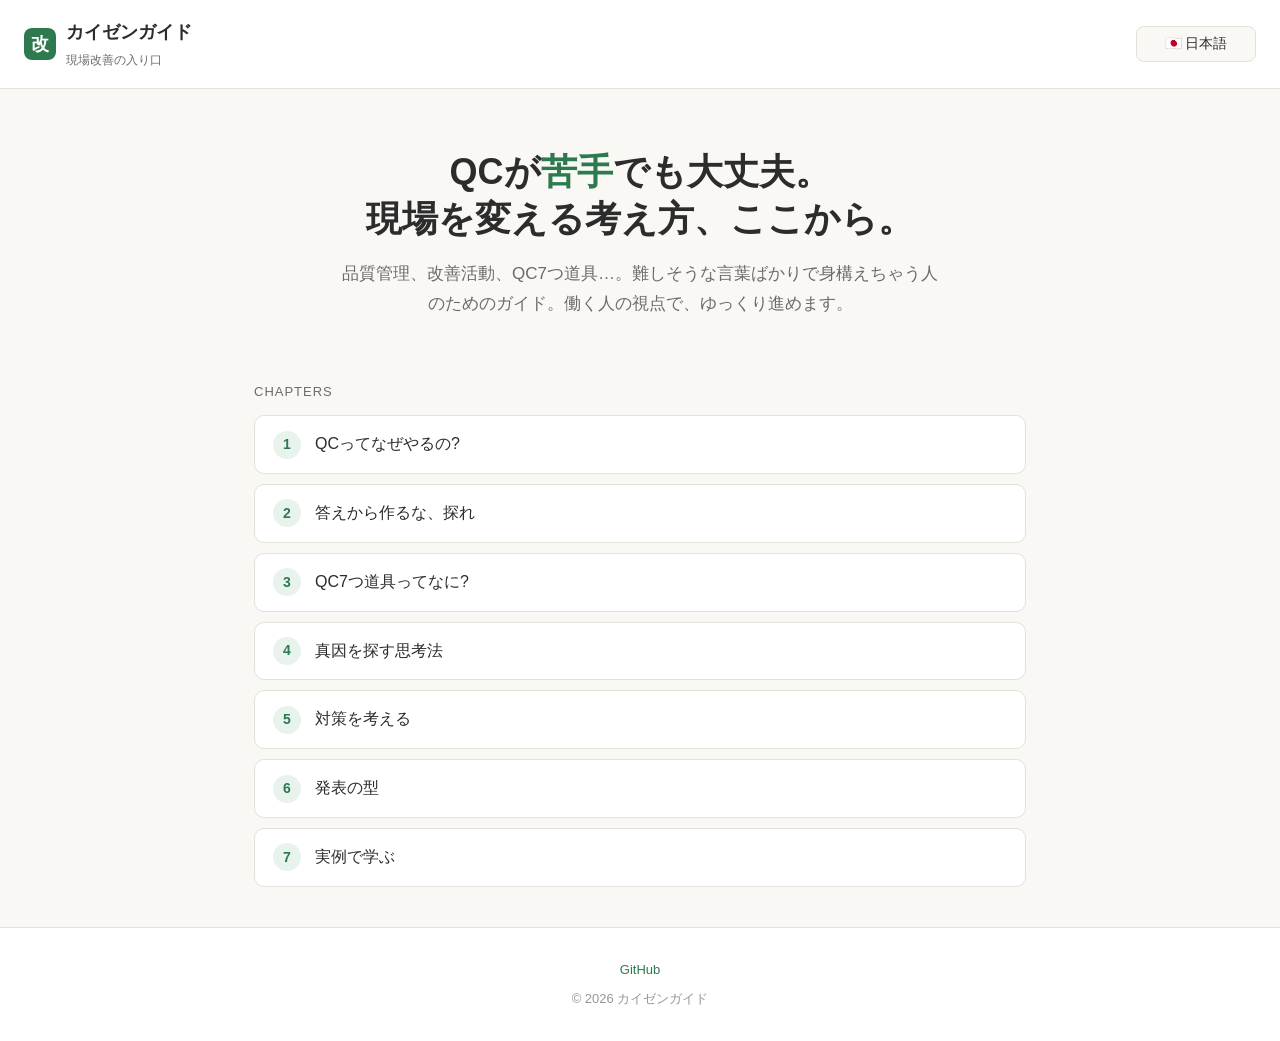
<file: index.html>
<!DOCTYPE html>
<html lang="ja">
<head>
<meta charset="UTF-8">
<meta name="viewport" content="width=device-width, initial-scale=1.0">
<title>カイゼンガイド | 現場改善の入り口</title>
<meta name="description" content="QCや現場改善が苦手な人のためのガイド。難しい用語抜きで、働く人の視点から学べる入門書。">
<link rel="stylesheet" href="style.css">
</head>
<body>
<header>
  <a href="index.html" class="brand">
    <div class="brand-logo">改</div>
    <div>
      <div class="brand-name" data-i18n="brand">カイゼンガイド</div>
      <div class="brand-sub" data-i18n="brandSub">現場改善の入り口</div>
    </div>
  </a>
  <div class="lang-switch"></div>
</header>

<section class="hero">
  <h1 data-i18n="heroTitle">QCが<span class="accent">苦手</span>でも大丈夫。<br>現場を変える考え方、ここから。</h1>
  <p data-i18n="heroSub">品質管理、改善活動、QC7つ道具…。難しそうな言葉ばかりで身構えちゃう人のためのガイド。働く人の視点で、ゆっくり進めます。</p>
</section>

<section class="chapter-nav">
  <div class="chapter-nav-title" data-i18n="chapters">CHAPTERS</div>
  <ul class="chapter-list">
    <li><a href="ch1.html" class="chapter-item"><span class="chapter-num">1</span><span class="chapter-title" data-i18n="ch1Title">QCってなぜやるの?</span></a></li>
    <li><a href="ch2.html" class="chapter-item"><span class="chapter-num">2</span><span class="chapter-title" data-i18n="ch2Title">答えから作るな、探れ</span></a></li>
    <li><a href="ch3.html" class="chapter-item"><span class="chapter-num">3</span><span class="chapter-title" data-i18n="ch3Title">QC7つ道具ってなに?</span></a></li>
    <li><a href="ch4.html" class="chapter-item"><span class="chapter-num">4</span><span class="chapter-title" data-i18n="ch4Title">真因を探す思考法</span></a></li>
    <li><a href="ch5.html" class="chapter-item"><span class="chapter-num">5</span><span class="chapter-title" data-i18n="ch5Title">対策を考える</span></a></li>
    <li><a href="ch6.html" class="chapter-item"><span class="chapter-num">6</span><span class="chapter-title" data-i18n="ch6Title">発表の型</span></a></li>
    <li><a href="ch7.html" class="chapter-item"><span class="chapter-num">7</span><span class="chapter-title" data-i18n="ch7Title">実例で学ぶ</span></a></li>
  </ul>
</section>

<footer>
  <p><a href="https://github.com/esandm4n1/kaizen-guide" target="_blank">GitHub</a></p>
  <p style="margin-top:6px; opacity:0.7;" data-i18n="copyright">© 2026 カイゼンガイド</p>
</footer>

<script src="_common.js"></script>
<script>
Object.assign(window.kaizenI18n.ja, {
  heroTitle: 'QCが<span class="accent">苦手</span>でも大丈夫。<br>現場を変える考え方、ここから。',
  heroSub: "品質管理、改善活動、QC7つ道具…。難しそうな言葉ばかりで身構えちゃう人のためのガイド。働く人の視点で、ゆっくり進めます。",
  ch1Title: "QCってなぜやるの?",
  ch2Title: "答えから作るな、探れ",
  ch3Title: "QC7つ道具ってなに?",
  ch4Title: "真因を探す思考法",
  ch5Title: "対策を考える",
  ch6Title: "発表の型",
  ch7Title: "実例で学ぶ"
});
Object.assign(window.kaizenI18n.en, {
  heroTitle: 'Not good with <span class="accent">QC</span>? That\'s fine.<br>How to change the shop floor, starts here.',
  heroSub: "Quality control, improvement activities, the 7 QC tools... A guide for people put off by intimidating terms. We go slowly, from the worker's perspective.",
  ch1Title: "Why do we even do QC?",
  ch2Title: "Don't build from the answer. Investigate.",
  ch3Title: "What are the 7 QC tools?",
  ch4Title: "How to find the real cause",
  ch5Title: "How to design countermeasures",
  ch6Title: "The presentation format",
  ch7Title: "Learn from real cases"
});
Object.assign(window.kaizenI18n.vi, {
  heroTitle: '<span class="accent">Không giỏi QC?</span><br>Không sao. Cách thay đổi hiện trường bắt đầu từ đây.',
  heroSub: "Quản lý chất lượng, hoạt động cải tiến, 7 công cụ QC... Hướng dẫn dành cho những người ngại các thuật ngữ khó. Chúng ta đi từ từ, từ góc nhìn của người lao động.",
  ch1Title: "Tại sao phải làm QC?",
  ch2Title: "Đừng bắt đầu từ câu trả lời. Hãy điều tra.",
  ch3Title: "7 công cụ QC là gì?",
  ch4Title: "Cách tìm nguyên nhân thực sự",
  ch5Title: "Cách nghĩ đối sách",
  ch6Title: "Khuôn mẫu thuyết trình",
  ch7Title: "Học qua ví dụ thực tế"
});
Object.assign(window.kaizenI18n.id, {
  heroTitle: '<span class="accent">Tidak pandai QC?</span><br>Tidak apa-apa. Cara mengubah lapangan, mulai dari sini.',
  heroSub: "Kontrol kualitas, kegiatan perbaikan, 7 alat QC... Panduan untuk orang yang takut dengan istilah sulit. Kita jalan pelan-pelan dari sudut pandang pekerja.",
  ch1Title: "Kenapa melakukan QC?",
  ch2Title: "Jangan mulai dari jawaban. Selidiki.",
  ch3Title: "Apa itu 7 alat QC?",
  ch4Title: "Cara mencari penyebab sejati",
  ch5Title: "Cara memikirkan tindakan",
  ch6Title: "Format presentasi",
  ch7Title: "Belajar dari contoh nyata"
});
Object.assign(window.kaizenI18n.my, {
  heroTitle: '<span class="accent">QC မကျွမ်းကျင်ဘူးလား?</span><br>အဆင်ပြေပါတယ်။ လုပ်ငန်းခွင်ကို ပြောင်းလဲခြင်းကို ဒီနေရာကစလိုက်ပါ။',
  heroSub: "အရည်အသွေးထိန်းချုပ်မှု၊ တိုးတက်မှုလုပ်ငန်းများ၊ QC ကိရိယာ ၇ မျိုး... ခက်ခဲသော အသုံးအနှုန်းများကြောင့် တုန်လှုပ်သူများအတွက် လမ်းညွှန်။ အလုပ်သမားရှုထောင့်မှ ဖြည်းဖြည်းချင်း သွားကြရအောင်။",
  ch1Title: "QC ကို ဘာလို့ လုပ်ရတာလဲ?",
  ch2Title: "အဖြေကနေ မစတင်ပါနဲ့။ စုံစမ်းပါ။",
  ch3Title: "QC ကိရိယာ ၇ မျိုး ဆိုတာဘာလဲ?",
  ch4Title: "တကယ့်အကြောင်းရင်းကို ရှာနည်း",
  ch5Title: "တုံ့ပြန်မှု ဒီဇိုင်း",
  ch6Title: "တင်ပြမှုပုံစံ",
  ch7Title: "လက်တွေ့နမူနာနှင့် လေ့လာခြင်း"
});
kaizenInitLang();
</script>
</body>
</html>
</file>
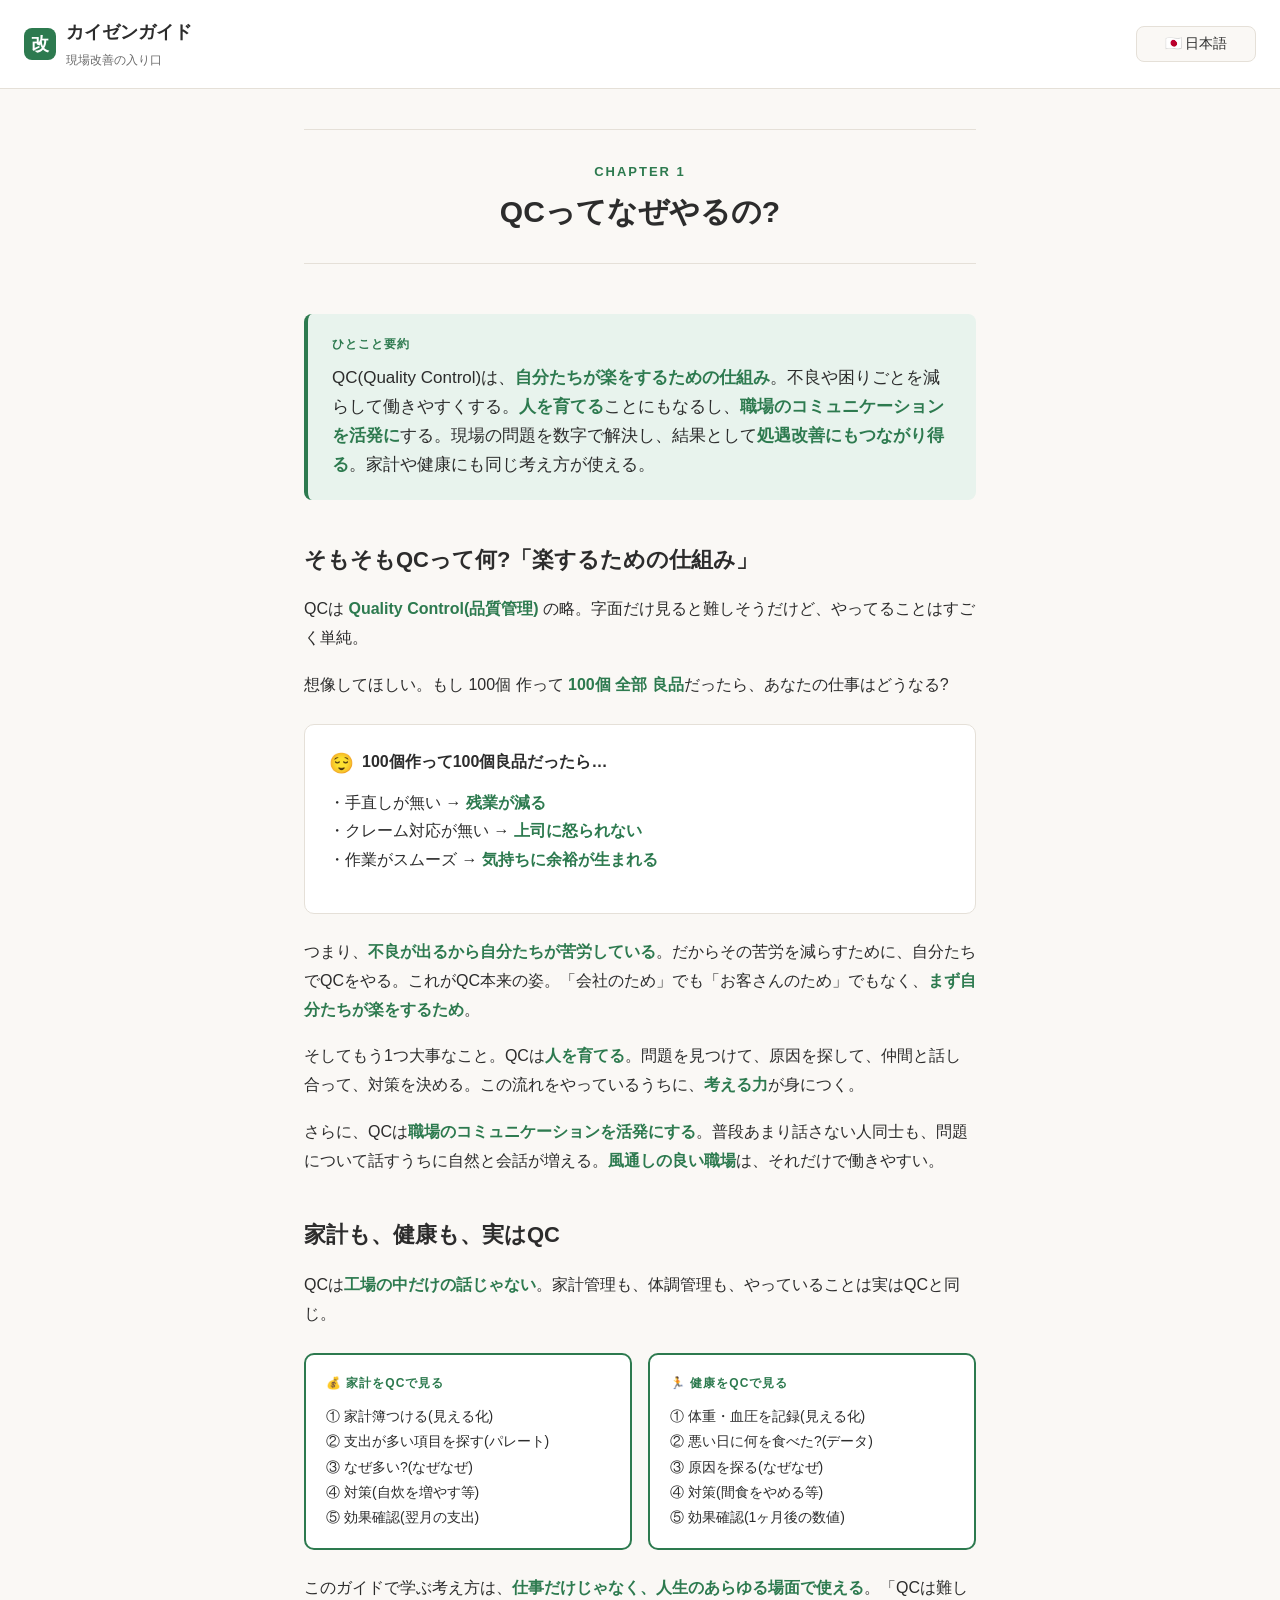
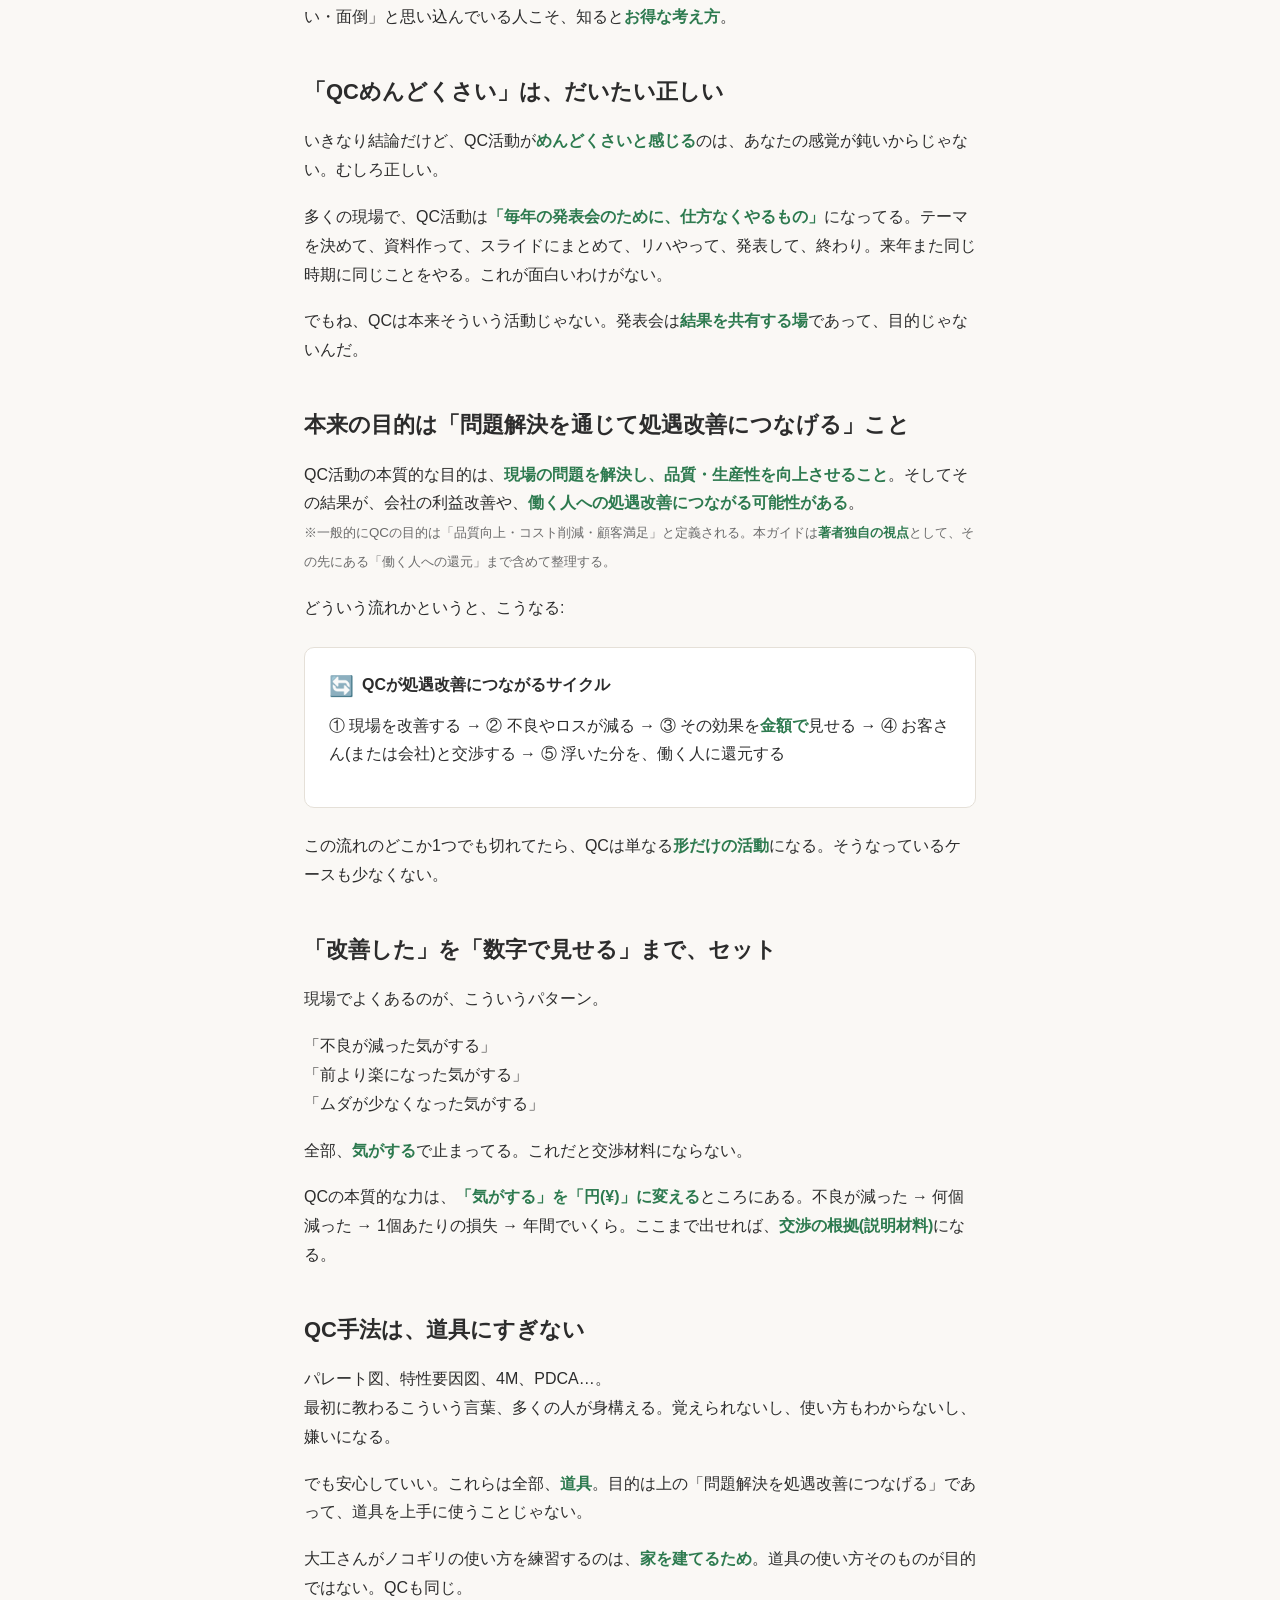
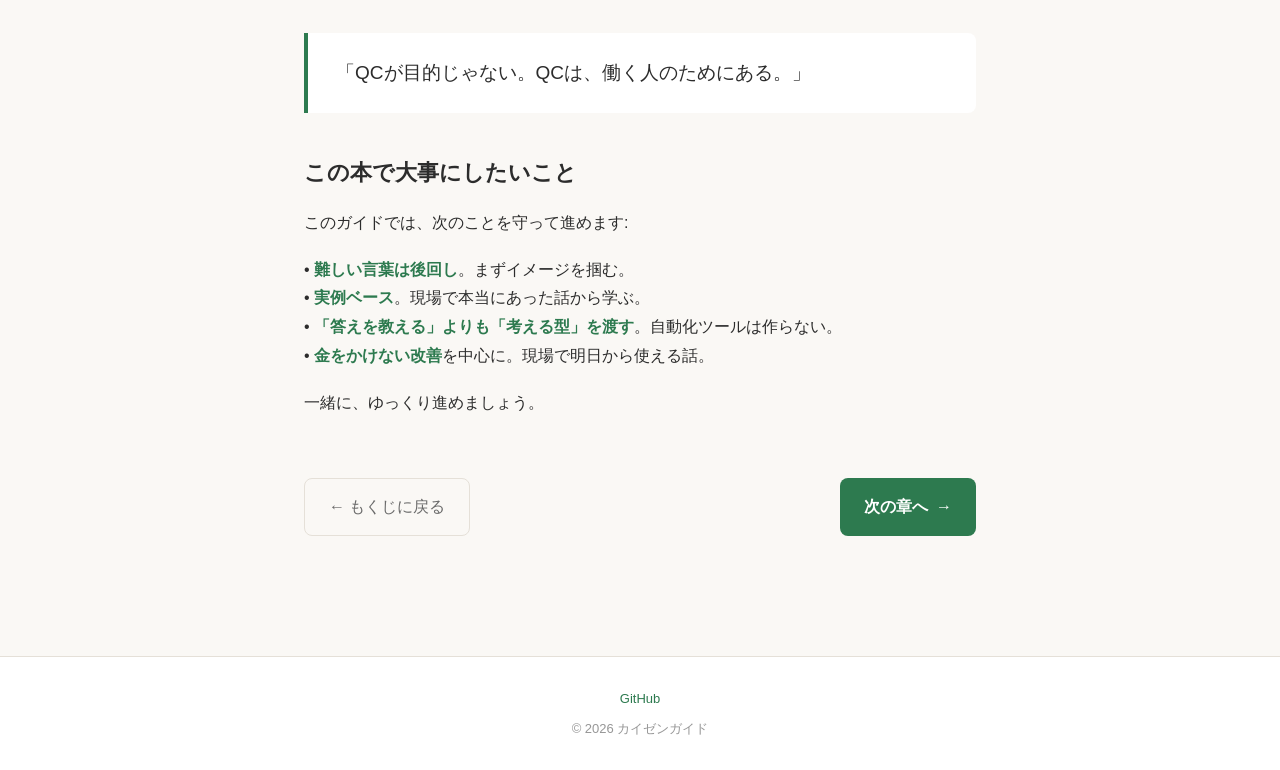
<file: ch1.html>
<!DOCTYPE html>
<html lang="ja">
<head>
<meta charset="UTF-8">
<meta name="viewport" content="width=device-width, initial-scale=1.0">
<title>第1章 QCってなぜやるの? | カイゼンガイド</title>
<link rel="stylesheet" href="style.css">
</head>
<body>
<header>
  <a href="index.html" class="brand">
    <div class="brand-logo">改</div>
    <div>
      <div class="brand-name" data-i18n="brand">カイゼンガイド</div>
      <div class="brand-sub" data-i18n="brandSub">現場改善の入り口</div>
    </div>
  </a>
  <div class="lang-switch"></div>
</header>

<article class="chapter-content">
  <div class="chapter-header">
    <div class="chapter-number-large" data-i18n="ch1Label">CHAPTER 1</div>
    <h2 data-i18n="ch1Title">QCってなぜやるの?</h2>
  </div>

  <div class="chapter-tldr">
    <div class="chapter-tldr-label" data-i18n="tldrLabel">ひとこと要約</div>
    <div class="chapter-tldr-text" data-i18n="ch1Tldr">QC(Quality Control)は、<strong>自分たちが楽をするための仕組み</strong>。不良や困りごとを減らして働きやすくする。<strong>人を育てる</strong>ことにもなるし、<strong>職場のコミュニケーションを活発に</strong>する。現場の問題を数字で解決し、結果として<strong>処遇改善にもつながり得る</strong>。家計や健康にも同じ考え方が使える。</div>
  </div>

  <h3 data-i18n="ch1_h0a">そもそもQCって何?「楽するための仕組み」</h3>
  <p data-i18n="ch1_p0a1">QCは <strong>Quality Control(品質管理)</strong> の略。字面だけ見ると難しそうだけど、やってることはすごく単純。</p>
  <p data-i18n="ch1_p0a2">想像してほしい。もし 100個 作って <strong>100個 全部 良品</strong>だったら、あなたの仕事はどうなる?</p>
  <div class="callout">
    <div class="callout-title"><span class="callout-icon">😌</span><span data-i18n="ch1_easeTitle">100個作って100個良品だったら…</span></div>
    <p data-i18n="ch1_easeBody">・手直しが無い → <strong>残業が減る</strong><br>・クレーム対応が無い → <strong>上司に怒られない</strong><br>・作業がスムーズ → <strong>気持ちに余裕が生まれる</strong></p>
  </div>
  <p data-i18n="ch1_p0a3">つまり、<strong>不良が出るから自分たちが苦労している</strong>。だからその苦労を減らすために、自分たちでQCをやる。これがQC本来の姿。「会社のため」でも「お客さんのため」でもなく、<strong>まず自分たちが楽をするため</strong>。</p>
  <p data-i18n="ch1_p0a4">そしてもう1つ大事なこと。QCは<strong>人を育てる</strong>。問題を見つけて、原因を探して、仲間と話し合って、対策を決める。この流れをやっているうちに、<strong>考える力</strong>が身につく。</p>
  <p data-i18n="ch1_p0a5">さらに、QCは<strong>職場のコミュニケーションを活発にする</strong>。普段あまり話さない人同士も、問題について話すうちに自然と会話が増える。<strong>風通しの良い職場</strong>は、それだけで働きやすい。</p>

  <h3 data-i18n="ch1_h0b">家計も、健康も、実はQC</h3>
  <p data-i18n="ch1_p0b1">QCは<strong>工場の中だけの話じゃない</strong>。家計管理も、体調管理も、やっていることは実はQCと同じ。</p>
  <div class="order-compare">
    <div class="order-box good">
      <div class="order-label" data-i18n="ch1_lifeLabel1">💰 家計をQCで見る</div>
      <div class="order-steps" data-i18n="ch1_lifeBody1">① 家計簿つける(見える化)<br>② 支出が多い項目を探す(パレート)<br>③ なぜ多い?(なぜなぜ)<br>④ 対策(自炊を増やす等)<br>⑤ 効果確認(翌月の支出)</div>
    </div>
    <div class="order-box good">
      <div class="order-label" data-i18n="ch1_lifeLabel2">🏃 健康をQCで見る</div>
      <div class="order-steps" data-i18n="ch1_lifeBody2">① 体重・血圧を記録(見える化)<br>② 悪い日に何を食べた?(データ)<br>③ 原因を探る(なぜなぜ)<br>④ 対策(間食をやめる等)<br>⑤ 効果確認(1ヶ月後の数値)</div>
    </div>
  </div>
  <p data-i18n="ch1_p0b2">このガイドで学ぶ考え方は、<strong>仕事だけじゃなく、人生のあらゆる場面で使える</strong>。「QCは難しい・面倒」と思い込んでいる人こそ、知ると<strong>お得な考え方</strong>。</p>

  <h3 data-i18n="ch1_h1">「QCめんどくさい」は、だいたい正しい</h3>
  <p data-i18n="ch1_p1">いきなり結論だけど、QC活動が<strong>めんどくさいと感じる</strong>のは、あなたの感覚が鈍いからじゃない。むしろ正しい。</p>
  <p data-i18n="ch1_p2">多くの現場で、QC活動は<strong>「毎年の発表会のために、仕方なくやるもの」</strong>になってる。テーマを決めて、資料作って、スライドにまとめて、リハやって、発表して、終わり。来年また同じ時期に同じことをやる。これが面白いわけがない。</p>
  <p data-i18n="ch1_p3">でもね、QCは本来そういう活動じゃない。発表会は<strong>結果を共有する場</strong>であって、目的じゃないんだ。</p>

  <h3 data-i18n="ch1_h2">本来の目的は「問題解決を通じて処遇改善につなげる」こと</h3>
  <p data-i18n="ch1_p4">QC活動の本質的な目的は、<strong>現場の問題を解決し、品質・生産性を向上させること</strong>。そしてその結果が、会社の利益改善や、<strong>働く人への処遇改善につながる可能性がある</strong>。<br><small style="color:var(--sub);">※一般的にQCの目的は「品質向上・コスト削減・顧客満足」と定義される。本ガイドは<strong>著者独自の視点</strong>として、その先にある「働く人への還元」まで含めて整理する。</small></p>
  <p data-i18n="ch1_p5">どういう流れかというと、こうなる:</p>

  <div class="callout">
    <div class="callout-title"><span class="callout-icon">🔄</span><span data-i18n="cycleTitle">QCが処遇改善につながるサイクル</span></div>
    <p data-i18n="cycleStep">① 現場を改善する → ② 不良やロスが減る → ③ その効果を<strong>金額で</strong>見せる → ④ お客さん(または会社)と交渉する → ⑤ 浮いた分を、働く人に還元する</p>
  </div>

  <p data-i18n="ch1_p6">この流れのどこか1つでも切れてたら、QCは単なる<strong>形だけの活動</strong>になる。そうなっているケースも少なくない。</p>

  <h3 data-i18n="ch1_h3">「改善した」を「数字で見せる」まで、セット</h3>
  <p data-i18n="ch1_p7">現場でよくあるのが、こういうパターン。</p>
  <p data-i18n="ch1_p8">「不良が減った気がする」<br>「前より楽になった気がする」<br>「ムダが少なくなった気がする」</p>
  <p data-i18n="ch1_p9">全部、<strong>気がする</strong>で止まってる。これだと交渉材料にならない。</p>
  <p data-i18n="ch1_p10">QCの本質的な力は、<strong>「気がする」を「円(¥)」に変える</strong>ところにある。不良が減った → 何個減った → 1個あたりの損失 → 年間でいくら。ここまで出せれば、<strong>交渉の根拠(説明材料)</strong>になる。</p>

  <h3 data-i18n="ch1_h4">QC手法は、道具にすぎない</h3>
  <p data-i18n="ch1_p11">パレート図、特性要因図、4M、PDCA…。<br>最初に教わるこういう言葉、多くの人が身構える。覚えられないし、使い方もわからないし、嫌いになる。</p>
  <p data-i18n="ch1_p12">でも安心していい。これらは全部、<strong>道具</strong>。目的は上の「問題解決を処遇改善につなげる」であって、道具を上手に使うことじゃない。</p>
  <p data-i18n="ch1_p13">大工さんがノコギリの使い方を練習するのは、<strong>家を建てるため</strong>。道具の使い方そのものが目的ではない。QCも同じ。</p>

  <div class="quote" data-i18n="ch1_quote">「QCが目的じゃない。QCは、働く人のためにある。」</div>

  <h3 data-i18n="ch1_h5">この本で大事にしたいこと</h3>
  <p data-i18n="ch1_p14">このガイドでは、次のことを守って進めます:</p>
  <p data-i18n="ch1_p15">• <strong>難しい言葉は後回し</strong>。まずイメージを掴む。<br>• <strong>実例ベース</strong>。現場で本当にあった話から学ぶ。<br>• <strong>「答えを教える」よりも「考える型」を渡す</strong>。自動化ツールは作らない。<br>• <strong>金をかけない改善</strong>を中心に。現場で明日から使える話。</p>
  <p data-i18n="ch1_p16">一緒に、ゆっくり進めましょう。</p>

  <div class="next-nav">
    <a href="index.html" class="back-btn">← <span data-i18n="backToHome">もくじに戻る</span></a>
    <a href="ch2.html" class="next-btn"><span data-i18n="nextChapter">次の章へ</span> →</a>
  </div>
</article>

<footer>
  <p><a href="https://github.com/esandm4n1/kaizen-guide" target="_blank">GitHub</a></p>
  <p style="margin-top:6px; opacity:0.7;" data-i18n="copyright">© 2026 カイゼンガイド</p>
</footer>

<script src="_common.js"></script>
<script>
// 日本語
Object.assign(window.kaizenI18n.ja, {
  ch1Label: "CHAPTER 1",
  ch1Title: "QCってなぜやるの?",
  ch1Tldr: 'QC(Quality Control)は、<strong>自分たちが楽をするための仕組み</strong>。不良や困りごとを減らして働きやすくする。<strong>人を育てる</strong>ことにもなるし、<strong>職場のコミュニケーションを活発に</strong>する。現場の問題を数字で解決し、結果として<strong>処遇改善にもつながり得る</strong>。家計や健康にも同じ考え方が使える。',
  ch1_h0a: 'そもそもQCって何?「楽するための仕組み」',
  ch1_p0a1: 'QCは <strong>Quality Control(品質管理)</strong> の略。字面だけ見ると難しそうだけど、やってることはすごく単純。',
  ch1_p0a2: '想像してほしい。もし 100個 作って <strong>100個 全部 良品</strong>だったら、あなたの仕事はどうなる?',
  ch1_easeTitle: '100個作って100個良品だったら…',
  ch1_easeBody: '・手直しが無い → <strong>残業が減る</strong><br>・クレーム対応が無い → <strong>上司に怒られない</strong><br>・作業がスムーズ → <strong>気持ちに余裕が生まれる</strong>',
  ch1_p0a3: 'つまり、<strong>不良が出るから自分たちが苦労している</strong>。だからその苦労を減らすために、自分たちでQCをやる。これがQC本来の姿。「会社のため」でも「お客さんのため」でもなく、<strong>まず自分たちが楽をするため</strong>。',
  ch1_p0a4: 'そしてもう1つ大事なこと。QCは<strong>人を育てる</strong>。問題を見つけて、原因を探して、仲間と話し合って、対策を決める。この流れをやっているうちに、<strong>考える力</strong>が身につく。',
  ch1_p0a5: 'さらに、QCは<strong>職場のコミュニケーションを活発にする</strong>。普段あまり話さない人同士も、問題について話すうちに自然と会話が増える。<strong>風通しの良い職場</strong>は、それだけで働きやすい。',
  ch1_h0b: '家計も、健康も、実はQC',
  ch1_p0b1: 'QCは<strong>工場の中だけの話じゃない</strong>。家計管理も、体調管理も、やっていることは実はQCと同じ。',
  ch1_lifeLabel1: '💰 家計をQCで見る',
  ch1_lifeBody1: '① 家計簿つける(見える化)<br>② 支出が多い項目を探す(パレート)<br>③ なぜ多い?(なぜなぜ)<br>④ 対策(自炊を増やす等)<br>⑤ 効果確認(翌月の支出)',
  ch1_lifeLabel2: '🏃 健康をQCで見る',
  ch1_lifeBody2: '① 体重・血圧を記録(見える化)<br>② 悪い日に何を食べた?(データ)<br>③ 原因を探る(なぜなぜ)<br>④ 対策(間食をやめる等)<br>⑤ 効果確認(1ヶ月後の数値)',
  ch1_p0b2: 'このガイドで学ぶ考え方は、<strong>仕事だけじゃなく、人生のあらゆる場面で使える</strong>。「QCは難しい・面倒」と思い込んでいる人こそ、知ると<strong>お得な考え方</strong>。',
  ch1_h1: "「QCめんどくさい」は、だいたい正しい",
  ch1_p1: 'いきなり結論だけど、QC活動が<strong>めんどくさいと感じる</strong>のは、あなたの感覚が鈍いからじゃない。むしろ正しい。',
  ch1_p2: '多くの現場で、QC活動は<strong>「毎年の発表会のために、仕方なくやるもの」</strong>になってる。テーマを決めて、資料作って、スライドにまとめて、リハやって、発表して、終わり。来年また同じ時期に同じことをやる。これが面白いわけがない。',
  ch1_p3: 'でもね、QCは本来そういう活動じゃない。発表会は<strong>結果を共有する場</strong>であって、目的じゃないんだ。',
  ch1_h2: "本来の目的は「問題解決を通じて処遇改善につなげる」こと",
  ch1_p4: 'QC活動の本質的な目的は、<strong>現場の問題を解決し、品質・生産性を向上させること</strong>。そしてその結果が、会社の利益改善や、<strong>働く人への処遇改善につながる可能性がある</strong>。<br><small style="color:var(--sub);">※一般的にQCの目的は「品質向上・コスト削減・顧客満足」と定義される。本ガイドは<strong>著者独自の視点</strong>として、その先にある「働く人への還元」まで含めて整理する。</small>',
  ch1_p5: 'どういう流れかというと、こうなる:',
  cycleTitle: "QCが処遇改善につながるサイクル",
  cycleStep: '① 現場を改善する → ② 不良やロスが減る → ③ その効果を<strong>金額で</strong>見せる → ④ お客さん(または会社)と交渉する → ⑤ 浮いた分を、働く人に還元する',
  ch1_p6: 'この流れのどこか1つでも切れてたら、QCは単なる<strong>形だけの活動</strong>になる。そうなっているケースも少なくない。',
  ch1_h3: "「改善した」を「数字で見せる」まで、セット",
  ch1_p7: '現場でよくあるのが、こういうパターン。',
  ch1_p8: '「不良が減った気がする」<br>「前より楽になった気がする」<br>「ムダが少なくなった気がする」',
  ch1_p9: '全部、<strong>気がする</strong>で止まってる。これだと交渉材料にならない。',
  ch1_p10: 'QCの本質的な力は、<strong>「気がする」を「円(¥)」に変える</strong>ところにある。不良が減った → 何個減った → 1個あたりの損失 → 年間でいくら。ここまで出せれば、<strong>交渉の根拠(説明材料)</strong>になる。',
  ch1_h4: "QC手法は、道具にすぎない",
  ch1_p11: 'パレート図、特性要因図、4M、PDCA…。<br>最初に教わるこういう言葉、多くの人が身構える。覚えられないし、使い方もわからないし、嫌いになる。',
  ch1_p12: 'でも安心していい。これらは全部、<strong>道具</strong>。目的は上の「問題解決を処遇改善につなげる」であって、道具を上手に使うことじゃない。',
  ch1_p13: '大工さんがノコギリの使い方を練習するのは、<strong>家を建てるため</strong>。道具の使い方そのものが目的ではない。QCも同じ。',
  ch1_quote: '「QCが目的じゃない。QCは、働く人のためにある。」',
  ch1_h5: "この本で大事にしたいこと",
  ch1_p14: 'このガイドでは、次のことを守って進めます:',
  ch1_p15: '• <strong>難しい言葉は後回し</strong>。まずイメージを掴む。<br>• <strong>実例ベース</strong>。現場で本当にあった話から学ぶ。<br>• <strong>「答えを教える」よりも「考える型」を渡す</strong>。自動化ツールは作らない。<br>• <strong>金をかけない改善</strong>を中心に。現場で明日から使える話。',
  ch1_p16: '一緒に、ゆっくり進めましょう。'
});

// 英語
Object.assign(window.kaizenI18n.en, {
  ch1Label: "CHAPTER 1",
  ch1Title: "Why do we even do QC?",
  ch1Tldr: 'QC (Quality Control) is <strong>a system to make your own life easier</strong>. Reduce defects and problems so work becomes smoother. It also <strong>develops people</strong> and <strong>makes workplace communication more active</strong>. Solving shop floor problems with numbers can, as a result, <strong>lead to improved treatment and compensation</strong>. The same thinking applies to household budgets and your own health.',
  ch1_h0a: 'So what is QC, really? "A system for making life easier"',
  ch1_p0a1: 'QC stands for <strong>Quality Control</strong>. The name sounds heavy, but what it actually does is simple.',
  ch1_p0a2: 'Imagine this. If you made 100 units and <strong>all 100 came out good</strong>, what would your workday look like?',
  ch1_easeTitle: 'If 100 out of 100 came out good...',
  ch1_easeBody: '・No rework → <strong>less overtime</strong><br>・No customer complaints → <strong>no getting chewed out by your boss</strong><br>・Work flows smoothly → <strong>you get breathing room</strong>',
  ch1_p0a3: 'In other words, <strong>you\'re struggling because defects happen</strong>. So to reduce that struggle, you do QC yourselves. That\'s what QC is originally for. Not "for the company," not "for the customer" — <strong>first and foremost, to make your own life easier</strong>.',
  ch1_p0a4: 'And there\'s another important thing. QC <strong>develops people</strong>. Find the problem, look for causes, talk with your teammates, decide on countermeasures. While you\'re doing this over and over, you build <strong>the ability to think</strong>.',
  ch1_p0a5: 'On top of that, QC <strong>energizes workplace communication</strong>. People who don\'t usually talk to each other start talking naturally as they discuss problems. <strong>A workplace where people talk openly</strong> is, just by itself, easier to work in.',
  ch1_h0b: 'Household budget and health are actually QC too',
  ch1_p0b1: 'QC is <strong>not only for the factory</strong>. Managing household money and managing your own health are doing the same thing as QC.',
  ch1_lifeLabel1: '💰 Household budget as QC',
  ch1_lifeBody1: '① Keep a household ledger (make it visible)<br>② Find the biggest spending (Pareto)<br>③ Why so much? (5 Whys)<br>④ Countermeasure (cook at home, etc.)<br>⑤ Confirm effect (next month\'s spending)',
  ch1_lifeLabel2: '🏃 Health as QC',
  ch1_lifeBody2: '① Record weight & blood pressure (make it visible)<br>② What did you eat on bad days? (data)<br>③ Find the cause (5 Whys)<br>④ Countermeasure (stop snacking, etc.)<br>⑤ Confirm effect (numbers after one month)',
  ch1_p0b2: 'The way of thinking you learn in this guide works <strong>not only at work, but in every part of life</strong>. If you\'ve been stuck thinking "QC is hard and annoying," this is exactly the kind of thinking that pays off once you pick it up.',
  ch1_h1: '"QC is a pain" — you\'re basically right',
  ch1_p1: 'Right off the bat: if you feel QC activities are <strong>a pain</strong>, it\'s not because your senses are dull. You\'re actually right.',
  ch1_p2: 'At many shop floors, QC has become <strong>"something we do reluctantly for the annual presentation."</strong> Pick a theme, make the slides, rehearse, present, done. Same thing next year. No way this is fun.',
  ch1_p3: 'But QC was never supposed to be that. The presentation is a <strong>place to share results</strong>, not the purpose.',
  ch1_h2: 'The real purpose is "to improve compensation through problem-solving"',
  ch1_p4: 'The essential purpose of QC activities is <strong>to solve shop floor problems and improve quality and productivity</strong>. As a result, this <strong>can lead to improvements in company profits and improved treatment and compensation for workers</strong>.<br><small style="color:var(--sub);">*QC is generally defined as aiming at "quality improvement, cost reduction, customer satisfaction." This guide adds, as the <strong>author\'s original view</strong>, the further step of "returning value to the workers."</small>',
  ch1_p5: 'Here\'s how the flow works:',
  cycleTitle: "The cycle from QC to improved compensation",
  cycleStep: '① Improve the shop floor → ② Defects and losses decrease → ③ Show the effect <strong>in money</strong> → ④ Negotiate with the customer (or the company) → ⑤ Return the savings to the workers',
  ch1_p6: 'If any one of these links breaks, QC becomes just <strong>a formality</strong>. Cases like this are not uncommon.',
  ch1_h3: '"Improved" must include "shown in numbers"',
  ch1_p7: 'A common pattern on the shop floor:',
  ch1_p8: '"I feel like defects went down."<br>"I feel like things got easier."<br>"I feel like there\'s less waste."',
  ch1_p9: 'All stuck at <strong>"I feel like"</strong>. That won\'t work as a negotiation card.',
  ch1_p10: 'The real power of QC is to <strong>convert "I feel like" into "yen (¥)"</strong>. Defects down → how many → loss per unit → annual total. Once you get here, it becomes a <strong>basis for negotiation (supporting evidence)</strong>.',
  ch1_h4: "QC methods are just tools",
  ch1_p11: 'Pareto charts, fishbone diagrams, 4M, PDCA...<br>These are the words many people get scared of from day one. Hard to remember, hard to use, easy to hate.',
  ch1_p12: 'But don\'t worry. These are all just <strong>tools</strong>. The purpose is "connecting problem-solving to improved compensation" — not mastering the tools.',
  ch1_p13: 'A carpenter practices using a saw <strong>to build a house</strong>. Mastering the tool itself is not the goal. QC is the same.',
  ch1_quote: '"QC is not the goal. QC exists for the people who work."',
  ch1_h5: "What this book cares about",
  ch1_p14: 'In this guide, we keep these promises:',
  ch1_p15: '• <strong>Hard words come later</strong>. Grasp the image first.<br>• <strong>Example-based</strong>. Learn from real shop floor stories.<br>• <strong>"Hand over thinking patterns" rather than "give answers"</strong>. We don\'t build automation.<br>• <strong>Improvements without spending money</strong>. Things you can use tomorrow.',
  ch1_p16: 'Let\'s go slowly, together.'
});

// ベトナム語
Object.assign(window.kaizenI18n.vi, {
  ch1Label: "CHƯƠNG 1",
  ch1Title: "Tại sao phải làm QC?",
  ch1Tldr: 'QC (Quality Control) là <strong>hệ thống để chính chúng ta được nhẹ nhàng hơn</strong>. Giảm lỗi và phiền toái để công việc dễ dàng hơn. Nó cũng <strong>đào tạo con người</strong> và <strong>làm cho giao tiếp nơi làm việc sôi nổi hơn</strong>. Giải quyết vấn đề hiện trường bằng con số, kết quả là có thể <strong>dẫn đến cải thiện chế độ đãi ngộ</strong>. Cùng cách suy nghĩ này áp dụng được cho việc quản lý chi tiêu và sức khỏe.',
  ch1_h0a: 'Rốt cuộc QC là gì? "Hệ thống để được nhẹ nhàng"',
  ch1_p0a1: 'QC là viết tắt của <strong>Quality Control (Quản lý chất lượng)</strong>. Nghe có vẻ khó, nhưng việc làm thì rất đơn giản.',
  ch1_p0a2: 'Hãy tưởng tượng. Nếu làm 100 sản phẩm mà <strong>cả 100 đều đạt tiêu chuẩn</strong>, công việc của bạn sẽ thế nào?',
  ch1_easeTitle: 'Nếu 100 trong 100 đều đạt...',
  ch1_easeBody: '・Không phải sửa lại → <strong>giảm tăng ca</strong><br>・Không có khiếu nại → <strong>không bị sếp mắng</strong><br>・Công việc trôi chảy → <strong>có thời gian thở</strong>',
  ch1_p0a3: 'Nói cách khác, <strong>vì có lỗi nên chính chúng ta vất vả</strong>. Vậy để giảm sự vất vả đó, chính chúng ta làm QC. Đó là bản chất của QC. Không phải "vì công ty", không phải "vì khách hàng" — <strong>trước hết là để chính chúng ta được nhẹ nhàng</strong>.',
  ch1_p0a4: 'Và còn một điều quan trọng nữa. QC <strong>đào tạo con người</strong>. Tìm vấn đề, tìm nguyên nhân, thảo luận với đồng nghiệp, quyết định đối sách. Làm đi làm lại như vậy, bạn sẽ có được <strong>năng lực tư duy</strong>.',
  ch1_p0a5: 'Thêm nữa, QC <strong>làm sôi nổi giao tiếp nơi làm việc</strong>. Những người bình thường ít nói chuyện cũng tự nhiên nói nhiều hơn khi bàn về vấn đề. <strong>Nơi làm việc thoáng đãng</strong> tự nó đã dễ làm việc hơn.',
  ch1_h0b: 'Quản lý chi tiêu và sức khỏe cũng chính là QC',
  ch1_p0b1: 'QC <strong>không chỉ là chuyện trong nhà máy</strong>. Quản lý chi tiêu gia đình và chăm sóc sức khỏe bản chất đều giống QC.',
  ch1_lifeLabel1: '💰 Nhìn chi tiêu bằng QC',
  ch1_lifeBody1: '① Ghi sổ chi tiêu (trực quan hóa)<br>② Tìm khoản chi lớn nhất (Pareto)<br>③ Tại sao chi nhiều? (5 Why)<br>④ Đối sách (tự nấu ăn nhiều hơn, v.v.)<br>⑤ Xác nhận hiệu quả (chi tiêu tháng sau)',
  ch1_lifeLabel2: '🏃 Nhìn sức khỏe bằng QC',
  ch1_lifeBody2: '① Ghi cân nặng, huyết áp (trực quan hóa)<br>② Ngày xấu đã ăn gì? (dữ liệu)<br>③ Tìm nguyên nhân (5 Why)<br>④ Đối sách (bỏ ăn vặt, v.v.)<br>⑤ Xác nhận hiệu quả (con số sau 1 tháng)',
  ch1_p0b2: 'Cách nghĩ học được trong hướng dẫn này <strong>không chỉ dùng ở công việc, mà dùng được ở mọi mặt cuộc sống</strong>. Những người nghĩ rằng "QC khó, phiền" chính là những người sẽ <strong>được lợi nhất</strong> khi biết cách nghĩ này.',
  ch1_h1: '"QC phiền phức" — Bạn đúng đấy',
  ch1_p1: 'Nói thẳng ra: nếu bạn thấy hoạt động QC <strong>phiền phức</strong>, không phải vì cảm giác của bạn sai. Bạn đúng rồi.',
  ch1_p2: 'Ở nhiều hiện trường, QC đã trở thành <strong>"việc miễn cưỡng làm cho buổi thuyết trình hàng năm"</strong>. Chọn chủ đề, làm tài liệu, tập luyện, thuyết trình, xong. Năm sau lại lặp lại. Điều này không thể nào thú vị được.',
  ch1_p3: 'Nhưng QC vốn không phải như vậy. Buổi thuyết trình là <strong>nơi chia sẻ kết quả</strong>, không phải là mục đích.',
  ch1_h2: 'Mục đích thực sự là "cải thiện chế độ đãi ngộ thông qua giải quyết vấn đề"',
  ch1_p4: 'Mục đích cốt lõi của hoạt động QC là <strong>giải quyết vấn đề hiện trường và cải thiện chất lượng, năng suất</strong>. Kết quả là, điều này <strong>có thể dẫn đến cải thiện lợi nhuận công ty và chế độ đãi ngộ cho người lao động</strong>.<br><small style="color:var(--sub);">*QC thường được định nghĩa là hướng tới "cải thiện chất lượng, giảm chi phí, thỏa mãn khách hàng". Hướng dẫn này, theo <strong>quan điểm riêng của tác giả</strong>, bao gồm cả bước tiếp theo: "hoàn trả giá trị cho người lao động".</small>',
  ch1_p5: 'Quá trình diễn ra như sau:',
  cycleTitle: "Chu trình từ QC đến cải thiện chế độ đãi ngộ",
  cycleStep: '① Cải tiến hiện trường → ② Giảm lỗi và lãng phí → ③ Thể hiện hiệu quả <strong>bằng tiền</strong> → ④ Đàm phán với khách hàng (hoặc công ty) → ⑤ Chia sẻ phần dư cho người lao động',
  ch1_p6: 'Nếu một mắt xích nào đó bị đứt, QC chỉ còn là <strong>hoạt động mang tính hình thức</strong>. Những trường hợp như vậy không hiếm.',
  ch1_h3: 'Từ "đã cải thiện" đến "thể hiện bằng con số" là một bộ',
  ch1_p7: 'Mẫu thường gặp tại hiện trường:',
  ch1_p8: '"Cảm thấy lỗi đã giảm."<br>"Cảm thấy công việc dễ hơn trước."<br>"Cảm thấy lãng phí ít đi."',
  ch1_p9: 'Tất cả đều dừng ở <strong>"cảm thấy"</strong>. Như vậy không thể dùng làm tài liệu đàm phán.',
  ch1_p10: 'Sức mạnh thực sự của QC là <strong>biến "cảm thấy" thành "yên (¥)"</strong>. Lỗi giảm → giảm bao nhiêu → thiệt hại mỗi đơn vị → tổng một năm. Nếu làm được đến đây, nó sẽ trở thành <strong>cơ sở cho đàm phán (tài liệu giải thích)</strong>.',
  ch1_h4: "Phương pháp QC chỉ là công cụ",
  ch1_p11: 'Biểu đồ Pareto, sơ đồ xương cá, 4M, PDCA...<br>Đây là những từ mà nhiều người sợ ngay từ đầu. Khó nhớ, khó dùng, dễ ghét.',
  ch1_p12: 'Nhưng yên tâm. Tất cả đều chỉ là <strong>công cụ</strong>. Mục đích là "kết nối giải quyết vấn đề với cải thiện chế độ đãi ngộ" ở trên, không phải là thành thạo công cụ.',
  ch1_p13: 'Thợ mộc luyện dùng cưa là <strong>để xây nhà</strong>. Việc thành thạo công cụ không phải là mục đích. QC cũng vậy.',
  ch1_quote: '"QC không phải mục đích. QC tồn tại vì người lao động."',
  ch1_h5: "Những điều cuốn sách này coi trọng",
  ch1_p14: 'Trong hướng dẫn này, chúng tôi giữ những nguyên tắc sau:',
  ch1_p15: '• <strong>Từ khó để sau</strong>. Nắm hình ảnh trước.<br>• <strong>Dựa trên ví dụ thực tế</strong>. Học từ câu chuyện thật ở hiện trường.<br>• <strong>Trao "khuôn mẫu suy nghĩ" thay vì "câu trả lời"</strong>. Không tạo công cụ tự động.<br>• <strong>Cải tiến không tốn tiền</strong> là trọng tâm. Những điều có thể áp dụng ngay từ ngày mai.',
  ch1_p16: 'Chúng ta hãy đi từ từ, cùng nhau.'
});

// インドネシア語
Object.assign(window.kaizenI18n.id, {
  ch1Label: "BAB 1",
  ch1Title: "Kenapa melakukan QC?",
  ch1Tldr: 'QC (Quality Control) adalah <strong>sistem agar kita sendiri jadi lebih mudah</strong>. Kurangi cacat dan masalah supaya kerja lebih lancar. Ini juga <strong>mendidik orang</strong> dan <strong>membuat komunikasi tempat kerja lebih hidup</strong>. Menyelesaikan masalah lapangan dengan angka bisa, sebagai hasilnya, <strong>mengarah pada peningkatan perlakuan dan kompensasi</strong>. Cara pikir yang sama berlaku untuk pengaturan keuangan dan kesehatan.',
  ch1_h0a: 'Sebenarnya QC itu apa? "Sistem supaya hidup lebih mudah"',
  ch1_p0a1: 'QC singkatan dari <strong>Quality Control (Pengendalian Mutu)</strong>. Nama-nya kedengaran berat, tapi yang dilakukan sebenarnya sederhana.',
  ch1_p0a2: 'Bayangkan. Kalau Anda membuat 100 barang dan <strong>semua 100 bagus</strong>, bagaimana hari kerja Anda?',
  ch1_easeTitle: 'Kalau 100 dari 100 semua bagus...',
  ch1_easeBody: '・Tidak perlu perbaiki ulang → <strong>lembur berkurang</strong><br>・Tidak ada komplain → <strong>tidak dimarahi atasan</strong><br>・Kerja lancar → <strong>ada ruang untuk bernapas</strong>',
  ch1_p0a3: 'Dengan kata lain, <strong>karena ada cacat maka kita sendiri yang repot</strong>. Maka untuk mengurangi kerepotan itu, kita sendiri melakukan QC. Itulah bentuk asli QC. Bukan "untuk perusahaan," bukan "untuk pelanggan" — <strong>pertama-tama supaya kita sendiri lebih mudah</strong>.',
  ch1_p0a4: 'Dan satu hal penting lagi. QC <strong>mendidik orang</strong>. Temukan masalah, cari penyebab, diskusi dengan rekan, tentukan tindakan. Dengan melakukan alur ini berulang, <strong>kemampuan berpikir</strong> akan terbentuk.',
  ch1_p0a5: 'Lebih lagi, QC <strong>menghidupkan komunikasi tempat kerja</strong>. Orang-orang yang biasanya jarang bicara pun jadi lebih sering bicara ketika membahas masalah. <strong>Tempat kerja yang terbuka</strong> itu sendiri sudah lebih nyaman untuk bekerja.',
  ch1_h0b: 'Keuangan dan kesehatan juga sebenarnya QC',
  ch1_p0b1: 'QC <strong>bukan hanya urusan dalam pabrik</strong>. Mengatur keuangan rumah tangga dan menjaga kesehatan sebenarnya sama saja dengan QC.',
  ch1_lifeLabel1: '💰 Lihat keuangan dengan QC',
  ch1_lifeBody1: '① Catat buku kas (visualisasi)<br>② Cari pengeluaran terbesar (Pareto)<br>③ Kenapa besar? (5 Why)<br>④ Tindakan (masak sendiri lebih banyak, dll.)<br>⑤ Cek efek (pengeluaran bulan depan)',
  ch1_lifeLabel2: '🏃 Lihat kesehatan dengan QC',
  ch1_lifeBody2: '① Catat berat & tekanan darah (visualisasi)<br>② Hari buruk makan apa? (data)<br>③ Cari penyebab (5 Why)<br>④ Tindakan (stop ngemil, dll.)<br>⑤ Cek efek (angka setelah 1 bulan)',
  ch1_p0b2: 'Cara pikir yang dipelajari di panduan ini bisa dipakai <strong>bukan hanya di pekerjaan, tapi di setiap sisi kehidupan</strong>. Orang yang menganggap "QC sulit dan ribet" justru yang paling <strong>untung</strong> kalau tahu cara pikir ini.',
  ch1_h1: '"QC ribet" — Anda benar',
  ch1_p1: 'Kesimpulan langsung: kalau Anda merasa kegiatan QC <strong>ribet</strong>, bukan karena perasaan Anda salah. Anda benar.',
  ch1_p2: 'Di banyak lapangan, QC sudah menjadi <strong>"sesuatu yang dilakukan dengan terpaksa untuk presentasi tahunan"</strong>. Pilih tema, buat materi, latihan, presentasi, selesai. Tahun depan mengulang lagi. Tidak mungkin menarik.',
  ch1_p3: 'Tapi QC asalnya bukan seperti itu. Presentasi adalah <strong>tempat berbagi hasil</strong>, bukan tujuan.',
  ch1_h2: 'Tujuan sejati adalah "meningkatkan perlakuan melalui penyelesaian masalah"',
  ch1_p4: 'Tujuan inti dari kegiatan QC adalah <strong>menyelesaikan masalah lapangan dan meningkatkan kualitas serta produktivitas</strong>. Hasilnya, ini <strong>dapat mengarah pada peningkatan laba perusahaan dan perbaikan perlakuan serta kompensasi bagi pekerja</strong>.<br><small style="color:var(--sub);">*QC umumnya didefinisikan sebagai "perbaikan kualitas, pengurangan biaya, kepuasan pelanggan". Panduan ini, sebagai <strong>sudut pandang asli penulis</strong>, menambahkan langkah berikutnya: "mengembalikan nilai kepada pekerja".</small>',
  ch1_p5: 'Alurnya seperti ini:',
  cycleTitle: "Siklus dari QC ke peningkatan perlakuan",
  cycleStep: '① Perbaiki lapangan → ② Cacat dan kerugian berkurang → ③ Tampilkan efeknya <strong>dalam uang</strong> → ④ Negosiasi dengan pelanggan (atau perusahaan) → ⑤ Kembalikan penghematan kepada pekerja',
  ch1_p6: 'Kalau salah satu mata rantai putus, QC hanya menjadi <strong>kegiatan formalitas</strong>. Kasus seperti ini tidak sedikit.',
  ch1_h3: 'Dari "sudah diperbaiki" ke "ditunjukkan dengan angka" itu satu paket',
  ch1_p7: 'Pola yang sering ditemui di lapangan:',
  ch1_p8: '"Rasanya cacat berkurang."<br>"Rasanya jadi lebih mudah."<br>"Rasanya pemborosan berkurang."',
  ch1_p9: 'Semua berhenti di <strong>"rasanya"</strong>. Ini tidak bisa dipakai sebagai bahan negosiasi.',
  ch1_p10: 'Kekuatan sejati QC adalah <strong>mengubah "rasanya" menjadi "yen (¥)"</strong>. Cacat turun → berapa banyak → kerugian per unit → total setahun. Kalau sampai sini, menjadi <strong>dasar negosiasi (materi penjelasan)</strong>.',
  ch1_h4: "Metode QC hanyalah alat",
  ch1_p11: 'Diagram Pareto, diagram tulang ikan, 4M, PDCA...<br>Kata-kata ini, banyak orang langsung takut di awal. Sulit diingat, sulit dipakai, mudah dibenci.',
  ch1_p12: 'Tapi tenang saja. Semua ini hanyalah <strong>alat</strong>. Tujuannya "menghubungkan penyelesaian masalah dengan peningkatan perlakuan" di atas, bukan menguasai alat.',
  ch1_p13: 'Tukang kayu berlatih pakai gergaji <strong>untuk membangun rumah</strong>. Menguasai alat itu sendiri bukan tujuan. QC pun sama.',
  ch1_quote: '"QC bukan tujuan. QC ada untuk para pekerja."',
  ch1_h5: "Hal yang dipegang buku ini",
  ch1_p14: 'Dalam panduan ini, kami memegang prinsip berikut:',
  ch1_p15: '• <strong>Kata sulit belakangan</strong>. Pahami gambaran dulu.<br>• <strong>Berbasis contoh nyata</strong>. Belajar dari cerita lapangan yang sungguhan.<br>• <strong>Memberikan "pola berpikir" daripada "jawaban"</strong>. Tidak membuat alat otomatis.<br>• <strong>Perbaikan tanpa mengeluarkan uang</strong> menjadi fokus. Hal yang bisa dipakai besok.',
  ch1_p16: 'Mari jalan pelan-pelan, bersama-sama.'
});

// ミャンマー語
Object.assign(window.kaizenI18n.my, {
  ch1Label: "အခန်း ၁",
  ch1Title: "QC ကို ဘာလို့ လုပ်ရတာလဲ?",
  ch1Tldr: 'QC (Quality Control) သည် <strong>ကိုယ်ကိုယ်တိုင် သက်သာစေရန် စနစ်</strong>။ ချွတ်ယွင်းမှုနှင့် ပြဿနာများ လျော့ချ၍ အလုပ်ပိုလွယ်ကူစေ။ ၎င်းသည် <strong>လူကို မွေးမြူ</strong>စေပြီး <strong>လုပ်ငန်းခွင် ဆက်သွယ်ရေးကို ပြန်လည်နိုးကြား</strong>စေ။ လုပ်ငန်းခွင် ပြဿနာများကို ဂဏန်းဖြင့် ဖြေရှင်း၍ ရလဒ်အနေဖြင့် <strong>ဆက်ဆံရေးနှင့် အခကြေးငွေ တိုးတက်မှုဆီသို့ ဦးတည်နိုင်</strong>။ တူညီသော တွေးခေါ်ပုံကို အိမ်ထောင်ငွေကြေး၊ ကျန်းမာရေးတွင်လည်း သုံးနိုင်သည်။',
  ch1_h0a: 'QC ဆိုတာ တကယ်ဘာလဲ? "သက်သာဖို့အတွက် စနစ်"',
  ch1_p0a1: 'QC သည် <strong>Quality Control (အရည်အသွေး ထိန်းချုပ်မှု)</strong> ၏ အတိုကောက်။ အမည်က ခက်ခဲပုံရသော်လည်း လုပ်သည့်အရာက အလွန်ရိုးရှင်း။',
  ch1_p0a2: 'စိတ်ကူးကြည့်ပါ။ အကယ်၍ ၁၀၀ ခု ထုတ်လုပ်၍ <strong>၁၀၀ လုံး အားလုံး ပစ္စည်းကောင်း</strong>ဆိုရင် သင့်အလုပ်က ဘယ်လို ဖြစ်မလဲ?',
  ch1_easeTitle: '၁၀၀/၁၀၀ အားလုံးကောင်းရင်...',
  ch1_easeBody: '・ပြန်ပြင်စရာ မရှိ → <strong>အပိုအချိန်ဆင်း လျော့သည်</strong><br>・စကားနာ မရှိ → <strong>အထက်လူကြီးကို မဆဲဆိုခံရ</strong><br>・အလုပ် ချောမွေ့ → <strong>စိတ်အေးလက်အေး ဖြစ်သည်</strong>',
  ch1_p0a3: 'တစ်နည်းအားဖြင့် <strong>ချွတ်ယွင်းမှုကြောင့် ကိုယ်တိုင်ပင် ပင်ပန်းနေသည်</strong>။ ထိုကြောင့် ထိုပင်ပန်းမှုကို လျော့ချရန် ကိုယ်တိုင် QC ကို လုပ်သည်။ ၎င်းသည် QC ၏ မူရင်းပုံသဏ္ဌာန်။ "ကုမ္ပဏီအတွက်" မဟုတ်၊ "သုံးစွဲသူအတွက်" မဟုတ် — <strong>ပထမဦးစွာ ကိုယ်တိုင် သက်သာဖို့အတွက်</strong>။',
  ch1_p0a4: 'ပြီးတော့ နောက်ထပ် အရေးကြီးသည့် အရာတစ်ခု။ QC သည် <strong>လူကို မွေးမြူ</strong>သည်။ ပြဿနာကို ရှာ၊ အကြောင်းရင်းကို ရှာ၊ အဖော်တွေနဲ့ ဆွေးနွေး၊ တုံ့ပြန်မှု ဆုံးဖြတ်။ ဤဖြစ်စဉ်ကို ထပ်ခါထပ်ခါ လုပ်နေတုန်း <strong>တွေးခေါ်နိုင်စွမ်း</strong> တိုးတက်လာသည်။',
  ch1_p0a5: 'ထို့အပြင် QC သည် <strong>လုပ်ငန်းခွင် ဆက်သွယ်ရေးကို တက်ကြွစေ</strong>သည်။ ပုံမှန် သိပ်မပြောဖြစ်သူများပင် ပြဿနာအကြောင်း ဆွေးနွေးရင်း သဘာဝအတိုင်း စကားများလာသည်။ <strong>လေဝင်လေထွက် ကောင်းသော လုပ်ငန်းခွင်</strong>သည် ၎င်းကိုယ်၌ ပင် အလုပ်လုပ်ရလွယ်ကူ။',
  ch1_h0b: 'အိမ်ထောင်ငွေကြေးနှင့် ကျန်းမာရေးတို့သည်လည်း QC',
  ch1_p0b1: 'QC သည် <strong>စက်ရုံထဲက အကြောင်းတစ်ခုတည်း မဟုတ်</strong>။ အိမ်ထောင်စု ငွေကြေး စီမံခန့်ခွဲခြင်းနှင့် ကျန်းမာရေး စောင့်ရှောက်ခြင်းတို့သည် အမှန်တကယ် QC နှင့် တူညီသည်။',
  ch1_lifeLabel1: '💰 အိမ်ထောင်ငွေကြေးကို QC ဖြင့် ကြည့်ခြင်း',
  ch1_lifeBody1: '① ငွေစာရင်း မှတ် (မြင်သာစေခြင်း)<br>② သုံးစွဲမှု အများဆုံးရှာ (Pareto)<br>③ ဘာကြောင့် များ? (5 Why)<br>④ တုံ့ပြန်မှု (ကိုယ်ချက်သည် ပိုများလာ စသည်)<br>⑤ အကျိုးသက်ရောက်မှု စစ်ဆေး (နောက်လ သုံးစွဲမှု)',
  ch1_lifeLabel2: '🏃 ကျန်းမာရေးကို QC ဖြင့် ကြည့်ခြင်း',
  ch1_lifeBody2: '① အလေးချိန်၊ သွေးပေါင် မှတ် (မြင်သာစေခြင်း)<br>② မကောင်းသော နေ့က ဘာစား? (ဒေတာ)<br>③ အကြောင်းရင်း ရှာ (5 Why)<br>④ တုံ့ပြန်မှု (ကြားစားမှု ရပ်တန့် စသည်)<br>⑤ အကျိုးသက်ရောက်မှု စစ်ဆေး (၁ လ နောက်ပိုင်း ဂဏန်း)',
  ch1_p0b2: 'ဤလမ်းညွှန်တွင် သင်ယူသော တွေးခေါ်ပုံသည် <strong>အလုပ်ထဲသာမက ဘဝ၏ ကဏ္ဍ အားလုံးတွင် သုံးနိုင်</strong>။ "QC က ခက်တယ်၊ ပင်ပန်းတယ်" ဟု ထင်နေသူများ ကိုယ်တိုင် သိလျှင် <strong>အမြတ်ရမည့် တွေးခေါ်ပုံ</strong>။',
  ch1_h1: '"QC က ပင်ပန်းတယ်" — သင့်ခံစားချက် မှန်ပါတယ်',
  ch1_p1: 'တိုက်ရိုက်ပြောရရင်: QC လုပ်ငန်းသည် <strong>ပင်ပန်းသည်ဟု ခံစားရ</strong>လျှင် သင့်ခံစားချက် မမှန်၍ မဟုတ်ပါ။ အမှန်ဖြစ်ပါသည်။',
  ch1_p2: 'လုပ်ငန်းခွင် အများတွင် QC သည် <strong>"နှစ်စဉ် တင်ပြပွဲ အတွက် မရလို့ လုပ်ရတဲ့ အရာ"</strong> ဖြစ်လာခဲ့သည်။ အကြောင်းရင်းရွေး၊ စာရွက်စာတမ်းလုပ်၊ ကြိုတင်ပြင်ဆင်၊ တင်ပြ၊ ပြီး။ နောက်နှစ် ထပ်လုပ်။ ဤသည် ပျော်စရာမဖြစ်နိုင်ပါ။',
  ch1_p3: 'သို့သော် QC သည် မူရင်း ထိုသို့ မဟုတ်ပါ။ တင်ပြပွဲသည် <strong>ရလဒ်ကို မျှဝေရန် နေရာ</strong>ဖြစ်ပြီး ရည်ရွယ်ချက် မဟုတ်ပါ။',
  ch1_h2: 'တကယ့်ရည်ရွယ်ချက်သည် "ပြဿနာ ဖြေရှင်းခြင်းမှ တစ်ဆင့် ဆက်ဆံရေးနှင့် အခကြေးငွေ တိုးတက်စေရန်"',
  ch1_p4: 'QC ၏ အခြေခံ ရည်ရွယ်ချက်မှာ <strong>လုပ်ငန်းခွင် ပြဿနာများကို ဖြေရှင်း၍ အရည်အသွေးနှင့် ထုတ်လုပ်နိုင်စွမ်း တိုးတက်စေခြင်း</strong>။ ရလဒ်အနေဖြင့် ၎င်းသည် <strong>ကုမ္ပဏီ အမြတ်တိုးတက်မှုနှင့် လုပ်သားများ၏ ဆက်ဆံရေးနှင့် အခကြေးငွေ တိုးတက်မှုဆီသို့ ဦးတည်နိုင်</strong>။<br><small style="color:var(--sub);">*QC ၏ ရည်ရွယ်ချက်ကို ယေဘူယျအားဖြင့် "အရည်အသွေး မြှင့်တင်ခြင်း၊ ကုန်ကျစရိတ် လျှော့ချခြင်း၊ သုံးစွဲသူ ကျေနပ်မှု" အဖြစ် သတ်မှတ်။ ဤလမ်းညွှန်တွင် <strong>စာရေးသူ၏ ကိုယ်ပိုင် အမြင်</strong>အဖြစ် ထိုနောက်ဆင့်ဖြစ်သော "လုပ်သားများသို့ တန်ဖိုး ပြန်အမ်းခြင်း" ကိုပါ ထည့်သွင်း စီစဉ်။</small>',
  ch1_p5: 'ဖြစ်စဉ်က ဤသို့ ဖြစ်သည်:',
  cycleTitle: "QC မှ ဆက်ဆံရေး တိုးတက်မှုသို့ လည်ပတ်မှု",
  cycleStep: '① လုပ်ငန်းခွင် တိုးတက်အောင် လုပ်သည် → ② ချွတ်ယွင်းမှုနှင့် ဆုံးရှုံးမှု လျော့သည် → ③ အကျိုးသက်ရောက်မှုကို <strong>ငွေဖြင့်</strong> ပြသည် → ④ သုံးစွဲသူ (သို့) ကုမ္ပဏီနှင့် ညှိနှိုင်းသည် → ⑤ သက်သာသော ငွေကို လုပ်သားများအား ပြန်ပေးသည်',
  ch1_p6: 'ဤဖြစ်စဉ်၏ တစ်ဆင့်ပင် ပြတ်သွားလျှင် QC သည် <strong>ပုံသေလုပ်ရိုးလုပ်စဉ်သာ</strong> ဖြစ်သွားမည်။ ဤသို့သော အဖြစ်အပျက်များ မရှားပါ။',
  ch1_h3: '"တိုးတက်သည်" မှ "ဂဏန်းဖြင့် ပြသည်" အထိ တစ်ခုတည်း',
  ch1_p7: 'လုပ်ငန်းခွင်တွင် မကြာခဏတွေ့ရသော ပုံစံ:',
  ch1_p8: '"ချွတ်ယွင်းမှု လျော့သလို ခံစားရသည်။"<br>"ယခင်ထက် လွယ်ကူလာသလို ခံစားရသည်။"<br>"အလဟာဿ နည်းလာသလို ခံစားရသည်။"',
  ch1_p9: 'အားလုံး <strong>"ခံစားရသည်"</strong> တွင် ရပ်တန့်သည်။ ဤသို့ဆိုလျှင် ညှိနှိုင်းရန် အထောက်အထား မဖြစ်။',
  ch1_p10: 'QC ၏ စစ်မှန်သော အင်အားသည် <strong>"ခံစားရသည်" ကို "ယန်း (¥)" အဖြစ် ပြောင်းခြင်း</strong> တွင် ရှိသည်။ ချွတ်ယွင်းမှု လျော့ → ဘယ်လောက် လျော့ → တစ်ခုလျှင် ဆုံးရှုံးမှု → တစ်နှစ် စုစုပေါင်း။ ဤအထိ ထွက်လာလျှင် <strong>ညှိနှိုင်း၏ အခြေခံ (ရှင်းပြ အထောက်အထား)</strong> ဖြစ်လာမည်။',
  ch1_h4: "QC နည်းလမ်းများသည် ကိရိယာများသာ",
  ch1_p11: 'Pareto ဇယား၊ ငါးရိုးပုံ၊ 4M၊ PDCA...<br>အစတွင် သင်ယူရသော ဤစကားများကို လူများစွာ ကြောက်ကြသည်။ မှတ်ရခက်၊ သုံးရခက်၊ မုန်းရလွယ်။',
  ch1_p12: 'သို့သော် စိတ်ချပါ။ ဤအားလုံးသည် <strong>ကိရိယာများ</strong> သာ။ ရည်ရွယ်ချက်သည် "ပြဿနာ ဖြေရှင်းခြင်းကို ဆက်ဆံရေး တိုးတက်မှု နှင့် ချိတ်ဆက်ရန်" ဖြစ်ပြီး ကိရိယာကို ကျွမ်းကျင်ရန် မဟုတ်။',
  ch1_p13: 'လက်သမားက လွှာ ပြင်ရေးနည်းကို လေ့ကျင့်ရခြင်းသည် <strong>အိမ်ဆောက်ရန်</strong>။ ကိရိယာကို ကျွမ်းကျင်ခြင်းသည် ရည်ရွယ်ချက် မဟုတ်။ QC ကလည်း ထိုနည်းတူ။',
  ch1_quote: '"QC သည် ရည်ရွယ်ချက် မဟုတ်။ QC သည် လုပ်သားများအတွက် ရှိသည်။"',
  ch1_h5: "ဤစာအုပ်တွင် အရေးထားသော အရာ",
  ch1_p14: 'ဤလမ်းညွှန်တွင် အောက်ပါတို့ကို လိုက်နာ၍ ဆက်သွားမည်:',
  ch1_p15: '• <strong>ခက်ခဲသော စကား နောက်မှ</strong>။ ပုံရိပ်ကို အရင် ဖမ်းဆုပ်ပါ။<br>• <strong>အမှန်တကယ်သော နမူနာများ အခြေခံ</strong>။ လုပ်ငန်းခွင်တွင် ဖြစ်ခဲ့သော ပြဿနာမှ သင်ယူပါ။<br>• <strong>"အဖြေပြောပြ" ထက် "တွေးခေါ်ပုံစံ ပေးအပ်"</strong>။ အလိုအလျောက် ကိရိယာ မလုပ်။<br>• <strong>ငွေမကုန်သော တိုးတက်မှု</strong> အခြေခံ။ မနက်ဖြန်မှ သုံးနိုင်သော အကြောင်း။',
  ch1_p16: 'အတူတူ ဖြည်းဖြည်းချင်း သွားကြပါစို့။'
});

kaizenInitLang();
</script>
</body>
</html>
</file>
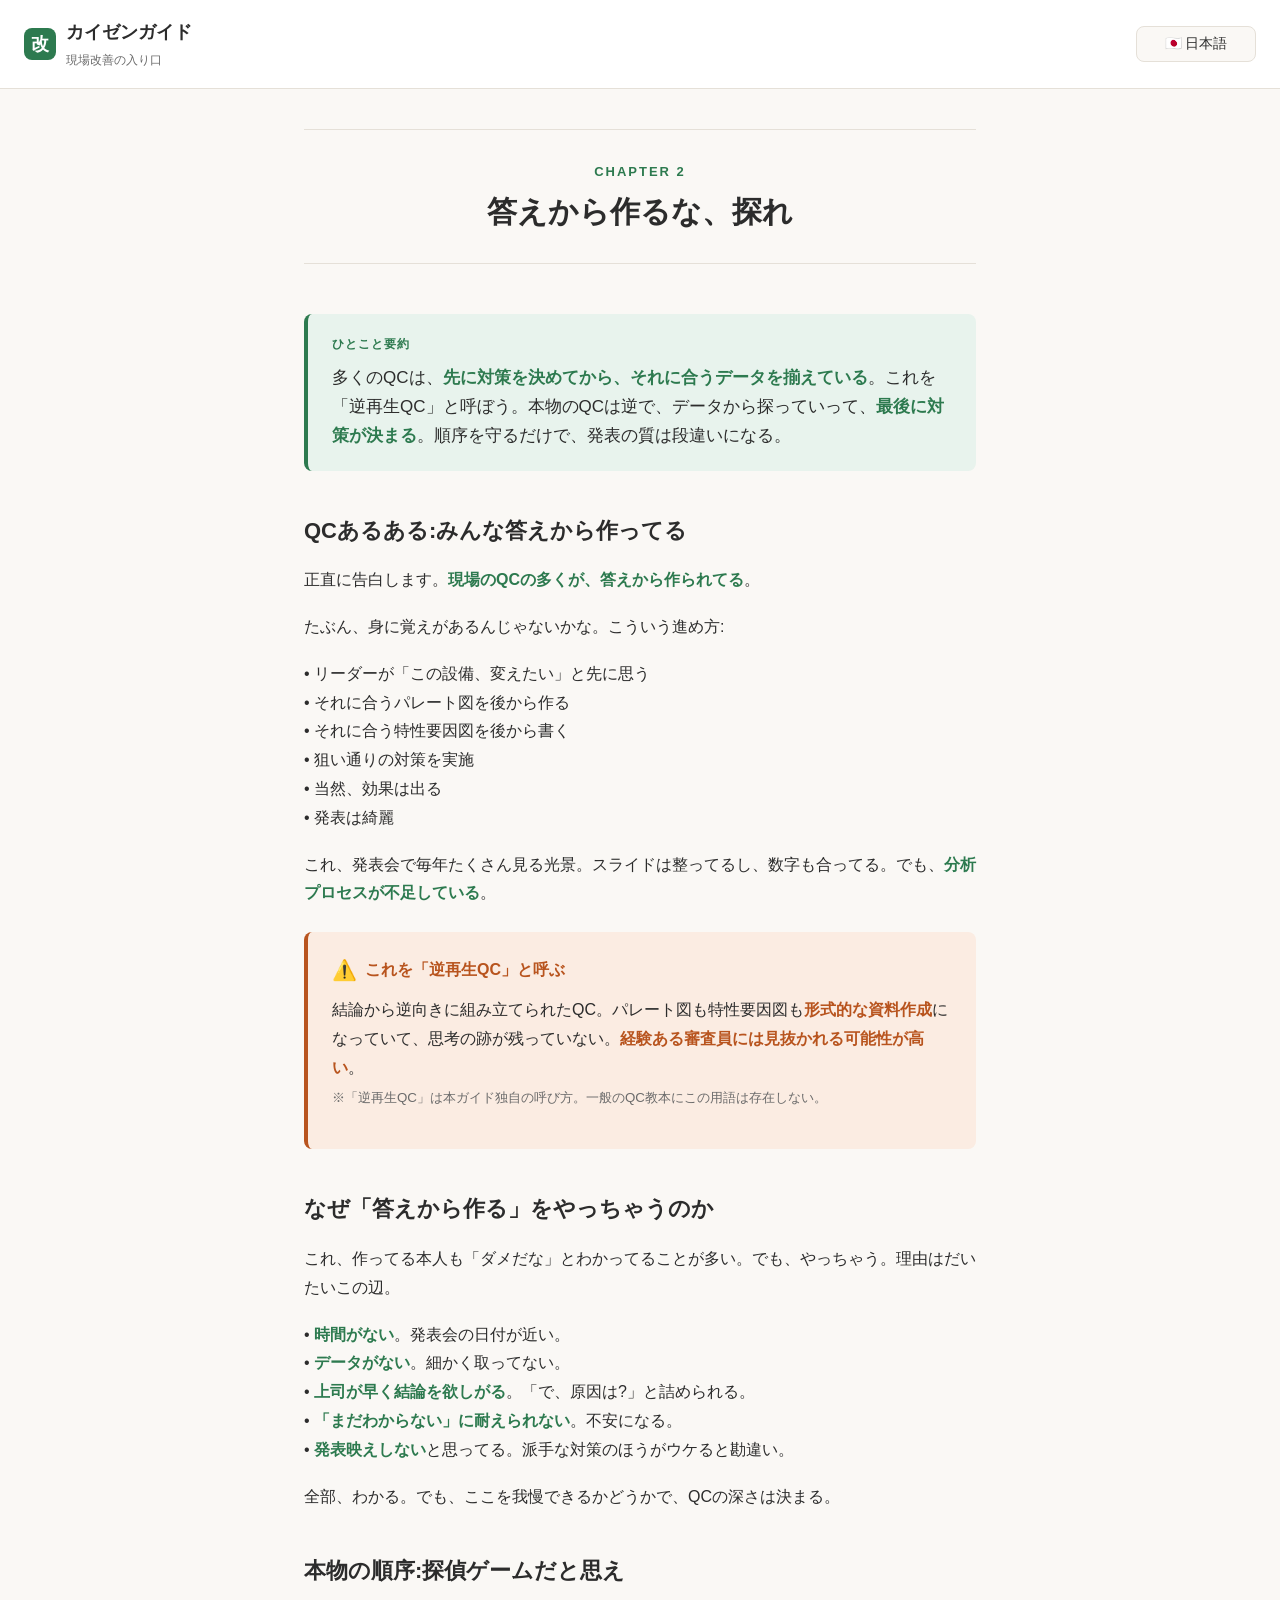
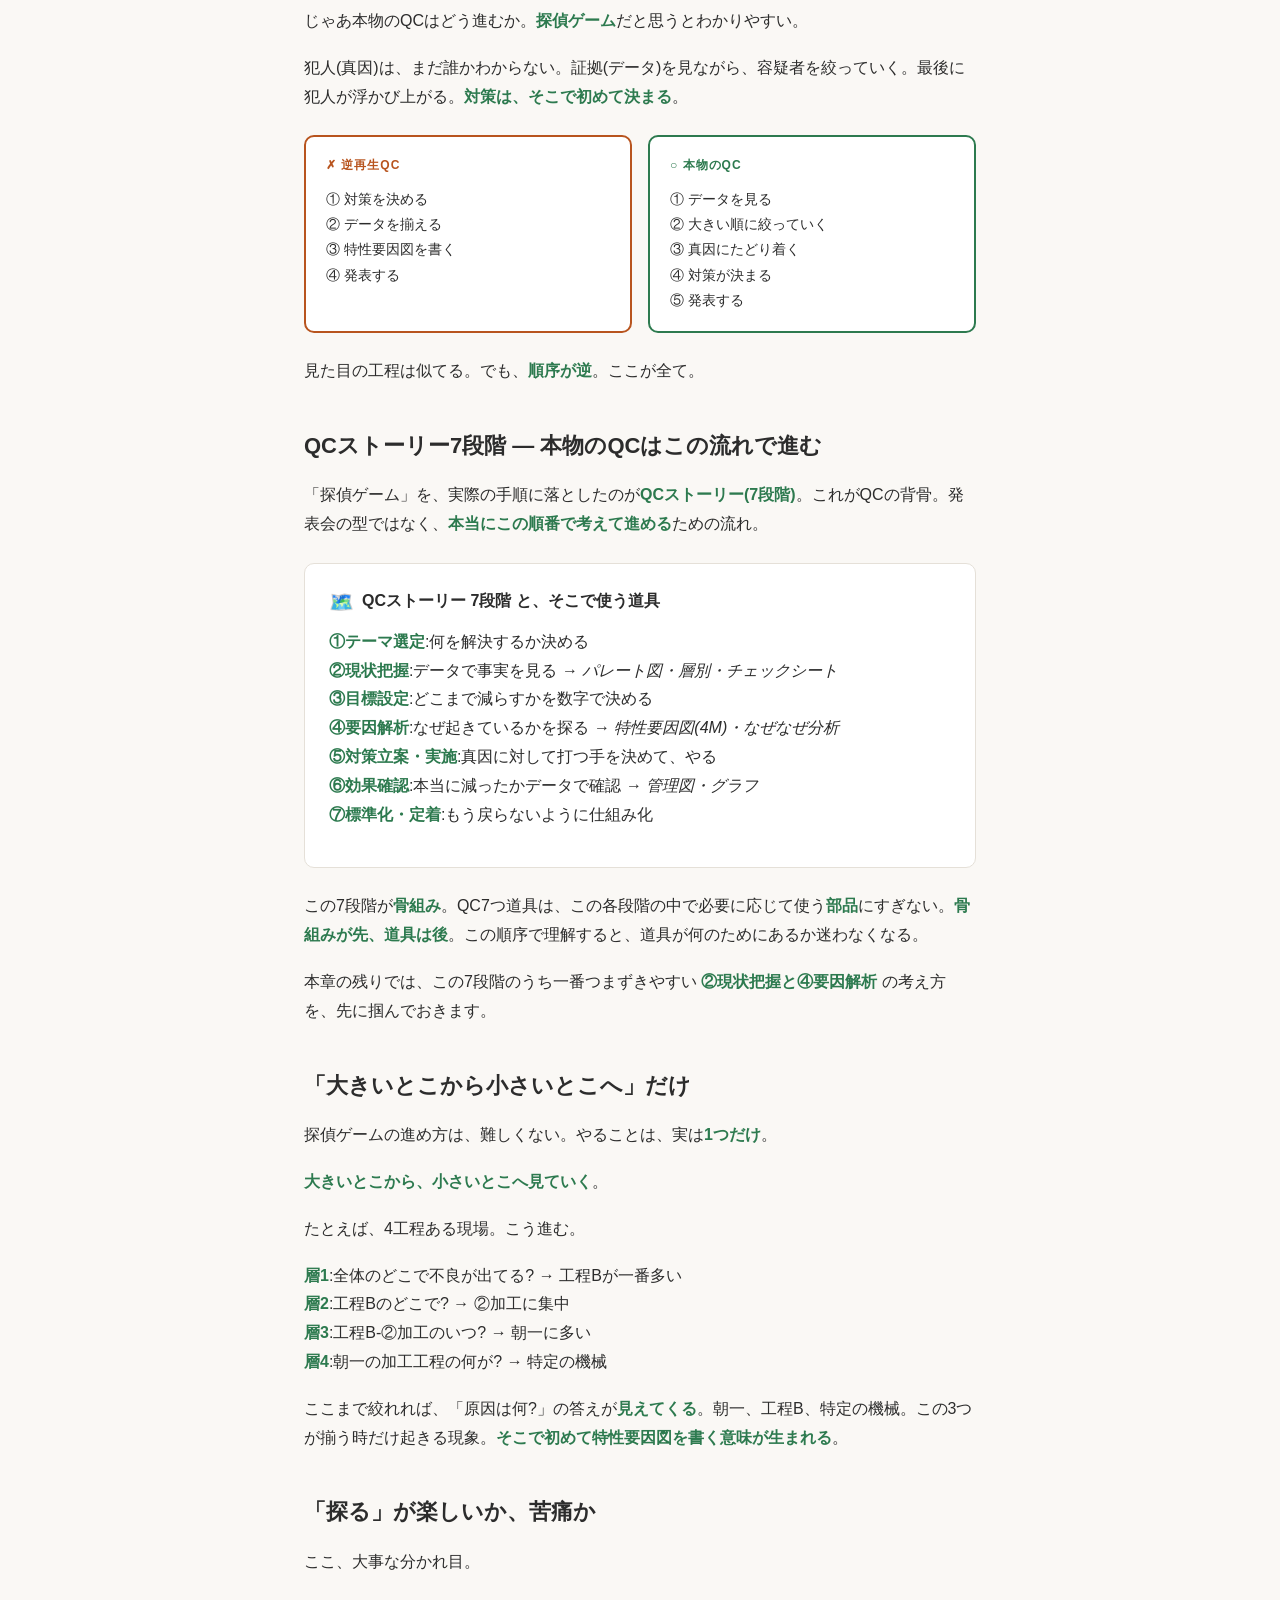
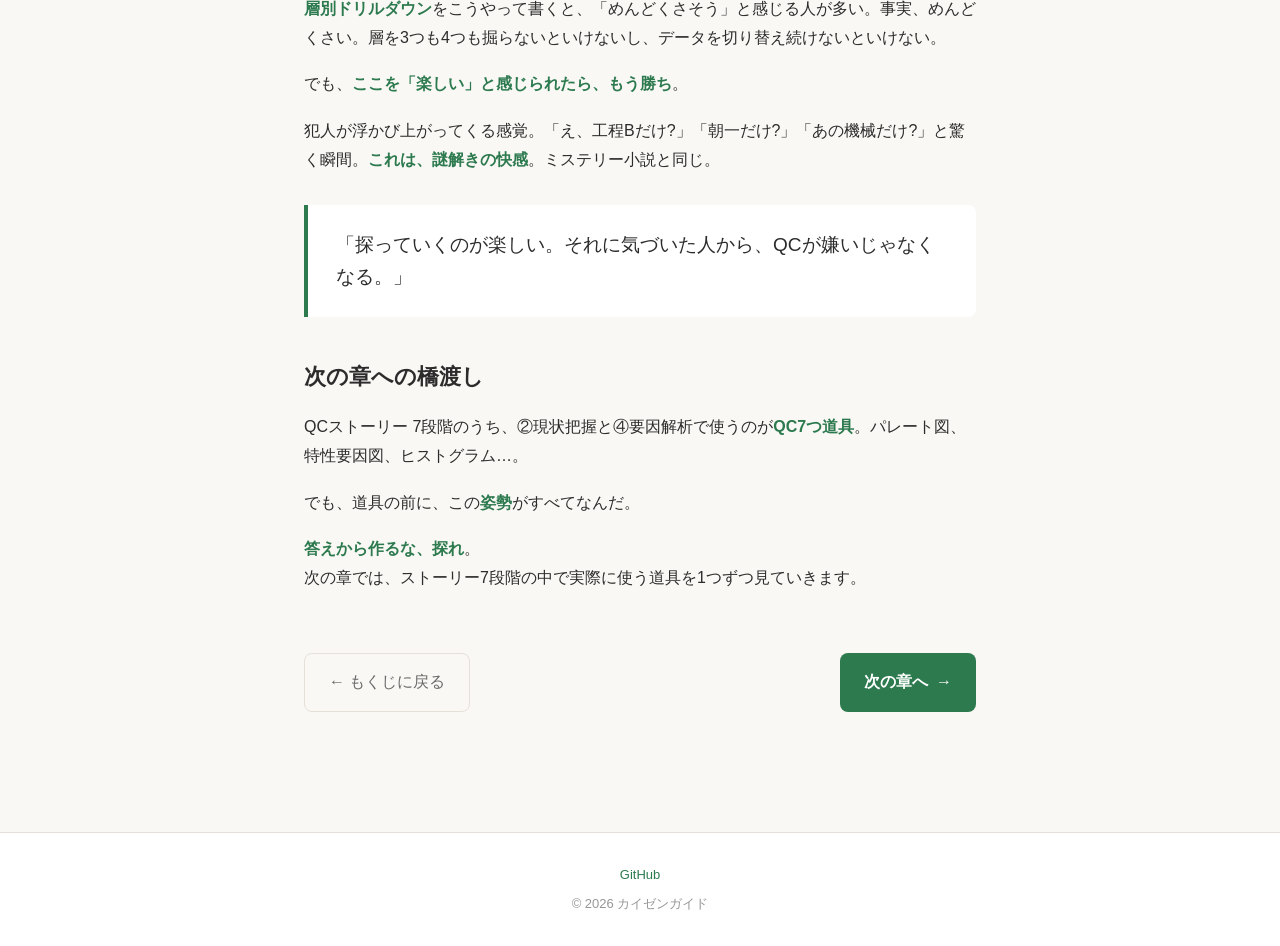
<file: ch2.html>
<!DOCTYPE html>
<html lang="ja">
<head>
<meta charset="UTF-8">
<meta name="viewport" content="width=device-width, initial-scale=1.0">
<title>第2章 答えから作るな、探れ | カイゼンガイド</title>
<link rel="stylesheet" href="style.css">
</head>
<body>
<header>
  <a href="index.html" class="brand">
    <div class="brand-logo">改</div>
    <div>
      <div class="brand-name" data-i18n="brand">カイゼンガイド</div>
      <div class="brand-sub" data-i18n="brandSub">現場改善の入り口</div>
    </div>
  </a>
  <div class="lang-switch"></div>
</header>

<article class="chapter-content">
  <div class="chapter-header">
    <div class="chapter-number-large" data-i18n="ch2Label">CHAPTER 2</div>
    <h2 data-i18n="ch2Title">答えから作るな、探れ</h2>
  </div>

  <div class="chapter-tldr">
    <div class="chapter-tldr-label" data-i18n="tldrLabel">ひとこと要約</div>
    <div class="chapter-tldr-text" data-i18n="ch2Tldr">多くのQCは、<strong>先に対策を決めてから、それに合うデータを揃えている</strong>。これを「逆再生QC」と呼ぼう。本物のQCは逆で、データから探っていって、<strong>最後に対策が決まる</strong>。順序を守るだけで、発表の質は段違いになる。</div>
  </div>

  <h3 data-i18n="ch2_h1">QCあるある:みんな答えから作ってる</h3>
  <p data-i18n="ch2_p1">正直に告白します。<strong>現場のQCの多くが、答えから作られてる</strong>。</p>
  <p data-i18n="ch2_p2">たぶん、身に覚えがあるんじゃないかな。こういう進め方:</p>
  <p data-i18n="ch2_p3">• リーダーが「この設備、変えたい」と先に思う<br>• それに合うパレート図を後から作る<br>• それに合う特性要因図を後から書く<br>• 狙い通りの対策を実施<br>• 当然、効果は出る<br>• 発表は綺麗</p>
  <p data-i18n="ch2_p4">これ、発表会で毎年たくさん見る光景。スライドは整ってるし、数字も合ってる。でも、<strong>分析プロセスが不足している</strong>。</p>

  <div class="warn-box">
    <div class="callout-title"><span class="callout-icon">⚠️</span><span data-i18n="reverseQcTitle">これを「逆再生QC」と呼ぶ</span></div>
    <p data-i18n="reverseQcDesc">結論から逆向きに組み立てられたQC。パレート図も特性要因図も<strong>形式的な資料作成</strong>になっていて、思考の跡が残っていない。<strong>経験ある審査員には見抜かれる可能性が高い</strong>。<br><small style="color:var(--sub);">※「逆再生QC」は本ガイド独自の呼び方。一般のQC教本にこの用語は存在しない。</small></p>
  </div>

  <h3 data-i18n="ch2_h2">なぜ「答えから作る」をやっちゃうのか</h3>
  <p data-i18n="ch2_p5">これ、作ってる本人も「ダメだな」とわかってることが多い。でも、やっちゃう。理由はだいたいこの辺。</p>
  <p data-i18n="ch2_p6">• <strong>時間がない</strong>。発表会の日付が近い。<br>• <strong>データがない</strong>。細かく取ってない。<br>• <strong>上司が早く結論を欲しがる</strong>。「で、原因は?」と詰められる。<br>• <strong>「まだわからない」に耐えられない</strong>。不安になる。<br>• <strong>発表映えしない</strong>と思ってる。派手な対策のほうがウケると勘違い。</p>
  <p data-i18n="ch2_p7">全部、わかる。でも、ここを我慢できるかどうかで、QCの深さは決まる。</p>

  <h3 data-i18n="ch2_h3">本物の順序:探偵ゲームだと思え</h3>
  <p data-i18n="ch2_p8">じゃあ本物のQCはどう進むか。<strong>探偵ゲーム</strong>だと思うとわかりやすい。</p>
  <p data-i18n="ch2_p9">犯人(真因)は、まだ誰かわからない。証拠(データ)を見ながら、容疑者を絞っていく。最後に犯人が浮かび上がる。<strong>対策は、そこで初めて決まる</strong>。</p>

  <div class="order-compare">
    <div class="order-box bad"><div class="order-label" data-i18n="badOrderLabel">✗ 逆再生QC</div><div class="order-steps" data-i18n="badOrderSteps">① 対策を決める<br>② データを揃える<br>③ 特性要因図を書く<br>④ 発表する</div></div>
    <div class="order-box good"><div class="order-label" data-i18n="goodOrderLabel">○ 本物のQC</div><div class="order-steps" data-i18n="goodOrderSteps">① データを見る<br>② 大きい順に絞っていく<br>③ 真因にたどり着く<br>④ 対策が決まる<br>⑤ 発表する</div></div>
  </div>

  <p data-i18n="ch2_p10">見た目の工程は似てる。でも、<strong>順序が逆</strong>。ここが全て。</p>

  <h3 data-i18n="ch2_h3b">QCストーリー7段階 ― 本物のQCはこの流れで進む</h3>
  <p data-i18n="ch2_p10b">「探偵ゲーム」を、実際の手順に落としたのが<strong>QCストーリー(7段階)</strong>。これがQCの背骨。発表会の型ではなく、<strong>本当にこの順番で考えて進める</strong>ための流れ。</p>

  <div class="callout">
    <div class="callout-title"><span class="callout-icon">🗺️</span><span data-i18n="ch2_storyTitle">QCストーリー 7段階 と、そこで使う道具</span></div>
    <p data-i18n="ch2_storyBody"><strong>①テーマ選定</strong>:何を解決するか決める<br><strong>②現状把握</strong>:データで事実を見る → <em>パレート図・層別・チェックシート</em><br><strong>③目標設定</strong>:どこまで減らすかを数字で決める<br><strong>④要因解析</strong>:なぜ起きているかを探る → <em>特性要因図(4M)・なぜなぜ分析</em><br><strong>⑤対策立案・実施</strong>:真因に対して打つ手を決めて、やる<br><strong>⑥効果確認</strong>:本当に減ったかデータで確認 → <em>管理図・グラフ</em><br><strong>⑦標準化・定着</strong>:もう戻らないように仕組み化</p>
  </div>

  <p data-i18n="ch2_p10c">この7段階が<strong>骨組み</strong>。QC7つ道具は、この各段階の中で必要に応じて使う<strong>部品</strong>にすぎない。<strong>骨組みが先、道具は後</strong>。この順序で理解すると、道具が何のためにあるか迷わなくなる。</p>
  <p data-i18n="ch2_p10d">本章の残りでは、この7段階のうち一番つまずきやすい <strong>②現状把握と④要因解析</strong> の考え方を、先に掴んでおきます。</p>

  <h3 data-i18n="ch2_h4">「大きいとこから小さいとこへ」だけ</h3>
  <p data-i18n="ch2_p11">探偵ゲームの進め方は、難しくない。やることは、実は<strong>1つだけ</strong>。</p>
  <p data-i18n="ch2_p12"><strong>大きいとこから、小さいとこへ見ていく</strong>。</p>
  <p data-i18n="ch2_p13">たとえば、4工程ある現場。こう進む。</p>
  <p data-i18n="ch2_p14"><strong>層1</strong>:全体のどこで不良が出てる? → 工程Bが一番多い<br><strong>層2</strong>:工程Bのどこで? → ②加工に集中<br><strong>層3</strong>:工程B-②加工のいつ? → 朝一に多い<br><strong>層4</strong>:朝一の加工工程の何が? → 特定の機械</p>
  <p data-i18n="ch2_p15">ここまで絞れれば、「原因は何?」の答えが<strong>見えてくる</strong>。朝一、工程B、特定の機械。この3つが揃う時だけ起きる現象。<strong>そこで初めて特性要因図を書く意味が生まれる</strong>。</p>

  <h3 data-i18n="ch2_h5">「探る」が楽しいか、苦痛か</h3>
  <p data-i18n="ch2_p16">ここ、大事な分かれ目。</p>
  <p data-i18n="ch2_p17"><strong>層別ドリルダウン</strong>をこうやって書くと、「めんどくさそう」と感じる人が多い。事実、めんどくさい。層を3つも4つも掘らないといけないし、データを切り替え続けないといけない。</p>
  <p data-i18n="ch2_p18">でも、<strong>ここを「楽しい」と感じられたら、もう勝ち</strong>。</p>
  <p data-i18n="ch2_p19">犯人が浮かび上がってくる感覚。「え、工程Bだけ?」「朝一だけ?」「あの機械だけ?」と驚く瞬間。<strong>これは、謎解きの快感</strong>。ミステリー小説と同じ。</p>

  <div class="quote" data-i18n="ch2_quote">「探っていくのが楽しい。それに気づいた人から、QCが嫌いじゃなくなる。」</div>

  <h3 data-i18n="ch2_h6">次の章への橋渡し</h3>
  <p data-i18n="ch2_p20">QCストーリー 7段階のうち、②現状把握と④要因解析で使うのが<strong>QC7つ道具</strong>。パレート図、特性要因図、ヒストグラム…。</p>
  <p data-i18n="ch2_p21">でも、道具の前に、この<strong>姿勢</strong>がすべてなんだ。</p>
  <p data-i18n="ch2_p22"><strong>答えから作るな、探れ</strong>。<br>次の章では、ストーリー7段階の中で実際に使う道具を1つずつ見ていきます。</p>

  <div class="next-nav">
    <a href="index.html" class="back-btn">← <span data-i18n="backToHome">もくじに戻る</span></a>
    <a href="ch3.html" class="next-btn"><span data-i18n="nextChapter">次の章へ</span> →</a>
  </div>
</article>

<footer>
  <p><a href="https://github.com/esandm4n1/kaizen-guide" target="_blank">GitHub</a></p>
  <p style="margin-top:6px; opacity:0.7;" data-i18n="copyright">© 2026 カイゼンガイド</p>
</footer>

<script src="_common.js"></script>
<script>
Object.assign(window.kaizenI18n.ja, {
  ch2Label: "CHAPTER 2",
  ch2Title: "答えから作るな、探れ",
  ch2Tldr: '多くのQCは、<strong>先に対策を決めてから、それに合うデータを揃えている</strong>。これを「逆再生QC」と呼ぼう。本物のQCは逆で、データから探っていって、<strong>最後に対策が決まる</strong>。順序を守るだけで、発表の質は段違いになる。',
  ch2_h1: "QCあるある:みんな答えから作ってる",
  ch2_p1: '正直に告白します。<strong>現場のQCの多くが、答えから作られてる</strong>。',
  ch2_p2: 'たぶん、身に覚えがあるんじゃないかな。こういう進め方:',
  ch2_p3: '• リーダーが「この設備、変えたい」と先に思う<br>• それに合うパレート図を後から作る<br>• それに合う特性要因図を後から書く<br>• 狙い通りの対策を実施<br>• 当然、効果は出る<br>• 発表は綺麗',
  ch2_p4: 'これ、発表会で毎年たくさん見る光景。スライドは整ってるし、数字も合ってる。でも、<strong>分析プロセスが不足している</strong>。',
  reverseQcTitle: 'これを「逆再生QC」と呼ぶ',
  reverseQcDesc: '結論から逆向きに組み立てられたQC。パレート図も特性要因図も<strong>形式的な資料作成</strong>になっていて、思考の跡が残っていない。<strong>経験ある審査員には見抜かれる可能性が高い</strong>。<br><small style="color:var(--sub);">※「逆再生QC」は本ガイド独自の呼び方。一般のQC教本にこの用語は存在しない。</small>',
  ch2_h2: 'なぜ「答えから作る」をやっちゃうのか',
  ch2_p5: 'これ、作ってる本人も「ダメだな」とわかってることが多い。でも、やっちゃう。理由はだいたいこの辺。',
  ch2_p6: '• <strong>時間がない</strong>。発表会の日付が近い。<br>• <strong>データがない</strong>。細かく取ってない。<br>• <strong>上司が早く結論を欲しがる</strong>。「で、原因は?」と詰められる。<br>• <strong>「まだわからない」に耐えられない</strong>。不安になる。<br>• <strong>発表映えしない</strong>と思ってる。派手な対策のほうがウケると勘違い。',
  ch2_p7: '全部、わかる。でも、ここを我慢できるかどうかで、QCの深さは決まる。',
  ch2_h3: '本物の順序:探偵ゲームだと思え',
  ch2_p8: 'じゃあ本物のQCはどう進むか。<strong>探偵ゲーム</strong>だと思うとわかりやすい。',
  ch2_p9: '犯人(真因)は、まだ誰かわからない。証拠(データ)を見ながら、容疑者を絞っていく。最後に犯人が浮かび上がる。<strong>対策は、そこで初めて決まる</strong>。',
  badOrderLabel: "✗ 逆再生QC",
  badOrderSteps: "① 対策を決める<br>② データを揃える<br>③ 特性要因図を書く<br>④ 発表する",
  goodOrderLabel: "○ 本物のQC",
  goodOrderSteps: "① データを見る<br>② 大きい順に絞っていく<br>③ 真因にたどり着く<br>④ 対策が決まる<br>⑤ 発表する",
  ch2_p10: '見た目の工程は似てる。でも、<strong>順序が逆</strong>。ここが全て。',
  ch2_h3b: 'QCストーリー7段階 ― 本物のQCはこの流れで進む',
  ch2_p10b: '「探偵ゲーム」を、実際の手順に落としたのが<strong>QCストーリー(7段階)</strong>。これがQCの背骨。発表会の型ではなく、<strong>本当にこの順番で考えて進める</strong>ための流れ。',
  ch2_storyTitle: 'QCストーリー 7段階 と、そこで使う道具',
  ch2_storyBody: '<strong>①テーマ選定</strong>:何を解決するか決める<br><strong>②現状把握</strong>:データで事実を見る → <em>パレート図・層別・チェックシート</em><br><strong>③目標設定</strong>:どこまで減らすかを数字で決める<br><strong>④要因解析</strong>:なぜ起きているかを探る → <em>特性要因図(4M)・なぜなぜ分析</em><br><strong>⑤対策立案・実施</strong>:真因に対して打つ手を決めて、やる<br><strong>⑥効果確認</strong>:本当に減ったかデータで確認 → <em>管理図・グラフ</em><br><strong>⑦標準化・定着</strong>:もう戻らないように仕組み化',
  ch2_p10c: 'この7段階が<strong>骨組み</strong>。QC7つ道具は、この各段階の中で必要に応じて使う<strong>部品</strong>にすぎない。<strong>骨組みが先、道具は後</strong>。この順序で理解すると、道具が何のためにあるか迷わなくなる。',
  ch2_p10d: '本章の残りでは、この7段階のうち一番つまずきやすい <strong>②現状把握と④要因解析</strong> の考え方を、先に掴んでおきます。',
  ch2_h4: '「大きいとこから小さいとこへ」だけ',
  ch2_p11: '探偵ゲームの進め方は、難しくない。やることは、実は<strong>1つだけ</strong>。',
  ch2_p12: '<strong>大きいとこから、小さいとこへ見ていく</strong>。',
  ch2_p13: 'たとえば、4工程ある現場。こう進む。',
  ch2_p14: '<strong>層1</strong>:全体のどこで不良が出てる? → 工程Bが一番多い<br><strong>層2</strong>:工程Bのどこで? → ②加工に集中<br><strong>層3</strong>:工程B-②加工のいつ? → 朝一に多い<br><strong>層4</strong>:朝一の加工工程の何が? → 特定の機械',
  ch2_p15: 'ここまで絞れれば、「原因は何?」の答えが<strong>見えてくる</strong>。朝一、工程B、特定の機械。この3つが揃う時だけ起きる現象。<strong>そこで初めて特性要因図を書く意味が生まれる</strong>。',
  ch2_h5: '「探る」が楽しいか、苦痛か',
  ch2_p16: 'ここ、大事な分かれ目。',
  ch2_p17: '<strong>層別ドリルダウン</strong>をこうやって書くと、「めんどくさそう」と感じる人が多い。事実、めんどくさい。層を3つも4つも掘らないといけないし、データを切り替え続けないといけない。',
  ch2_p18: 'でも、<strong>ここを「楽しい」と感じられたら、もう勝ち</strong>。',
  ch2_p19: '犯人が浮かび上がってくる感覚。「え、工程Bだけ?」「朝一だけ?」「あの機械だけ?」と驚く瞬間。<strong>これは、謎解きの快感</strong>。ミステリー小説と同じ。',
  ch2_quote: '「探っていくのが楽しい。それに気づいた人から、QCが嫌いじゃなくなる。」',
  ch2_h6: '次の章への橋渡し',
  ch2_p20: 'QCストーリー 7段階のうち、②現状把握と④要因解析で使うのが<strong>QC7つ道具</strong>。パレート図、特性要因図、ヒストグラム…。',
  ch2_p21: 'でも、道具の前に、この<strong>姿勢</strong>がすべてなんだ。',
  ch2_p22: '<strong>答えから作るな、探れ</strong>。<br>次の章では、ストーリー7段階の中で実際に使う道具を1つずつ見ていきます。'
});

Object.assign(window.kaizenI18n.en, {
  ch2Label: "CHAPTER 2",
  ch2Title: "Don't build from the answer. Investigate.",
  ch2Tldr: 'Most QC activities <strong>decide the countermeasure first, then gather data to fit it</strong>. Let\'s call this "reverse-play QC." Real QC is the opposite: you investigate from the data, and <strong>the countermeasure is decided last</strong>. Just following this order changes the quality of a presentation dramatically.',
  ch2_h1: "Common pattern: everyone builds from the answer",
  ch2_p1: 'Honest confession: <strong>most QC on the shop floor is built from the answer</strong>.',
  ch2_p2: 'You probably recognize this flow:',
  ch2_p3: '• The leader decides "I want to change this equipment" first<br>• A Pareto chart is built later to match<br>• A fishbone diagram is drawn later to match<br>• The intended countermeasure is implemented<br>• Naturally, results come out<br>• The presentation looks clean',
  ch2_p4: 'You see this at every presentation event. The slides are neat, the numbers check out. But <strong>the analytical process is insufficient</strong>.',
  reverseQcTitle: 'Call this "reverse-play QC"',
  reverseQcDesc: 'QC assembled backwards from the conclusion. The Pareto and fishbone become <strong>formal document preparation</strong> with no trace of actual thinking. <strong>Experienced judges are likely to see through it</strong>.<br><small style="color:var(--sub);">*"Reverse-play QC" is this guide\'s original term. It does not appear in standard QC textbooks.</small>',
  ch2_h2: 'Why we end up "building from the answer"',
  ch2_p5: 'Most people doing this know it\'s wrong. They do it anyway. The usual reasons:',
  ch2_p6: '• <strong>No time</strong>. Presentation is coming up.<br>• <strong>No data</strong>. It wasn\'t collected in detail.<br>• <strong>The boss wants a conclusion fast</strong>. "So, what\'s the cause?"<br>• <strong>Can\'t stand "we don\'t know yet"</strong>. It feels uncomfortable.<br>• <strong>Think it won\'t look flashy</strong>. Misbelieve that dramatic countermeasures impress more.',
  ch2_p7: 'All understandable. But whether you resist these pressures decides the depth of your QC.',
  ch2_h3: 'The real order: think of it as a detective game',
  ch2_p8: 'So how does real QC proceed? Think of it as a <strong>detective game</strong>.',
  ch2_p9: 'The culprit (real cause) is unknown. You look at evidence (data) and narrow down suspects. The culprit emerges at the end. <strong>The countermeasure is decided only then</strong>.',
  badOrderLabel: "✗ Reverse-play QC",
  badOrderSteps: "① Decide the countermeasure<br>② Gather data<br>③ Draw the fishbone<br>④ Present",
  goodOrderLabel: "○ Real QC",
  goodOrderSteps: "① Look at the data<br>② Narrow down biggest first<br>③ Arrive at the real cause<br>④ Countermeasure is decided<br>⑤ Present",
  ch2_p10: 'The steps look similar. But the <strong>order is reversed</strong>. That\'s everything.',
  ch2_h3b: 'The 7 steps of the QC Story — real QC runs on this flow',
  ch2_p10b: 'The "detective game," turned into an actual procedure, is the <strong>QC Story (7 steps)</strong>. This is the backbone of QC. Not a presentation template — the flow you <strong>actually think and work through in this order</strong>.',
  ch2_storyTitle: 'The 7 steps of QC Story, with the tools used at each step',
  ch2_storyBody: '<strong>①Theme selection</strong>: Decide what to solve<br><strong>②Current-state grasp</strong>: See facts in data → <em>Pareto, stratification, check sheet</em><br><strong>③Goal setting</strong>: Decide in numbers how far to reduce<br><strong>④Cause analysis</strong>: Investigate why it happens → <em>Fishbone (4M), 5 Whys</em><br><strong>⑤Countermeasure design & execution</strong>: Decide and do<br><strong>⑥Effect confirmation</strong>: Verify with data → <em>Control chart, graph</em><br><strong>⑦Standardization</strong>: Lock it in so it won\'t revert',
  ch2_p10c: 'These 7 steps are the <strong>skeleton</strong>. The 7 QC Tools are just the <strong>parts</strong> you pull out as needed inside each step. <strong>Skeleton first, tools second</strong>. Once you understand it this way, you stop getting lost in what each tool is for.',
  ch2_p10d: 'In the rest of this chapter, we\'ll first grasp the thinking behind the two steps people trip on the most: <strong>②Current-state grasp and ④Cause analysis</strong>.',
  ch2_h4: '"Big to small" is the only rule',
  ch2_p11: 'The detective game is not hard. There\'s really only <strong>one thing</strong> to do.',
  ch2_p12: '<strong>Go from the big to the small.</strong>',
  ch2_p13: 'For example, a shop floor with 4 processes:',
  ch2_p14: '<strong>Layer 1</strong>: Where are defects occurring? → Process B has the most<br><strong>Layer 2</strong>: Where in Process B? → Concentrated on ②Machining<br><strong>Layer 3</strong>: When? → Morning has the most<br><strong>Layer 4</strong>: What specifically? → A specific machine',
  ch2_p15: 'Once narrowed to "morning + Process B + specific machine," <strong>the cause emerges</strong>. It happens only when these three align. <strong>Only now does drawing a fishbone become meaningful</strong>.',
  ch2_h5: 'Is "investigating" fun, or painful?',
  ch2_p16: 'This is the critical fork.',
  ch2_p17: 'When you write out <strong>layered drill-down</strong> like this, many people feel it\'s tedious. Honestly, it is tedious.',
  ch2_p18: 'But <strong>if you can feel it as fun, you\'ve already won</strong>.',
  ch2_p19: 'The feeling of the culprit emerging. "Only Process B?" "Only in the morning?" "Only that machine?" That moment of surprise. <strong>This is the pleasure of solving a puzzle</strong>.',
  ch2_quote: '"Investigating is fun. Once people notice this, they stop hating QC."',
  ch2_h6: "Bridge to the next chapter",
  ch2_p20: 'Within the 7 steps of QC Story, the <strong>7 QC Tools</strong> are what you use for ②Current-state grasp and ④Cause analysis. Pareto, fishbone, histogram...',
  ch2_p21: 'But before the tools, <strong>this mindset is everything</strong>.',
  ch2_p22: '<strong>Don\'t build from the answer. Investigate.</strong><br>In the next chapter, we\'ll look at the tools used inside the 7-step story, one by one.'
});

Object.assign(window.kaizenI18n.vi, {
  ch2Label: "CHƯƠNG 2",
  ch2Title: "Đừng bắt đầu từ câu trả lời. Hãy điều tra.",
  ch2Tldr: 'Phần lớn QC <strong>quyết định đối sách trước, rồi thu thập dữ liệu cho phù hợp</strong>. Ta gọi đây là "QC ngược". QC thật sự thì ngược lại: điều tra từ dữ liệu, và <strong>đối sách được quyết định sau cùng</strong>. Chỉ cần tuân thủ thứ tự này, chất lượng thuyết trình thay đổi hoàn toàn.',
  ch2_h1: "Thường gặp: Mọi người đều bắt đầu từ câu trả lời",
  ch2_p1: 'Thú nhận thẳng thắn: <strong>phần lớn QC ở hiện trường đều bắt đầu từ câu trả lời</strong>.',
  ch2_p2: 'Có lẽ bạn nhận ra luồng này:',
  ch2_p3: '• Trưởng nhóm nghĩ trước: "Muốn thay thiết bị này"<br>• Sau đó làm biểu đồ Pareto cho phù hợp<br>• Sau đó vẽ sơ đồ xương cá cho phù hợp<br>• Thực hiện đối sách đã định trước<br>• Hiển nhiên, có kết quả<br>• Bản thuyết trình gọn gàng',
  ch2_p4: 'Điều này thấy ở mọi buổi thuyết trình hàng năm. Slide gọn, số liệu khớp. Nhưng <strong>quá trình phân tích thiếu</strong>.',
  reverseQcTitle: 'Gọi đây là "QC ngược"',
  reverseQcDesc: 'QC được lắp ghép ngược từ kết luận. Cả Pareto và xương cá đều trở thành <strong>việc làm tài liệu hình thức</strong> không có dấu vết suy nghĩ thực. <strong>Giám khảo có kinh nghiệm có khả năng cao nhận ra</strong>.<br><small style="color:var(--sub);">*"QC ngược" là cách gọi riêng của hướng dẫn này. Thuật ngữ này không có trong sách giáo khoa QC tiêu chuẩn.</small>',
  ch2_h2: 'Tại sao ta hay "bắt đầu từ câu trả lời"',
  ch2_p5: 'Phần lớn người làm đều biết điều này sai. Nhưng vẫn làm. Lý do thường là:',
  ch2_p6: '• <strong>Không có thời gian</strong>. Ngày thuyết trình sắp tới.<br>• <strong>Không có dữ liệu</strong>. Chưa thu thập chi tiết.<br>• <strong>Sếp muốn có kết luận sớm</strong>. "Nguyên nhân là gì?"<br>• <strong>Không chịu được "chưa biết"</strong>. Cảm thấy bất an.<br>• <strong>Nghĩ không đẹp mắt</strong>. Hiểu nhầm rằng đối sách táo bạo gây ấn tượng hơn.',
  ch2_p7: 'Tất cả đều hiểu được. Nhưng việc bạn chịu được áp lực này hay không quyết định độ sâu của QC.',
  ch2_h3: 'Thứ tự thật: Hãy coi là trò chơi thám tử',
  ch2_p8: 'Vậy QC thật sự tiến hành ra sao? Hãy coi là <strong>trò chơi thám tử</strong>.',
  ch2_p9: 'Thủ phạm (nguyên nhân thật) chưa biết là ai. Nhìn vào chứng cứ (dữ liệu) để thu hẹp nghi phạm. Cuối cùng thủ phạm hiện ra. <strong>Đối sách chỉ được quyết định lúc đó</strong>.',
  badOrderLabel: "✗ QC ngược",
  badOrderSteps: "① Quyết định đối sách<br>② Thu thập dữ liệu<br>③ Vẽ sơ đồ xương cá<br>④ Thuyết trình",
  goodOrderLabel: "○ QC thật",
  goodOrderSteps: "① Xem dữ liệu<br>② Thu hẹp từ lớn nhất<br>③ Đạt đến nguyên nhân thật<br>④ Quyết định đối sách<br>⑤ Thuyết trình",
  ch2_p10: 'Các bước trông giống nhau. Nhưng <strong>thứ tự ngược</strong>. Đó là tất cả.',
  ch2_h3b: '7 bước QC Story — QC thật sự chạy theo dòng chảy này',
  ch2_p10b: '"Trò chơi thám tử" được chuyển thành thủ tục thực tế chính là <strong>QC Story (7 bước)</strong>. Đây là xương sống của QC. Không phải khuôn mẫu thuyết trình — mà là dòng chảy để <strong>thực sự suy nghĩ và tiến hành theo thứ tự này</strong>.',
  ch2_storyTitle: '7 bước QC Story và công cụ dùng ở mỗi bước',
  ch2_storyBody: '<strong>①Chọn chủ đề</strong>: Quyết định giải quyết điều gì<br><strong>②Nắm hiện trạng</strong>: Nhìn sự thật qua dữ liệu → <em>Pareto, phân tầng, bảng kiểm</em><br><strong>③Đặt mục tiêu</strong>: Quyết định bằng con số giảm đến đâu<br><strong>④Phân tích nguyên nhân</strong>: Điều tra tại sao xảy ra → <em>Xương cá (4M), 5 Why</em><br><strong>⑤Lập & thực hiện đối sách</strong>: Quyết định và làm<br><strong>⑥Xác nhận hiệu quả</strong>: Kiểm chứng bằng dữ liệu → <em>Biểu đồ kiểm soát, đồ thị</em><br><strong>⑦Tiêu chuẩn hóa</strong>: Duy trì để không trở lại',
  ch2_p10c: '7 bước này là <strong>xương</strong>. 7 công cụ QC chỉ là <strong>bộ phận</strong> được lấy ra khi cần trong từng bước. <strong>Xương trước, công cụ sau</strong>. Hiểu theo thứ tự này, bạn sẽ không còn bối rối về mỗi công cụ dùng để làm gì.',
  ch2_p10d: 'Phần còn lại của chương, ta sẽ nắm trước cách tư duy cho hai bước mọi người vấp nhiều nhất: <strong>②Nắm hiện trạng và ④Phân tích nguyên nhân</strong>.',
  ch2_h4: '"Từ lớn đến nhỏ" là quy tắc duy nhất',
  ch2_p11: 'Trò chơi thám tử không khó. Thực ra chỉ có <strong>một việc</strong>.',
  ch2_p12: '<strong>Đi từ lớn xuống nhỏ.</strong>',
  ch2_p13: 'Ví dụ hiện trường có 4 công đoạn:',
  ch2_p14: '<strong>Lớp 1</strong>: Lỗi xảy ra ở đâu? → Công đoạn B nhiều nhất<br><strong>Lớp 2</strong>: Ở đâu trong công đoạn B? → Tập trung ở ②Gia công<br><strong>Lớp 3</strong>: Khi nào? → Buổi sáng nhiều nhất<br><strong>Lớp 4</strong>: Cụ thể gì? → Một máy cụ thể',
  ch2_p15: 'Khi đã thu hẹp thành "sáng + công đoạn B + máy cụ thể", <strong>nguyên nhân bắt đầu hiện ra</strong>. Chỉ xảy ra khi cả ba yếu tố trùng. <strong>Lúc này vẽ xương cá mới có ý nghĩa</strong>.',
  ch2_h5: '"Điều tra" có vui hay khổ?',
  ch2_p16: 'Đây là ngã rẽ quan trọng.',
  ch2_p17: 'Khi viết ra <strong>phân tầng điều tra sâu</strong> như vậy, nhiều người thấy phiền. Thật ra là phiền.',
  ch2_p18: 'Nhưng <strong>nếu bạn thấy vui, bạn đã thắng rồi</strong>.',
  ch2_p19: 'Cảm giác thủ phạm dần hiện ra. "Chỉ công đoạn B thôi sao?" "Chỉ buổi sáng?" "Chỉ máy đó?" Khoảnh khắc ngạc nhiên. <strong>Đây là khoái cảm giải đố</strong>.',
  ch2_quote: '"Điều tra là vui. Một khi nhận ra điều này, bạn không còn ghét QC nữa."',
  ch2_h6: "Cầu nối sang chương tiếp theo",
  ch2_p20: 'Trong 7 bước QC Story, <strong>7 công cụ QC</strong> được dùng cho ②Nắm hiện trạng và ④Phân tích nguyên nhân. Pareto, xương cá, histogram...',
  ch2_p21: 'Nhưng trước công cụ, <strong>thái độ này là tất cả</strong>.',
  ch2_p22: '<strong>Đừng bắt đầu từ câu trả lời. Hãy điều tra.</strong><br>Chương sau, ta sẽ xem từng công cụ được dùng bên trong dòng chảy 7 bước.'
});

Object.assign(window.kaizenI18n.id, {
  ch2Label: "BAB 2",
  ch2Title: "Jangan mulai dari jawaban. Selidiki.",
  ch2Tldr: 'Banyak QC <strong>menentukan tindakan lebih dulu, lalu mengumpulkan data agar cocok</strong>. Kita sebut ini "QC terbalik". QC sejati kebalikannya: menyelidiki dari data, dan <strong>tindakan ditentukan terakhir</strong>. Hanya mengikuti urutan ini, kualitas presentasi berubah drastis.',
  ch2_h1: "Hal biasa: Semua orang mulai dari jawaban",
  ch2_p1: 'Pengakuan jujur: <strong>sebagian besar QC di lapangan dimulai dari jawaban</strong>.',
  ch2_p2: 'Mungkin Anda kenal alur ini:',
  ch2_p3: '• Ketua duluan berpikir "Ingin ganti peralatan ini"<br>• Kemudian bikin diagram Pareto yang cocok<br>• Kemudian gambar tulang ikan yang cocok<br>• Melaksanakan tindakan yang sudah direncanakan<br>• Tentu saja, ada hasil<br>• Presentasi rapi',
  ch2_p4: 'Ini terlihat di setiap presentasi tahunan. Slide rapi, angka cocok. Tapi <strong>proses analisisnya kurang</strong>.',
  reverseQcTitle: 'Sebut ini "QC terbalik"',
  reverseQcDesc: 'QC yang disusun terbalik dari kesimpulan. Pareto dan tulang ikan jadi <strong>pembuatan dokumen formal</strong> tanpa jejak pemikiran sungguhan. <strong>Juri berpengalaman kemungkinan besar akan mengetahuinya</strong>.<br><small style="color:var(--sub);">*"QC terbalik" adalah istilah asli panduan ini. Tidak muncul di buku QC standar.</small>',
  ch2_h2: 'Kenapa kita akhirnya "mulai dari jawaban"',
  ch2_p5: 'Banyak yang tahu ini salah tapi tetap melakukannya. Alasan biasa:',
  ch2_p6: '• <strong>Tidak ada waktu</strong>. Tanggal presentasi dekat.<br>• <strong>Tidak ada data</strong>. Belum dikumpulkan detail.<br>• <strong>Atasan ingin kesimpulan cepat</strong>. "Penyebabnya apa?"<br>• <strong>Tidak tahan "belum tahu"</strong>. Merasa cemas.<br>• <strong>Pikir tidak mencolok</strong>. Salah kira tindakan heboh lebih berkesan.',
  ch2_p7: 'Semua bisa dimengerti. Tapi apakah Anda tahan tekanan ini menentukan kedalaman QC.',
  ch2_h3: 'Urutan sejati: Anggap permainan detektif',
  ch2_p8: 'Jadi QC sejati bagaimana? Anggap sebagai <strong>permainan detektif</strong>.',
  ch2_p9: 'Pelaku (penyebab sejati) belum diketahui. Lihat bukti (data) untuk mempersempit tersangka. Akhirnya pelaku muncul. <strong>Tindakan baru ditentukan saat itu</strong>.',
  badOrderLabel: "✗ QC terbalik",
  badOrderSteps: "① Tentukan tindakan<br>② Kumpulkan data<br>③ Gambar tulang ikan<br>④ Presentasi",
  goodOrderLabel: "○ QC sejati",
  goodOrderSteps: "① Lihat data<br>② Persempit dari terbesar<br>③ Sampai ke penyebab sejati<br>④ Tindakan ditentukan<br>⑤ Presentasi",
  ch2_p10: 'Langkah terlihat mirip. Tapi <strong>urutan terbalik</strong>. Itu semuanya.',
  ch2_h3b: '7 langkah QC Story — QC sejati berjalan dengan alur ini',
  ch2_p10b: '"Permainan detektif" dituangkan menjadi prosedur nyata itulah <strong>QC Story (7 langkah)</strong>. Inilah tulang punggung QC. Bukan template presentasi — tapi alur untuk <strong>benar-benar berpikir dan mengerjakan sesuai urutan ini</strong>.',
  ch2_storyTitle: '7 langkah QC Story dan alat yang dipakai di tiap langkah',
  ch2_storyBody: '<strong>①Pemilihan tema</strong>: Tentukan yang mau diselesaikan<br><strong>②Memahami keadaan</strong>: Lihat fakta lewat data → <em>Pareto, stratifikasi, check sheet</em><br><strong>③Penetapan target</strong>: Tentukan dengan angka seberapa jauh mengurangi<br><strong>④Analisis penyebab</strong>: Selidiki mengapa terjadi → <em>Tulang ikan (4M), 5 Why</em><br><strong>⑤Perancangan & pelaksanaan tindakan</strong>: Tentukan dan lakukan<br><strong>⑥Konfirmasi efek</strong>: Verifikasi dengan data → <em>Control chart, grafik</em><br><strong>⑦Standardisasi</strong>: Kunci supaya tidak kembali',
  ch2_p10c: '7 langkah ini adalah <strong>kerangka</strong>. 7 Alat QC hanyalah <strong>komponen</strong> yang diambil sesuai kebutuhan di tiap langkah. <strong>Kerangka dulu, alat kemudian</strong>. Dengan memahami dalam urutan ini, Anda tidak lagi bingung untuk apa masing-masing alat.',
  ch2_p10d: 'Di sisa bab ini, kita akan menangkap dulu cara pikir untuk dua langkah yang paling sering tersandung: <strong>②Memahami keadaan dan ④Analisis penyebab</strong>.',
  ch2_h4: '"Dari besar ke kecil" adalah satu-satunya aturan',
  ch2_p11: 'Permainan detektif tidak sulit. Sebenarnya hanya ada <strong>satu hal</strong>.',
  ch2_p12: '<strong>Dari yang besar ke yang kecil.</strong>',
  ch2_p13: 'Contoh lapangan dengan 4 proses:',
  ch2_p14: '<strong>Lapisan 1</strong>: Cacat terjadi di mana? → Proses B paling banyak<br><strong>Lapisan 2</strong>: Di mana dalam Proses B? → Terfokus di ②Pemrosesan<br><strong>Lapisan 3</strong>: Kapan? → Pagi paling banyak<br><strong>Lapisan 4</strong>: Spesifik apa? → Mesin tertentu',
  ch2_p15: 'Setelah dipersempit jadi "pagi + Proses B + mesin tertentu", <strong>penyebab muncul</strong>. Hanya terjadi ketika ketiganya bertepatan. <strong>Baru sekarang menggambar tulang ikan jadi bermakna</strong>.',
  ch2_h5: '"Menyelidiki" menyenangkan atau menyakitkan?',
  ch2_p16: 'Ini titik kritis.',
  ch2_p17: 'Saat menulis <strong>drill-down berlapis</strong> begini, banyak yang merasa ribet. Sebenarnya memang ribet.',
  ch2_p18: 'Tapi <strong>kalau Anda merasa menyenangkan, Anda sudah menang</strong>.',
  ch2_p19: 'Rasa pelaku perlahan muncul. "Hanya Proses B?" "Hanya pagi?" "Hanya mesin itu?" Momen kejutan. <strong>Ini kenikmatan memecahkan teka-teki</strong>.',
  ch2_quote: '"Menyelidiki itu menyenangkan. Setelah orang menyadari ini, mereka tidak lagi membenci QC."',
  ch2_h6: "Jembatan ke bab berikutnya",
  ch2_p20: 'Di dalam 7 langkah QC Story, <strong>7 Alat QC</strong> dipakai untuk ②Memahami keadaan dan ④Analisis penyebab. Pareto, tulang ikan, histogram...',
  ch2_p21: 'Tapi sebelum alat, <strong>sikap ini adalah segalanya</strong>.',
  ch2_p22: '<strong>Jangan mulai dari jawaban. Selidiki.</strong><br>Di bab berikutnya, kita lihat alat-alat yang dipakai di dalam alur 7 langkah, satu per satu.'
});

Object.assign(window.kaizenI18n.my, {
  ch2Label: "အခန်း ၂",
  ch2Title: "အဖြေကနေ မစတင်ပါနဲ့။ စုံစမ်းပါ။",
  ch2Tldr: 'QC အများစုသည် <strong>တုံ့ပြန်မှုကို ရှေးဦးစွာ သတ်မှတ်ပြီး၊ ထို့နောက် ကိုက်ညီသော အချက်အလက်များ စုဆောင်းကြသည်</strong>။ ၎င်းကို "ပြောင်းပြန် QC" ဟု ခေါ်ကြပါစို့။ စစ်မှန်သော QC သည် ပြောင်းပြန်- အချက်အလက်မှ စုံစမ်း၍ <strong>နောက်ဆုံး၌ တုံ့ပြန်မှု ဆုံးဖြတ်ခြင်း</strong>။ အစီအစဉ်ကို လိုက်နာရုံဖြင့် တင်ပြမှု၏ အရည်အသွေးသည် လုံးဝ ပြောင်းလဲသွားမည်။',
  ch2_h1: "မကြာခဏတွေ့: အားလုံး အဖြေမှ စတင်",
  ch2_p1: 'ရိုးသားစွာ ဝန်ခံရင်: <strong>လုပ်ငန်းခွင် QC အများစုသည် အဖြေမှ စတင်ခြင်း</strong> ဖြစ်သည်။',
  ch2_p2: 'ဤလုပ်ငန်းစဉ်ကို မှတ်မိလိမ့်မည်:',
  ch2_p3: '• ခေါင်းဆောင်က အစပိုင်း "ဤစက်ပစ္စည်း ပြောင်းချင်တယ်" ဟု တွေး<br>• ထို့နောက် ကိုက်ညီသော Pareto ဇယား လုပ်<br>• ထို့နောက် ကိုက်ညီသော ငါးရိုးပုံ ဆွဲ<br>• စီစဉ်ထားသော တုံ့ပြန်မှု လုပ်ဆောင်<br>• သဘာဝအားဖြင့် ရလဒ် ရ<br>• တင်ပြမှု သန့်ရှင်း',
  ch2_p4: 'ဤအရာကို နှစ်စဉ် တင်ပြပွဲတိုင်းတွင် တွေ့သည်။ Slide သပ်ရပ်၊ ဂဏန်း ကိုက်ညီ။ သို့သော် <strong>ခွဲခြမ်းစိတ်ဖြာမှု လုပ်ငန်းစဉ် မလုံလောက်</strong>။',
  reverseQcTitle: 'ဤအရာကို "ပြောင်းပြန် QC" ဟု ခေါ်ပါ',
  reverseQcDesc: 'နိဂုံးမှ ပြောင်းပြန် ပေါင်းစပ်ထားသော QC။ Pareto နှင့် ငါးရိုးပုံ နှစ်ခုလုံး <strong>ပုံသေ စာရွက်စာတမ်း ထုတ်လုပ်မှု</strong> သာဖြစ်ပြီး စစ်မှန်သော တွေးခေါ်မှု၏ ခြေရာ မရှိ။ <strong>အတွေ့အကြုံရှိသော တရားသူကြီး မြင်နိုင်ခြေ မြင့်</strong>။<br><small style="color:var(--sub);">*"ပြောင်းပြန် QC" သည် ဤလမ်းညွှန်၏ ကိုယ်ပိုင် အသုံးအနှုန်းဖြစ်သည်။ စံ QC သင်ရိုးစာအုပ်များတွင် မရှိပါ။</small>',
  ch2_h2: 'ဘာကြောင့် "အဖြေမှ စတင်" ဖြစ်လာလဲ',
  ch2_p5: 'ဤသို့ လုပ်သူ အများစုသည် မှားသည်ကို သိကြသည်။ သို့သော် လုပ်ကြသေး။ အကြောင်းများ:',
  ch2_p6: '• <strong>အချိန် မရှိ</strong>။ တင်ပြပွဲ နီးနေ။<br>• <strong>အချက်အလက် မရှိ</strong>။ အသေးစိတ် မစုဆောင်းထား။<br>• <strong>အထက်လူကြီးက အမြန်နိဂုံး လိုချင်</strong>။ "အကြောင်းရင်း ဘာလဲ?"<br>• <strong>"မသိသေး" ကို မခံနိုင်</strong>။ စိတ်မချခြင်း။<br>• <strong>လှပ မဟုတ်ဘူးဟု ထင်</strong>။ လှုပ်ရှားသော တုံ့ပြန်မှုက ပိုထင်ရှားဟု အထင်မှား။',
  ch2_p7: 'အားလုံး နားလည်နိုင်။ သို့သော် ဤဖိအားကို ခံနိုင်/မခံနိုင်က QC ၏ အနက်ကို ဆုံးဖြတ်။',
  ch2_h3: 'စစ်မှန်သော အစီအစဉ်: စုံထောက်ဂိမ်းဟု တွေး',
  ch2_p8: 'စစ်မှန်သော QC သည် မည်သို့ တိုးတက်သလဲ။ <strong>စုံထောက်ဂိမ်း</strong> ဟု တွေးပါ။',
  ch2_p9: 'တရားခံ (စစ်မှန်သော အကြောင်းရင်း) မည်သူမည်ဝါ မသိသေး။ သက်သေ (အချက်အလက်) ကိုကြည့်၍ သံသယရှိသူများ ကို ကျဉ်းကျပ်ကြ။ နောက်ဆုံး တရားခံ ပေါ်ထွက်။ <strong>တုံ့ပြန်မှုသည် ထိုအခါမှ ဆုံးဖြတ်</strong>။',
  badOrderLabel: "✗ ပြောင်းပြန် QC",
  badOrderSteps: "① တုံ့ပြန်မှု ဆုံးဖြတ်<br>② အချက်အလက် စုဆောင်း<br>③ ငါးရိုးပုံ ဆွဲ<br>④ တင်ပြ",
  goodOrderLabel: "○ စစ်မှန်သော QC",
  goodOrderSteps: "① အချက်အလက် ကြည့်<br>② ကြီးသည်မှ ကျဉ်းကျပ်<br>③ စစ်မှန်သော အကြောင်းရင်း ရောက်<br>④ တုံ့ပြန်မှု ဆုံးဖြတ်<br>⑤ တင်ပြ",
  ch2_p10: 'အဆင့်များ ဆင်တူ။ သို့သော် <strong>အစီအစဉ် ပြောင်းပြန်</strong>။ ၎င်းသာ အရေးပါ။',
  ch2_h3b: 'QC Story ၇ ဆင့် — စစ်မှန်သော QC သည် ဤစီးဆင်းမှုဖြင့် သွား',
  ch2_p10b: '"စုံထောက်ဂိမ်း" ကို လက်တွေ့ လုပ်ငန်းစဉ်အဖြစ် ချမှတ်ခြင်းသည် <strong>QC Story (၇ ဆင့်)</strong>။ ၎င်းသည် QC ၏ ကျောရိုး။ တင်ပြပွဲအတွက် ပုံစံမဟုတ်ဘဲ <strong>တကယ့်အတွက် ဤအစီအစဉ်ဖြင့် တွေးခေါ်၍ ဆောင်ရွက်ရန်</strong> စီးဆင်းမှု။',
  ch2_storyTitle: 'QC Story ၇ ဆင့် နှင့် ထိုနေရာတွင် သုံးသော ကိရိယာများ',
  ch2_storyBody: '<strong>①ခေါင်းစဉ် ရွေးချယ်</strong>: ဘာကို ဖြေရှင်းမည်ကို ဆုံးဖြတ်<br><strong>②လက်ရှိအခြေအနေ နားလည်</strong>: အချက်အလက်ဖြင့် အမှန်ကို ကြည့် → <em>Pareto၊ အလွှာခွဲခြားခြင်း၊ check sheet</em><br><strong>③ပန်းတိုင် သတ်မှတ်</strong>: မည်မျှ လျှော့ချမည်ကို ဂဏန်းဖြင့် ဆုံးဖြတ်<br><strong>④အကြောင်းရင်း ခွဲခြမ်းစိတ်ဖြာ</strong>: ဘာကြောင့် ဖြစ်ရသည်ကို စုံစမ်း → <em>ငါးရိုးပုံ (4M)၊ 5 Why</em><br><strong>⑤တုံ့ပြန်မှု စီမံ၍ လုပ်ဆောင်</strong>: ဆုံးဖြတ်၍ လုပ်<br><strong>⑥အကျိုးသက်ရောက်မှု အတည်ပြု</strong>: အချက်အလက်ဖြင့် စစ်ဆေး → <em>Control chart၊ ဂရပ်</em><br><strong>⑦စံပြုပြောင်း</strong>: ပြန်မပြောင်းအောင် သော့ခတ်',
  ch2_p10c: 'ဤ ၇ ဆင့်သည် <strong>အရိုးစု</strong>။ QC ကိရိယာ ၇ မျိုးသည် တစ်ခုချင်းစီ၏ အလယ်တွင် လိုအပ်သလို ထုတ်သုံးသော <strong>အစိတ်အပိုင်းများသာ</strong>။ <strong>အရိုးစု ဦးစွာ၊ ကိရိယာ နောက်မှ</strong>။ ဤအစီအစဉ်ဖြင့် နားလည်လျှင် ကိရိယာတစ်ခုချင်းစီ ဘာအတွက်လဲ မလမ်းပျောက်တော့။',
  ch2_p10d: 'ဤအခန်း၏ ကျန်အပိုင်းတွင် ၇ ဆင့်ထဲမှ လူအများ အမြင့်ဆုံး တိုက်မိသော အဆင့်နှစ်ခု — <strong>②လက်ရှိအခြေအနေ နားလည် နှင့် ④အကြောင်းရင်း ခွဲခြမ်းစိတ်ဖြာ</strong> ၏ တွေးခေါ်ပုံကို ဦးစွာ ဖမ်းယူထားပါမည်။',
  ch2_h4: '"ကြီးမှ သေးသို့" သာ တစ်ခုတည်းသော စည်းကမ်း',
  ch2_p11: 'စုံထောက်ဂိမ်း မခက်။ တကယ့်မှာ <strong>တစ်ခုသာ</strong> ရှိ။',
  ch2_p12: '<strong>ကြီးသည်မှ သေးသည်သို့ ကြည့်။</strong>',
  ch2_p13: 'ဥပမာ လုပ်ငန်းစဉ် ၄ ခုပါသော လုပ်ငန်းခွင်:',
  ch2_p14: '<strong>အလွှာ ၁</strong>: ချွတ်ယွင်းချက် ဘယ်မှာ ဖြစ်? → လုပ်ငန်းစဉ် B အများဆုံး<br><strong>အလွှာ ၂</strong>: လုပ်ငန်းစဉ် B တွင် ဘယ်မှာ? → ②ပြုပြင်မှု တွင် စုစည်း<br><strong>အလွှာ ၃</strong>: ဘယ်အချိန်? → မနက်ပိုင်း အများဆုံး<br><strong>အလွှာ ၄</strong>: အတိအကျ ဘာ? → သီးခြား စက်တစ်ခု',
  ch2_p15: '"မနက် + လုပ်ငန်းစဉ် B + သီးခြား စက်" အထိ ကျဉ်းကျပ်လိုက်လျှင် <strong>အကြောင်းရင်း ပေါ်လာ</strong>။ ဤသုံးမျိုး တိုက်ဆိုင်သည့်အခါတွင်သာ ဖြစ်ပေါ်။ <strong>ထိုအခါမှ ငါးရိုးပုံ ဆွဲခြင်း အဓိပ္ပာယ် ရှိ</strong>။',
  ch2_h5: '"စုံစမ်းခြင်း" ပျော်ရွှင်လား နာကျင်လား',
  ch2_p16: 'ဤနေရာ အရေးပါသော ခွဲခြားစရာ။',
  ch2_p17: '<strong>အလွှာလိုက် နက်နက်ရှိုင်းရှိုင်း စုံစမ်းခြင်း</strong> ကို ဤသို့ ရေးဖွဲ့သောအခါ၊ "ပင်ပန်းပုံပေါ်" ဟု လူအများ ခံစားရ။',
  ch2_p18: 'သို့သော် <strong>ဤနေရာ၌ "ပျော်ရွှင်" ဟု ခံစားနိုင်လျှင် သင် အနိုင်ရပြီ</strong>။',
  ch2_p19: 'တရားခံ တဖြည်းဖြည်း ပေါ်ထွက်လာသော ခံစားမှု။ "လုပ်ငန်းစဉ် B သာလား?" "မနက်သာလား?" "ထိုစက်သာလား?" တုန်လှုပ်သော ခဏ။ <strong>ဤသည် ပဟေဠိ ဖြေရှင်းခြင်း၏ ပျော်ရွှင်မှု</strong>။',
  ch2_quote: '"စုံစမ်းခြင်း ပျော်စရာ။ ၎င်းကို သိသောသူများသည် QC ကို မမုန်းတော့။"',
  ch2_h6: "နောက်အခန်းသို့ တံတား",
  ch2_p20: 'QC Story ၇ ဆင့်အတွင်းတွင် <strong>QC ကိရိယာ ၇ မျိုး</strong>ကို ②လက်ရှိအခြေအနေ နားလည် နှင့် ④အကြောင်းရင်း ခွဲခြမ်းစိတ်ဖြာ အတွက် သုံးသည်။ Pareto၊ ငါးရိုးပုံ၊ histogram...',
  ch2_p21: 'သို့သော် ကိရိယာမတိုင်မီ <strong>ဤသဘောထားသာ အားလုံး</strong>။',
  ch2_p22: '<strong>အဖြေကနေ မစတင်ပါနဲ့။ စုံစမ်းပါ။</strong><br>နောက်အခန်းတွင် ၇ ဆင့် စီးဆင်းမှုအတွင်း သုံးသော ကိရိယာများကို တစ်ခုချင်း ကြည့်ကြမည်။'
});

kaizenInitLang();
</script>
</body>
</html>
</file>
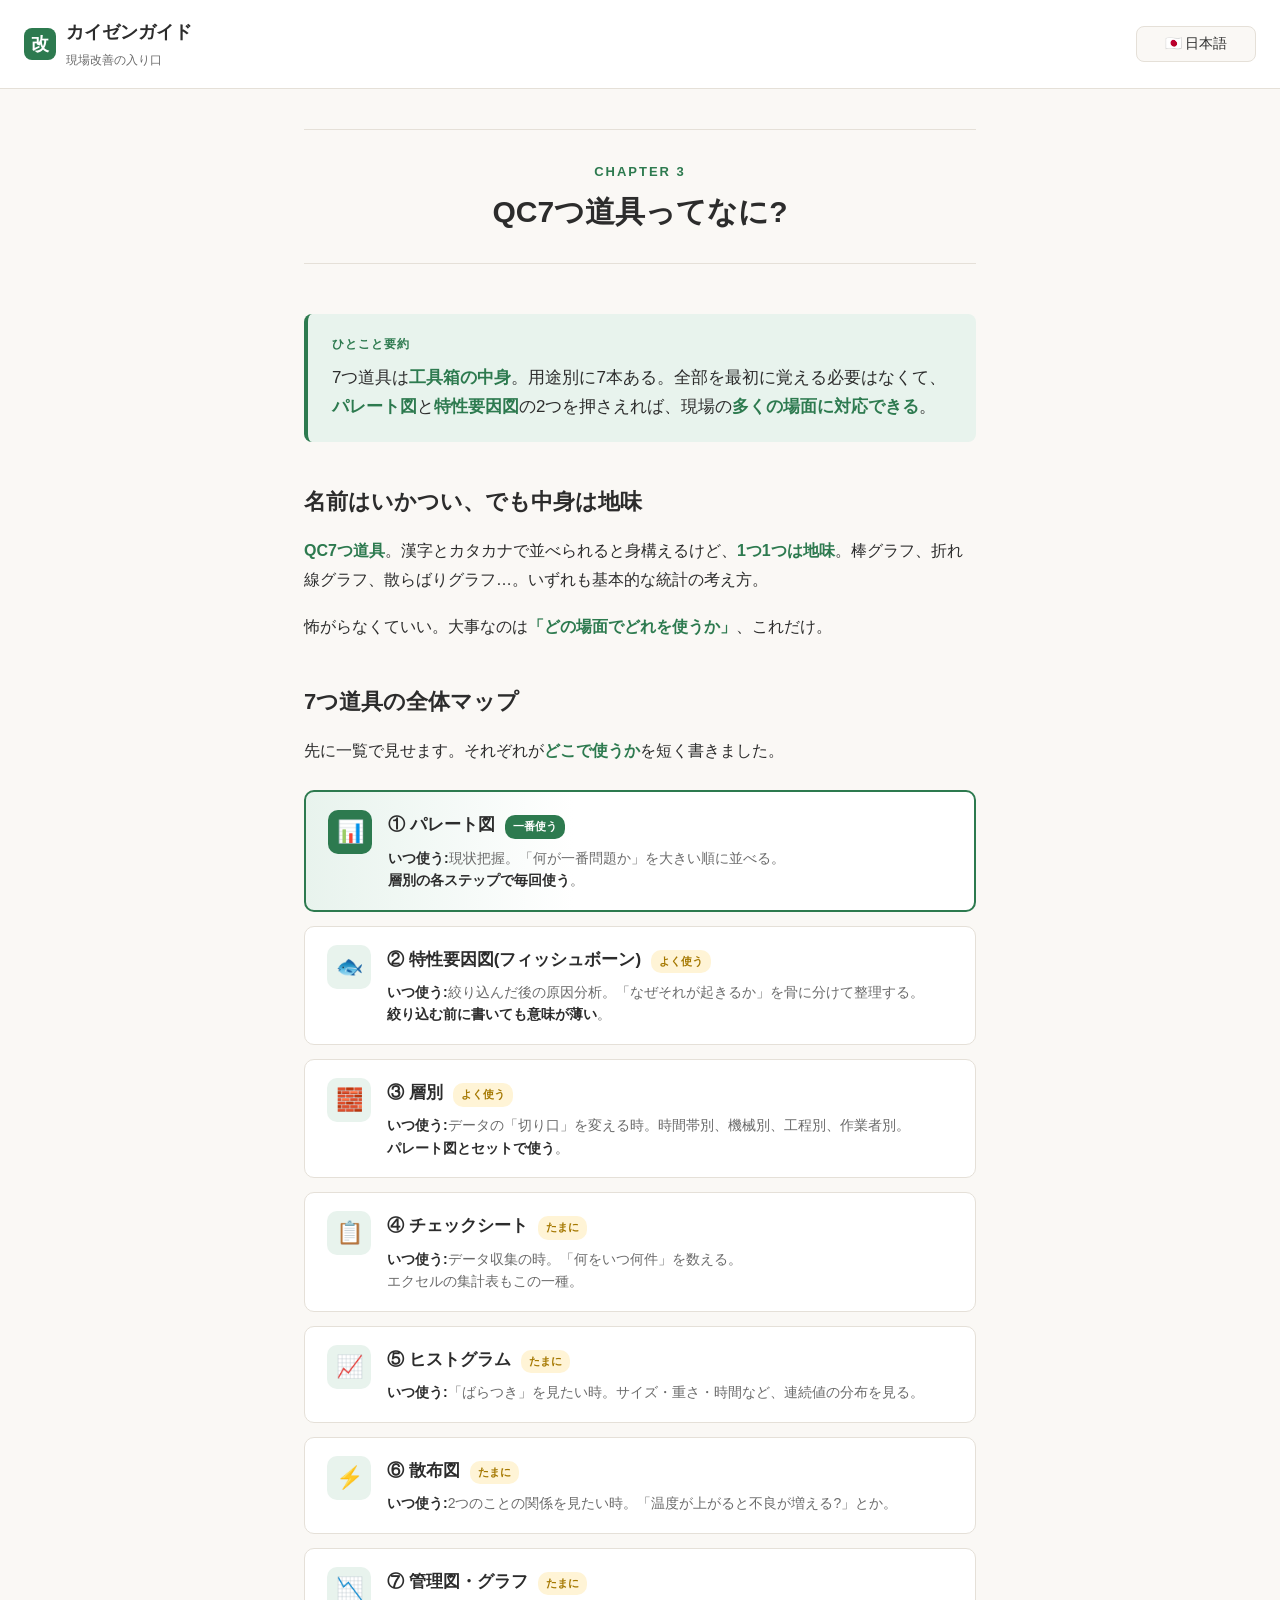
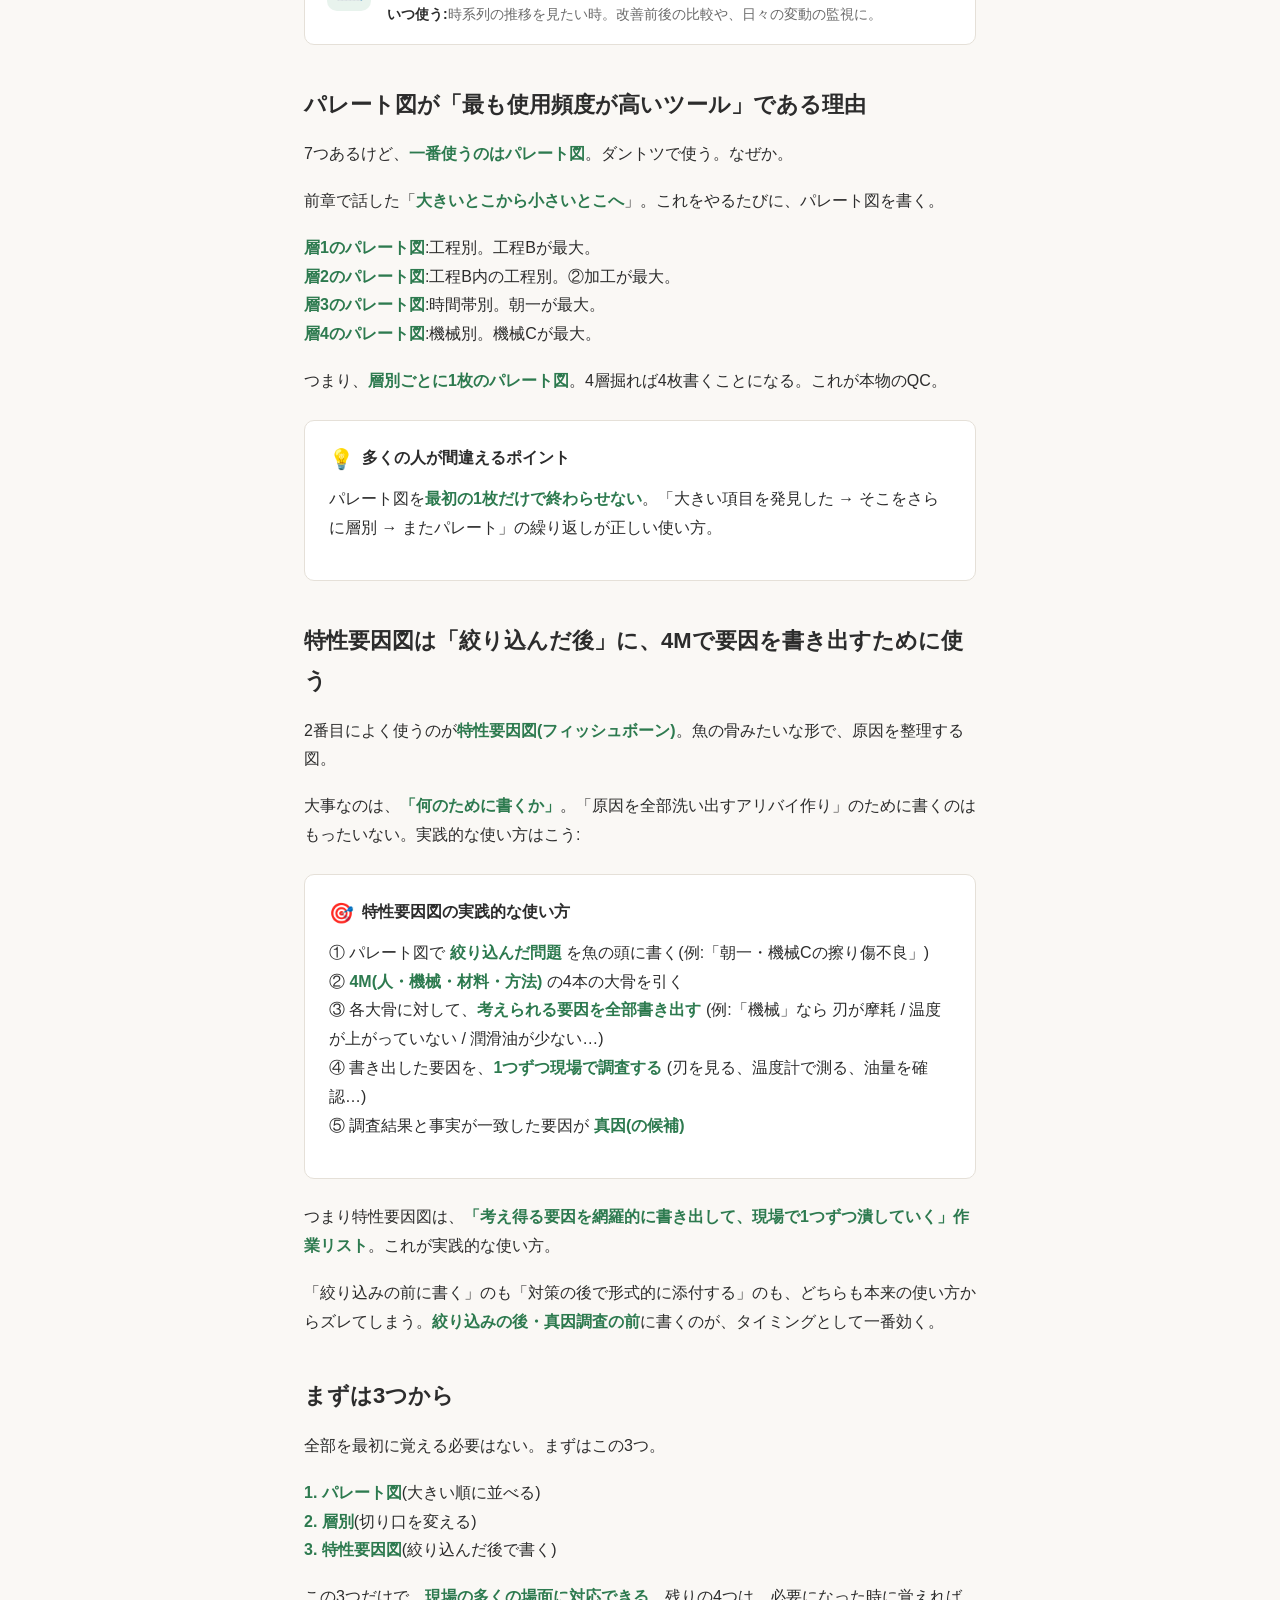
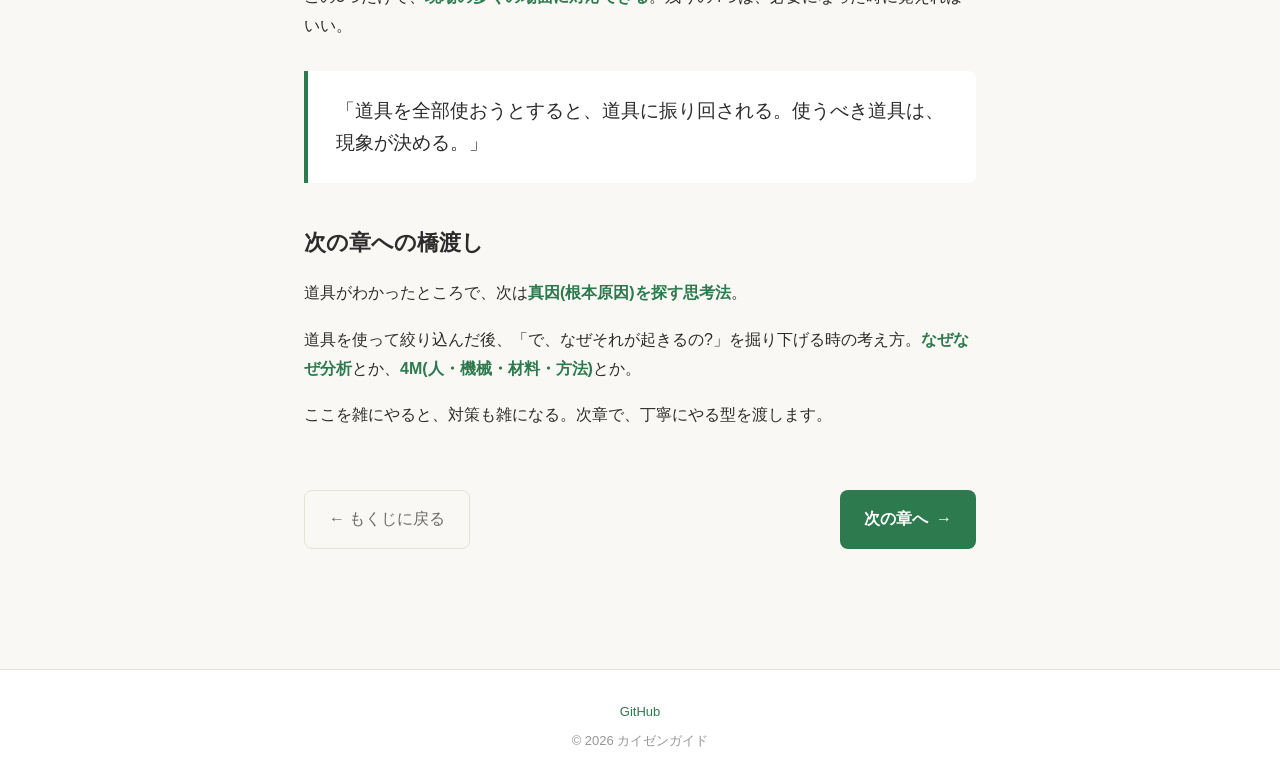
<file: ch3.html>
<!DOCTYPE html>
<html lang="ja">
<head>
<meta charset="UTF-8">
<meta name="viewport" content="width=device-width, initial-scale=1.0">
<title>第3章 QC7つ道具ってなに? | カイゼンガイド</title>
<link rel="stylesheet" href="style.css">
</head>
<body>
<header>
  <a href="index.html" class="brand">
    <div class="brand-logo">改</div>
    <div>
      <div class="brand-name" data-i18n="brand">カイゼンガイド</div>
      <div class="brand-sub" data-i18n="brandSub">現場改善の入り口</div>
    </div>
  </a>
  <div class="lang-switch"></div>
</header>

<article class="chapter-content">
  <div class="chapter-header">
    <div class="chapter-number-large" data-i18n="ch3Label">CHAPTER 3</div>
    <h2 data-i18n="ch3Title">QC7つ道具ってなに?</h2>
  </div>

  <div class="chapter-tldr">
    <div class="chapter-tldr-label" data-i18n="tldrLabel">ひとこと要約</div>
    <div class="chapter-tldr-text" data-i18n="ch3Tldr">7つ道具は<strong>工具箱の中身</strong>。用途別に7本ある。全部を最初に覚える必要はなくて、<strong>パレート図</strong>と<strong>特性要因図</strong>の2つを押さえれば、現場の<strong>多くの場面に対応できる</strong>。</div>
  </div>

  <h3 data-i18n="ch3_h1">名前はいかつい、でも中身は地味</h3>
  <p data-i18n="ch3_p1"><strong>QC7つ道具</strong>。漢字とカタカナで並べられると身構えるけど、<strong>1つ1つは地味</strong>。棒グラフ、折れ線グラフ、散らばりグラフ…。いずれも基本的な統計の考え方。</p>
  <p data-i18n="ch3_p2">怖がらなくていい。大事なのは<strong>「どの場面でどれを使うか」</strong>、これだけ。</p>

  <h3 data-i18n="ch3_h2">7つ道具の全体マップ</h3>
  <p data-i18n="ch3_p3">先に一覧で見せます。それぞれが<strong>どこで使うか</strong>を短く書きました。</p>

  <div class="tool-grid">
    <div class="tool-card king"><div class="tool-icon">📊</div><div class="tool-body"><div class="tool-head"><span class="tool-name" data-i18n="tool1Name">① パレート図</span><span class="tool-tag king" data-i18n="toolKing">一番使う</span></div><div class="tool-use" data-i18n="tool1Use"><strong>いつ使う:</strong>現状把握。「何が一番問題か」を大きい順に並べる。<br><strong>層別の各ステップで毎回使う</strong>。</div></div></div>
    <div class="tool-card"><div class="tool-icon">🐟</div><div class="tool-body"><div class="tool-head"><span class="tool-name" data-i18n="tool2Name">② 特性要因図(フィッシュボーン)</span><span class="tool-tag" data-i18n="toolOften">よく使う</span></div><div class="tool-use" data-i18n="tool2Use"><strong>いつ使う:</strong>絞り込んだ後の原因分析。「なぜそれが起きるか」を骨に分けて整理する。<br><strong>絞り込む前に書いても意味が薄い</strong>。</div></div></div>
    <div class="tool-card"><div class="tool-icon">🧱</div><div class="tool-body"><div class="tool-head"><span class="tool-name" data-i18n="tool3Name">③ 層別</span><span class="tool-tag" data-i18n="toolOften">よく使う</span></div><div class="tool-use" data-i18n="tool3Use"><strong>いつ使う:</strong>データの「切り口」を変える時。時間帯別、機械別、工程別、作業者別。<br><strong>パレート図とセットで使う</strong>。</div></div></div>
    <div class="tool-card"><div class="tool-icon">📋</div><div class="tool-body"><div class="tool-head"><span class="tool-name" data-i18n="tool4Name">④ チェックシート</span><span class="tool-tag" data-i18n="toolSometimes">たまに</span></div><div class="tool-use" data-i18n="tool4Use"><strong>いつ使う:</strong>データ収集の時。「何をいつ何件」を数える。<br>エクセルの集計表もこの一種。</div></div></div>
    <div class="tool-card"><div class="tool-icon">📈</div><div class="tool-body"><div class="tool-head"><span class="tool-name" data-i18n="tool5Name">⑤ ヒストグラム</span><span class="tool-tag" data-i18n="toolSometimes">たまに</span></div><div class="tool-use" data-i18n="tool5Use"><strong>いつ使う:</strong>「ばらつき」を見たい時。サイズ・重さ・時間など、連続値の分布を見る。</div></div></div>
    <div class="tool-card"><div class="tool-icon">⚡</div><div class="tool-body"><div class="tool-head"><span class="tool-name" data-i18n="tool6Name">⑥ 散布図</span><span class="tool-tag" data-i18n="toolSometimes">たまに</span></div><div class="tool-use" data-i18n="tool6Use"><strong>いつ使う:</strong>2つのことの関係を見たい時。「温度が上がると不良が増える?」とか。</div></div></div>
    <div class="tool-card"><div class="tool-icon">📉</div><div class="tool-body"><div class="tool-head"><span class="tool-name" data-i18n="tool7Name">⑦ 管理図・グラフ</span><span class="tool-tag" data-i18n="toolSometimes">たまに</span></div><div class="tool-use" data-i18n="tool7Use"><strong>いつ使う:</strong>時系列の推移を見たい時。改善前後の比較や、日々の変動の監視に。</div></div></div>
  </div>

  <h3 data-i18n="ch3_h3">パレート図が「最も使用頻度が高いツール」である理由</h3>
  <p data-i18n="ch3_p4">7つあるけど、<strong>一番使うのはパレート図</strong>。ダントツで使う。なぜか。</p>
  <p data-i18n="ch3_p5">前章で話した「<strong>大きいとこから小さいとこへ</strong>」。これをやるたびに、パレート図を書く。</p>
  <p data-i18n="ch3_p6"><strong>層1のパレート図</strong>:工程別。工程Bが最大。<br><strong>層2のパレート図</strong>:工程B内の工程別。②加工が最大。<br><strong>層3のパレート図</strong>:時間帯別。朝一が最大。<br><strong>層4のパレート図</strong>:機械別。機械Cが最大。</p>
  <p data-i18n="ch3_p7">つまり、<strong>層別ごとに1枚のパレート図</strong>。4層掘れば4枚書くことになる。これが本物のQC。</p>

  <div class="callout">
    <div class="callout-title"><span class="callout-icon">💡</span><span data-i18n="ch3CalloutTitle">多くの人が間違えるポイント</span></div>
    <p data-i18n="ch3CalloutBody">パレート図を<strong>最初の1枚だけで終わらせない</strong>。「大きい項目を発見した → そこをさらに層別 → またパレート」の繰り返しが正しい使い方。</p>
  </div>

  <h3 data-i18n="ch3_h4">特性要因図は「絞り込んだ後」に、4Mで要因を書き出すために使う</h3>
  <p data-i18n="ch3_p8">2番目によく使うのが<strong>特性要因図(フィッシュボーン)</strong>。魚の骨みたいな形で、原因を整理する図。</p>
  <p data-i18n="ch3_p9">大事なのは、<strong>「何のために書くか」</strong>。「原因を全部洗い出すアリバイ作り」のために書くのはもったいない。実践的な使い方はこう:</p>

  <div class="callout">
    <div class="callout-title"><span class="callout-icon">🎯</span><span data-i18n="ch3_fishTitle">特性要因図の実践的な使い方</span></div>
    <p data-i18n="ch3_fishBody">① パレート図で <strong>絞り込んだ問題</strong> を魚の頭に書く(例:「朝一・機械Cの擦り傷不良」)<br>② <strong>4M(人・機械・材料・方法)</strong> の4本の大骨を引く<br>③ 各大骨に対して、<strong>考えられる要因を全部書き出す</strong> (例:「機械」なら 刃が摩耗 / 温度が上がっていない / 潤滑油が少ない…)<br>④ 書き出した要因を、<strong>1つずつ現場で調査する</strong> (刃を見る、温度計で測る、油量を確認…)<br>⑤ 調査結果と事実が一致した要因が <strong>真因(の候補)</strong></p>
  </div>

  <p data-i18n="ch3_p10">つまり特性要因図は、<strong>「考え得る要因を網羅的に書き出して、現場で1つずつ潰していく」作業リスト</strong>。これが実践的な使い方。</p>
  <p data-i18n="ch3_p11">「絞り込みの前に書く」のも「対策の後で形式的に添付する」のも、どちらも本来の使い方からズレてしまう。<strong>絞り込みの後・真因調査の前</strong>に書くのが、タイミングとして一番効く。</p>

  <h3 data-i18n="ch3_h5">まずは3つから</h3>
  <p data-i18n="ch3_p12">全部を最初に覚える必要はない。まずはこの3つ。</p>
  <p data-i18n="ch3_p13"><strong>1. パレート図</strong>(大きい順に並べる)<br><strong>2. 層別</strong>(切り口を変える)<br><strong>3. 特性要因図</strong>(絞り込んだ後で書く)</p>
  <p data-i18n="ch3_p14">この3つだけで、<strong>現場の多くの場面に対応できる</strong>。残りの4つは、必要になった時に覚えればいい。</p>

  <div class="quote" data-i18n="ch3_quote">「道具を全部使おうとすると、道具に振り回される。使うべき道具は、現象が決める。」</div>

  <h3 data-i18n="ch3_h6">次の章への橋渡し</h3>
  <p data-i18n="ch3_p15">道具がわかったところで、次は<strong>真因(根本原因)を探す思考法</strong>。</p>
  <p data-i18n="ch3_p16">道具を使って絞り込んだ後、「で、なぜそれが起きるの?」を掘り下げる時の考え方。<strong>なぜなぜ分析</strong>とか、<strong>4M(人・機械・材料・方法)</strong>とか。</p>
  <p data-i18n="ch3_p17">ここを雑にやると、対策も雑になる。次章で、丁寧にやる型を渡します。</p>

  <div class="next-nav">
    <a href="index.html" class="back-btn">← <span data-i18n="backToHome">もくじに戻る</span></a>
    <a href="ch4.html" class="next-btn"><span data-i18n="nextChapter">次の章へ</span> →</a>
  </div>
</article>

<footer>
  <p><a href="https://github.com/esandm4n1/kaizen-guide" target="_blank">GitHub</a></p>
  <p style="margin-top:6px; opacity:0.7;" data-i18n="copyright">© 2026 カイゼンガイド</p>
</footer>

<script src="_common.js"></script>
<script>
Object.assign(window.kaizenI18n.ja, {
  ch3Label: "CHAPTER 3",
  ch3Title: "QC7つ道具ってなに?",
  ch3Tldr: '7つ道具は<strong>工具箱の中身</strong>。用途別に7本ある。全部を最初に覚える必要はなくて、<strong>パレート図</strong>と<strong>特性要因図</strong>の2つを押さえれば、現場の<strong>多くの場面に対応できる</strong>。',
  ch3_h1: '名前はいかつい、でも中身は地味',
  ch3_p1: '<strong>QC7つ道具</strong>。漢字とカタカナで並べられると身構えるけど、<strong>1つ1つは地味</strong>。棒グラフ、折れ線グラフ、散らばりグラフ…。いずれも基本的な統計の考え方。',
  ch3_p2: '怖がらなくていい。大事なのは<strong>「どの場面でどれを使うか」</strong>、これだけ。',
  ch3_h2: '7つ道具の全体マップ',
  ch3_p3: '先に一覧で見せます。それぞれが<strong>どこで使うか</strong>を短く書きました。',
  toolKing: '一番使う', toolOften: 'よく使う', toolSometimes: 'たまに',
  tool1Name: '① パレート図',
  tool1Use: '<strong>いつ使う:</strong>現状把握。「何が一番問題か」を大きい順に並べる。<br><strong>層別の各ステップで毎回使う</strong>。',
  tool2Name: '② 特性要因図(フィッシュボーン)',
  tool2Use: '<strong>いつ使う:</strong>絞り込んだ後の原因分析。「なぜそれが起きるか」を骨に分けて整理する。<br><strong>絞り込む前に書いても意味が薄い</strong>。',
  tool3Name: '③ 層別',
  tool3Use: '<strong>いつ使う:</strong>データの「切り口」を変える時。時間帯別、機械別、工程別、作業者別。<br><strong>パレート図とセットで使う</strong>。',
  tool4Name: '④ チェックシート',
  tool4Use: '<strong>いつ使う:</strong>データ収集の時。「何をいつ何件」を数える。<br>エクセルの集計表もこの一種。',
  tool5Name: '⑤ ヒストグラム',
  tool5Use: '<strong>いつ使う:</strong>「ばらつき」を見たい時。サイズ・重さ・時間など、連続値の分布を見る。',
  tool6Name: '⑥ 散布図',
  tool6Use: '<strong>いつ使う:</strong>2つのことの関係を見たい時。「温度が上がると不良が増える?」とか。',
  tool7Name: '⑦ 管理図・グラフ',
  tool7Use: '<strong>いつ使う:</strong>時系列の推移を見たい時。改善前後の比較や、日々の変動の監視に。',
  ch3_h3: 'パレート図が「最も使用頻度が高いツール」である理由',
  ch3_p4: '7つあるけど、<strong>一番使うのはパレート図</strong>。ダントツで使う。なぜか。',
  ch3_p5: '前章で話した「<strong>大きいとこから小さいとこへ</strong>」。これをやるたびに、パレート図を書く。',
  ch3_p6: '<strong>層1のパレート図</strong>:工程別。工程Bが最大。<br><strong>層2のパレート図</strong>:工程B内の工程別。②加工が最大。<br><strong>層3のパレート図</strong>:時間帯別。朝一が最大。<br><strong>層4のパレート図</strong>:機械別。機械Cが最大。',
  ch3_p7: 'つまり、<strong>層別ごとに1枚のパレート図</strong>。4層掘れば4枚書くことになる。これが本物のQC。',
  ch3CalloutTitle: '多くの人が間違えるポイント',
  ch3CalloutBody: 'パレート図を<strong>最初の1枚だけで終わらせない</strong>。「大きい項目を発見した → そこをさらに層別 → またパレート」の繰り返しが正しい使い方。',
  ch3_h4: '特性要因図は「絞り込んだ後」に、4Mで要因を書き出すために使う',
  ch3_p8: '2番目によく使うのが<strong>特性要因図(フィッシュボーン)</strong>。魚の骨みたいな形で、原因を整理する図。',
  ch3_p9: '大事なのは、<strong>「何のために書くか」</strong>。「原因を全部洗い出すアリバイ作り」のために書くのはもったいない。実践的な使い方はこう:',
  ch3_fishTitle: '特性要因図の実践的な使い方',
  ch3_fishBody: '① パレート図で <strong>絞り込んだ問題</strong> を魚の頭に書く(例:「朝一・機械Cの擦り傷不良」)<br>② <strong>4M(人・機械・材料・方法)</strong> の4本の大骨を引く<br>③ 各大骨に対して、<strong>考えられる要因を全部書き出す</strong> (例:「機械」なら 刃が摩耗 / 温度が上がっていない / 潤滑油が少ない…)<br>④ 書き出した要因を、<strong>1つずつ現場で調査する</strong> (刃を見る、温度計で測る、油量を確認…)<br>⑤ 調査結果と事実が一致した要因が <strong>真因(の候補)</strong>',
  ch3_p10: 'つまり特性要因図は、<strong>「考え得る要因を網羅的に書き出して、現場で1つずつ潰していく」作業リスト</strong>。これが実践的な使い方。',
  ch3_p11: '「絞り込みの前に書く」のも「対策の後で形式的に添付する」のも、どちらも本来の使い方からズレてしまう。<strong>絞り込みの後・真因調査の前</strong>に書くのが、タイミングとして一番効く。',
  ch3_h5: 'まずは3つから',
  ch3_p12: '全部を最初に覚える必要はない。まずはこの3つ。',
  ch3_p13: '<strong>1. パレート図</strong>(大きい順に並べる)<br><strong>2. 層別</strong>(切り口を変える)<br><strong>3. 特性要因図</strong>(絞り込んだ後で書く)',
  ch3_p14: 'この3つだけで、<strong>現場の多くの場面に対応できる</strong>。残りの4つは、必要になった時に覚えればいい。',
  ch3_quote: '「道具を全部使おうとすると、道具に振り回される。使うべき道具は、現象が決める。」',
  ch3_h6: '次の章への橋渡し',
  ch3_p15: '道具がわかったところで、次は<strong>真因(根本原因)を探す思考法</strong>。',
  ch3_p16: '道具を使って絞り込んだ後、「で、なぜそれが起きるの?」を掘り下げる時の考え方。<strong>なぜなぜ分析</strong>とか、<strong>4M(人・機械・材料・方法)</strong>とか。',
  ch3_p17: 'ここを雑にやると、対策も雑になる。次章で、丁寧にやる型を渡します。'
});

Object.assign(window.kaizenI18n.en, {
  ch3Label: "CHAPTER 3",
  ch3Title: "What are the 7 QC tools?",
  ch3Tldr: 'The 7 QC tools are the <strong>contents of a toolbox</strong>. Seven tools, each with a purpose. You don\'t need to learn all at once. Master the <strong>Pareto chart</strong> and <strong>fishbone diagram</strong>, and you can <strong>handle many situations on the shop floor</strong>.',
  ch3_h1: 'Scary names, mundane contents',
  ch3_p1: '<strong>The 7 QC Tools</strong>. Listed out in kanji and katakana, they sound intimidating. But <strong>each one is plain</strong>. Bar charts, line charts, scatter plots... all basic statistical concepts.',
  ch3_p2: 'Don\'t be afraid. What matters is <strong>"which one to use when"</strong>. That\'s all.',
  ch3_h2: 'The full map of the 7 tools',
  ch3_p3: 'Here\'s the overview. Each shows <strong>where to use it</strong> in a short line.',
  toolKing: 'Most used', toolOften: 'Often used', toolSometimes: 'Sometimes',
  tool1Name: '① Pareto chart',
  tool1Use: '<strong>When:</strong> Grasp the current state. List things in descending order. <strong>Use it at every layer of drill-down</strong>.',
  tool2Name: '② Fishbone diagram (cause-and-effect)',
  tool2Use: '<strong>When:</strong> Cause analysis, after narrowing down. Organize "why does this happen" by branch. <strong>Drawing it before narrowing down is mostly wasted</strong>.',
  tool3Name: '③ Stratification',
  tool3Use: '<strong>When:</strong> Changing the "cut" of the data. By time, machine, process, operator. <strong>Always used together with Pareto</strong>.',
  tool4Name: '④ Check sheet',
  tool4Use: '<strong>When:</strong> Collecting data. Count "what, when, how many." Excel tallies count too.',
  tool5Name: '⑤ Histogram',
  tool5Use: '<strong>When:</strong> Looking at "variability." The distribution of continuous values like size, weight, time.',
  tool6Name: '⑥ Scatter plot',
  tool6Use: '<strong>When:</strong> Checking the relation between two things. "Do defects rise with temperature?"',
  tool7Name: '⑦ Control chart / graph',
  tool7Use: '<strong>When:</strong> Seeing changes over time. Before/after comparison, daily monitoring.',
  ch3_h3: 'Why the Pareto chart is "the most frequently used tool"',
  ch3_p4: 'There are 7 tools, but <strong>the one you use most is the Pareto chart</strong>. By far. Here\'s why.',
  ch3_p5: 'Remember the previous chapter: "<strong>Go from the big to the small</strong>." Every time you do this, you draw a Pareto.',
  ch3_p6: '<strong>Layer 1 Pareto</strong>: by process. Process B is the biggest.<br><strong>Layer 2 Pareto</strong>: inside Process B. Step ②Machining is biggest.<br><strong>Layer 3 Pareto</strong>: by time. Morning is biggest.<br><strong>Layer 4 Pareto</strong>: by machine. Machine C is biggest.',
  ch3_p7: 'That is, <strong>one Pareto per layer</strong>. Four layers = four Paretos. This is real QC.',
  ch3CalloutTitle: 'The point most people get wrong',
  ch3CalloutBody: 'Don\'t stop at <strong>one Pareto chart</strong>. "Find the biggest item → stratify it further → new Pareto" — this loop is the correct usage.',
  ch3_h4: 'Use the fishbone AFTER narrowing down — to enumerate causes by 4M',
  ch3_p8: 'The second most used is the <strong>fishbone diagram</strong>. A fish-skeleton shape for organizing causes.',
  ch3_p9: 'What matters is <strong>"what you draw it for."</strong> Drawing it just as an "alibi of listing all possible causes" is a waste. The practical way is this:',
  ch3_fishTitle: 'Practical use of the fishbone diagram',
  ch3_fishBody: '① Write the <strong>narrowed-down problem</strong> from your Pareto at the fish\'s head (e.g. "Morning + Machine C scratch defects")<br>② Draw the four main bones: <strong>4M (Man / Machine / Material / Method)</strong><br>③ For each bone, <strong>list out every plausible factor</strong> (e.g. for Machine: "blade worn / temperature not reaching spec / low lubricant...")<br>④ Take each listed factor and <strong>investigate it on the shop floor, one by one</strong> (inspect the blade, measure the temperature, check the oil level...)<br>⑤ The factors whose investigation matches reality are <strong>root cause candidates</strong>',
  ch3_p10: 'In other words, the fishbone is a <strong>work list: enumerate every plausible factor, then knock them out on the floor one at a time</strong>. That is the practical use.',
  ch3_p11: 'Drawing it "before narrowing down" or "formally attaching it after the countermeasure" both miss the point. <strong>After narrowing down, before investigating the root cause</strong> — that\'s the timing where it pays off.',
  ch3_h5: 'Start with these 3',
  ch3_p12: 'You don\'t need to learn all 7 at once. Start with just these 3.',
  ch3_p13: '<strong>1. Pareto chart</strong> (order by size)<br><strong>2. Stratification</strong> (change the cut)<br><strong>3. Fishbone diagram</strong> (draw it after narrowing down)',
  ch3_p14: 'With just these 3, <strong>you can handle many situations on the shop floor</strong>. Learn the other 4 when you actually need them.',
  ch3_quote: '"When you try to use every tool, the tools drag you around. The tool you need is chosen by the phenomenon."',
  ch3_h6: 'Bridge to the next chapter',
  ch3_p15: 'Now that you know the tools, the next step is <strong>how to find the real cause (root cause)</strong>.',
  ch3_p16: 'After narrowing down with tools, "So why does this happen?" — the thinking that goes deeper. <strong>Why-why analysis</strong>, <strong>4M (Man/Machine/Material/Method)</strong>.',
  ch3_p17: 'If sloppy here, the countermeasure will be sloppy too. Next chapter, a clean way to do this.'
});

Object.assign(window.kaizenI18n.vi, {
  ch3Label: "CHƯƠNG 3",
  ch3Title: "7 công cụ QC là gì?",
  ch3Tldr: '7 công cụ QC là <strong>nội dung của hộp dụng cụ</strong>. 7 công cụ với 7 mục đích. Không cần học hết ngay. Nắm vững <strong>biểu đồ Pareto</strong> và <strong>sơ đồ xương cá</strong>, bạn có thể <strong>xử lý nhiều tình huống ở hiện trường</strong>.',
  ch3_h1: 'Tên đáng sợ, nội dung đơn giản',
  ch3_p1: '<strong>7 công cụ QC</strong>. Khi liệt kê bằng chữ Hán và katakana, nghe rất đáng sợ. Nhưng <strong>từng cái đều đơn giản</strong>. Biểu đồ cột, đường, phân bố... Tất cả đều là khái niệm thống kê cơ bản.',
  ch3_p2: 'Đừng sợ. Quan trọng là <strong>"dùng công cụ nào khi nào"</strong>. Chỉ thế thôi.',
  ch3_h2: 'Bản đồ tổng quan 7 công cụ',
  ch3_p3: 'Bảng tổng quan. Mỗi công cụ kèm <strong>nơi dùng</strong> ngắn gọn.',
  toolKing: 'Dùng nhiều nhất', toolOften: 'Dùng thường xuyên', toolSometimes: 'Thỉnh thoảng',
  tool1Name: '① Biểu đồ Pareto',
  tool1Use: '<strong>Khi nào:</strong> Nắm hiện trạng. Sắp xếp theo thứ tự giảm dần. <strong>Dùng ở mọi lớp phân tích</strong>.',
  tool2Name: '② Sơ đồ xương cá (nhân quả)',
  tool2Use: '<strong>Khi nào:</strong> Phân tích nguyên nhân sau khi thu hẹp. Sắp xếp "tại sao xảy ra" theo nhánh. <strong>Vẽ trước khi thu hẹp thì vô nghĩa</strong>.',
  tool3Name: '③ Phân tầng',
  tool3Use: '<strong>Khi nào:</strong> Đổi "góc nhìn" dữ liệu. Theo thời gian, máy, quy trình, người làm. <strong>Luôn dùng cùng Pareto</strong>.',
  tool4Name: '④ Bảng kiểm tra',
  tool4Use: '<strong>Khi nào:</strong> Thu thập dữ liệu. Đếm "cái gì, khi nào, bao nhiêu". Bảng Excel cũng là một dạng.',
  tool5Name: '⑤ Biểu đồ Histogram',
  tool5Use: '<strong>Khi nào:</strong> Xem "độ biến thiên". Phân bố giá trị liên tục như kích thước, trọng lượng, thời gian.',
  tool6Name: '⑥ Biểu đồ phân tán',
  tool6Use: '<strong>Khi nào:</strong> Xem mối quan hệ hai thứ. "Nhiệt độ cao thì lỗi tăng?"',
  tool7Name: '⑦ Biểu đồ kiểm soát / đồ thị',
  tool7Use: '<strong>Khi nào:</strong> Xem biến động theo thời gian. So sánh trước/sau, giám sát hàng ngày.',
  ch3_h3: 'Tại sao biểu đồ Pareto là "công cụ được sử dụng nhiều nhất"',
  ch3_p4: 'Có 7 công cụ, nhưng <strong>dùng nhiều nhất là Pareto</strong>. Áp đảo. Tại sao.',
  ch3_p5: 'Nhớ chương trước: "<strong>Từ lớn đến nhỏ</strong>". Mỗi lần làm vậy, ta vẽ Pareto.',
  ch3_p6: '<strong>Pareto lớp 1</strong>: theo quy trình. Quy trình B lớn nhất.<br><strong>Pareto lớp 2</strong>: trong quy trình B. Bước ②Gia công lớn nhất.<br><strong>Pareto lớp 3</strong>: theo thời gian. Buổi sáng lớn nhất.<br><strong>Pareto lớp 4</strong>: theo máy. Máy C lớn nhất.',
  ch3_p7: 'Tức là <strong>mỗi lớp một Pareto</strong>. 4 lớp = 4 Pareto. Đây là QC thật sự.',
  ch3CalloutTitle: 'Điểm nhiều người sai',
  ch3CalloutBody: 'Đừng dừng ở <strong>1 biểu đồ Pareto</strong>. "Tìm mục lớn nhất → phân tầng thêm → Pareto mới" — vòng lặp này mới đúng.',
  ch3_h4: 'Xương cá dùng SAU khi thu hẹp — để liệt kê nguyên nhân theo 4M',
  ch3_p8: 'Thứ hai dùng nhiều là <strong>sơ đồ xương cá</strong>. Hình dạng xương cá để sắp xếp nguyên nhân.',
  ch3_p9: 'Quan trọng là <strong>"vẽ để làm gì"</strong>. Vẽ như một "bằng chứng liệt kê hết mọi nguyên nhân" thì lãng phí. Cách dùng thực tế là thế này:',
  ch3_fishTitle: 'Cách dùng thực tế của sơ đồ xương cá',
  ch3_fishBody: '① Viết <strong>vấn đề đã thu hẹp</strong> từ Pareto vào đầu con cá (ví dụ: "Lỗi trầy xước của máy C buổi sáng")<br>② Vẽ 4 xương lớn: <strong>4M (Người / Máy / Vật liệu / Phương pháp)</strong><br>③ Với mỗi xương, <strong>liệt kê mọi yếu tố có thể</strong> (ví dụ Máy: "lưỡi mòn / nhiệt độ không đủ / dầu bôi trơn ít...")<br>④ Lấy từng yếu tố và <strong>điều tra tại hiện trường, từng cái một</strong> (kiểm tra lưỡi, đo nhiệt độ, kiểm dầu...)<br>⑤ Yếu tố nào thực tế trùng với kết quả điều tra là <strong>ứng viên nguyên nhân thực</strong>',
  ch3_p10: 'Nói cách khác, xương cá là <strong>danh sách công việc: liệt kê tất cả yếu tố khả thi, rồi xử lý từng cái một ở hiện trường</strong>. Đây là cách dùng thực tế.',
  ch3_p11: 'Vẽ "trước khi thu hẹp" hay "đính kèm hình thức sau đối sách" đều lệch khỏi mục đích ban đầu. <strong>Sau khi thu hẹp, trước khi điều tra nguyên nhân thực</strong> — đó là thời điểm hiệu quả nhất.',
  ch3_h5: 'Bắt đầu với 3 cái này',
  ch3_p12: 'Không cần học hết 7 cái. Bắt đầu với 3 cái này.',
  ch3_p13: '<strong>1. Biểu đồ Pareto</strong> (sắp xếp theo kích thước)<br><strong>2. Phân tầng</strong> (đổi góc nhìn)<br><strong>3. Sơ đồ xương cá</strong> (vẽ sau khi thu hẹp)',
  ch3_p14: 'Chỉ với 3 cái này, <strong>xử lý được nhiều tình huống ở hiện trường</strong>. 4 cái còn lại học khi cần.',
  ch3_quote: '"Khi cố dùng hết công cụ, công cụ kéo bạn đi. Công cụ cần dùng do hiện tượng quyết định."',
  ch3_h6: 'Cầu nối sang chương tiếp theo',
  ch3_p15: 'Đã biết công cụ, giờ là <strong>cách tìm nguyên nhân thật (nguyên nhân gốc rễ)</strong>.',
  ch3_p16: 'Sau khi thu hẹp bằng công cụ, "Vậy tại sao xảy ra?" — cách suy nghĩ đào sâu. <strong>Phân tích 5-Whys</strong>, <strong>4M (Người/Máy/Vật liệu/Phương pháp)</strong>.',
  ch3_p17: 'Cẩu thả ở đây thì đối sách cũng cẩu thả. Chương sau, cách làm chỉn chu.'
});

Object.assign(window.kaizenI18n.id, {
  ch3Label: "BAB 3",
  ch3Title: "Apa itu 7 alat QC?",
  ch3Tldr: '7 alat QC adalah <strong>isi kotak perkakas</strong>. 7 alat dengan 7 fungsi. Tidak perlu hapalkan semua sekaligus. Kuasai <strong>diagram Pareto</strong> dan <strong>diagram tulang ikan</strong>, Anda bisa <strong>menangani banyak situasi di lapangan</strong>.',
  ch3_h1: 'Nama menakutkan, isi sederhana',
  ch3_p1: '<strong>7 alat QC</strong>. Ketika dicatat dengan kanji dan katakana, kedengaran menakutkan. Tapi <strong>satu-satu sederhana</strong>. Grafik batang, garis, sebaran... Semua konsep statistik dasar.',
  ch3_p2: 'Tidak perlu takut. Yang penting adalah <strong>"pakai yang mana kapan"</strong>. Itu saja.',
  ch3_h2: 'Peta lengkap 7 alat',
  ch3_p3: 'Daftar dulu. Setiap alat disertai <strong>tempat pakainya</strong> singkat.',
  toolKing: 'Paling sering', toolOften: 'Sering', toolSometimes: 'Kadang-kadang',
  tool1Name: '① Diagram Pareto',
  tool1Use: '<strong>Kapan:</strong> Pahami keadaan saat ini. Susun dari besar ke kecil. <strong>Pakai di setiap lapisan drill-down</strong>.',
  tool2Name: '② Diagram tulang ikan (sebab-akibat)',
  tool2Use: '<strong>Kapan:</strong> Analisis penyebab setelah dipersempit. Susun "kenapa terjadi" per cabang. <strong>Gambar sebelum dipersempit tidak berarti</strong>.',
  tool3Name: '③ Stratifikasi',
  tool3Use: '<strong>Kapan:</strong> Ubah "sudut pandang" data. Per waktu, mesin, proses, operator. <strong>Selalu pakai bersama Pareto</strong>.',
  tool4Name: '④ Lembar periksa',
  tool4Use: '<strong>Kapan:</strong> Kumpulkan data. Hitung "apa, kapan, berapa". Tabel Excel juga salah satunya.',
  tool5Name: '⑤ Histogram',
  tool5Use: '<strong>Kapan:</strong> Lihat "variasi". Distribusi nilai kontinu seperti ukuran, berat, waktu.',
  tool6Name: '⑥ Diagram pencar',
  tool6Use: '<strong>Kapan:</strong> Lihat hubungan dua hal. "Kalau suhu naik, cacat naik?"',
  tool7Name: '⑦ Peta kendali / grafik',
  tool7Use: '<strong>Kapan:</strong> Lihat perubahan seiring waktu. Bandingkan sebelum/sesudah, pantau harian.',
  ch3_h3: 'Kenapa diagram Pareto adalah "alat yang paling sering digunakan"',
  ch3_p4: 'Ada 7 alat, tapi <strong>yang paling dipakai adalah Pareto</strong>. Jauh di atas. Kenapa.',
  ch3_p5: 'Ingat bab lalu: "<strong>Dari besar ke kecil</strong>". Setiap kali begitu, gambar Pareto.',
  ch3_p6: '<strong>Pareto lapisan 1</strong>: per proses. Proses B paling besar.<br><strong>Pareto lapisan 2</strong>: dalam Proses B. Langkah ②Pemrosesan paling besar.<br><strong>Pareto lapisan 3</strong>: per waktu. Pagi paling besar.<br><strong>Pareto lapisan 4</strong>: per mesin. Mesin C paling besar.',
  ch3_p7: 'Artinya <strong>satu Pareto per lapisan</strong>. 4 lapisan = 4 Pareto. Ini QC sejati.',
  ch3CalloutTitle: 'Poin yang banyak orang salah',
  ch3CalloutBody: 'Jangan berhenti di <strong>1 diagram Pareto</strong>. "Temukan item terbesar → stratifikasi lagi → Pareto baru" — loop ini yang benar.',
  ch3_h4: 'Tulang ikan dipakai SETELAH dipersempit — untuk mendaftar penyebab dengan 4M',
  ch3_p8: 'Kedua paling dipakai adalah <strong>diagram tulang ikan</strong>. Bentuk kerangka ikan untuk sortir penyebab.',
  ch3_p9: 'Yang penting adalah <strong>"digambar untuk apa"</strong>. Menggambar sekadar sebagai "alibi mencantumkan semua penyebab" itu mubazir. Cara pakai praktisnya begini:',
  ch3_fishTitle: 'Cara praktis memakai diagram tulang ikan',
  ch3_fishBody: '① Tulis <strong>masalah yang sudah dipersempit</strong> dari Pareto di kepala ikan (contoh: "Cacat goresan Mesin C pagi hari")<br>② Gambar 4 tulang besar: <strong>4M (Orang / Mesin / Material / Metode)</strong><br>③ Untuk tiap tulang, <strong>daftarkan semua faktor yang mungkin</strong> (contoh Mesin: "mata aus / suhu tak naik / minyak pelumas sedikit...")<br>④ Ambil tiap faktor, <strong>selidiki di lapangan satu per satu</strong> (periksa mata, ukur suhu, cek oli...)<br>⑤ Faktor yang cocok dengan kenyataan adalah <strong>kandidat penyebab sejati</strong>',
  ch3_p10: 'Dengan kata lain, tulang ikan adalah <strong>daftar kerja: catat semua faktor yang mungkin, lalu habisi satu per satu di lapangan</strong>. Inilah pemakaian praktis.',
  ch3_p11: 'Menggambar "sebelum dipersempit" atau "menempel formalitas setelah tindakan" keduanya keluar dari maksud semula. <strong>Setelah dipersempit, sebelum menyelidiki penyebab sejati</strong> — itulah timing yang paling efektif.',
  ch3_h5: 'Mulai dengan 3 ini',
  ch3_p12: 'Tidak perlu hapal semua 7. Mulai dengan 3 ini.',
  ch3_p13: '<strong>1. Diagram Pareto</strong> (susun per ukuran)<br><strong>2. Stratifikasi</strong> (ubah sudut pandang)<br><strong>3. Diagram tulang ikan</strong> (gambar setelah persempit)',
  ch3_p14: 'Dengan 3 ini, <strong>bisa menangani banyak situasi di lapangan</strong>. 4 sisanya, pelajari saat butuh.',
  ch3_quote: '"Kalau coba pakai semua alat, alat yang menyeret Anda. Alat yang dipakai ditentukan oleh fenomena."',
  ch3_h6: 'Jembatan ke bab berikutnya',
  ch3_p15: 'Sudah tahu alat, berikutnya <strong>cara cari penyebab sejati (akar penyebab)</strong>.',
  ch3_p16: 'Setelah persempit pakai alat, "Jadi kenapa terjadi?" — cara berpikir mendalam. <strong>Analisis 5-Why</strong>, <strong>4M (Manusia/Mesin/Material/Metode)</strong>.',
  ch3_p17: 'Kalau ceroboh di sini, tindakan juga ceroboh. Bab berikutnya, cara rapi.'
});

Object.assign(window.kaizenI18n.my, {
  ch3Label: "အခန်း ၃",
  ch3Title: "QC ကိရိယာ ၇ မျိုး ဆိုတာဘာလဲ?",
  ch3Tldr: 'ကိရိယာ ၇ မျိုးသည် <strong>ပစ္စည်းသေတ္တာ၏ အတွင်းပစ္စည်း</strong>။ ရည်ရွယ်ချက်အလိုက် ၇ ခု ရှိ။ အစ၌ အားလုံး မှတ်ရန် မလို။ <strong>Pareto ဇယား</strong> နှင့် <strong>ငါးရိုးပုံ</strong> ၂ ခုကို ကျွမ်းကျင်လျှင် လုပ်ငန်းခွင်၏ <strong>အခြေအနေ များစွာကို ကိုင်တွယ်နိုင်</strong>။',
  ch3_h1: 'အမည်ကြောက်စရာ၊ အတွင်းသားရိုးရှင်း',
  ch3_p1: '<strong>QC ကိရိယာ ၇ မျိုး</strong>။ ကန်းဂျိ နှင့် ကတကနဖြင့် စာရင်းပြုလုပ်လျှင် ကြောက်စရာ ကောင်း။ သို့သော် <strong>တစ်ခုချင်းစီ ရိုးရှင်း</strong>။ တိုင်ဇယား၊ မျဉ်းကြောင်းဇယား၊ ကွဲပြားဇယား... အားလုံးသည် အခြေခံ စာရင်းအင်း သဘောတရားများ။',
  ch3_p2: 'မကြောက်ပါနဲ့။ အရေးကြီးသည်မှာ <strong>"ဘယ်အခြေအနေတွင် ဘယ်အရာ သုံးမည်"</strong> သာ။',
  ch3_h2: 'ကိရိယာ ၇ မျိုး၏ စုစုပေါင်း မြေပုံ',
  ch3_p3: 'ဦးစွာ စာရင်းအဖြစ် ပြသည်။ တစ်ခုချင်းစီ၏ <strong>သုံးရမည့် နေရာ</strong> အတိုချုပ် ရေးထားသည်။',
  toolKing: 'အများဆုံး သုံး', toolOften: 'မကြာခဏ သုံး', toolSometimes: 'တစ်ခါတစ်ရံ',
  tool1Name: '① Pareto ဇယား',
  tool1Use: '<strong>ဘယ်အခါသုံး:</strong> လက်ရှိအခြေအနေ နားလည်ရန်။ ကြီးသည်မှ စီစဉ်။ <strong>အလွှာတိုင်း အခါတိုင်း သုံး</strong>။',
  tool2Name: '② ငါးရိုးပုံ (အကြောင်းရင်း-အကျိုးဆက်)',
  tool2Use: '<strong>ဘယ်အခါသုံး:</strong> ကျဉ်းကျပ်ပြီးနောက် အကြောင်းရင်း ခွဲခြမ်း။ "ဘာကြောင့် ဖြစ်" ကို အကိုင်းခွဲ၍ စီစဉ်။ <strong>ကျဉ်းကျပ်မသုံးမီ ဆွဲလျှင် အဓိပ္ပာယ်နည်း</strong>။',
  tool3Name: '③ အလွှာခွဲခြင်း',
  tool3Use: '<strong>ဘယ်အခါသုံး:</strong> အချက်အလက်၏ "ရှုထောင့်" ပြောင်းသောအခါ။ အချိန်၊ စက်၊ လုပ်ငန်းစဉ်၊ လုပ်သားအလိုက်။ <strong>Pareto နှင့် တွဲ၍ သုံး</strong>။',
  tool4Name: '④ စစ်ဆေးစာရွက်',
  tool4Use: '<strong>ဘယ်အခါသုံး:</strong> အချက်အလက် စုဆောင်းချိန်။ "ဘာ၊ ဘယ်အခါ၊ ဘယ်လောက်" ရေတွက်။ Excel ဇယားလည်း တစ်မျိုး။',
  tool5Name: '⑤ Histogram',
  tool5Use: '<strong>ဘယ်အခါသုံး:</strong> "ကွဲပြားခြင်း" ကြည့်လိုသောအခါ။ အရွယ်အစား၊ အလေးချိန်၊ အချိန် စသည်။',
  tool6Name: '⑥ ကွဲလွင့်ဇယား',
  tool6Use: '<strong>ဘယ်အခါသုံး:</strong> နှစ်ခု၏ ဆက်စပ်မှု ကြည့်သောအခါ။ "အပူချိန်တက်လျှင် ချွတ်ယွင်းမှု တက်လား?"',
  tool7Name: '⑦ ထိန်းချုပ်ဇယား / ဂရပ်',
  tool7Use: '<strong>ဘယ်အခါသုံး:</strong> အချိန်အလိုက် ပြောင်းလဲမှု ကြည့်သောအခါ။ ရှေ့/နောက် နှိုင်းယှဉ်၊ နေ့စဉ် စောင့်ကြည့်။',
  ch3_h3: 'Pareto ဇယားသည် "အသုံးပြုမှု အများဆုံး ကိရိယာ" ဖြစ်ရခြင်းအကြောင်း',
  ch3_p4: '၇ ခုရှိ၊ <strong>အများဆုံး သုံးသည်က Pareto</strong>။ တစ်ဆေးအား။ အဘယ်ကြောင့်။',
  ch3_p5: 'အရင်အခန်း: "<strong>ကြီးမှ သေးသို့</strong>"။ အခါတိုင်း လုပ်သည့်အခါ Pareto ဆွဲ။',
  ch3_p6: '<strong>အလွှာ ၁ Pareto</strong>: လုပ်ငန်းစဉ်အလိုက်။ B အကြီးဆုံး။<br><strong>အလွှာ ၂ Pareto</strong>: B အတွင်း။ ②ပြုပြင်မှု အကြီးဆုံး။<br><strong>အလွှာ ၃ Pareto</strong>: အချိန်အလိုက်။ မနက် အကြီးဆုံး။<br><strong>အလွှာ ၄ Pareto</strong>: စက်အလိုက်။ C အကြီးဆုံး။',
  ch3_p7: 'ဆိုလိုသည်မှာ <strong>အလွှာတစ်ခုလျှင် Pareto တစ်ခု</strong>။ ၄ အလွှာ = ၄ Pareto။ ၎င်းသည် စစ်မှန်သော QC။',
  ch3CalloutTitle: 'လူအများ မှားသော အချက်',
  ch3CalloutBody: '<strong>Pareto တစ်ခုတည်း</strong>တွင် မရပ်ပါ။ "ကြီးသော အရာ တွေ့ → ထပ်မံ အလွှာခွဲ → Pareto အသစ်" ဤသံသရာသည် မှန်သော သုံးစွဲမှု။',
  ch3_h4: 'ငါးရိုးပုံကို "ကျဉ်းကျပ်ပြီးမှ" 4M ဖြင့် အကြောင်းရင်းများ စာရင်းပြုရန် သုံး',
  ch3_p8: 'ဒုတိယ အများဆုံး သုံးသည်မှာ <strong>ငါးရိုးပုံ</strong>။ ငါးရိုးအသွင်အပြင်ဖြင့် အကြောင်းရင်း စီစဉ်သော ပုံ။',
  ch3_p9: 'အရေးကြီးသည်မှာ <strong>"ဘာအတွက် ဆွဲသနည်း"</strong>။ "အကြောင်းရင်း အားလုံး ဖော်ထုတ်ရုံ အကြောင်းပြချက် ပုံ" အဖြစ်သာ ဆွဲခြင်းသည် အလဟာဿ။ လက်တွေ့ သုံးပုံက ဤသို့:',
  ch3_fishTitle: 'ငါးရိုးပုံ၏ လက်တွေ့သုံးပုံ',
  ch3_fishBody: '① Pareto ဖြင့် <strong>ကျဉ်းကျပ်ထားသော ပြဿနာ</strong> ကို ငါး၏ ခေါင်းတွင် ရေး (ဥပမာ "မနက်ပိုင်း + စက် C ၏ ခြစ်ရာ ချွတ်ယွင်းမှု")<br>② အရိုးကြီး ၄ ခု ဆွဲ: <strong>4M (လူ / စက် / ပစ္စည်း / နည်းလမ်း)</strong><br>③ အရိုးကြီး တစ်ခုချင်းစီအတွက် <strong>ဖြစ်နိုင်သော အကြောင်းရင်း အားလုံး စာရင်းပြု</strong> (ဥပမာ "စက်" ဆိုလျှင် - ဓား ပွန်း / အပူချိန် မရောက် / ချောဆီ နည်း...)<br>④ စာရင်းပြုထားသော အကြောင်းရင်းများကို <strong>လုပ်ငန်းခွင်တွင် တစ်ခုချင်း စုံစမ်း</strong> (ဓား ကြည့်၊ အပူချိန်တိုင်း၊ ဆီ စစ်ဆေး...)<br>⑤ စုံစမ်း ရလဒ်နှင့် အမှန်တရား ကိုက်ညီသော အကြောင်းရင်းသည် <strong>စစ်မှန်သော အကြောင်းရင်း (ကိုယ်စားလှယ်)</strong>',
  ch3_p10: 'အဓိပ္ပာယ်မှာ၊ ငါးရိုးပုံသည် <strong>"ဖြစ်နိုင်သော အကြောင်းရင်းများကို လုံးဝ စာရင်းပြု၍ လုပ်ငန်းခွင်တွင် တစ်ခုချင်း ဖျက်သွား" သော အလုပ်စာရင်း</strong>။ ၎င်းသည် လက်တွေ့ သုံးပုံ။',
  ch3_p11: '"ကျဉ်းကျပ်မတိုင်မီ ဆွဲခြင်း" သည်လည်းကောင်း၊ "တုံ့ပြန်မှု ပြီးနောက် ပုံသေနည်းဖြင့် တွဲလျက် တင်ခြင်း" သည်လည်းကောင်း၊ နှစ်ခုစလုံး မူရင်း သုံးပုံမှ သွေဖည်သည်။ <strong>ကျဉ်းကျပ်ပြီးနောက်၊ စစ်မှန်သော အကြောင်းရင်း စုံစမ်းမှု မတိုင်မီ</strong> ဆွဲသည်က အချိန်ကိုက်ဆုံး။',
  ch3_h5: 'ဦးစွာ ၃ ခု စ',
  ch3_p12: 'အားလုံး ၇ ခု အစ၌ မှတ်ရန် မလို။ ဦးစွာ ဤ ၃ ခု။',
  ch3_p13: '<strong>၁. Pareto ဇယား</strong> (ကြီးသည်မှ စီ)<br><strong>၂. အလွှာခွဲခြင်း</strong> (ရှုထောင့် ပြောင်း)<br><strong>၃. ငါးရိုးပုံ</strong> (ကျဉ်းကျပ်ပြီး ဆွဲ)',
  ch3_p14: 'ဤ ၃ ခုသာဖြင့် <strong>လုပ်ငန်းခွင်၏ အခြေအနေ များစွာကို ကိုင်တွယ်နိုင်</strong>။ ကျန် ၄ ခု လိုအပ်သည့်အခါ မှတ်။',
  ch3_quote: '"ကိရိယာ အားလုံး သုံးရန် ကြိုးစားလျှင် ကိရိယာ သင့်ကို ကျော်လွန်လိမ့်။ သုံးသင့်သော ကိရိယာကို ဖြစ်ရပ်က ဆုံးဖြတ်။"',
  ch3_h6: 'နောက်အခန်းသို့ တံတား',
  ch3_p15: 'ကိရိယာ သိပြီး၊ နောက်တစ်ခုသည် <strong>စစ်မှန်သော အကြောင်းရင်း (အရင်းခံ အကြောင်းရင်း) ရှာနည်း</strong>။',
  ch3_p16: 'ကိရိယာသုံး၍ ကျဉ်းကျပ်ပြီးနောက် "ဘာကြောင့် ဖြစ်သလဲ" ကို နက်ရှိုင်းစွာ တွေးသောအခါ။ <strong>၅-Whys ခွဲခြမ်းစိတ်ဖြာမှု</strong>၊ <strong>4M (လူ/စက်/ပစ္စည်း/နည်းလမ်း)</strong>။',
  ch3_p17: 'ဤနေရာ ပေါ့ဆလျှင် တုံ့ပြန်မှုလည်း ပေါ့ဆ။ နောက်အခန်းတွင် သေချာလုပ်သော ပုံစံ။'
});

kaizenInitLang();
</script>
</body>
</html>
</file>
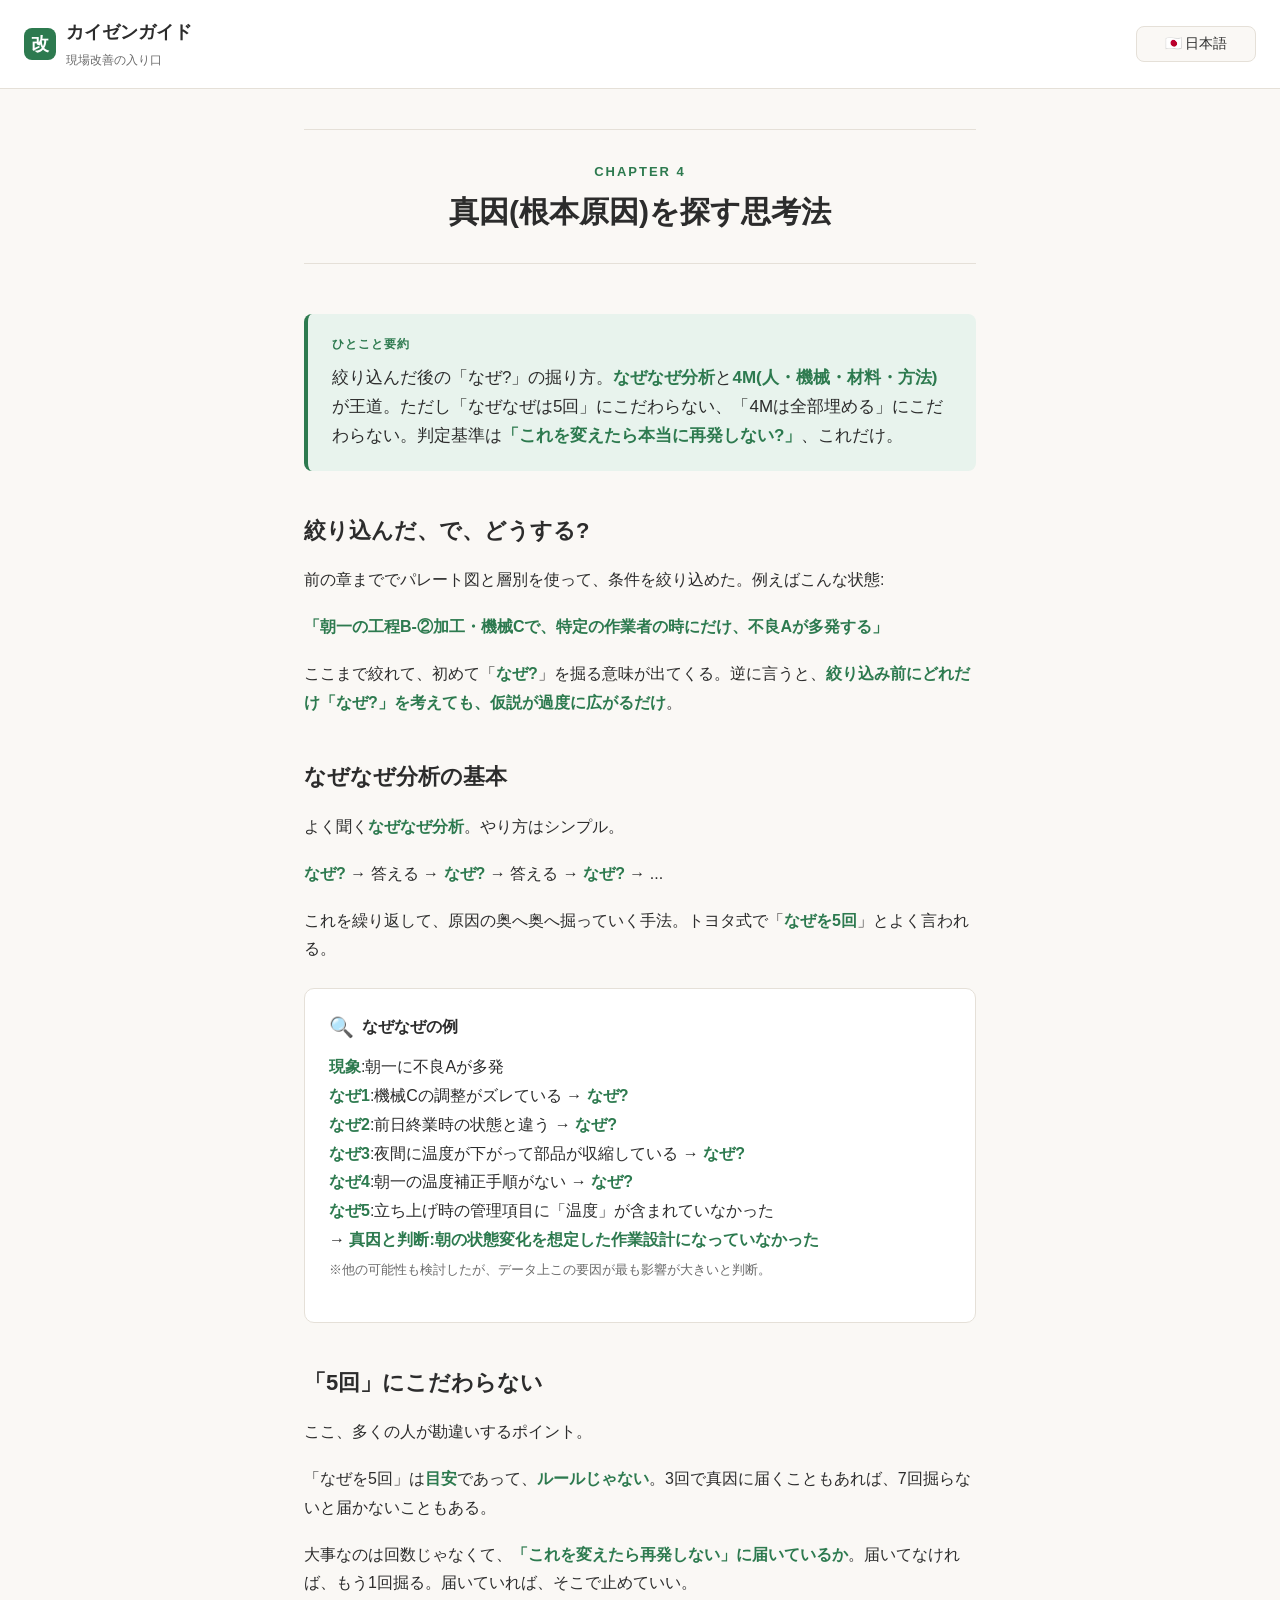
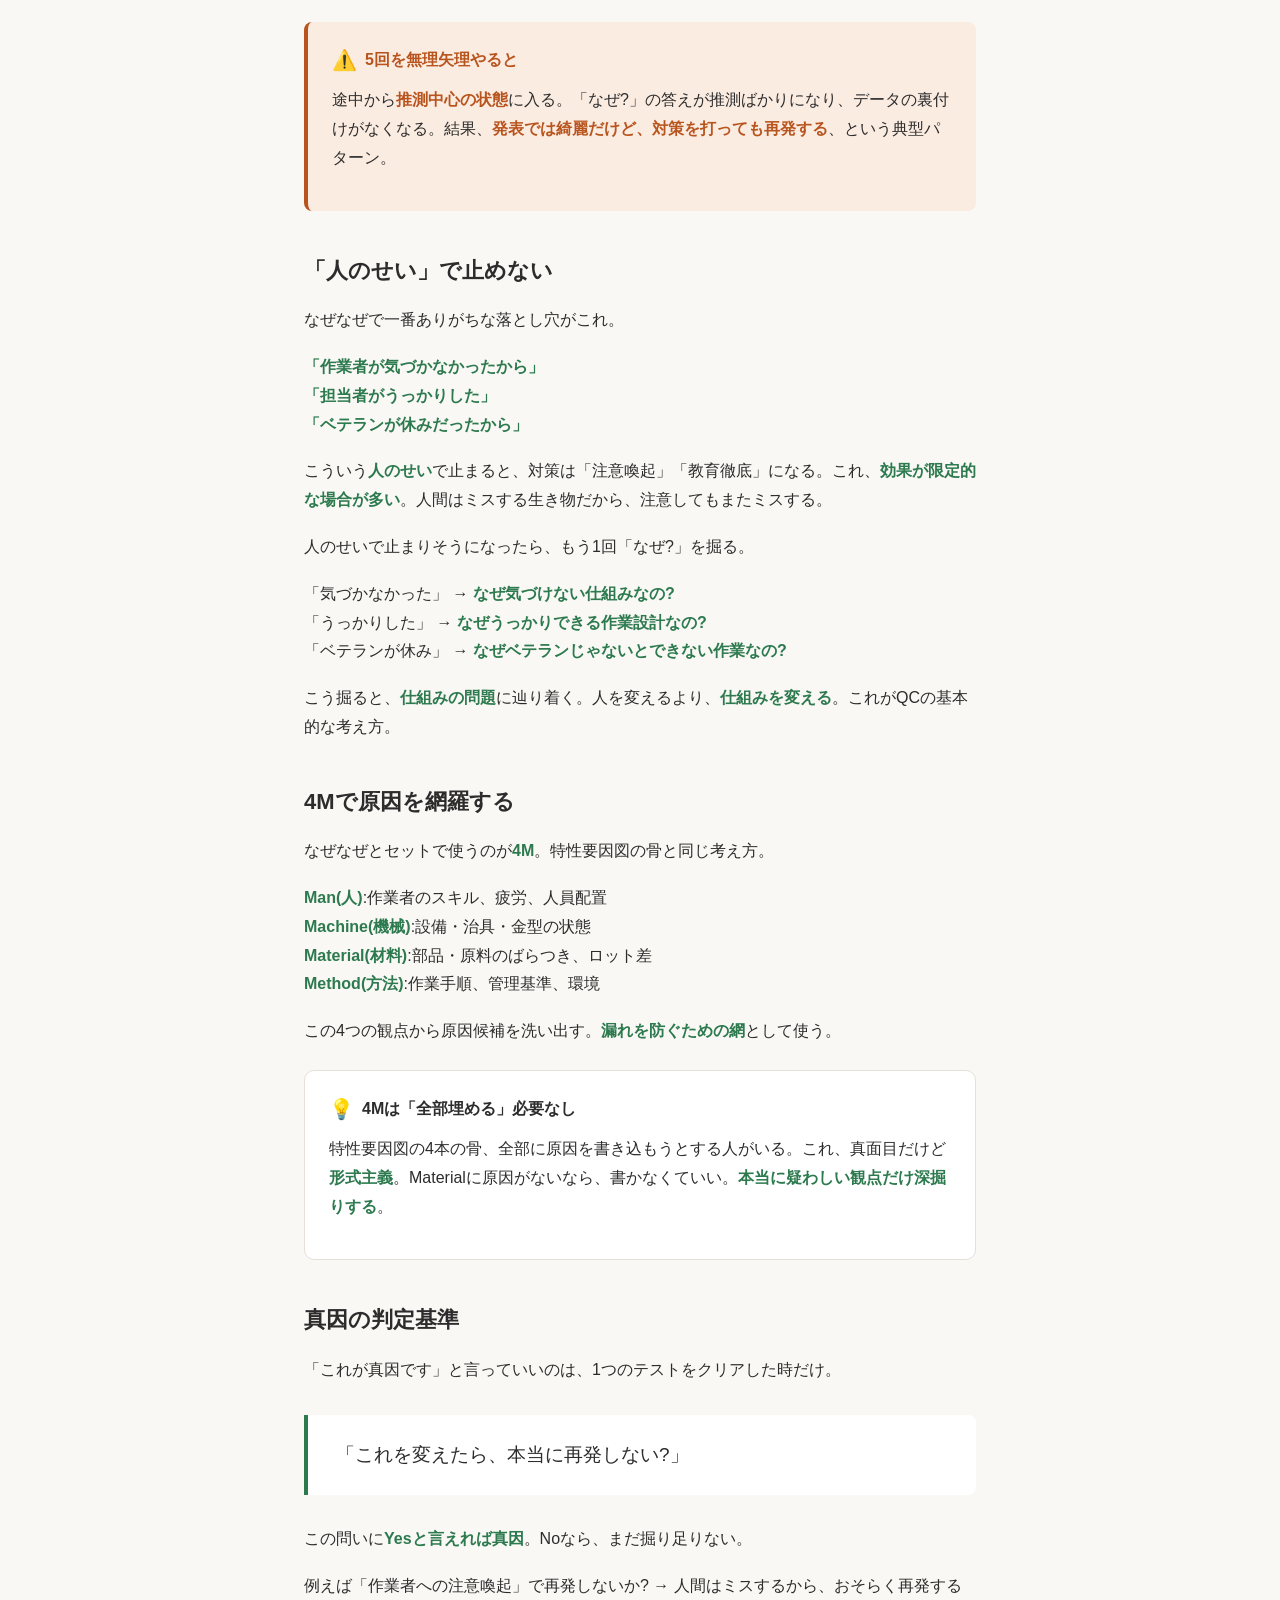
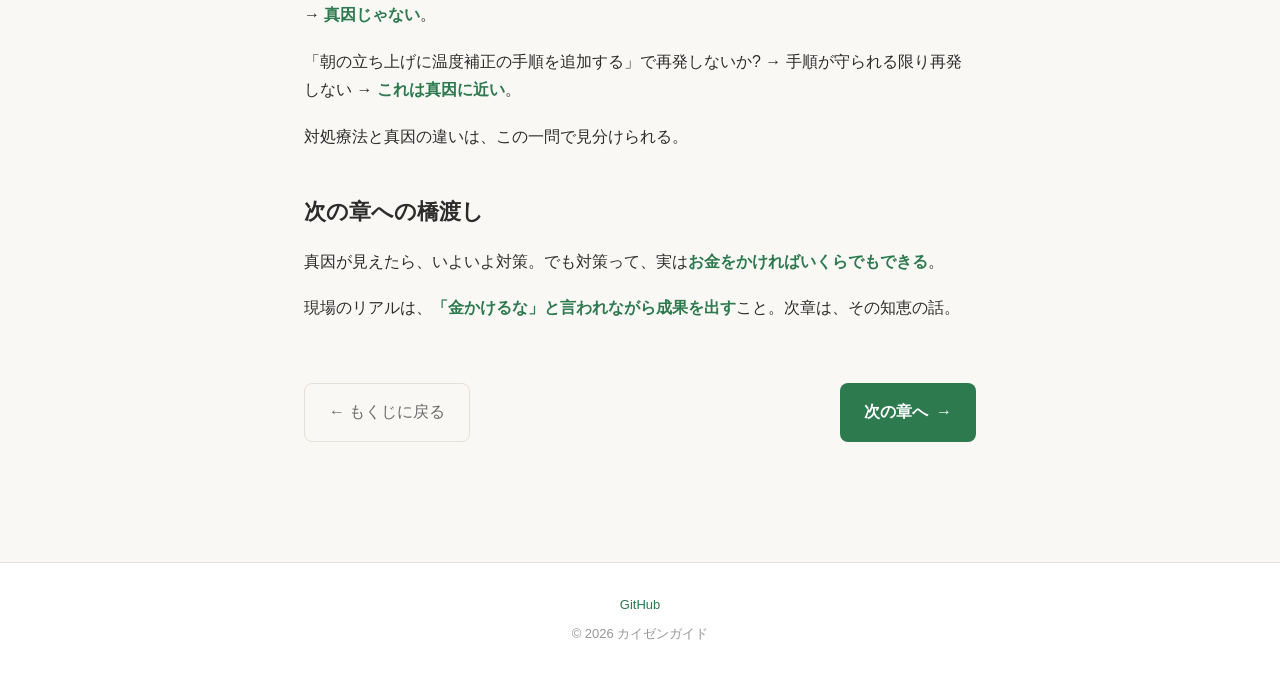
<file: ch4.html>
<!DOCTYPE html>
<html lang="ja">
<head>
<meta charset="UTF-8">
<meta name="viewport" content="width=device-width, initial-scale=1.0">
<title>第4章 真因を探す思考法 | カイゼンガイド</title>
<link rel="stylesheet" href="style.css">
</head>
<body>
<header>
  <a href="index.html" class="brand">
    <div class="brand-logo">改</div>
    <div>
      <div class="brand-name" data-i18n="brand">カイゼンガイド</div>
      <div class="brand-sub" data-i18n="brandSub">現場改善の入り口</div>
    </div>
  </a>
  <div class="lang-switch"></div>
</header>

<article class="chapter-content">
  <div class="chapter-header">
    <div class="chapter-number-large" data-i18n="ch4Label">CHAPTER 4</div>
    <h2 data-i18n="ch4Title">真因(根本原因)を探す思考法</h2>
  </div>

  <div class="chapter-tldr">
    <div class="chapter-tldr-label" data-i18n="tldrLabel">ひとこと要約</div>
    <div class="chapter-tldr-text" data-i18n="ch4Tldr">絞り込んだ後の「なぜ?」の掘り方。<strong>なぜなぜ分析</strong>と<strong>4M(人・機械・材料・方法)</strong>が王道。ただし「なぜなぜは5回」にこだわらない、「4Mは全部埋める」にこだわらない。判定基準は<strong>「これを変えたら本当に再発しない?」</strong>、これだけ。</div>
  </div>

  <h3 data-i18n="ch4_h1">絞り込んだ、で、どうする?</h3>
  <p data-i18n="ch4_p1">前の章まででパレート図と層別を使って、条件を絞り込めた。例えばこんな状態:</p>
  <p data-i18n="ch4_p2"><strong>「朝一の工程B-②加工・機械Cで、特定の作業者の時にだけ、不良Aが多発する」</strong></p>
  <p data-i18n="ch4_p3">ここまで絞れて、初めて「<strong>なぜ?</strong>」を掘る意味が出てくる。逆に言うと、<strong>絞り込み前にどれだけ「なぜ?」を考えても、仮説が過度に広がるだけ</strong>。</p>

  <h3 data-i18n="ch4_h2">なぜなぜ分析の基本</h3>
  <p data-i18n="ch4_p4">よく聞く<strong>なぜなぜ分析</strong>。やり方はシンプル。</p>
  <p data-i18n="ch4_p5"><strong>なぜ?</strong> → 答える → <strong>なぜ?</strong> → 答える → <strong>なぜ?</strong> → ...</p>
  <p data-i18n="ch4_p6">これを繰り返して、原因の奥へ奥へ掘っていく手法。トヨタ式で「<strong>なぜを5回</strong>」とよく言われる。</p>

  <div class="callout">
    <div class="callout-title"><span class="callout-icon">🔍</span><span data-i18n="ch4ExTitle">なぜなぜの例</span></div>
    <p data-i18n="ch4ExBody"><strong>現象</strong>:朝一に不良Aが多発<br><strong>なぜ1</strong>:機械Cの調整がズレている → <strong>なぜ?</strong><br><strong>なぜ2</strong>:前日終業時の状態と違う → <strong>なぜ?</strong><br><strong>なぜ3</strong>:夜間に温度が下がって部品が収縮している → <strong>なぜ?</strong><br><strong>なぜ4</strong>:朝一の温度補正手順がない → <strong>なぜ?</strong><br><strong>なぜ5</strong>:立ち上げ時の管理項目に「温度」が含まれていなかった<br>→ <strong>真因と判断:朝の状態変化を想定した作業設計になっていなかった</strong><br><small style="color:var(--sub);">※他の可能性も検討したが、データ上この要因が最も影響が大きいと判断。</small></p>
  </div>

  <h3 data-i18n="ch4_h3">「5回」にこだわらない</h3>
  <p data-i18n="ch4_p7">ここ、多くの人が勘違いするポイント。</p>
  <p data-i18n="ch4_p8">「なぜを5回」は<strong>目安</strong>であって、<strong>ルールじゃない</strong>。3回で真因に届くこともあれば、7回掘らないと届かないこともある。</p>
  <p data-i18n="ch4_p9">大事なのは回数じゃなくて、<strong>「これを変えたら再発しない」に届いているか</strong>。届いてなければ、もう1回掘る。届いていれば、そこで止めていい。</p>

  <div class="warn-box">
    <div class="callout-title"><span class="callout-icon">⚠️</span><span data-i18n="ch4WarnTitle">5回を無理矢理やると</span></div>
    <p data-i18n="ch4WarnBody">途中から<strong>推測中心の状態</strong>に入る。「なぜ?」の答えが推測ばかりになり、データの裏付けがなくなる。結果、<strong>発表では綺麗だけど、対策を打っても再発する</strong>、という典型パターン。</p>
  </div>

  <h3 data-i18n="ch4_h4">「人のせい」で止めない</h3>
  <p data-i18n="ch4_p10">なぜなぜで一番ありがちな落とし穴がこれ。</p>
  <p data-i18n="ch4_p11"><strong>「作業者が気づかなかったから」</strong><br><strong>「担当者がうっかりした」</strong><br><strong>「ベテランが休みだったから」</strong></p>
  <p data-i18n="ch4_p12">こういう<strong>人のせい</strong>で止まると、対策は「注意喚起」「教育徹底」になる。これ、<strong>効果が限定的な場合が多い</strong>。人間はミスする生き物だから、注意してもまたミスする。</p>
  <p data-i18n="ch4_p13">人のせいで止まりそうになったら、もう1回「なぜ?」を掘る。</p>
  <p data-i18n="ch4_p14">「気づかなかった」 → <strong>なぜ気づけない仕組みなの?</strong><br>「うっかりした」 → <strong>なぜうっかりできる作業設計なの?</strong><br>「ベテランが休み」 → <strong>なぜベテランじゃないとできない作業なの?</strong></p>
  <p data-i18n="ch4_p15">こう掘ると、<strong>仕組みの問題</strong>に辿り着く。人を変えるより、<strong>仕組みを変える</strong>。これがQCの基本的な考え方。</p>

  <h3 data-i18n="ch4_h5">4Mで原因を網羅する</h3>
  <p data-i18n="ch4_p16">なぜなぜとセットで使うのが<strong>4M</strong>。特性要因図の骨と同じ考え方。</p>
  <p data-i18n="ch4_p17"><strong>Man(人)</strong>:作業者のスキル、疲労、人員配置<br><strong>Machine(機械)</strong>:設備・治具・金型の状態<br><strong>Material(材料)</strong>:部品・原料のばらつき、ロット差<br><strong>Method(方法)</strong>:作業手順、管理基準、環境</p>
  <p data-i18n="ch4_p18">この4つの観点から原因候補を洗い出す。<strong>漏れを防ぐための網</strong>として使う。</p>

  <div class="callout">
    <div class="callout-title"><span class="callout-icon">💡</span><span data-i18n="ch44mTitle">4Mは「全部埋める」必要なし</span></div>
    <p data-i18n="ch44mBody">特性要因図の4本の骨、全部に原因を書き込もうとする人がいる。これ、真面目だけど<strong>形式主義</strong>。Materialに原因がないなら、書かなくていい。<strong>本当に疑わしい観点だけ深掘りする</strong>。</p>
  </div>

  <h3 data-i18n="ch4_h6">真因の判定基準</h3>
  <p data-i18n="ch4_p19">「これが真因です」と言っていいのは、1つのテストをクリアした時だけ。</p>

  <div class="quote" data-i18n="ch4_quote">「これを変えたら、本当に再発しない?」</div>

  <p data-i18n="ch4_p20">この問いに<strong>Yesと言えれば真因</strong>。Noなら、まだ掘り足りない。</p>
  <p data-i18n="ch4_p21">例えば「作業者への注意喚起」で再発しないか? → 人間はミスするから、おそらく再発する → <strong>真因じゃない</strong>。</p>
  <p data-i18n="ch4_p22">「朝の立ち上げに温度補正の手順を追加する」で再発しないか? → 手順が守られる限り再発しない → <strong>これは真因に近い</strong>。</p>
  <p data-i18n="ch4_p23">対処療法と真因の違いは、この一問で見分けられる。</p>

  <h3 data-i18n="ch4_h7">次の章への橋渡し</h3>
  <p data-i18n="ch4_p24">真因が見えたら、いよいよ対策。でも対策って、実は<strong>お金をかければいくらでもできる</strong>。</p>
  <p data-i18n="ch4_p25">現場のリアルは、<strong>「金かけるな」と言われながら成果を出す</strong>こと。次章は、その知恵の話。</p>

  <div class="next-nav">
    <a href="index.html" class="back-btn">← <span data-i18n="backToHome">もくじに戻る</span></a>
    <a href="ch5.html" class="next-btn"><span data-i18n="nextChapter">次の章へ</span> →</a>
  </div>
</article>

<footer>
  <p><a href="https://github.com/esandm4n1/kaizen-guide" target="_blank">GitHub</a></p>
  <p style="margin-top:6px; opacity:0.7;" data-i18n="copyright">© 2026 カイゼンガイド</p>
</footer>

<script src="_common.js"></script>
<script>
Object.assign(window.kaizenI18n.ja, {
  ch4Label: "CHAPTER 4",
  ch4Title: "真因(根本原因)を探す思考法",
  ch4Tldr: '絞り込んだ後の「なぜ?」の掘り方。<strong>なぜなぜ分析</strong>と<strong>4M(人・機械・材料・方法)</strong>が王道。ただし「なぜなぜは5回」にこだわらない、「4Mは全部埋める」にこだわらない。判定基準は<strong>「これを変えたら本当に再発しない?」</strong>、これだけ。',
  ch4_h1: '絞り込んだ、で、どうする?',
  ch4_p1: '前の章まででパレート図と層別を使って、条件を絞り込めた。例えばこんな状態:',
  ch4_p2: '<strong>「朝一の工程B-②加工・機械Cで、特定の作業者の時にだけ、不良Aが多発する」</strong>',
  ch4_p3: 'ここまで絞れて、初めて「<strong>なぜ?</strong>」を掘る意味が出てくる。逆に言うと、<strong>絞り込み前にどれだけ「なぜ?」を考えても、仮説が過度に広がるだけ</strong>。',
  ch4_h2: 'なぜなぜ分析の基本',
  ch4_p4: 'よく聞く<strong>なぜなぜ分析</strong>。やり方はシンプル。',
  ch4_p5: '<strong>なぜ?</strong> → 答える → <strong>なぜ?</strong> → 答える → <strong>なぜ?</strong> → ...',
  ch4_p6: 'これを繰り返して、原因の奥へ奥へ掘っていく手法。トヨタ式で「<strong>なぜを5回</strong>」とよく言われる。',
  ch4ExTitle: 'なぜなぜの例',
  ch4ExBody: '<strong>現象</strong>:朝一に不良Aが多発<br><strong>なぜ1</strong>:機械Cの調整がズレている → <strong>なぜ?</strong><br><strong>なぜ2</strong>:前日終業時の状態と違う → <strong>なぜ?</strong><br><strong>なぜ3</strong>:夜間に温度が下がって部品が収縮している → <strong>なぜ?</strong><br><strong>なぜ4</strong>:朝一の温度補正手順がない → <strong>なぜ?</strong><br><strong>なぜ5</strong>:立ち上げ時の管理項目に「温度」が含まれていなかった<br>→ <strong>真因と判断:朝の状態変化を想定した作業設計になっていなかった</strong><br><small style="color:var(--sub);">※他の可能性も検討したが、データ上この要因が最も影響が大きいと判断。</small>',
  ch4_h3: '「5回」にこだわらない',
  ch4_p7: 'ここ、多くの人が勘違いするポイント。',
  ch4_p8: '「なぜを5回」は<strong>目安</strong>であって、<strong>ルールじゃない</strong>。3回で真因に届くこともあれば、7回掘らないと届かないこともある。',
  ch4_p9: '大事なのは回数じゃなくて、<strong>「これを変えたら再発しない」に届いているか</strong>。届いてなければ、もう1回掘る。届いていれば、そこで止めていい。',
  ch4WarnTitle: '5回を無理矢理やると',
  ch4WarnBody: '途中から<strong>推測中心の状態</strong>に入る。「なぜ?」の答えが推測ばかりになり、データの裏付けがなくなる。結果、<strong>発表では綺麗だけど、対策を打っても再発する</strong>、という典型パターン。',
  ch4_h4: '「人のせい」で止めない',
  ch4_p10: 'なぜなぜで一番ありがちな落とし穴がこれ。',
  ch4_p11: '<strong>「作業者が気づかなかったから」</strong><br><strong>「担当者がうっかりした」</strong><br><strong>「ベテランが休みだったから」</strong>',
  ch4_p12: 'こういう<strong>人のせい</strong>で止まると、対策は「注意喚起」「教育徹底」になる。これ、<strong>効果が限定的な場合が多い</strong>。人間はミスする生き物だから、注意してもまたミスする。',
  ch4_p13: '人のせいで止まりそうになったら、もう1回「なぜ?」を掘る。',
  ch4_p14: '「気づかなかった」 → <strong>なぜ気づけない仕組みなの?</strong><br>「うっかりした」 → <strong>なぜうっかりできる作業設計なの?</strong><br>「ベテランが休み」 → <strong>なぜベテランじゃないとできない作業なの?</strong>',
  ch4_p15: 'こう掘ると、<strong>仕組みの問題</strong>に辿り着く。人を変えるより、<strong>仕組みを変える</strong>。これがQCの基本的な考え方。',
  ch4_h5: '4Mで原因を網羅する',
  ch4_p16: 'なぜなぜとセットで使うのが<strong>4M</strong>。特性要因図の骨と同じ考え方。',
  ch4_p17: '<strong>Man(人)</strong>:作業者のスキル、疲労、人員配置<br><strong>Machine(機械)</strong>:設備・治具・金型の状態<br><strong>Material(材料)</strong>:部品・原料のばらつき、ロット差<br><strong>Method(方法)</strong>:作業手順、管理基準、環境',
  ch4_p18: 'この4つの観点から原因候補を洗い出す。<strong>漏れを防ぐための網</strong>として使う。',
  ch44mTitle: '4Mは「全部埋める」必要なし',
  ch44mBody: '特性要因図の4本の骨、全部に原因を書き込もうとする人がいる。これ、真面目だけど<strong>形式主義</strong>。Materialに原因がないなら、書かなくていい。<strong>本当に疑わしい観点だけ深掘りする</strong>。',
  ch4_h6: '真因の判定基準',
  ch4_p19: '「これが真因です」と言っていいのは、1つのテストをクリアした時だけ。',
  ch4_quote: '「これを変えたら、本当に再発しない?」',
  ch4_p20: 'この問いに<strong>Yesと言えれば真因</strong>。Noなら、まだ掘り足りない。',
  ch4_p21: '例えば「作業者への注意喚起」で再発しないか? → 人間はミスするから、おそらく再発する → <strong>真因じゃない</strong>。',
  ch4_p22: '「朝の立ち上げに温度補正の手順を追加する」で再発しないか? → 手順が守られる限り再発しない → <strong>これは真因に近い</strong>。',
  ch4_p23: '対処療法と真因の違いは、この一問で見分けられる。',
  ch4_h7: '次の章への橋渡し',
  ch4_p24: '真因が見えたら、いよいよ対策。でも対策って、実は<strong>お金をかければいくらでもできる</strong>。',
  ch4_p25: '現場のリアルは、<strong>「金かけるな」と言われながら成果を出す</strong>こと。次章は、その知恵の話。'
});

Object.assign(window.kaizenI18n.en, {
  ch4Label: "CHAPTER 4",
  ch4Title: "How to find the real cause (root cause)",
  ch4Tldr: 'How to dig into "why?" after narrowing down. <strong>Why-why analysis</strong> and <strong>4M (Man/Machine/Material/Method)</strong> are the standards. But don\'t obsess over "5 whys" or "fill in all 4M." The test is only one: <strong>"If I change this, will it really not recur?"</strong>',
  ch4_h1: 'You narrowed down. Now what?',
  ch4_p1: 'By the previous chapter, you used Pareto and stratification to narrow down. For example:',
  ch4_p2: '<strong>"In morning, at Process B-②Machining, Machine C, only with a specific operator, defect A occurs frequently."</strong>',
  ch4_p3: 'Only after narrowing this much does asking "<strong>why?</strong>" become meaningful. <strong>Asking "why?" before narrowing only leads to excessive speculation</strong>.',
  ch4_h2: 'Basics of why-why analysis',
  ch4_p4: 'The famous <strong>why-why analysis</strong>. Method is simple.',
  ch4_p5: '<strong>Why?</strong> → answer → <strong>Why?</strong> → answer → <strong>Why?</strong> → ...',
  ch4_p6: 'Repeat to dig deeper into causes. The Toyota-style "<strong>5 whys</strong>" is famous.',
  ch4ExTitle: 'Example of 5-whys',
  ch4ExBody: '<strong>Phenomenon</strong>: Defect A frequent in morning<br><strong>Why 1</strong>: Machine C\'s calibration is off → <strong>Why?</strong><br><strong>Why 2</strong>: Different state from end of previous day → <strong>Why?</strong><br><strong>Why 3</strong>: Parts contract due to overnight temperature drop → <strong>Why?</strong><br><strong>Why 4</strong>: No morning temperature correction procedure → <strong>Why?</strong><br><strong>Why 5</strong>: "Temperature" was not included in startup control items<br>→ <strong>Judged as real cause: Work design did not account for morning state changes</strong><br><small style="color:var(--sub);">*Other possibilities were also considered, but based on the data, this factor was judged to have the greatest impact.</small>',
  ch4_h3: 'Don\'t obsess over "5 times"',
  ch4_p7: 'A point many misunderstand.',
  ch4_p8: '"5 whys" is a <strong>guideline</strong>, not a <strong>rule</strong>. Sometimes you reach the real cause at 3, sometimes you need 7.',
  ch4_p9: 'What matters is not the count, but <strong>whether you\'ve reached "if I change this, it won\'t recur."</strong> If not, dig one more time. If yes, stop there.',
  ch4WarnTitle: 'Forcing it to 5 times',
  ch4WarnBody: 'You slip into <strong>a speculation-heavy state</strong> midway. Answers to "why?" become guesswork, no data backing. Result: <strong>the presentation looks clean, but defects recur after countermeasures</strong> — a classic pattern.',
  ch4_h4: 'Don\'t stop at "blame the person"',
  ch4_p10: 'The most common pitfall in why-why.',
  ch4_p11: '<strong>"The operator didn\'t notice."</strong><br><strong>"The person slipped up."</strong><br><strong>"The veteran was off."</strong>',
  ch4_p12: 'When you stop at <strong>blaming the person</strong>, the countermeasure becomes "alerting" or "training harder." This <strong>often has limited effect</strong>. Humans are creatures that make mistakes. Alerting just leads to more mistakes.',
  ch4_p13: 'When you\'re about to stop at blaming a person, ask "why?" one more time.',
  ch4_p14: '"Didn\'t notice" → <strong>Why is the system one where you can\'t notice?</strong><br>"Slipped up" → <strong>Why is the task designed so slips can happen?</strong><br>"Veteran off" → <strong>Why is the task doable only by a veteran?</strong>',
  ch4_p15: 'Dig this way and you reach <strong>system-level problems</strong>. Instead of changing people, <strong>change the system</strong>. This is a basic principle of QC.',
  ch4_h5: 'Cover causes with 4M',
  ch4_p16: 'Used together with why-why is <strong>4M</strong>. Same idea as the fishbone bones.',
  ch4_p17: '<strong>Man</strong>: operator skill, fatigue, assignment<br><strong>Machine</strong>: equipment, jigs, die condition<br><strong>Material</strong>: variation in parts/raw materials, lot difference<br><strong>Method</strong>: work procedure, control standard, environment',
  ch4_p18: 'List cause candidates from these 4 angles. Use it as a <strong>net to prevent gaps</strong>.',
  ch44mTitle: '4M doesn\'t need to be "all filled"',
  ch44mBody: 'Some try to fill all 4 fishbone bones with causes. Honest, but <strong>formalism</strong>. If Material has no causes, leave it blank. <strong>Deep-dive only on truly suspect angles</strong>.',
  ch4_h6: 'Test for real cause',
  ch4_p19: 'You can say "this is the real cause" only when one test passes.',
  ch4_quote: '"If I change this, will it really not recur?"',
  ch4_p20: 'If you can say <strong>Yes</strong>, it\'s the real cause. If No, you haven\'t dug enough.',
  ch4_p21: 'Example: Will "alerting the operator" prevent recurrence? → Humans make mistakes, so probably not → <strong>Not the real cause</strong>.',
  ch4_p22: 'Will "adding a temperature correction step to morning startup" prevent recurrence? → As long as procedure is followed, yes → <strong>This is close to the real cause</strong>.',
  ch4_p23: 'This one question distinguishes symptom treatment from real cause.',
  ch4_h7: 'Bridge to the next chapter',
  ch4_p24: 'Once you see the real cause, the next is countermeasure. But <strong>with enough money, any countermeasure is possible</strong>.',
  ch4_p25: 'The real shop floor: <strong>deliver results while told "no budget."</strong> Next chapter, the wisdom for that.'
});

Object.assign(window.kaizenI18n.vi, {
  ch4Label: "CHƯƠNG 4",
  ch4Title: "Cách tìm nguyên nhân thực sự (nguyên nhân gốc rễ)",
  ch4Tldr: 'Cách đào "tại sao?" sau khi thu hẹp. <strong>Phân tích 5-Why</strong> và <strong>4M (Người/Máy/Vật liệu/Phương pháp)</strong> là chuẩn. Nhưng đừng ám ảnh "5 lần Why" hay "điền đủ 4M". Tiêu chuẩn duy nhất: <strong>"Đổi cái này thì thật sự không tái phát không?"</strong>',
  ch4_h1: 'Thu hẹp rồi, làm gì tiếp?',
  ch4_p1: 'Đến chương trước, bạn đã dùng Pareto và phân tầng để thu hẹp. Ví dụ:',
  ch4_p2: '<strong>"Lỗi A xảy ra nhiều ở ca sáng, công đoạn B-②Gia công, máy C, chỉ khi người vận hành cụ thể làm việc."</strong>',
  ch4_p3: 'Chỉ khi thu hẹp đến đây, hỏi "<strong>tại sao?</strong>" mới có ý nghĩa. <strong>Hỏi "tại sao?" trước khi thu hẹp chỉ làm giả thuyết mở rộng quá mức</strong>.',
  ch4_h2: 'Cơ bản của phân tích 5-Why',
  ch4_p4: '<strong>Phân tích 5-Why</strong> nổi tiếng. Cách làm đơn giản.',
  ch4_p5: '<strong>Tại sao?</strong> → trả lời → <strong>Tại sao?</strong> → trả lời → <strong>Tại sao?</strong> → ...',
  ch4_p6: 'Lặp lại để đào sâu nguyên nhân. Toyota nổi tiếng với "<strong>5 lần Why</strong>".',
  ch4ExTitle: 'Ví dụ 5-Why',
  ch4ExBody: '<strong>Hiện tượng</strong>: Lỗi A nhiều vào ca sáng<br><strong>Why 1</strong>: Hiệu chỉnh máy C lệch → <strong>Tại sao?</strong><br><strong>Why 2</strong>: Trạng thái khác với cuối ngày hôm trước → <strong>Tại sao?</strong><br><strong>Why 3</strong>: Linh kiện co lại do nhiệt độ giảm ban đêm → <strong>Tại sao?</strong><br><strong>Why 4</strong>: Không có quy trình hiệu chỉnh nhiệt độ buổi sáng → <strong>Tại sao?</strong><br><strong>Why 5</strong>: "Nhiệt độ" không có trong mục kiểm soát khởi động<br>→ <strong>Được đánh giá là nguyên nhân thật: Thiết kế công việc không tính đến thay đổi trạng thái buổi sáng</strong><br><small style="color:var(--sub);">*Các khả năng khác cũng được xem xét, nhưng dựa trên dữ liệu, yếu tố này được đánh giá có tác động lớn nhất.</small>',
  ch4_h3: 'Đừng ám ảnh "5 lần"',
  ch4_p7: 'Điểm nhiều người hiểu sai.',
  ch4_p8: '"5 lần Why" là <strong>hướng dẫn</strong>, không phải <strong>quy tắc</strong>. Đôi khi 3 lần đã đến nguyên nhân thật, đôi khi cần 7 lần.',
  ch4_p9: 'Quan trọng không phải số lần, mà là <strong>có đến được "đổi cái này không tái phát" chưa</strong>. Chưa thì đào thêm. Rồi thì dừng.',
  ch4WarnTitle: 'Ép buộc đến 5 lần',
  ch4WarnBody: 'Giữa chừng rơi vào <strong>trạng thái thiên về suy đoán</strong>. Câu trả lời "tại sao?" toàn suy đoán, không có dữ liệu. Kết quả: <strong>thuyết trình đẹp, nhưng đối sách không ngăn được tái phát</strong> — mẫu điển hình.',
  ch4_h4: 'Đừng dừng ở "đổ tại người"',
  ch4_p10: 'Cái bẫy phổ biến nhất trong 5-Why.',
  ch4_p11: '<strong>"Người vận hành không để ý."</strong><br><strong>"Người phụ trách sơ ý."</strong><br><strong>"Người kỳ cựu nghỉ."</strong>',
  ch4_p12: 'Dừng ở <strong>đổ tại người</strong>, đối sách thành "cảnh báo" hay "huấn luyện kỹ hơn". Cái này <strong>thường có tác dụng hạn chế</strong>. Con người là sinh vật mắc lỗi.',
  ch4_p13: 'Sắp dừng ở đổ tại người, hỏi "tại sao?" thêm một lần.',
  ch4_p14: '"Không để ý" → <strong>Tại sao thiết kế hệ thống làm không thể để ý?</strong><br>"Sơ ý" → <strong>Tại sao công việc thiết kế cho phép sơ ý?</strong><br>"Kỳ cựu nghỉ" → <strong>Tại sao công việc chỉ người kỳ cựu làm được?</strong>',
  ch4_p15: 'Đào như vậy, đến được <strong>vấn đề ở cấp hệ thống</strong>. Thay vì thay đổi người, <strong>thay đổi hệ thống</strong>. Đây là nguyên tắc cơ bản của QC.',
  ch4_h5: 'Bao quát nguyên nhân bằng 4M',
  ch4_p16: 'Dùng cùng 5-Why là <strong>4M</strong>. Cùng ý tưởng với xương ngách.',
  ch4_p17: '<strong>Man (Người)</strong>: kỹ năng, mệt mỏi, bố trí<br><strong>Machine (Máy)</strong>: tình trạng thiết bị, đồ gá, khuôn<br><strong>Material (Vật liệu)</strong>: biến thiên linh kiện/nguyên liệu, khác lô<br><strong>Method (Phương pháp)</strong>: quy trình, tiêu chuẩn, môi trường',
  ch4_p18: 'Liệt kê nguyên nhân từ 4 góc này. Dùng như <strong>lưới ngăn bỏ sót</strong>.',
  ch44mTitle: '4M không cần "điền đủ"',
  ch44mBody: 'Có người cố điền đủ 4 nhánh xương cá. Chăm chỉ nhưng <strong>hình thức</strong>. Nếu Material không có nguyên nhân, để trống. <strong>Chỉ đào sâu góc thật sự đáng nghi</strong>.',
  ch4_h6: 'Tiêu chuẩn xác định nguyên nhân thật',
  ch4_p19: 'Chỉ có thể nói "đây là nguyên nhân thật" khi một phép thử được vượt qua.',
  ch4_quote: '"Đổi cái này, có thật sự không tái phát không?"',
  ch4_p20: 'Nếu có thể nói <strong>Có</strong>, đó là nguyên nhân thật. Nếu Không, chưa đào đủ.',
  ch4_p21: 'Ví dụ: "Cảnh báo người vận hành" có ngăn tái phát? → Con người mắc lỗi, nên không → <strong>Không phải nguyên nhân thật</strong>.',
  ch4_p22: '"Thêm bước hiệu chỉnh nhiệt độ vào khởi động buổi sáng" có ngăn tái phát? → Miễn là tuân thủ quy trình, có → <strong>Gần với nguyên nhân thật</strong>.',
  ch4_p23: 'Câu hỏi duy nhất này phân biệt điều trị triệu chứng và nguyên nhân thật.',
  ch4_h7: 'Cầu nối sang chương tiếp theo',
  ch4_p24: 'Nguyên nhân thật hiện ra, tiếp là đối sách. Nhưng <strong>có đủ tiền, đối sách nào cũng được</strong>.',
  ch4_p25: 'Hiện trường thực tế: <strong>phải có kết quả khi bị nói "không được tốn tiền"</strong>. Chương sau, trí tuệ cho việc đó.'
});

Object.assign(window.kaizenI18n.id, {
  ch4Label: "BAB 4",
  ch4Title: "Cara mencari penyebab sejati (akar penyebab)",
  ch4Tldr: 'Cara gali "kenapa?" setelah dipersempit. <strong>Analisis 5-Why</strong> dan <strong>4M (Manusia/Mesin/Material/Metode)</strong> adalah standar. Tapi jangan terobsesi "5 kali Why" atau "isi semua 4M". Standar tunggal: <strong>"Kalau ganti ini, benar-benar tidak kambuh?"</strong>',
  ch4_h1: 'Sudah dipersempit, selanjutnya apa?',
  ch4_p1: 'Sampai bab lalu, Anda pakai Pareto dan stratifikasi untuk persempit. Contoh:',
  ch4_p2: '<strong>"Cacat A sering terjadi pagi hari, di Proses B-②Pemrosesan, Mesin C, hanya dengan operator tertentu."</strong>',
  ch4_p3: 'Hanya setelah persempit sejauh ini, bertanya "<strong>kenapa?</strong>" baru bermakna. <strong>Bertanya "kenapa?" sebelum persempit hanya memperluas hipotesis secara berlebihan</strong>.',
  ch4_h2: 'Dasar analisis 5-Why',
  ch4_p4: '<strong>Analisis 5-Why</strong> terkenal. Caranya sederhana.',
  ch4_p5: '<strong>Kenapa?</strong> → jawab → <strong>Kenapa?</strong> → jawab → <strong>Kenapa?</strong> → ...',
  ch4_p6: 'Ulangi untuk menggali penyebab. Toyota terkenal dengan "<strong>5 kali Why</strong>".',
  ch4ExTitle: 'Contoh 5-Why',
  ch4ExBody: '<strong>Fenomena</strong>: Cacat A banyak pagi hari<br><strong>Why 1</strong>: Kalibrasi Mesin C meleset → <strong>Kenapa?</strong><br><strong>Why 2</strong>: Kondisi beda dari akhir hari kemarin → <strong>Kenapa?</strong><br><strong>Why 3</strong>: Suku cadang menyusut karena suhu turun malam → <strong>Kenapa?</strong><br><strong>Why 4</strong>: Tidak ada prosedur koreksi suhu pagi → <strong>Kenapa?</strong><br><strong>Why 5</strong>: "Suhu" tidak termasuk dalam item kontrol startup<br>→ <strong>Dinilai sebagai penyebab sejati: Desain kerja tidak memperhitungkan perubahan kondisi pagi</strong><br><small style="color:var(--sub);">*Kemungkinan lain juga dipertimbangkan, tetapi berdasarkan data, faktor ini dinilai memiliki dampak terbesar.</small>',
  ch4_h3: 'Jangan terobsesi "5 kali"',
  ch4_p7: 'Poin banyak yang salah paham.',
  ch4_p8: '"5 kali Why" adalah <strong>panduan</strong>, bukan <strong>aturan</strong>. Kadang 3 kali sudah sampai penyebab sejati, kadang butuh 7 kali.',
  ch4_p9: 'Yang penting bukan jumlah, tapi <strong>apakah sampai "ganti ini tidak kambuh" belum</strong>. Belum, gali lagi. Sudah, stop.',
  ch4WarnTitle: 'Paksakan sampai 5 kali',
  ch4WarnBody: 'Di tengah masuk ke <strong>kondisi berpusat pada spekulasi</strong>. Jawaban "kenapa?" jadi tebak-tebakan, tidak ada data pendukung. Hasilnya: <strong>presentasi rapi, tapi cacat kambuh setelah tindakan</strong> — pola klasik.',
  ch4_h4: 'Jangan berhenti di "salahkan orang"',
  ch4_p10: 'Jebakan paling umum di 5-Why.',
  ch4_p11: '<strong>"Operator tidak sadar."</strong><br><strong>"Penanggung jawab lalai."</strong><br><strong>"Yang senior libur."</strong>',
  ch4_p12: 'Berhenti di <strong>salahkan orang</strong>, tindakan jadi "peringatan" atau "pelatihan lebih keras". Ini <strong>seringnya berefek terbatas</strong>. Manusia makhluk yang salah.',
  ch4_p13: 'Akan berhenti di salahkan orang, tanya "kenapa?" sekali lagi.',
  ch4_p14: '"Tidak sadar" → <strong>Kenapa sistem dibuat sehingga tidak bisa sadar?</strong><br>"Lalai" → <strong>Kenapa pekerjaan dirancang sehingga bisa lalai?</strong><br>"Senior libur" → <strong>Kenapa pekerjaan hanya bisa dilakukan senior?</strong>',
  ch4_p15: 'Gali begini, sampai <strong>masalah di level sistem</strong>. Daripada mengubah orang, <strong>ubah sistem</strong>. Ini prinsip dasar QC.',
  ch4_h5: 'Cakup penyebab dengan 4M',
  ch4_p16: 'Dipakai bersama 5-Why adalah <strong>4M</strong>. Sama dengan ide tulang cabang.',
  ch4_p17: '<strong>Man (Manusia)</strong>: kemampuan, kelelahan, penugasan<br><strong>Machine (Mesin)</strong>: kondisi peralatan, jig, cetakan<br><strong>Material</strong>: variasi suku cadang/bahan baku, beda lot<br><strong>Method (Metode)</strong>: prosedur, standar, lingkungan',
  ch4_p18: 'List kandidat penyebab dari 4 sudut ini. Pakai sebagai <strong>jaring cegah bolongan</strong>.',
  ch44mTitle: '4M tidak perlu "diisi semua"',
  ch44mBody: 'Ada yang coba isi semua 4 tulang cabang. Rajin tapi <strong>formalisme</strong>. Kalau Material tidak ada penyebab, kosongkan. <strong>Hanya gali sudut yang benar-benar dicurigai</strong>.',
  ch4_h6: 'Standar penentuan penyebab sejati',
  ch4_p19: 'Hanya bisa bilang "ini penyebab sejati" saat satu uji lulus.',
  ch4_quote: '"Kalau ganti ini, benar-benar tidak kambuh?"',
  ch4_p20: 'Kalau bisa bilang <strong>Ya</strong>, itu penyebab sejati. Kalau Tidak, belum gali cukup.',
  ch4_p21: 'Contoh: "Peringatan ke operator" cegah kambuh? → Manusia salah, jadi mungkin kambuh → <strong>Bukan penyebab sejati</strong>.',
  ch4_p22: '"Tambah langkah koreksi suhu ke startup pagi" cegah kambuh? → Selama prosedur diikuti, ya → <strong>Dekat dengan penyebab sejati</strong>.',
  ch4_p23: 'Pertanyaan tunggal ini bedakan penyembuhan gejala dari penyebab sejati.',
  ch4_h7: 'Jembatan ke bab berikutnya',
  ch4_p24: 'Penyebab sejati terlihat, selanjutnya tindakan. Tapi <strong>dengan cukup uang, tindakan apapun mungkin</strong>.',
  ch4_p25: 'Realita lapangan: <strong>harus ada hasil saat dikatakan "jangan pakai uang"</strong>. Bab berikutnya, kebijaksanaan untuk itu.'
});

Object.assign(window.kaizenI18n.my, {
  ch4Label: "အခန်း ၄",
  ch4Title: "တကယ့်အကြောင်းရင်း (အရင်းခံ အကြောင်းရင်း) ကို ရှာနည်း",
  ch4Tldr: 'ကျဉ်းကျပ်ပြီးနောက် "ဘာကြောင့်?" တူးနည်း။ <strong>၅-Whys ခွဲခြမ်း</strong> နှင့် <strong>4M (လူ/စက်/ပစ္စည်း/နည်းလမ်း)</strong> က စံ။ သို့သော် "၅ ကြိမ် Why" သို့ "4M အားလုံး ဖြည့်" တွင် မစွဲ။ တစ်ခုတည်းသော စံ: <strong>"ဤအရာကို ပြောင်းလျှင် တကယ် ပြန်မဖြစ်ဘူးလား?"</strong>',
  ch4_h1: 'ကျဉ်းကျပ်ပြီး၊ ဆက်ဘာလုပ်မလဲ?',
  ch4_p1: 'ယခင် အခန်းထိ Pareto နှင့် အလွှာခွဲ သုံးပြီး ကျဉ်းကျပ်။ ဥပမာ:',
  ch4_p2: '<strong>"မနက်၊ လုပ်ငန်းစဉ် B-②ပြုပြင်မှု၊ စက် C တွင်၊ သီးခြား လုပ်သား လုပ်သောအခါသာ ချွတ်ယွင်းမှု A များစွာ ဖြစ်။"</strong>',
  ch4_p3: 'ဤထိ ကျဉ်းကျပ်မှသာ "<strong>ဘာကြောင့်?</strong>" မေးခြင်း အဓိပ္ပာယ် ရှိလာ။ <strong>ကျဉ်းကျပ်မလုပ်ရသေးခင် "ဘာကြောင့်?" မေးလျှင် ယူဆချက် အလွန်အကျွံ ပျံ့နှံ့ရုံသာ</strong>။',
  ch4_h2: '၅-Whys ခွဲခြမ်းစိတ်ဖြာမှု အခြေခံ',
  ch4_p4: 'ကျော်ကြားသော <strong>၅-Whys ခွဲခြမ်း</strong>။ နည်းလမ်း ရိုးရှင်း။',
  ch4_p5: '<strong>ဘာကြောင့်?</strong> → ဖြေ → <strong>ဘာကြောင့်?</strong> → ဖြေ → <strong>ဘာကြောင့်?</strong> → ...',
  ch4_p6: 'ထပ်ခါ ထပ်ခါ လုပ်၍ အကြောင်းရင်းကို နက်ရှိုင်းစွာ တူး။ Toyota ပုံစံ "<strong>၅ ကြိမ် Why</strong>" ကျော်ကြား။',
  ch4ExTitle: '၅-Whys ဥပမာ',
  ch4ExBody: '<strong>ဖြစ်ရပ်</strong>: မနက် ချွတ်ယွင်းမှု A များ<br><strong>Why 1</strong>: စက် C ချိန်ညှိ လွဲ → <strong>ဘာကြောင့်?</strong><br><strong>Why 2</strong>: မနေ့က အပြီးခါ အခြေအနေ နှင့် ကွဲပြား → <strong>ဘာကြောင့်?</strong><br><strong>Why 3</strong>: ညပိုင်း အပူချိန် ကျ၍ အစိတ်အပိုင်း ကျုံ့ → <strong>ဘာကြောင့်?</strong><br><strong>Why 4</strong>: မနက် အပူချိန် ပြင်ဆင်မှု လုပ်ငန်းစဉ် မရှိ → <strong>ဘာကြောင့်?</strong><br><strong>Why 5</strong>: စတင်မှု ထိန်းချုပ်ရမည့် အချက်များတွင် "အပူချိန်" မပါဝင်<br>→ <strong>တကယ့်အကြောင်းရင်းဟု သုံးသပ်: မနက် အခြေအနေ ပြောင်းလဲမှုကို ထည့်သွင်း စဉ်းစားခြင်း မပြုသော အလုပ် ဒီဇိုင်း</strong><br><small style="color:var(--sub);">*အခြား ဖြစ်နိုင်ခြေများကိုလည်း ထည့်သွင်း စဉ်းစားသော်လည်း ဒေတာပေါ် အခြေခံ၍ ဤအချက်မှာ အကျိုးသက်ရောက်မှု အကြီးဆုံးဟု သုံးသပ်။</small>',
  ch4_h3: '"၅ ကြိမ်" တွင် မစွဲ',
  ch4_p7: 'လူအများ အထင်မှားသော အချက်။',
  ch4_p8: '"၅ ကြိမ် Why" သည် <strong>လမ်းညွှန်</strong> ဖြစ်၍ <strong>စည်းကမ်း မဟုတ်</strong>။ တစ်ခါတစ်ရံ ၃ ကြိမ်ဖြင့် တကယ့်အကြောင်းရင်း ရောက်၊ တစ်ခါတစ်ရံ ၇ ကြိမ် တူးမှ ရောက်။',
  ch4_p9: 'အရေးကြီးသည် အရေအတွက် မဟုတ်၊ <strong>"ဤအရာ ပြောင်းလျှင် ပြန်မဖြစ်" သို့ ရောက်ပြီလား</strong>။ မရောက်လျှင် ထပ်တူး။ ရောက်လျှင် ရပ်။',
  ch4WarnTitle: '၅ ကြိမ် အတင်းလုပ်လျှင်',
  ch4WarnBody: 'အလယ်မှ <strong>ခန့်မှန်းချက် အဓိကထား အခြေအနေ</strong> သို့ ဝင်။ "ဘာကြောင့်?" အဖြေသည် ခန့်မှန်းချက်သာ ဖြစ်လာ၊ အချက်အလက် အထောက်အထား မရှိ။ ရလဒ်: <strong>တင်ပြမှု သန့်ရှင်း၊ သို့သော် တုံ့ပြန်မှု လုပ်၍ ပြန်ဖြစ်</strong> ပုံစံ။',
  ch4_h4: '"လူ၏ အပြစ်" တွင် မရပ်',
  ch4_p10: '၅-Whys တွင် အဖြစ်များဆုံး ထောင်ချောက်။',
  ch4_p11: '<strong>"လုပ်သား သတိမထား။"</strong><br><strong>"တာဝန်ရှိသူ ပေါ့ဆ။"</strong><br><strong>"အတွေ့အကြုံ ရှိသူ အားလပ်။"</strong>',
  ch4_p12: '၎င်းကဲ့သို့ <strong>လူ၏ အပြစ်</strong> တွင် ရပ်လျှင်၊ တုံ့ပြန်မှုသည် "သတိပေးခြင်း" "သင်ကြားပေးခြင်း" ဖြစ်။ ဤအရာ <strong>အကျိုးသက်ရောက်မှု အကန့်အသတ်ရှိလေ့ရှိ</strong>။ လူသည် အမှားလုပ်သော အရာ။',
  ch4_p13: 'လူ၏ အပြစ်တွင် ရပ်တော့မည်ဆိုလျှင် "ဘာကြောင့်?" နောက်တစ်ကြိမ် တူး။',
  ch4_p14: '"သတိမထား" → <strong>ဘာကြောင့် သတိမထားနိုင်သော စနစ်လဲ?</strong><br>"ပေါ့ဆ" → <strong>ဘာကြောင့် ပေါ့ဆနိုင်သော အလုပ် ပုံစံလဲ?</strong><br>"အတွေ့အကြုံ ရှိသူ အားလပ်" → <strong>ဘာကြောင့် အတွေ့အကြုံ မရှိလျှင် မလုပ်နိုင်သော အလုပ်လဲ?</strong>',
  ch4_p15: 'ဤသို့ တူးလျှင်၊ <strong>စနစ်၏ ပြဿနာ</strong> သို့ ရောက်။ လူကို ပြောင်းမည့်အစား <strong>စနစ်ကို ပြောင်း</strong>။ ဤသည် QC ၏ အခြေခံ မူ။',
  ch4_h5: '4M ဖြင့် အကြောင်းရင်း ခြုံငုံ',
  ch4_p16: '၅-Whys နှင့် တွဲသုံးသည်မှာ <strong>4M</strong>။ ငါးရိုးပုံ၏ အရိုးများနှင့် အလားတူ။',
  ch4_p17: '<strong>Man (လူ)</strong>: လုပ်သား၏ ကျွမ်းကျင်မှု၊ မောပန်းမှု၊ တာဝန်ခွဲဝေ<br><strong>Machine (စက်)</strong>: စက်ပစ္စည်း၊ ကိရိယာ၊ ပုံသွင်း အခြေအနေ<br><strong>Material (ပစ္စည်း)</strong>: အစိတ်အပိုင်း/ကုန်ကြမ်း ပြောင်းလွှဲ၊ တွဲလိုက် ခြား<br><strong>Method (နည်းလမ်း)</strong>: အလုပ်လုပ်ငန်းစဉ်၊ ထိန်းချုပ်စံ၊ ပတ်ဝန်းကျင်',
  ch4_p18: 'ဤ ၄ မြင်ကွင်းမှ အကြောင်းရင်း ကိုယ်စားလှယ်များ ဖော်ထုတ်။ <strong>ပျောက်ဆုံးမှု မဖြစ်ရန် ကွန်ရက်</strong> အဖြစ် သုံး။',
  ch44mTitle: '4M "အားလုံး ဖြည့်" ရန် မလို',
  ch44mBody: 'ငါးရိုးပုံ၏ အရိုး ၄ ခု အားလုံး အကြောင်းရင်း ရေးရန် ကြိုးစားသူ ရှိ။ ဤအရာ ရိုးသားသော်လည်း <strong>ပုံစံဆန်</strong>။ Material တွင် အကြောင်းရင်း မရှိလျှင် မရေး။ <strong>တကယ် သံသယရှိသော မြင်ကွင်းသာ နက်ရှိုင်းစွာ တူး</strong>။',
  ch4_h6: 'တကယ့်အကြောင်းရင်း၏ စံ',
  ch4_p19: '"ဤသည် တကယ့်အကြောင်းရင်း" ဟု ပြောနိုင်သည်မှာ စစ်ဆေးမှု တစ်ခု အောင်မြင်သောအခါသာ။',
  ch4_quote: '"ဤအရာ ပြောင်းလျှင် တကယ် ပြန်မဖြစ်ဘူးလား?"',
  ch4_p20: 'ဤမေးခွန်းတွင် <strong>Yes</strong> ပြောနိုင်လျှင် တကယ့်အကြောင်းရင်း။ No ဖြစ်လျှင် မတူးရသေး။',
  ch4_p21: 'ဥပမာ "လုပ်သားကို သတိပေး" ဖြင့် ပြန်မဖြစ်ဘူးလား? → လူသည် အမှားလုပ်၊ ဖြစ်နိုင် → <strong>တကယ့်အကြောင်းရင်း မဟုတ်</strong>။',
  ch4_p22: '"မနက် စတင်မှု၌ အပူချိန် ပြင်ဆင်ခြင်း လုပ်ငန်းစဉ် ထည့်" ဖြင့် ပြန်မဖြစ်ဘူးလား? → လုပ်ငန်းစဉ် လိုက်နာလျှင် မဖြစ် → <strong>တကယ့်အကြောင်းရင်း နှင့် နီး</strong>။',
  ch4_p23: 'လက္ခဏာ ကုသမှုနှင့် တကယ့်အကြောင်းရင်း၏ ခြားနားချက်ကို ဤမေးခွန်းတစ်ခုဖြင့် ခွဲနိုင်။',
  ch4_h7: 'နောက်အခန်းသို့ တံတား',
  ch4_p24: 'တကယ့်အကြောင်းရင်း တွေ့လျှင် နောက်တစ်ခုသည် တုံ့ပြန်မှု။ သို့သော် <strong>ငွေလုံလုံလောက်လောက် ရှိလျှင် မည်သည့် တုံ့ပြန်မှုမဆို ရနိုင်</strong>။',
  ch4_p25: 'လုပ်ငန်းခွင် အမှန်တရား: <strong>"ငွေ မသုံးနဲ့" ဟု ပြောခံရသော်လည်း ရလဒ် ထုတ်ရ</strong>။ နောက်အခန်း၌ ထိုအတွက် ဉာဏ်ပညာ။'
});

kaizenInitLang();
</script>
</body>
</html>
</file>
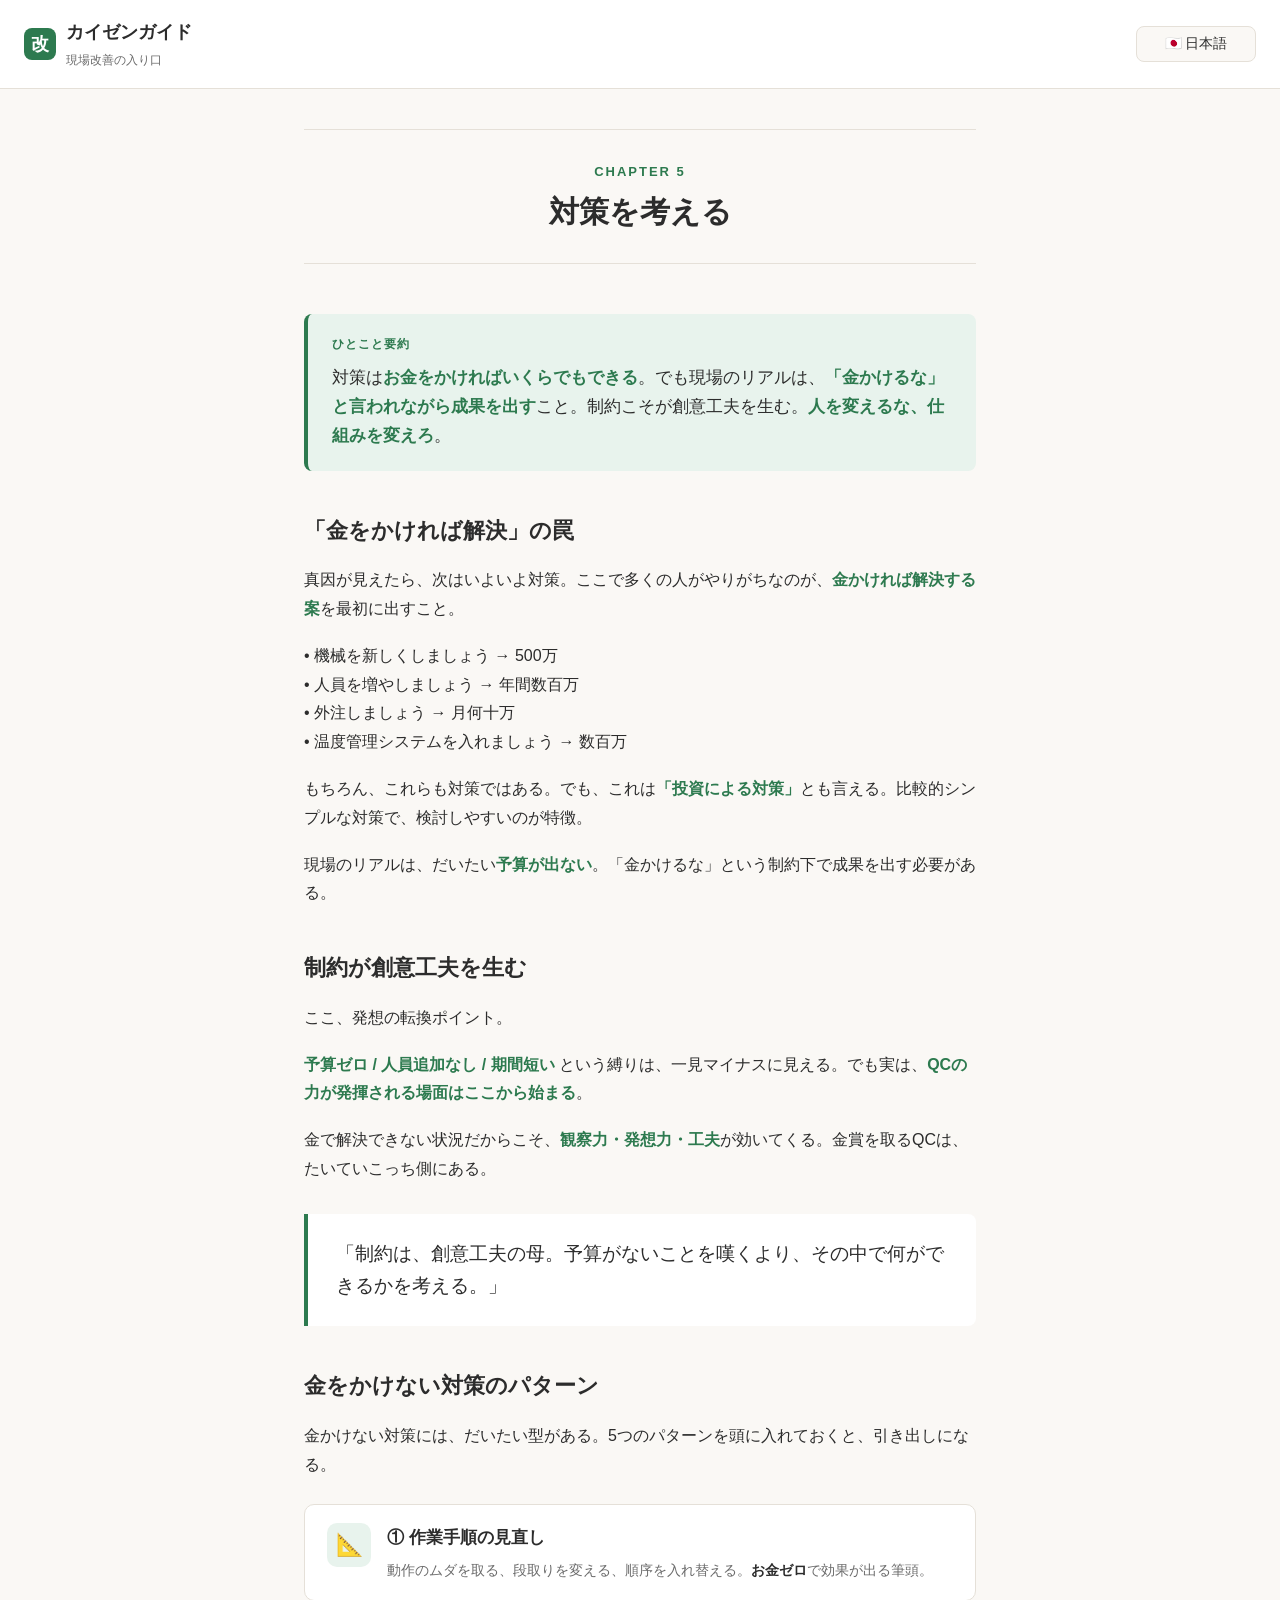
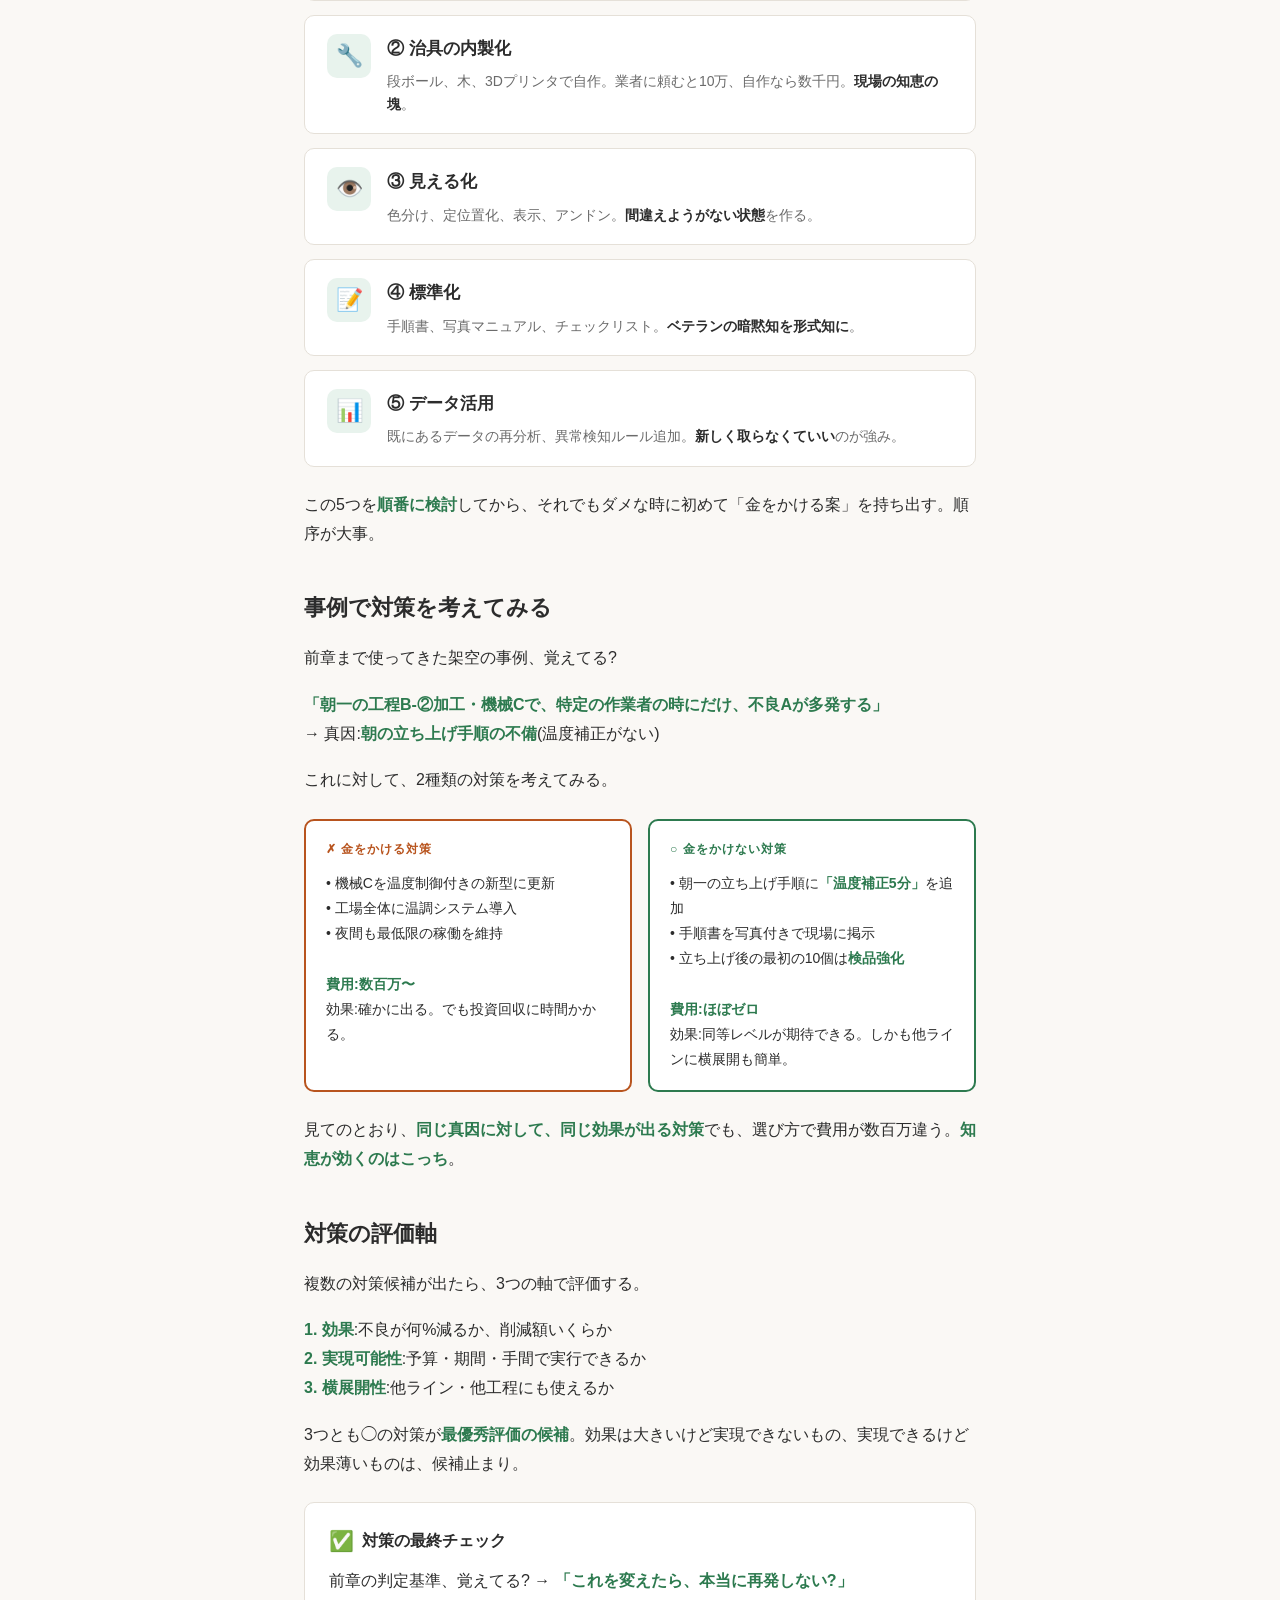
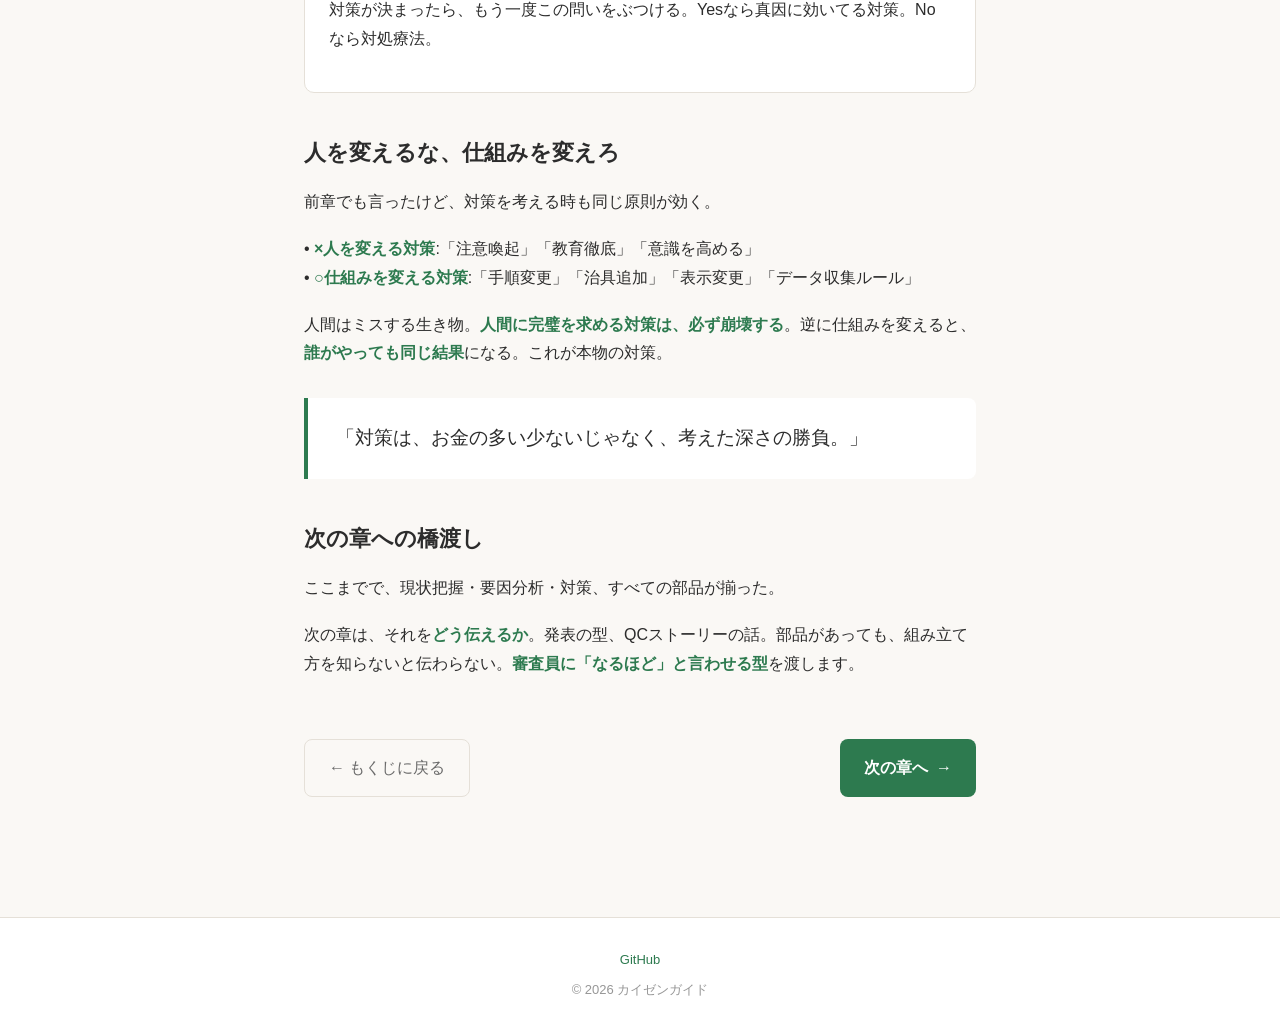
<file: ch5.html>
<!DOCTYPE html>
<html lang="ja">
<head>
<meta charset="UTF-8">
<meta name="viewport" content="width=device-width, initial-scale=1.0">
<title>第5章 対策を考える | カイゼンガイド</title>
<link rel="stylesheet" href="style.css">
</head>
<body>
<header>
  <a href="index.html" class="brand">
    <div class="brand-logo">改</div>
    <div>
      <div class="brand-name" data-i18n="brand">カイゼンガイド</div>
      <div class="brand-sub" data-i18n="brandSub">現場改善の入り口</div>
    </div>
  </a>
  <div class="lang-switch"></div>
</header>

<article class="chapter-content">
  <div class="chapter-header">
    <div class="chapter-number-large" data-i18n="ch5Label">CHAPTER 5</div>
    <h2 data-i18n="ch5Title">対策を考える</h2>
  </div>

  <div class="chapter-tldr">
    <div class="chapter-tldr-label" data-i18n="tldrLabel">ひとこと要約</div>
    <div class="chapter-tldr-text" data-i18n="ch5Tldr">対策は<strong>お金をかければいくらでもできる</strong>。でも現場のリアルは、<strong>「金かけるな」と言われながら成果を出す</strong>こと。制約こそが創意工夫を生む。<strong>人を変えるな、仕組みを変えろ</strong>。</div>
  </div>

  <h3 data-i18n="ch5_h1">「金をかければ解決」の罠</h3>
  <p data-i18n="ch5_p1">真因が見えたら、次はいよいよ対策。ここで多くの人がやりがちなのが、<strong>金かければ解決する案</strong>を最初に出すこと。</p>
  <p data-i18n="ch5_p2">• 機械を新しくしましょう → 500万<br>• 人員を増やしましょう → 年間数百万<br>• 外注しましょう → 月何十万<br>• 温度管理システムを入れましょう → 数百万</p>
  <p data-i18n="ch5_p3">もちろん、これらも対策ではある。でも、これは<strong>「投資による対策」</strong>とも言える。比較的シンプルな対策で、検討しやすいのが特徴。</p>
  <p data-i18n="ch5_p4">現場のリアルは、だいたい<strong>予算が出ない</strong>。「金かけるな」という制約下で成果を出す必要がある。</p>

  <h3 data-i18n="ch5_h2">制約が創意工夫を生む</h3>
  <p data-i18n="ch5_p5">ここ、発想の転換ポイント。</p>
  <p data-i18n="ch5_p6"><strong>予算ゼロ / 人員追加なし / 期間短い</strong> という縛りは、一見マイナスに見える。でも実は、<strong>QCの力が発揮される場面はここから始まる</strong>。</p>
  <p data-i18n="ch5_p7">金で解決できない状況だからこそ、<strong>観察力・発想力・工夫</strong>が効いてくる。金賞を取るQCは、たいていこっち側にある。</p>

  <div class="quote" data-i18n="ch5_quote1">「制約は、創意工夫の母。予算がないことを嘆くより、その中で何ができるかを考える。」</div>

  <h3 data-i18n="ch5_h3">金をかけない対策のパターン</h3>
  <p data-i18n="ch5_p8">金かけない対策には、だいたい型がある。5つのパターンを頭に入れておくと、引き出しになる。</p>

  <div class="tool-grid">
    <div class="tool-card"><div class="tool-icon">📐</div><div class="tool-body"><div class="tool-head"><span class="tool-name" data-i18n="pat1Name">① 作業手順の見直し</span></div><div class="tool-use" data-i18n="pat1Use">動作のムダを取る、段取りを変える、順序を入れ替える。<strong>お金ゼロ</strong>で効果が出る筆頭。</div></div></div>
    <div class="tool-card"><div class="tool-icon">🔧</div><div class="tool-body"><div class="tool-head"><span class="tool-name" data-i18n="pat2Name">② 治具の内製化</span></div><div class="tool-use" data-i18n="pat2Use">段ボール、木、3Dプリンタで自作。業者に頼むと10万、自作なら数千円。<strong>現場の知恵の塊</strong>。</div></div></div>
    <div class="tool-card"><div class="tool-icon">👁️</div><div class="tool-body"><div class="tool-head"><span class="tool-name" data-i18n="pat3Name">③ 見える化</span></div><div class="tool-use" data-i18n="pat3Use">色分け、定位置化、表示、アンドン。<strong>間違えようがない状態</strong>を作る。</div></div></div>
    <div class="tool-card"><div class="tool-icon">📝</div><div class="tool-body"><div class="tool-head"><span class="tool-name" data-i18n="pat4Name">④ 標準化</span></div><div class="tool-use" data-i18n="pat4Use">手順書、写真マニュアル、チェックリスト。<strong>ベテランの暗黙知を形式知に</strong>。</div></div></div>
    <div class="tool-card"><div class="tool-icon">📊</div><div class="tool-body"><div class="tool-head"><span class="tool-name" data-i18n="pat5Name">⑤ データ活用</span></div><div class="tool-use" data-i18n="pat5Use">既にあるデータの再分析、異常検知ルール追加。<strong>新しく取らなくていい</strong>のが強み。</div></div></div>
  </div>

  <p data-i18n="ch5_p9">この5つを<strong>順番に検討</strong>してから、それでもダメな時に初めて「金をかける案」を持ち出す。順序が大事。</p>

  <h3 data-i18n="ch5_h4">事例で対策を考えてみる</h3>
  <p data-i18n="ch5_p10">前章まで使ってきた架空の事例、覚えてる?</p>
  <p data-i18n="ch5_p11"><strong>「朝一の工程B-②加工・機械Cで、特定の作業者の時にだけ、不良Aが多発する」</strong><br>→ 真因:<strong>朝の立ち上げ手順の不備</strong>(温度補正がない)</p>

  <p data-i18n="ch5_p12">これに対して、2種類の対策を考えてみる。</p>

  <div class="order-compare">
    <div class="order-box bad"><div class="order-label" data-i18n="badMeasureLabel">✗ 金をかける対策</div><div class="order-steps" data-i18n="badMeasureSteps">• 機械Cを温度制御付きの新型に更新<br>• 工場全体に温調システム導入<br>• 夜間も最低限の稼働を維持<br><br><strong>費用:数百万〜</strong><br>効果:確かに出る。でも投資回収に時間かかる。</div></div>
    <div class="order-box good"><div class="order-label" data-i18n="goodMeasureLabel">○ 金をかけない対策</div><div class="order-steps" data-i18n="goodMeasureSteps">• 朝一の立ち上げ手順に<strong>「温度補正5分」</strong>を追加<br>• 手順書を写真付きで現場に掲示<br>• 立ち上げ後の最初の10個は<strong>検品強化</strong><br><br><strong>費用:ほぼゼロ</strong><br>効果:同等レベルが期待できる。しかも他ラインに横展開も簡単。</div></div>
  </div>

  <p data-i18n="ch5_p13">見てのとおり、<strong>同じ真因に対して、同じ効果が出る対策</strong>でも、選び方で費用が数百万違う。<strong>知恵が効くのはこっち</strong>。</p>

  <h3 data-i18n="ch5_h5">対策の評価軸</h3>
  <p data-i18n="ch5_p14">複数の対策候補が出たら、3つの軸で評価する。</p>
  <p data-i18n="ch5_p15"><strong>1. 効果</strong>:不良が何%減るか、削減額いくらか<br><strong>2. 実現可能性</strong>:予算・期間・手間で実行できるか<br><strong>3. 横展開性</strong>:他ライン・他工程にも使えるか</p>
  <p data-i18n="ch5_p16">3つとも◯の対策が<strong>最優秀評価の候補</strong>。効果は大きいけど実現できないもの、実現できるけど効果薄いものは、候補止まり。</p>

  <div class="callout">
    <div class="callout-title"><span class="callout-icon">✅</span><span data-i18n="ch5CheckTitle">対策の最終チェック</span></div>
    <p data-i18n="ch5CheckBody">前章の判定基準、覚えてる? → <strong>「これを変えたら、本当に再発しない?」</strong><br>対策が決まったら、もう一度この問いをぶつける。Yesなら真因に効いてる対策。Noなら対処療法。</p>
  </div>

  <h3 data-i18n="ch5_h6">人を変えるな、仕組みを変えろ</h3>
  <p data-i18n="ch5_p17">前章でも言ったけど、対策を考える時も同じ原則が効く。</p>
  <p data-i18n="ch5_p18">• <strong>×人を変える対策</strong>:「注意喚起」「教育徹底」「意識を高める」<br>• <strong>○仕組みを変える対策</strong>:「手順変更」「治具追加」「表示変更」「データ収集ルール」</p>
  <p data-i18n="ch5_p19">人間はミスする生き物。<strong>人間に完璧を求める対策は、必ず崩壊する</strong>。逆に仕組みを変えると、<strong>誰がやっても同じ結果</strong>になる。これが本物の対策。</p>

  <div class="quote" data-i18n="ch5_quote2">「対策は、お金の多い少ないじゃなく、考えた深さの勝負。」</div>

  <h3 data-i18n="ch5_h7">次の章への橋渡し</h3>
  <p data-i18n="ch5_p20">ここまでで、現状把握・要因分析・対策、すべての部品が揃った。</p>
  <p data-i18n="ch5_p21">次の章は、それを<strong>どう伝えるか</strong>。発表の型、QCストーリーの話。部品があっても、組み立て方を知らないと伝わらない。<strong>審査員に「なるほど」と言わせる型</strong>を渡します。</p>

  <div class="next-nav">
    <a href="index.html" class="back-btn">← <span data-i18n="backToHome">もくじに戻る</span></a>
    <a href="ch6.html" class="next-btn"><span data-i18n="nextChapter">次の章へ</span> →</a>
  </div>
</article>

<footer>
  <p><a href="https://github.com/esandm4n1/kaizen-guide" target="_blank">GitHub</a></p>
  <p style="margin-top:6px; opacity:0.7;" data-i18n="copyright">© 2026 カイゼンガイド</p>
</footer>

<script src="_common.js"></script>
<script>
Object.assign(window.kaizenI18n.ja, {
  ch5Label: "CHAPTER 5",
  ch5Title: "対策を考える",
  ch5Tldr: '対策は<strong>お金をかければいくらでもできる</strong>。でも現場のリアルは、<strong>「金かけるな」と言われながら成果を出す</strong>こと。制約こそが創意工夫を生む。<strong>人を変えるな、仕組みを変えろ</strong>。',
  ch5_h1: '「金をかければ解決」の罠',
  ch5_p1: '真因が見えたら、次はいよいよ対策。ここで多くの人がやりがちなのが、<strong>金かければ解決する案</strong>を最初に出すこと。',
  ch5_p2: '• 機械を新しくしましょう → 500万<br>• 人員を増やしましょう → 年間数百万<br>• 外注しましょう → 月何十万<br>• 温度管理システムを入れましょう → 数百万',
  ch5_p3: 'もちろん、これらも対策ではある。でも、これは<strong>「投資による対策」</strong>とも言える。比較的シンプルな対策で、検討しやすいのが特徴。',
  ch5_p4: '現場のリアルは、だいたい<strong>予算が出ない</strong>。「金かけるな」という制約下で成果を出す必要がある。',
  ch5_h2: '制約が創意工夫を生む',
  ch5_p5: 'ここ、発想の転換ポイント。',
  ch5_p6: '<strong>予算ゼロ / 人員追加なし / 期間短い</strong> という縛りは、一見マイナスに見える。でも実は、<strong>QCの力が発揮される場面はここから始まる</strong>。',
  ch5_p7: '金で解決できない状況だからこそ、<strong>観察力・発想力・工夫</strong>が効いてくる。金賞を取るQCは、たいていこっち側にある。',
  ch5_quote1: '「制約は、創意工夫の母。予算がないことを嘆くより、その中で何ができるかを考える。」',
  ch5_h3: '金をかけない対策のパターン',
  ch5_p8: '金かけない対策には、だいたい型がある。5つのパターンを頭に入れておくと、引き出しになる。',
  pat1Name: '① 作業手順の見直し',
  pat1Use: '動作のムダを取る、段取りを変える、順序を入れ替える。<strong>お金ゼロ</strong>で効果が出る筆頭。',
  pat2Name: '② 治具の内製化',
  pat2Use: '段ボール、木、3Dプリンタで自作。業者に頼むと10万、自作なら数千円。<strong>現場の知恵の塊</strong>。',
  pat3Name: '③ 見える化',
  pat3Use: '色分け、定位置化、表示、アンドン。<strong>間違えようがない状態</strong>を作る。',
  pat4Name: '④ 標準化',
  pat4Use: '手順書、写真マニュアル、チェックリスト。<strong>ベテランの暗黙知を形式知に</strong>。',
  pat5Name: '⑤ データ活用',
  pat5Use: '既にあるデータの再分析、異常検知ルール追加。<strong>新しく取らなくていい</strong>のが強み。',
  ch5_p9: 'この5つを<strong>順番に検討</strong>してから、それでもダメな時に初めて「金をかける案」を持ち出す。順序が大事。',
  ch5_h4: '事例で対策を考えてみる',
  ch5_p10: '前章まで使ってきた架空の事例、覚えてる?',
  ch5_p11: '<strong>「朝一の工程B-②加工・機械Cで、特定の作業者の時にだけ、不良Aが多発する」</strong><br>→ 真因:<strong>朝の立ち上げ手順の不備</strong>(温度補正がない)',
  ch5_p12: 'これに対して、2種類の対策を考えてみる。',
  badMeasureLabel: '✗ 金をかける対策',
  badMeasureSteps: '• 機械Cを温度制御付きの新型に更新<br>• 工場全体に温調システム導入<br>• 夜間も最低限の稼働を維持<br><br><strong>費用:数百万〜</strong><br>効果:確かに出る。でも投資回収に時間かかる。',
  goodMeasureLabel: '○ 金をかけない対策',
  goodMeasureSteps: '• 朝一の立ち上げ手順に<strong>「温度補正5分」</strong>を追加<br>• 手順書を写真付きで現場に掲示<br>• 立ち上げ後の最初の10個は<strong>検品強化</strong><br><br><strong>費用:ほぼゼロ</strong><br>効果:同等レベルが期待できる。しかも他ラインに横展開も簡単。',
  ch5_p13: '見てのとおり、<strong>同じ真因に対して、同じ効果が出る対策</strong>でも、選び方で費用が数百万違う。<strong>知恵が効くのはこっち</strong>。',
  ch5_h5: '対策の評価軸',
  ch5_p14: '複数の対策候補が出たら、3つの軸で評価する。',
  ch5_p15: '<strong>1. 効果</strong>:不良が何%減るか、削減額いくらか<br><strong>2. 実現可能性</strong>:予算・期間・手間で実行できるか<br><strong>3. 横展開性</strong>:他ライン・他工程にも使えるか',
  ch5_p16: '3つとも◯の対策が<strong>最優秀評価の候補</strong>。効果は大きいけど実現できないもの、実現できるけど効果薄いものは、候補止まり。',
  ch5CheckTitle: '対策の最終チェック',
  ch5CheckBody: '前章の判定基準、覚えてる? → <strong>「これを変えたら、本当に再発しない?」</strong><br>対策が決まったら、もう一度この問いをぶつける。Yesなら真因に効いてる対策。Noなら対処療法。',
  ch5_h6: '人を変えるな、仕組みを変えろ',
  ch5_p17: '前章でも言ったけど、対策を考える時も同じ原則が効く。',
  ch5_p18: '• <strong>×人を変える対策</strong>:「注意喚起」「教育徹底」「意識を高める」<br>• <strong>○仕組みを変える対策</strong>:「手順変更」「治具追加」「表示変更」「データ収集ルール」',
  ch5_p19: '人間はミスする生き物。<strong>人間に完璧を求める対策は、必ず崩壊する</strong>。逆に仕組みを変えると、<strong>誰がやっても同じ結果</strong>になる。これが本物の対策。',
  ch5_quote2: '「対策は、お金の多い少ないじゃなく、考えた深さの勝負。」',
  ch5_h7: '次の章への橋渡し',
  ch5_p20: 'ここまでで、現状把握・要因分析・対策、すべての部品が揃った。',
  ch5_p21: '次の章は、それを<strong>どう伝えるか</strong>。発表の型、QCストーリーの話。部品があっても、組み立て方を知らないと伝わらない。<strong>審査員に「なるほど」と言わせる型</strong>を渡します。'
});

Object.assign(window.kaizenI18n.en, {
  ch5Label: "CHAPTER 5",
  ch5Title: "How to design countermeasures",
  ch5Tldr: 'You can always solve things by <strong>throwing money at them</strong>. But the real shop floor is: <strong>deliver results while told "no budget."</strong> Constraint breeds ingenuity. <strong>Don\'t change people, change the system.</strong>',
  ch5_h1: 'The "money solves it" trap',
  ch5_p1: 'Once the real cause is visible, next comes the countermeasure. Here, many default to <strong>"throw money at it"</strong> proposals first.',
  ch5_p2: '• Replace the machine → $50K<br>• Hire more people → tens of thousands/year<br>• Outsource → thousands/month<br>• Install a temperature system → $50K',
  ch5_p3: 'Sure, these are countermeasures. But these can also be called <strong>"investment-based countermeasures."</strong> Relatively simple measures, easy to consider.',
  ch5_p4: 'The real shop floor: <strong>budget almost never comes out</strong>. You must deliver results under "no budget."',
  ch5_h2: "Constraints breed ingenuity",
  ch5_p5: 'This is the mindset shift.',
  ch5_p6: 'The constraints of <strong>zero budget / no added headcount / short timeline</strong> look negative at first glance. But actually, <strong>this is where QC really comes into play</strong>.',
  ch5_p7: 'Because money can\'t solve it, <strong>observation, ideas, ingenuity</strong> kick in. Award-winning QC is usually on this side.',
  ch5_quote1: '"Constraint is the mother of ingenuity. Instead of lamenting no budget, think what you can do within it."',
  ch5_h3: "Patterns of no-cost countermeasures",
  ch5_p8: 'No-cost countermeasures follow patterns. Keep these 5 in your head as a toolkit.',
  pat1Name: '① Revising work procedures',
  pat1Use: 'Remove wasted motion, change setup, reorder steps. <strong>Zero-cost</strong>, effects top of the list.',
  pat2Name: '② In-house jigs',
  pat2Use: 'Cardboard, wood, 3D-printed. $1K from a vendor, $30 homemade. <strong>The crystal of shop floor wisdom</strong>.',
  pat3Name: '③ Visual management',
  pat3Use: 'Color coding, fixed positions, displays, andon. Make a state <strong>where you can\'t make a mistake</strong>.',
  pat4Name: '④ Standardization',
  pat4Use: 'Procedure docs, photo manuals, checklists. <strong>Convert veteran tacit knowledge into explicit knowledge</strong>.',
  pat5Name: '⑤ Data utilization',
  pat5Use: 'Re-analyze existing data, add anomaly detection rules. <strong>No new collection needed</strong> — its strength.',
  ch5_p9: '<strong>Consider these 5 in order</strong>, and only bring out "spend money" proposals when all fail. Order matters.',
  ch5_h4: "Let's design countermeasures for the example",
  ch5_p10: 'Remember the fictional example?',
  ch5_p11: '<strong>"In morning, at Process B-②Machining, Machine C, only with a specific operator, defect A occurs frequently."</strong><br>→ Real cause: <strong>Inadequate morning startup procedure</strong> (no temperature correction)',
  ch5_p12: 'Let\'s design two types of countermeasures.',
  badMeasureLabel: '✗ Money-spending countermeasure',
  badMeasureSteps: '• Replace Machine C with temperature-controlled model<br>• Install factory-wide climate system<br>• Keep minimum operation through night<br><br><strong>Cost: $50K+</strong><br>Effect: Yes, but slow ROI.',
  goodMeasureLabel: '○ No-money countermeasure',
  goodMeasureSteps: '• Add <strong>"5 min temperature correction"</strong> to morning startup<br>• Post photo procedure at the machine<br>• <strong>Intensified inspection</strong> on first 10 pieces<br><br><strong>Cost: ~$0</strong><br>Effect: Comparable level can be expected. Easy lateral deployment too.',
  ch5_p13: 'As shown, <strong>for the same real cause, same effect countermeasure</strong>, the cost differs by tens of thousands. <strong>Wisdom wins on this side</strong>.',
  ch5_h5: "Countermeasure evaluation axes",
  ch5_p14: 'When multiple countermeasure candidates appear, evaluate on 3 axes.',
  ch5_p15: '<strong>1. Effect</strong>: % defects reduced, $ saved<br><strong>2. Feasibility</strong>: executable with budget, time, effort?<br><strong>3. Lateral deployment</strong>: usable at other lines/processes?',
  ch5_p16: 'All 3 ◯ = <strong>top evaluation candidate</strong>. Big effect but not feasible, feasible but little effect — these stop at "candidate."',
  ch5CheckTitle: "Final check on countermeasure",
  ch5CheckBody: 'Remember the test from the previous chapter? → <strong>"If I change this, will it really not recur?"</strong><br>After deciding a countermeasure, hit it with this question again. Yes = hits the real cause. No = symptom treatment.',
  ch5_h6: "Don't change people, change the system",
  ch5_p17: 'Same principle from last chapter applies to countermeasures.',
  ch5_p18: '• <strong>× Change-people countermeasures</strong>: "alerting," "more training," "raise awareness"<br>• <strong>○ Change-system countermeasures</strong>: "procedure change," "add jig," "change display," "data collection rule"',
  ch5_p19: 'Humans make mistakes. <strong>Countermeasures demanding perfection from humans always fail</strong>. Change the system and <strong>anyone doing it gives the same result</strong>. That\'s a real countermeasure.',
  ch5_quote2: '"Countermeasure is not decided by how much money, but by how deeply you thought."',
  ch5_h7: "Bridge to the next chapter",
  ch5_p20: 'Now we have all parts: current state, cause analysis, countermeasure.',
  ch5_p21: 'Next chapter: <strong>how to deliver it</strong>. The presentation format, QC story. Parts alone don\'t deliver without knowing how to assemble. <strong>A format that makes judges say "I see"</strong> — we\'ll hand that over.'
});

Object.assign(window.kaizenI18n.vi, {
  ch5Label: "CHƯƠNG 5",
  ch5Title: "Cách nghĩ đối sách",
  ch5Tldr: 'Đối sách <strong>có tiền thì làm gì cũng được</strong>. Nhưng hiện trường thực tế là <strong>phải có kết quả khi bị nói "không tốn tiền"</strong>. Hạn chế mới sinh ra sáng tạo. <strong>Đừng thay đổi người, thay đổi hệ thống</strong>.',
  ch5_h1: 'Bẫy "có tiền là giải quyết"',
  ch5_p1: 'Nguyên nhân thật hiện ra, tiếp là đối sách. Nhiều người mặc định đưa ra <strong>đề xuất "dùng tiền giải quyết"</strong> đầu tiên.',
  ch5_p2: '• Thay máy mới → 5 triệu yên<br>• Thêm người → vài triệu yên/năm<br>• Thuê ngoài → vài chục triệu/tháng<br>• Lắp hệ thống kiểm soát nhiệt độ → vài triệu',
  ch5_p3: 'Đúng rồi, đây cũng là đối sách. Nhưng đây có thể gọi là <strong>"đối sách bằng đầu tư"</strong>. Đối sách tương đối đơn giản, dễ xem xét.',
  ch5_p4: 'Hiện trường thực tế: <strong>ngân sách hầu như không ra</strong>. Phải có kết quả dưới ràng buộc "không tốn tiền".',
  ch5_h2: 'Hạn chế sinh sáng tạo',
  ch5_p5: 'Đây là điểm chuyển đổi tư duy.',
  ch5_p6: 'Ràng buộc <strong>ngân sách bằng 0 / không thêm người / thời gian ngắn</strong> mới nhìn có vẻ tiêu cực. Nhưng thực ra, <strong>đây là nơi sức mạnh của QC thực sự được phát huy</strong>.',
  ch5_p7: 'Vì tiền không giải quyết được, <strong>quan sát, ý tưởng, sáng tạo</strong> phát huy. QC giành giải thường ở phía này.',
  ch5_quote1: '"Hạn chế là mẹ của sáng tạo. Thay vì than không có ngân sách, hãy nghĩ làm gì được trong phạm vi đó."',
  ch5_h3: 'Mẫu đối sách không tốn tiền',
  ch5_p8: 'Đối sách không tốn tiền có mẫu. Nhớ 5 mẫu này làm bộ công cụ.',
  pat1Name: '① Rà soát quy trình công việc',
  pat1Use: 'Loại bỏ động tác thừa, đổi setup, thay thứ tự. <strong>Chi phí 0</strong>, đứng đầu danh sách hiệu quả.',
  pat2Name: '② Tự làm đồ gá',
  pat2Use: 'Bìa carton, gỗ, in 3D. Đặt nhà cung cấp 10 triệu, tự làm vài trăm nghìn. <strong>Tinh hoa trí tuệ hiện trường</strong>.',
  pat3Name: '③ Trực quan hóa',
  pat3Use: 'Phân màu, vị trí cố định, biển báo, đèn andon. Tạo trạng thái <strong>không thể sai</strong>.',
  pat4Name: '④ Chuẩn hóa',
  pat4Use: 'Tài liệu quy trình, hướng dẫn bằng ảnh, danh sách kiểm tra. <strong>Chuyển tri thức ngầm của kỳ cựu thành tri thức hiện</strong>.',
  pat5Name: '⑤ Khai thác dữ liệu',
  pat5Use: 'Phân tích lại dữ liệu hiện có, thêm quy tắc phát hiện bất thường. <strong>Không cần thu thập mới</strong> là điểm mạnh.',
  ch5_p9: '<strong>Xem xét 5 cái này theo thứ tự</strong>, chỉ khi tất cả thất bại mới đưa ra "dùng tiền". Thứ tự quan trọng.',
  ch5_h4: 'Thử nghĩ đối sách với ví dụ',
  ch5_p10: 'Nhớ ví dụ giả định đã dùng từ các chương trước?',
  ch5_p11: '<strong>"Lỗi A xảy ra nhiều ca sáng, Công đoạn B-②Gia công, Máy C, chỉ với người vận hành cụ thể."</strong><br>→ Nguyên nhân thật: <strong>Quy trình khởi động buổi sáng không đầy đủ</strong> (không có hiệu chỉnh nhiệt độ)',
  ch5_p12: 'Ta thử nghĩ hai loại đối sách.',
  badMeasureLabel: '✗ Đối sách tốn tiền',
  badMeasureSteps: '• Thay Máy C bằng loại có điều khiển nhiệt độ<br>• Lắp hệ thống điều hòa toàn nhà máy<br>• Duy trì hoạt động tối thiểu ban đêm<br><br><strong>Chi phí: vài triệu yên+</strong><br>Hiệu quả: có, nhưng thu hồi vốn chậm.',
  goodMeasureLabel: '○ Đối sách không tốn tiền',
  goodMeasureSteps: '• Thêm <strong>"hiệu chỉnh nhiệt độ 5 phút"</strong> vào khởi động buổi sáng<br>• Dán quy trình kèm ảnh tại máy<br>• <strong>Tăng cường kiểm tra</strong> 10 sản phẩm đầu<br><br><strong>Chi phí: gần như 0</strong><br>Hiệu quả: mức tương đương có thể kỳ vọng. Còn dễ áp dụng sang dây chuyền khác.',
  ch5_p13: 'Thấy rõ: <strong>cùng nguyên nhân thật, cùng hiệu quả</strong>, cách chọn chênh lệch vài triệu yên. <strong>Trí tuệ phát huy ở phía này</strong>.',
  ch5_h5: 'Trục đánh giá đối sách',
  ch5_p14: 'Khi có nhiều ứng viên đối sách, đánh giá trên 3 trục.',
  ch5_p15: '<strong>1. Hiệu quả</strong>: giảm mấy %, tiết kiệm bao nhiêu<br><strong>2. Khả thi</strong>: thực hiện được với ngân sách, thời gian, công sức?<br><strong>3. Mở rộng ngang</strong>: dùng được ở dây chuyền/công đoạn khác không?',
  ch5_p16: 'Cả 3 ◯ là <strong>ứng viên đánh giá cao nhất</strong>. Hiệu quả lớn nhưng không khả thi, khả thi nhưng hiệu quả mỏng — dừng ở "ứng viên".',
  ch5CheckTitle: 'Kiểm tra cuối cùng của đối sách',
  ch5CheckBody: 'Nhớ tiêu chuẩn chương trước? → <strong>"Đổi cái này, có thật sự không tái phát không?"</strong><br>Sau khi quyết đối sách, hỏi câu này một lần nữa. Có = đánh vào nguyên nhân thật. Không = điều trị triệu chứng.',
  ch5_h6: 'Đừng thay đổi người, thay đổi hệ thống',
  ch5_p17: 'Như chương trước, cùng nguyên tắc áp dụng cho đối sách.',
  ch5_p18: '• <strong>× Đối sách thay đổi người</strong>: "cảnh báo", "huấn luyện kỹ", "nâng cao ý thức"<br>• <strong>○ Đối sách thay đổi hệ thống</strong>: "thay quy trình", "thêm đồ gá", "đổi biển báo", "quy tắc thu thập dữ liệu"',
  ch5_p19: 'Con người là sinh vật mắc lỗi. <strong>Đối sách đòi hỏi con người hoàn hảo chắc chắn đổ vỡ</strong>. Ngược lại, thay đổi hệ thống thì <strong>ai làm cũng ra kết quả như nhau</strong>. Đây là đối sách thật sự.',
  ch5_quote2: '"Đối sách không quyết định bởi nhiều hay ít tiền, mà bởi độ sâu suy nghĩ."',
  ch5_h7: 'Cầu nối sang chương tiếp theo',
  ch5_p20: 'Đến đây, ta có đủ các bộ phận: hiện trạng, phân tích nguyên nhân, đối sách.',
  ch5_p21: 'Chương sau: <strong>cách truyền tải</strong>. Khuôn mẫu thuyết trình, câu chuyện QC. Có bộ phận nhưng không biết lắp ráp thì không truyền tải được. <strong>Khuôn mẫu khiến giám khảo nói "à ra thế"</strong> — ta sẽ trao.'
});

Object.assign(window.kaizenI18n.id, {
  ch5Label: "BAB 5",
  ch5Title: "Cara memikirkan tindakan",
  ch5Tldr: 'Tindakan <strong>kalau ada uang bisa apa saja</strong>. Tapi realita lapangan: <strong>harus ada hasil saat dikatakan "jangan pakai uang"</strong>. Batasan justru melahirkan kreativitas. <strong>Jangan ubah orang, ubah sistem</strong>.',
  ch5_h1: 'Jebakan "ada uang = selesai"',
  ch5_p1: 'Penyebab sejati terlihat, selanjutnya tindakan. Banyak orang default menawarkan <strong>proposal "pakai uang"</strong> duluan.',
  ch5_p2: '• Ganti mesin → 500 juta<br>• Tambah orang → ratusan juta/tahun<br>• Outsourcing → puluhan juta/bulan<br>• Pasang sistem kontrol suhu → ratusan juta',
  ch5_p3: 'Memang, ini juga tindakan. Tapi ini bisa disebut <strong>"tindakan berbasis investasi"</strong>. Tindakan relatif sederhana, mudah dipertimbangkan.',
  ch5_p4: 'Realita lapangan: <strong>anggaran hampir tidak pernah keluar</strong>. Harus ada hasil di bawah "jangan pakai uang".',
  ch5_h2: 'Batasan melahirkan kreativitas',
  ch5_p5: 'Ini titik balik pemikiran.',
  ch5_p6: 'Batasan <strong>anggaran 0 / tidak tambah orang / waktu singkat</strong> tampak negatif. Tapi sebenarnya, <strong>di sinilah kekuatan QC benar-benar muncul</strong>.',
  ch5_p7: 'Karena uang tidak bisa selesaikan, <strong>pengamatan, ide, kreativitas</strong> bekerja. QC pemenang medali biasanya di sisi ini.',
  ch5_quote1: '"Batasan adalah ibu kreativitas. Daripada mengeluh tidak ada anggaran, pikirkan apa yang bisa dilakukan di dalamnya."',
  ch5_h3: 'Pola tindakan tanpa uang',
  ch5_p8: 'Tindakan tanpa uang punya pola. Simpan 5 pola ini sebagai toolkit.',
  pat1Name: '① Tinjau ulang prosedur kerja',
  pat1Use: 'Hilangkan gerakan sia-sia, ubah setup, ganti urutan. <strong>Biaya 0</strong>, nomor satu dalam efek.',
  pat2Name: '② Bikin sendiri jig',
  pat2Use: 'Kardus, kayu, cetak 3D. Pesan vendor 10 juta, bikin sendiri beberapa ratus ribu. <strong>Esensi kebijaksanaan lapangan</strong>.',
  pat3Name: '③ Visualisasi',
  pat3Use: 'Pembagian warna, posisi tetap, papan, andon. Buat kondisi <strong>tidak mungkin salah</strong>.',
  pat4Name: '④ Standarisasi',
  pat4Use: 'Dokumen prosedur, manual foto, daftar periksa. <strong>Ubah pengetahuan implisit senior jadi eksplisit</strong>.',
  pat5Name: '⑤ Pemanfaatan data',
  pat5Use: 'Analisis ulang data yang ada, tambah aturan deteksi anomali. <strong>Tidak perlu ambil baru</strong> adalah kekuatannya.',
  ch5_p9: '<strong>Pertimbangkan 5 ini berurutan</strong>, hanya saat semua gagal baru keluarkan proposal "pakai uang". Urutan penting.',
  ch5_h4: 'Coba pikirkan tindakan dengan contoh',
  ch5_p10: 'Ingat contoh fiktif dari bab-bab sebelumnya?',
  ch5_p11: '<strong>"Cacat A sering terjadi pagi, Proses B-②Pemrosesan, Mesin C, hanya dengan operator tertentu."</strong><br>→ Penyebab sejati: <strong>Prosedur startup pagi tidak memadai</strong> (tidak ada koreksi suhu)',
  ch5_p12: 'Coba pikirkan dua jenis tindakan.',
  badMeasureLabel: '✗ Tindakan pakai uang',
  badMeasureSteps: '• Ganti Mesin C dengan model kontrol suhu<br>• Pasang sistem AC seluruh pabrik<br>• Jaga operasi minimum malam hari<br><br><strong>Biaya: ratusan juta+</strong><br>Efek: ada, tapi ROI lambat.',
  goodMeasureLabel: '○ Tindakan tanpa uang',
  goodMeasureSteps: '• Tambah <strong>"koreksi suhu 5 menit"</strong> ke startup pagi<br>• Pasang prosedur berfoto di mesin<br>• <strong>Intensifkan inspeksi</strong> 10 produk pertama<br><br><strong>Biaya: hampir 0</strong><br>Efek: level serupa bisa diharapkan. Plus mudah deploy lateral.',
  ch5_p13: 'Seperti terlihat: <strong>penyebab sama, efek sama</strong>, cara pilih beda ratusan juta. <strong>Kebijaksanaan bekerja di sisi ini</strong>.',
  ch5_h5: 'Sumbu evaluasi tindakan',
  ch5_p14: 'Ketika banyak kandidat tindakan muncul, evaluasi pada 3 sumbu.',
  ch5_p15: '<strong>1. Efek</strong>: cacat turun berapa %, hemat berapa<br><strong>2. Kelayakan</strong>: bisa dilakukan dengan anggaran, waktu, usaha?<br><strong>3. Deploy lateral</strong>: bisa pakai di line/proses lain?',
  ch5_p16: 'Ke-3 ◯ adalah <strong>kandidat penilaian tertinggi</strong>. Efek besar tapi tidak layak, layak tapi efek tipis — berhenti di "kandidat".',
  ch5CheckTitle: 'Cek akhir tindakan',
  ch5CheckBody: 'Ingat standar bab lalu? → <strong>"Kalau ganti ini, benar-benar tidak kambuh?"</strong><br>Setelah putuskan tindakan, lemparkan pertanyaan ini lagi. Ya = kena penyebab sejati. Tidak = pengobatan gejala.',
  ch5_h6: 'Jangan ubah orang, ubah sistem',
  ch5_p17: 'Seperti bab lalu, prinsip sama berlaku untuk tindakan.',
  ch5_p18: '• <strong>× Tindakan ubah orang</strong>: "peringatan", "pelatihan keras", "naikkan kesadaran"<br>• <strong>○ Tindakan ubah sistem</strong>: "ganti prosedur", "tambah jig", "ganti papan", "aturan kumpul data"',
  ch5_p19: 'Manusia makhluk yang salah. <strong>Tindakan menuntut manusia sempurna pasti runtuh</strong>. Sebaliknya, ubah sistem maka <strong>siapapun mengerjakan hasilnya sama</strong>. Ini tindakan sejati.',
  ch5_quote2: '"Tindakan bukan ditentukan banyak sedikit uang, tapi oleh kedalaman pemikiran."',
  ch5_h7: 'Jembatan ke bab berikutnya',
  ch5_p20: 'Sampai di sini, kita punya semua komponen: keadaan sekarang, analisis penyebab, tindakan.',
  ch5_p21: 'Bab berikutnya: <strong>cara menyampaikan</strong>. Format presentasi, cerita QC. Punya komponen tapi tidak tahu cara merakit tidak bisa menyampaikan. <strong>Format yang membuat juri bilang "ah saya paham"</strong> — kami serahkan itu.'
});

Object.assign(window.kaizenI18n.my, {
  ch5Label: "အခန်း ၅",
  ch5Title: "တုံ့ပြန်မှု ဒီဇိုင်း",
  ch5Tldr: 'တုံ့ပြန်မှုသည် <strong>ငွေ ရှိလျှင် ဘာမဆို လုပ်နိုင်</strong>။ သို့သော် လုပ်ငန်းခွင် အမှန်တရားသည် <strong>"ငွေ မသုံးနဲ့" ဟု ပြောခံရသော်လည်း ရလဒ် ထုတ်ရ</strong>။ ကန့်သတ်ချက်က ဖန်တီးမှုကို မွေးဖွား။ <strong>လူကို မပြောင်းနဲ့၊ စနစ်ကို ပြောင်း</strong>။',
  ch5_h1: '"ငွေ ရှိလျှင် ဖြေရှင်း" ၏ ထောင်ချောက်',
  ch5_p1: 'တကယ့်အကြောင်းရင်း မြင်လျှင် နောက်တစ်ခုသည် တုံ့ပြန်မှု။ လူအများသည် <strong>"ငွေ သုံး၍ ဖြေရှင်း"</strong> အစီအစဉ်များကို ရှေးဦးစွာ ထုတ်သည်။',
  ch5_p2: '• စက်သစ် လဲပါ → ၅၀၀ သိန်း<br>• လူသား ထပ်ခန့်ပါ → နှစ်စဉ် သန်း အနှစ်<br>• အပြင် ခိုင်းပါ → လ အနှစ် အသိန်း<br>• အပူချိန် ထိန်းသော စနစ် တပ်ပါ → သန်း အနှစ်',
  ch5_p3: 'မှန်ပါသည်၊ ဤအရာများလည်း တုံ့ပြန်မှု ဖြစ်။ သို့သော် ဤအရာကို <strong>"ရင်းနှီးမြှုပ်နှံမှုဖြင့် တုံ့ပြန်မှု"</strong> ဟု ခေါ်နိုင်။ အတော်အတန် ရိုးရှင်းသော တုံ့ပြန်မှု၊ စဉ်းစားရ လွယ်။',
  ch5_p4: 'လုပ်ငန်းခွင် အမှန်တရားသည် <strong>ဘတ်ဂျက် မထုတ်</strong> ခြင်း။ "ငွေ မသုံးနဲ့" ဟူသော ကန့်သတ်ချက်အောက်တွင် ရလဒ် ထုတ်ရန် လို။',
  ch5_h2: 'ကန့်သတ်ချက်က ဖန်တီးမှု မွေးဖွား',
  ch5_p5: 'ဤနေရာ တွေးခေါ်ပုံ ပြောင်းသော အချက်။',
  ch5_p6: '<strong>ဘတ်ဂျက် သုည / လူ ထပ်မခန့် / ကာလ တို</strong> ကန့်သတ်ချက်သည် အပြင်မှ ကြည့်လျှင် အနုတ် ပုံပေါ်။ သို့သော် အမှန်မှာ <strong>QC ၏ အင်အားက ဤနေရာတွင် စတင် ထင်ရှား</strong>။',
  ch5_p7: 'ငွေဖြင့် မဖြေရှင်းနိုင်သော အခြေအနေ ဖြစ်၍ <strong>အကဲခတ်မှု၊ အတွေးအခေါ်၊ ဖန်တီးမှု</strong> ပေါ်ထွက်။ ရွှေဆုရသော QC သည် ဤဘက်တွင် များ။',
  ch5_quote1: '"ကန့်သတ်ချက်သည် ဖန်တီးမှု၏ မိခင်။ ဘတ်ဂျက် မရှိခြင်းကို ငိုကြွေးမည့်အစား ထိုအတွင်း ဘာ လုပ်နိုင်သည်ကို တွေး။"',
  ch5_h3: 'ငွေ မသုံးသော တုံ့ပြန်မှု ပုံစံများ',
  ch5_p8: 'ငွေ မသုံးသော တုံ့ပြန်မှုများ ပုံစံ ရှိ။ ၅ ပုံစံကို မှတ်ထားပါ။',
  pat1Name: '① အလုပ်လုပ်ငန်းစဉ် ပြန်စစ်',
  pat1Use: 'အနှိုင်းမဲ့ လှုပ်ရှားမှု ဖယ်၊ ပြင်ဆင်မှု ပြောင်း၊ အစီအစဉ် လဲ။ <strong>ငွေ သုည</strong>ဖြင့် အကျိုးသက်ရောက်မှု အထွတ်အထိပ်။',
  pat2Name: '② ကိရိယာ ကိုယ်တိုင်ထုတ်',
  pat2Use: 'ကတ်ထူ၊ သစ်၊ 3D ပုံနှိပ်။ အပြင်တွင် ၁၀ သိန်း၊ ကိုယ်တိုင်လျှင် ထောင်ဂဏန်း။ <strong>လုပ်ငန်းခွင် ဉာဏ်ပညာ၏ အနှစ်သာရ</strong>။',
  pat3Name: '③ မြင်သာစေခြင်း',
  pat3Use: 'အရောင်ခွဲ၊ အသေ နေရာ၊ ပြသ၊ Andon။ <strong>မှားနိုင်စရာ မရှိ</strong>သော အခြေအနေ ဖန်တီး။',
  pat4Name: '④ စံချိန်ထား',
  pat4Use: 'လုပ်ငန်းစဉ် စာရွက်၊ ဓာတ်ပုံ လက်စွဲ၊ စစ်ဆေးစာရင်း။ <strong>အတွေ့အကြုံ ရှိသူ၏ ကိုယ်ပိုင်ဗဟုသုတကို ထုတ်ဖော်</strong>။',
  pat5Name: '⑤ အချက်အလက် အသုံးချခြင်း',
  pat5Use: 'လက်ရှိ အချက်အလက် ပြန်ခွဲခြမ်း၊ ပုံမှန်မဟုတ်မှု ရှာဖွေသော စည်းကမ်း ထပ်။ <strong>အသစ် စုဆောင်းရန် မလို</strong> ခြင်းက အားသာချက်။',
  ch5_p9: 'ဤ ၅ ခုကို <strong>အစီအစဉ် လိုက်၍ စဉ်းစား</strong>ပြီးမှ၊ ထိုအခါတွင်မှ "ငွေ သုံး" အစီအစဉ်ကို ထုတ်။ အစီအစဉ် အရေးပါ။',
  ch5_h4: 'နမူနာဖြင့် တုံ့ပြန်မှု စဉ်းစားကြည့်',
  ch5_p10: 'အရင် အခန်းများ၌ သုံးခဲ့သော စိတ်ကူး နမူနာ မှတ်မိလား?',
  ch5_p11: '<strong>"မနက်၊ လုပ်ငန်းစဉ် B-②ပြုပြင်မှု၊ စက် C တွင်၊ သီးခြား လုပ်သား လုပ်သောအခါသာ ချွတ်ယွင်းမှု A များစွာ။"</strong><br>→ တကယ့်အကြောင်းရင်း: <strong>မနက် စတင်မှု လုပ်ငန်းစဉ် မပြည့်စုံ</strong> (အပူချိန် ပြင်ဆင်ခြင်း မရှိ)',
  ch5_p12: 'ဤအတွက် တုံ့ပြန်မှု ၂ မျိုး စဉ်းစားကြည့်ကြစို့။',
  badMeasureLabel: '✗ ငွေ သုံးသော တုံ့ပြန်မှု',
  badMeasureSteps: '• စက် C ကို အပူချိန် ထိန်းသော ပုံစံသစ်ဖြင့် လဲ<br>• စက်ရုံ တစ်ခုလုံးတွင် အပူချိန် ထိန်းသော စနစ် တပ်<br>• ညပိုင်း အနည်းဆုံး လည်ပတ်မှု ထိန်းသိမ်း<br><br><strong>ကုန်ကျစရိတ်: သန်း အနှစ်+</strong><br>အကျိုးသက်ရောက်မှု: ရှိ၊ သို့သော် ရင်းနှီးမြှုပ်နှံမှု ပြန်ရရန် နှေး။',
  goodMeasureLabel: '○ ငွေ မသုံးသော တုံ့ပြန်မှု',
  goodMeasureSteps: '• မနက် စတင်မှုတွင် <strong>"အပူချိန် ပြင်ဆင်ခြင်း ၅ မိနစ်"</strong> ထပ်ထည့်<br>• စက်ဘေးတွင် ဓာတ်ပုံပါ လုပ်ငန်းစဉ် ကပ်<br>• စတင်ပြီးနောက် ပထမ ၁၀ ခုကို <strong>စစ်ဆေးမှု မြှင့်</strong><br><br><strong>ကုန်ကျစရိတ်: နီးနီး သုည</strong><br>အကျိုးသက်ရောက်မှု: အလားတူ အဆင့် မျှော်လင့်နိုင်။ အခြား လိုင်းသို့ ဖြန့်ရန်လည်း လွယ်။',
  ch5_p13: 'မြင်ရသည့်အတိုင်း၊ <strong>တူညီသော တကယ့်အကြောင်းရင်းအတွက် တူညီသော အကျိုးသက်ရောက်မှု ရှိသော တုံ့ပြန်မှု</strong>တွင်လည်း ရွေးချယ်ပုံအလိုက် ကုန်ကျစရိတ် သန်း အနှစ် ကွာ။ <strong>ဉာဏ်ပညာ ထိရောက်သည်က ဤဘက်</strong>။',
  ch5_h5: 'တုံ့ပြန်မှု အကဲဖြတ် ဝင်ရိုး',
  ch5_p14: 'တုံ့ပြန်မှု ကိုယ်စားလှယ် များစွာ ထွက်လာလျှင် ၃ ဝင်ရိုးဖြင့် အကဲဖြတ်။',
  ch5_p15: '<strong>၁. အကျိုးသက်ရောက်မှု</strong>: ချွတ်ယွင်းမှု %ဘယ်လောက် လျော့၊ လျှော့ချရေးငွေ ဘယ်လောက်<br><strong>၂. အကောင်အထည် ဖော်နိုင်စွမ်း</strong>: ဘတ်ဂျက်၊ ကာလ၊ ပင်ပန်းမှုဖြင့် လုပ်နိုင်လား<br><strong>၃. ဖြန့်ကျက်နိုင်စွမ်း</strong>: အခြား လိုင်း/လုပ်ငန်းစဉ်တွင်လည်း သုံးနိုင်လား',
  ch5_p16: '၃ ခုလုံး ◯ သော တုံ့ပြန်မှုသည် <strong>အမြင့်ဆုံး အကဲဖြတ် ကိုယ်စားလှယ်</strong>။ အကျိုးသက်ရောက်မှု ကြီးသော်လည်း အကောင်အထည် မဖော်နိုင်သော အရာ၊ အကောင်အထည် ဖော်နိုင်သော်လည်း အကျိုးသက်ရောက်မှု ပါးသော အရာတို့သည် "ကိုယ်စားလှယ်" အဆင့်တွင် ရပ်။',
  ch5CheckTitle: 'တုံ့ပြန်မှု၏ နောက်ဆုံး စစ်ဆေးမှု',
  ch5CheckBody: 'အရင် အခန်း၏ စံ မှတ်မိလား? → <strong>"ဤအရာ ပြောင်းလျှင် တကယ် ပြန်မဖြစ်ဘူးလား?"</strong><br>တုံ့ပြန်မှု ဆုံးဖြတ်ပြီးလျှင် ဤမေးခွန်းကို ထပ်မံ လွှတ်။ Yes = တကယ့်အကြောင်းရင်းကို ထိရောက်သော တုံ့ပြန်မှု။ No = လက္ခဏာ ကုသခြင်း။',
  ch5_h6: 'လူကို မပြောင်းနဲ့၊ စနစ်ကို ပြောင်း',
  ch5_p17: 'အရင်အခန်းတွင် ပြောခဲ့သလို တုံ့ပြန်မှု စဉ်းစားချိန်တွင်လည်း တူညီသော မူဝါဒ ထိရောက်။',
  ch5_p18: '• <strong>× လူကို ပြောင်းသော တုံ့ပြန်မှု</strong>: "သတိပေးခြင်း"၊ "သင်ကြားမှု သေချာ"၊ "သိမှု မြှင့်"<br>• <strong>○ စနစ်ကို ပြောင်းသော တုံ့ပြန်မှု</strong>: "လုပ်ငန်းစဉ် ပြောင်း"၊ "ကိရိယာ ထပ်"၊ "ပြသမှု ပြောင်း"၊ "အချက်အလက် စုဆောင်းသော စည်းကမ်း"',
  ch5_p19: 'လူသည် အမှားလုပ်သော အရာ။ <strong>လူကို ပြည့်စုံမှု တောင်းဆိုသော တုံ့ပြန်မှုသည် မုချ ပြိုလဲ</strong>။ ဆန့်ကျင်၍ စနစ်ကို ပြောင်းလျှင် <strong>မည်သူမဆို လုပ်၍ တူညီသော ရလဒ်</strong> ဖြစ်။ ဤသည် စစ်မှန်သော တုံ့ပြန်မှု။',
  ch5_quote2: '"တုံ့ပြန်မှုသည် ငွေ များနည်းထက် တွေးခဲ့သော အနက်၏ အနိုင်အရှုံး။"',
  ch5_h7: 'နောက်အခန်းသို့ တံတား',
  ch5_p20: 'ဤထိ လက်ရှိအခြေအနေ နားလည်ခြင်း၊ အကြောင်းရင်း ခွဲခြမ်းခြင်း၊ တုံ့ပြန်မှု၊ အစိတ်အပိုင်း အားလုံး စုံ။',
  ch5_p21: 'နောက်အခန်းသည် ၎င်းကို <strong>မည်သို့ ဖြန့်ဝေမည်</strong>။ တင်ပြမှု ပုံစံ၊ QC ဇာတ်လမ်း။ အစိတ်အပိုင်း ရှိသော်လည်း တပ်ဆင်ပုံ မသိလျှင် မဖြန့်ဝေနိုင်။ <strong>တရားသူကြီးအား "အင်းဟုတ်" ဟု ပြောစေသော ပုံစံ</strong> ပေးအပ်မည်။'
});

kaizenInitLang();
</script>
</body>
</html>
</file>
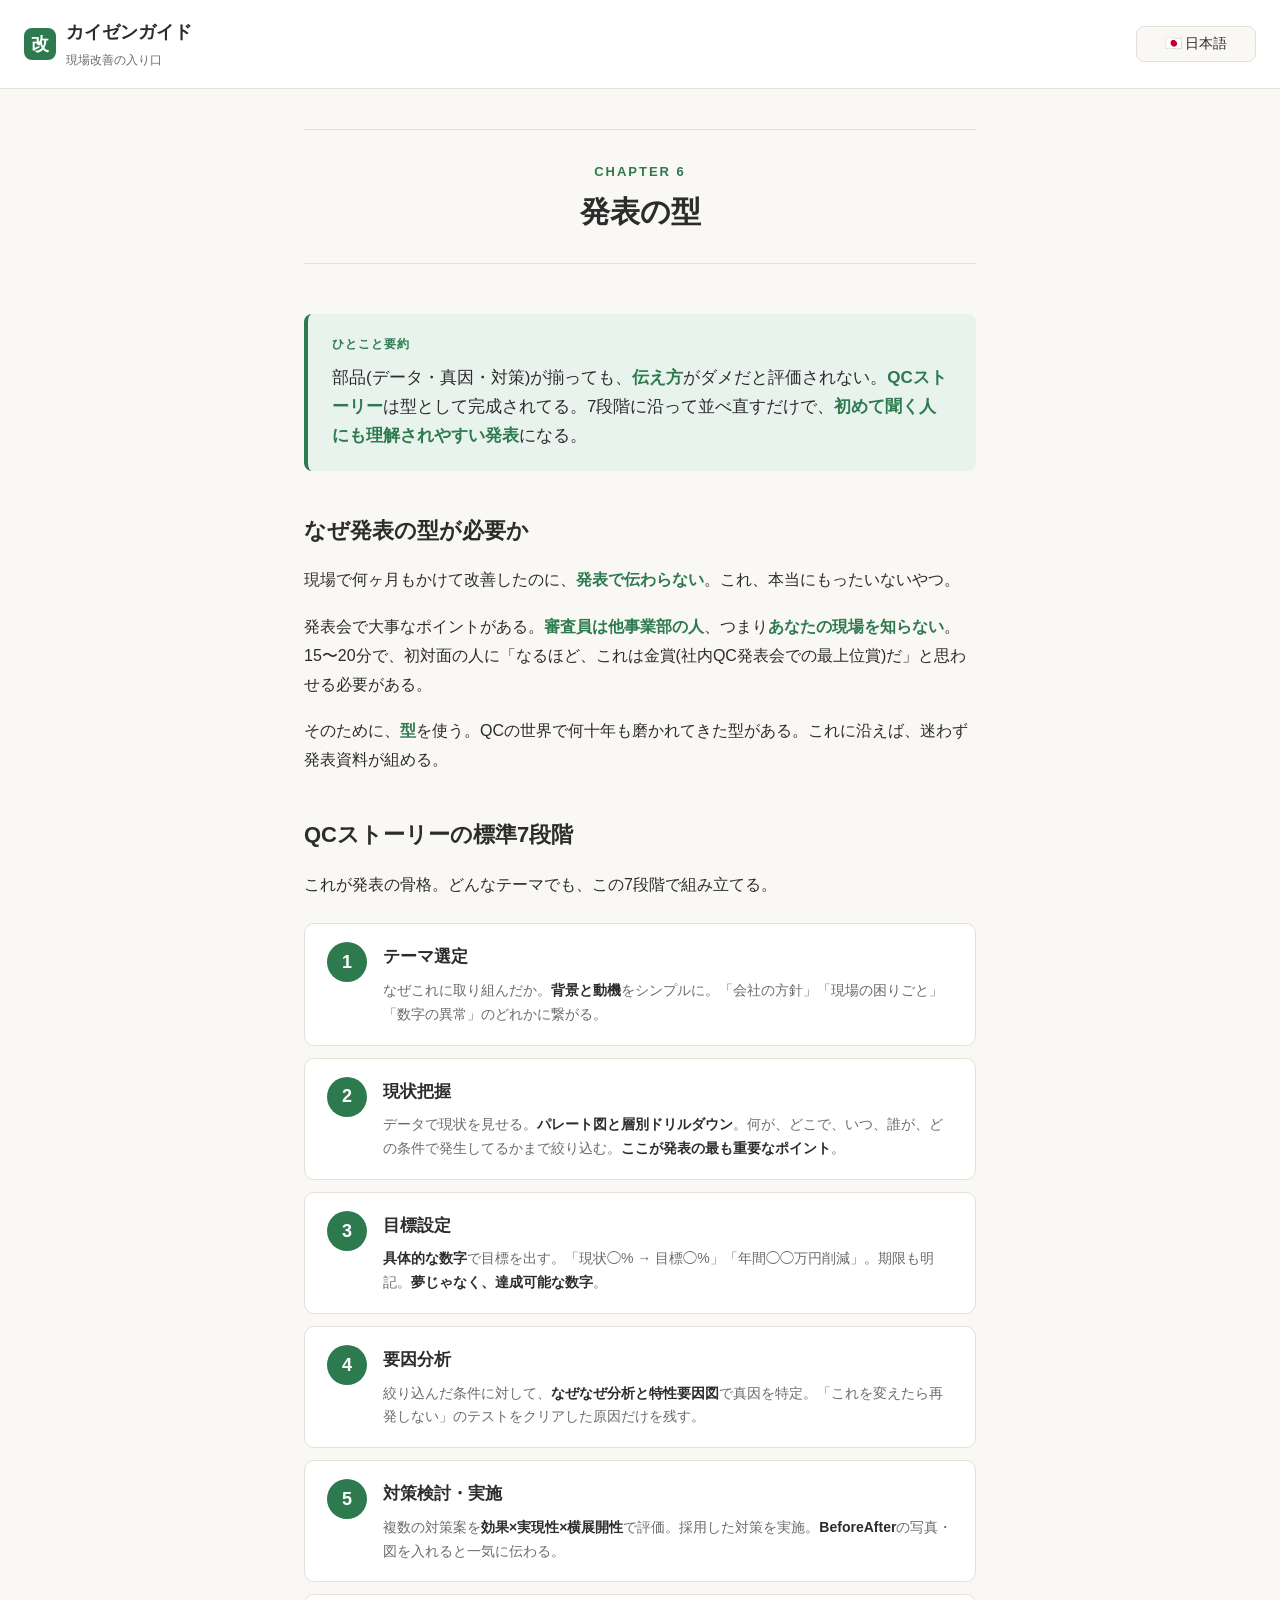
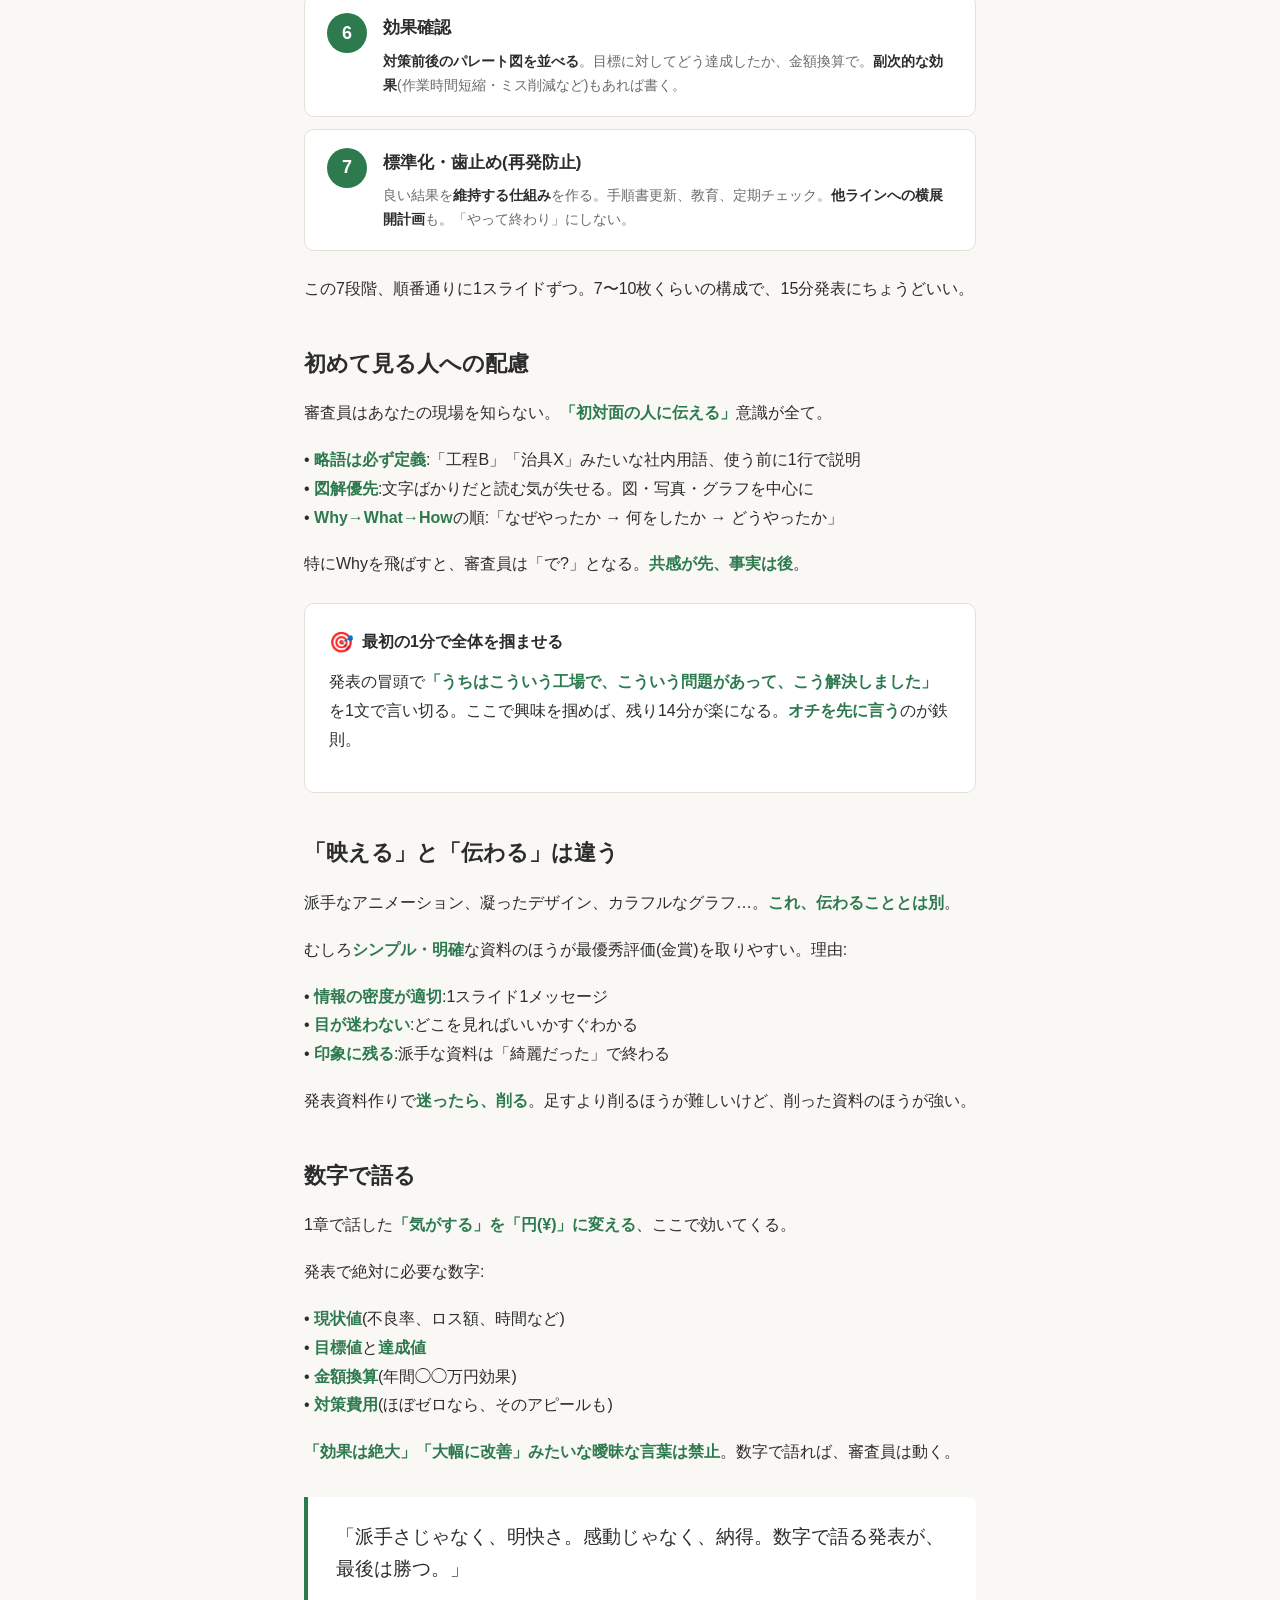
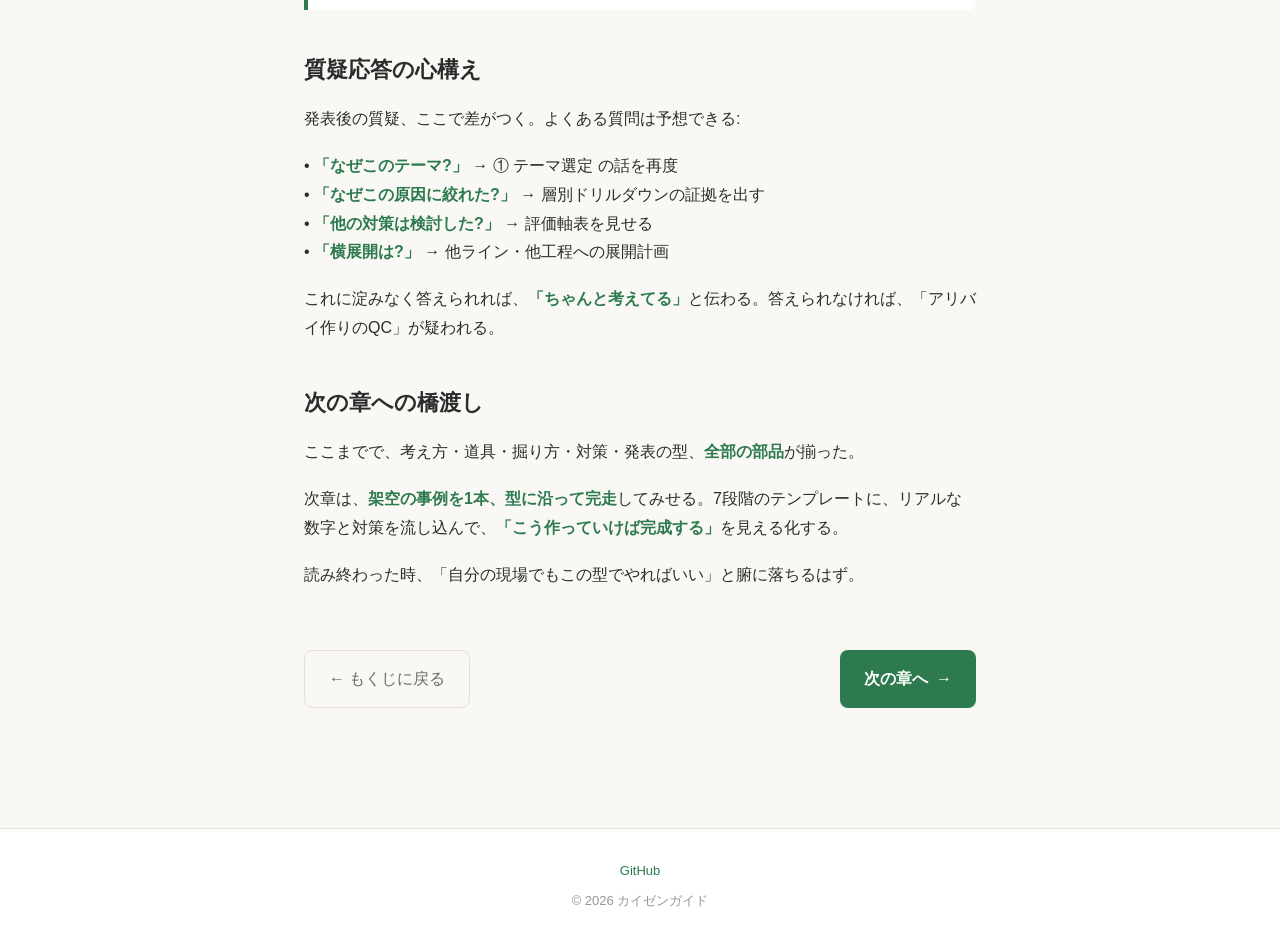
<file: ch6.html>
<!DOCTYPE html>
<html lang="ja">
<head>
<meta charset="UTF-8">
<meta name="viewport" content="width=device-width, initial-scale=1.0">
<title>第6章 発表の型 | カイゼンガイド</title>
<link rel="stylesheet" href="style.css">
<style>
  .qc-story { display: grid; gap: 12px; margin: 24px 0; }
  .qc-step { display: grid; grid-template-columns: auto 1fr; gap: 16px; background: var(--card); border: 1px solid var(--border); border-radius: 10px; padding: 18px 22px; align-items: start; }
  .qc-step-num { width: 40px; height: 40px; background: var(--accent); color: white; border-radius: 50%; display: flex; align-items: center; justify-content: center; font-weight: 800; font-size: 18px; flex-shrink: 0; }
  .qc-step-title { font-weight: 700; font-size: 17px; margin-bottom: 6px; }
  .qc-step-desc { font-size: 14px; color: var(--sub); line-height: 1.7; }
  .qc-step-desc strong { color: var(--text); font-weight: 600; }
</style>
</head>
<body>
<header>
  <a href="index.html" class="brand">
    <div class="brand-logo">改</div>
    <div>
      <div class="brand-name" data-i18n="brand">カイゼンガイド</div>
      <div class="brand-sub" data-i18n="brandSub">現場改善の入り口</div>
    </div>
  </a>
  <div class="lang-switch"></div>
</header>

<article class="chapter-content">
  <div class="chapter-header">
    <div class="chapter-number-large" data-i18n="ch6Label">CHAPTER 6</div>
    <h2 data-i18n="ch6Title">発表の型</h2>
  </div>

  <div class="chapter-tldr">
    <div class="chapter-tldr-label" data-i18n="tldrLabel">ひとこと要約</div>
    <div class="chapter-tldr-text" data-i18n="ch6Tldr">部品(データ・真因・対策)が揃っても、<strong>伝え方</strong>がダメだと評価されない。<strong>QCストーリー</strong>は型として完成されてる。7段階に沿って並べ直すだけで、<strong>初めて聞く人にも理解されやすい発表</strong>になる。</div>
  </div>

  <h3 data-i18n="ch6_h1">なぜ発表の型が必要か</h3>
  <p data-i18n="ch6_p1">現場で何ヶ月もかけて改善したのに、<strong>発表で伝わらない</strong>。これ、本当にもったいないやつ。</p>
  <p data-i18n="ch6_p2">発表会で大事なポイントがある。<strong>審査員は他事業部の人</strong>、つまり<strong>あなたの現場を知らない</strong>。15〜20分で、初対面の人に「なるほど、これは金賞(社内QC発表会での最上位賞)だ」と思わせる必要がある。</p>
  <p data-i18n="ch6_p3">そのために、<strong>型</strong>を使う。QCの世界で何十年も磨かれてきた型がある。これに沿えば、迷わず発表資料が組める。</p>

  <h3 data-i18n="ch6_h2">QCストーリーの標準7段階</h3>
  <p data-i18n="ch6_p4">これが発表の骨格。どんなテーマでも、この7段階で組み立てる。</p>

  <div class="qc-story">
    <div class="qc-step"><div class="qc-step-num">1</div><div><div class="qc-step-title" data-i18n="qcStep1Title">テーマ選定</div><div class="qc-step-desc" data-i18n="qcStep1Desc">なぜこれに取り組んだか。<strong>背景と動機</strong>をシンプルに。「会社の方針」「現場の困りごと」「数字の異常」のどれかに繋がる。</div></div></div>
    <div class="qc-step"><div class="qc-step-num">2</div><div><div class="qc-step-title" data-i18n="qcStep2Title">現状把握</div><div class="qc-step-desc" data-i18n="qcStep2Desc">データで現状を見せる。<strong>パレート図と層別ドリルダウン</strong>。何が、どこで、いつ、誰が、どの条件で発生してるかまで絞り込む。<strong>ここが発表の最も重要なポイント</strong>。</div></div></div>
    <div class="qc-step"><div class="qc-step-num">3</div><div><div class="qc-step-title" data-i18n="qcStep3Title">目標設定</div><div class="qc-step-desc" data-i18n="qcStep3Desc"><strong>具体的な数字</strong>で目標を出す。「現状◯% → 目標◯%」「年間◯◯万円削減」。期限も明記。<strong>夢じゃなく、達成可能な数字</strong>。</div></div></div>
    <div class="qc-step"><div class="qc-step-num">4</div><div><div class="qc-step-title" data-i18n="qcStep4Title">要因分析</div><div class="qc-step-desc" data-i18n="qcStep4Desc">絞り込んだ条件に対して、<strong>なぜなぜ分析と特性要因図</strong>で真因を特定。「これを変えたら再発しない」のテストをクリアした原因だけを残す。</div></div></div>
    <div class="qc-step"><div class="qc-step-num">5</div><div><div class="qc-step-title" data-i18n="qcStep5Title">対策検討・実施</div><div class="qc-step-desc" data-i18n="qcStep5Desc">複数の対策案を<strong>効果×実現性×横展開性</strong>で評価。採用した対策を実施。<strong>BeforeAfter</strong>の写真・図を入れると一気に伝わる。</div></div></div>
    <div class="qc-step"><div class="qc-step-num">6</div><div><div class="qc-step-title" data-i18n="qcStep6Title">効果確認</div><div class="qc-step-desc" data-i18n="qcStep6Desc"><strong>対策前後のパレート図を並べる</strong>。目標に対してどう達成したか、金額換算で。<strong>副次的な効果</strong>(作業時間短縮・ミス削減など)もあれば書く。</div></div></div>
    <div class="qc-step"><div class="qc-step-num">7</div><div><div class="qc-step-title" data-i18n="qcStep7Title">標準化・歯止め(再発防止)</div><div class="qc-step-desc" data-i18n="qcStep7Desc">良い結果を<strong>維持する仕組み</strong>を作る。手順書更新、教育、定期チェック。<strong>他ラインへの横展開計画</strong>も。「やって終わり」にしない。</div></div></div>
  </div>

  <p data-i18n="ch6_p5">この7段階、順番通りに1スライドずつ。7〜10枚くらいの構成で、15分発表にちょうどいい。</p>

  <h3 data-i18n="ch6_h3">初めて見る人への配慮</h3>
  <p data-i18n="ch6_p6">審査員はあなたの現場を知らない。<strong>「初対面の人に伝える」</strong>意識が全て。</p>
  <p data-i18n="ch6_p7">• <strong>略語は必ず定義</strong>:「工程B」「治具X」みたいな社内用語、使う前に1行で説明<br>• <strong>図解優先</strong>:文字ばかりだと読む気が失せる。図・写真・グラフを中心に<br>• <strong>Why→What→How</strong>の順:「なぜやったか → 何をしたか → どうやったか」</p>
  <p data-i18n="ch6_p8">特にWhyを飛ばすと、審査員は「で?」となる。<strong>共感が先、事実は後</strong>。</p>

  <div class="callout">
    <div class="callout-title"><span class="callout-icon">🎯</span><span data-i18n="ch6FirstTitle">最初の1分で全体を掴ませる</span></div>
    <p data-i18n="ch6FirstBody">発表の冒頭で<strong>「うちはこういう工場で、こういう問題があって、こう解決しました」</strong>を1文で言い切る。ここで興味を掴めば、残り14分が楽になる。<strong>オチを先に言う</strong>のが鉄則。</p>
  </div>

  <h3 data-i18n="ch6_h4">「映える」と「伝わる」は違う</h3>
  <p data-i18n="ch6_p9">派手なアニメーション、凝ったデザイン、カラフルなグラフ…。<strong>これ、伝わることとは別</strong>。</p>
  <p data-i18n="ch6_p10">むしろ<strong>シンプル・明確</strong>な資料のほうが最優秀評価(金賞)を取りやすい。理由:</p>
  <p data-i18n="ch6_p11">• <strong>情報の密度が適切</strong>:1スライド1メッセージ<br>• <strong>目が迷わない</strong>:どこを見ればいいかすぐわかる<br>• <strong>印象に残る</strong>:派手な資料は「綺麗だった」で終わる</p>
  <p data-i18n="ch6_p12">発表資料作りで<strong>迷ったら、削る</strong>。足すより削るほうが難しいけど、削った資料のほうが強い。</p>

  <h3 data-i18n="ch6_h5">数字で語る</h3>
  <p data-i18n="ch6_p13">1章で話した<strong>「気がする」を「円(¥)」に変える</strong>、ここで効いてくる。</p>
  <p data-i18n="ch6_p14">発表で絶対に必要な数字:</p>
  <p data-i18n="ch6_p15">• <strong>現状値</strong>(不良率、ロス額、時間など)<br>• <strong>目標値</strong>と<strong>達成値</strong><br>• <strong>金額換算</strong>(年間◯◯万円効果)<br>• <strong>対策費用</strong>(ほぼゼロなら、そのアピールも)</p>
  <p data-i18n="ch6_p16"><strong>「効果は絶大」「大幅に改善」みたいな曖昧な言葉は禁止</strong>。数字で語れば、審査員は動く。</p>

  <div class="quote" data-i18n="ch6_quote">「派手さじゃなく、明快さ。感動じゃなく、納得。数字で語る発表が、最後は勝つ。」</div>

  <h3 data-i18n="ch6_h6">質疑応答の心構え</h3>
  <p data-i18n="ch6_p17">発表後の質疑、ここで差がつく。よくある質問は予想できる:</p>
  <p data-i18n="ch6_p18">• <strong>「なぜこのテーマ?」</strong> → ① テーマ選定 の話を再度<br>• <strong>「なぜこの原因に絞れた?」</strong> → 層別ドリルダウンの証拠を出す<br>• <strong>「他の対策は検討した?」</strong> → 評価軸表を見せる<br>• <strong>「横展開は?」</strong> → 他ライン・他工程への展開計画</p>
  <p data-i18n="ch6_p19">これに淀みなく答えられれば、<strong>「ちゃんと考えてる」</strong>と伝わる。答えられなければ、「アリバイ作りのQC」が疑われる。</p>

  <h3 data-i18n="ch6_h7">次の章への橋渡し</h3>
  <p data-i18n="ch6_p20">ここまでで、考え方・道具・掘り方・対策・発表の型、<strong>全部の部品</strong>が揃った。</p>
  <p data-i18n="ch6_p21">次章は、<strong>架空の事例を1本、型に沿って完走</strong>してみせる。7段階のテンプレートに、リアルな数字と対策を流し込んで、<strong>「こう作っていけば完成する」</strong>を見える化する。</p>
  <p data-i18n="ch6_p22">読み終わった時、「自分の現場でもこの型でやればいい」と腑に落ちるはず。</p>

  <div class="next-nav">
    <a href="index.html" class="back-btn">← <span data-i18n="backToHome">もくじに戻る</span></a>
    <a href="ch7.html" class="next-btn"><span data-i18n="nextChapter">次の章へ</span> →</a>
  </div>
</article>

<footer>
  <p><a href="https://github.com/esandm4n1/kaizen-guide" target="_blank">GitHub</a></p>
  <p style="margin-top:6px; opacity:0.7;" data-i18n="copyright">© 2026 カイゼンガイド</p>
</footer>

<script src="_common.js"></script>
<script>
Object.assign(window.kaizenI18n.ja, {
  ch6Label: "CHAPTER 6",
  ch6Title: "発表の型",
  ch6Tldr: '部品(データ・真因・対策)が揃っても、<strong>伝え方</strong>がダメだと評価されない。<strong>QCストーリー</strong>は型として完成されてる。7段階に沿って並べ直すだけで、<strong>初めて聞く人にも理解されやすい発表</strong>になる。',
  ch6_h1: 'なぜ発表の型が必要か',
  ch6_p1: '現場で何ヶ月もかけて改善したのに、<strong>発表で伝わらない</strong>。これ、本当にもったいないやつ。',
  ch6_p2: '発表会で大事なポイントがある。<strong>審査員は他事業部の人</strong>、つまり<strong>あなたの現場を知らない</strong>。15〜20分で、初対面の人に「なるほど、これは金賞(社内QC発表会での最上位賞)だ」と思わせる必要がある。',
  ch6_p3: 'そのために、<strong>型</strong>を使う。QCの世界で何十年も磨かれてきた型がある。これに沿えば、迷わず発表資料が組める。',
  ch6_h2: 'QCストーリーの標準7段階',
  ch6_p4: 'これが発表の骨格。どんなテーマでも、この7段階で組み立てる。',
  qcStep1Title: 'テーマ選定',
  qcStep1Desc: 'なぜこれに取り組んだか。<strong>背景と動機</strong>をシンプルに。「会社の方針」「現場の困りごと」「数字の異常」のどれかに繋がる。',
  qcStep2Title: '現状把握',
  qcStep2Desc: 'データで現状を見せる。<strong>パレート図と層別ドリルダウン</strong>。何が、どこで、いつ、誰が、どの条件で発生してるかまで絞り込む。<strong>ここが発表の最も重要なポイント</strong>。',
  qcStep3Title: '目標設定',
  qcStep3Desc: '<strong>具体的な数字</strong>で目標を出す。「現状◯% → 目標◯%」「年間◯◯万円削減」。期限も明記。<strong>夢じゃなく、達成可能な数字</strong>。',
  qcStep4Title: '要因分析',
  qcStep4Desc: '絞り込んだ条件に対して、<strong>なぜなぜ分析と特性要因図</strong>で真因を特定。「これを変えたら再発しない」のテストをクリアした原因だけを残す。',
  qcStep5Title: '対策検討・実施',
  qcStep5Desc: '複数の対策案を<strong>効果×実現性×横展開性</strong>で評価。採用した対策を実施。<strong>BeforeAfter</strong>の写真・図を入れると一気に伝わる。',
  qcStep6Title: '効果確認',
  qcStep6Desc: '<strong>対策前後のパレート図を並べる</strong>。目標に対してどう達成したか、金額換算で。<strong>副次的な効果</strong>(作業時間短縮・ミス削減など)もあれば書く。',
  qcStep7Title: '標準化・歯止め(再発防止)',
  qcStep7Desc: '良い結果を<strong>維持する仕組み</strong>を作る。手順書更新、教育、定期チェック。<strong>他ラインへの横展開計画</strong>も。「やって終わり」にしない。',
  ch6_p5: 'この7段階、順番通りに1スライドずつ。7〜10枚くらいの構成で、15分発表にちょうどいい。',
  ch6_h3: '初めて見る人への配慮',
  ch6_p6: '審査員はあなたの現場を知らない。<strong>「初対面の人に伝える」</strong>意識が全て。',
  ch6_p7: '• <strong>略語は必ず定義</strong>:「工程B」「治具X」みたいな社内用語、使う前に1行で説明<br>• <strong>図解優先</strong>:文字ばかりだと読む気が失せる。図・写真・グラフを中心に<br>• <strong>Why→What→How</strong>の順:「なぜやったか → 何をしたか → どうやったか」',
  ch6_p8: '特にWhyを飛ばすと、審査員は「で?」となる。<strong>共感が先、事実は後</strong>。',
  ch6FirstTitle: '最初の1分で全体を掴ませる',
  ch6FirstBody: '発表の冒頭で<strong>「うちはこういう工場で、こういう問題があって、こう解決しました」</strong>を1文で言い切る。ここで興味を掴めば、残り14分が楽になる。<strong>オチを先に言う</strong>のが鉄則。',
  ch6_h4: '「映える」と「伝わる」は違う',
  ch6_p9: '派手なアニメーション、凝ったデザイン、カラフルなグラフ…。<strong>これ、伝わることとは別</strong>。',
  ch6_p10: 'むしろ<strong>シンプル・明確</strong>な資料のほうが最優秀評価(金賞)を取りやすい。理由:',
  ch6_p11: '• <strong>情報の密度が適切</strong>:1スライド1メッセージ<br>• <strong>目が迷わない</strong>:どこを見ればいいかすぐわかる<br>• <strong>印象に残る</strong>:派手な資料は「綺麗だった」で終わる',
  ch6_p12: '発表資料作りで<strong>迷ったら、削る</strong>。足すより削るほうが難しいけど、削った資料のほうが強い。',
  ch6_h5: '数字で語る',
  ch6_p13: '1章で話した<strong>「気がする」を「円(¥)」に変える</strong>、ここで効いてくる。',
  ch6_p14: '発表で絶対に必要な数字:',
  ch6_p15: '• <strong>現状値</strong>(不良率、ロス額、時間など)<br>• <strong>目標値</strong>と<strong>達成値</strong><br>• <strong>金額換算</strong>(年間◯◯万円効果)<br>• <strong>対策費用</strong>(ほぼゼロなら、そのアピールも)',
  ch6_p16: '<strong>「効果は絶大」「大幅に改善」みたいな曖昧な言葉は禁止</strong>。数字で語れば、審査員は動く。',
  ch6_quote: '「派手さじゃなく、明快さ。感動じゃなく、納得。数字で語る発表が、最後は勝つ。」',
  ch6_h6: '質疑応答の心構え',
  ch6_p17: '発表後の質疑、ここで差がつく。よくある質問は予想できる:',
  ch6_p18: '• <strong>「なぜこのテーマ?」</strong> → ① テーマ選定 の話を再度<br>• <strong>「なぜこの原因に絞れた?」</strong> → 層別ドリルダウンの証拠を出す<br>• <strong>「他の対策は検討した?」</strong> → 評価軸表を見せる<br>• <strong>「横展開は?」</strong> → 他ライン・他工程への展開計画',
  ch6_p19: 'これに淀みなく答えられれば、<strong>「ちゃんと考えてる」</strong>と伝わる。答えられなければ、「アリバイ作りのQC」が疑われる。',
  ch6_h7: '次の章への橋渡し',
  ch6_p20: 'ここまでで、考え方・道具・掘り方・対策・発表の型、<strong>全部の部品</strong>が揃った。',
  ch6_p21: '次章は、<strong>架空の事例を1本、型に沿って完走</strong>してみせる。7段階のテンプレートに、リアルな数字と対策を流し込んで、<strong>「こう作っていけば完成する」</strong>を見える化する。',
  ch6_p22: '読み終わった時、「自分の現場でもこの型でやればいい」と腑に落ちるはず。'
});

Object.assign(window.kaizenI18n.en, {
  ch6Label: "CHAPTER 6",
  ch6Title: "The presentation format",
  ch6Tldr: 'Even with all the parts (data, real cause, countermeasure), <strong>poor delivery means no evaluation</strong>. The <strong>QC Story</strong> is a polished format. Just rearrange into its 7 stages, and <strong>you have a presentation that is easy to understand even for first-time listeners</strong>.',
  ch6_h1: 'Why we need a presentation format',
  ch6_p1: 'Months of improvement on the shop floor, but the <strong>presentation doesn\'t land</strong>. This is a real tragedy.',
  ch6_p2: 'Key point about presentations: <strong>judges are from other divisions</strong>. They <strong>don\'t know your shop floor</strong>. In 15-20 minutes you have to make strangers think "ah, this is gold medal material (the top prize at internal QC presentations)."',
  ch6_p3: 'For that, use a <strong>format</strong>. There\'s one polished over decades in QC. Follow it and you can assemble slides without hesitation.',
  ch6_h2: "The 7 standard stages of QC Story",
  ch6_p4: 'This is the skeleton. Whatever the theme, assemble along these 7 stages.',
  qcStep1Title: 'Theme selection',
  qcStep1Desc: 'Why did you tackle this? <strong>Background and motivation</strong>, simply. Connects to "company policy," "shop floor problem," or "number anomaly."',
  qcStep2Title: 'Grasping current state',
  qcStep2Desc: 'Show the state with data. <strong>Pareto chart and stratified drill-down</strong>. Narrow down to what, where, when, who, under what condition. <strong>This is the most important point of the presentation</strong>.',
  qcStep3Title: 'Goal setting',
  qcStep3Desc: 'Set targets with <strong>concrete numbers</strong>. "Current X% → Target Y%", "$N annual savings." Include the deadline. <strong>Not a dream, but achievable</strong>.',
  qcStep4Title: 'Cause analysis',
  qcStep4Desc: 'For the narrowed condition, identify the real cause using <strong>why-why analysis and fishbone diagram</strong>. Keep only causes that pass the "won\'t recur if changed" test.',
  qcStep5Title: 'Countermeasure planning & execution',
  qcStep5Desc: 'Evaluate multiple countermeasures on <strong>effect × feasibility × lateral deployment</strong>. Execute the chosen one. <strong>Before/after</strong> photos and diagrams deliver instantly.',
  qcStep6Title: 'Effect verification',
  qcStep6Desc: '<strong>Put the before/after Pareto charts side by side</strong>. How you achieved the target, in money terms. <strong>Side effects</strong> (faster work, fewer mistakes, etc.) too if any.',
  qcStep7Title: 'Standardization & preventing recurrence (Hadome)',
  qcStep7Desc: 'Build a <strong>system to maintain the good result</strong>. Update procedures, education, periodic checks. Also <strong>plan for lateral deployment</strong>. Don\'t "do and forget."',
  ch6_p5: '7 stages in order, one slide each. About 7-10 slides works for a 15-minute presentation.',
  ch6_h3: "Consideration for first-time listeners",
  ch6_p6: 'Judges don\'t know your shop floor. <strong>"Tell it to strangers"</strong> is everything.',
  ch6_p7: '• <strong>Always define abbreviations</strong>: Internal terms like "Process B", "Jig X" — explain in one line before using.<br>• <strong>Diagrams first</strong>: All text loses readers. Center on diagrams, photos, charts.<br>• <strong>Why→What→How</strong>: "Why we did it → what we did → how we did it"',
  ch6_p8: 'Skip Why and judges go "so what?" <strong>Empathy first, facts later</strong>.',
  ch6FirstTitle: 'Grab the whole picture in the first minute',
  ch6FirstBody: 'Open with one sentence: <strong>"Our factory is like this, had this problem, solved it like this."</strong> Hook attention here and the remaining 14 minutes get easier. <strong>Say the punchline first</strong> — iron rule.',
  ch6_h4: '"Flashy" and "delivered" are different',
  ch6_p9: 'Wild animations, intricate design, colorful charts... <strong>These are separate from delivery</strong>.',
  ch6_p10: 'Rather, <strong>simple and clear</strong> materials are more likely to win top evaluation (gold medal). Why:',
  ch6_p11: '• <strong>Appropriate info density</strong>: one message per slide<br>• <strong>Eyes don\'t wander</strong>: immediately see where to look<br>• <strong>Memorable</strong>: flashy materials end at "looked pretty"',
  ch6_p12: 'When in doubt making slides, <strong>cut</strong>. Cutting is harder than adding, but cut-down materials are stronger.',
  ch6_h5: "Speak in numbers",
  ch6_p13: 'What we discussed in Chapter 1 — <strong>turn "feels like" into "dollars"</strong> — works here.',
  ch6_p14: 'Numbers absolutely needed in a presentation:',
  ch6_p15: '• <strong>Current value</strong> (defect rate, loss amount, time)<br>• <strong>Target value</strong> and <strong>achieved value</strong><br>• <strong>Money conversion</strong> (annual $N effect)<br>• <strong>Cost of countermeasure</strong> (if nearly zero, highlight it)',
  ch6_p16: '<strong>Vague words like "tremendous effect," "significantly improved" are banned</strong>. Speak in numbers and judges move.',
  ch6_quote: '"Not flashiness but clarity. Not emotion but conviction. A presentation in numbers wins in the end."',
  ch6_h6: "Mindset for Q&A",
  ch6_p17: 'Q&A after the presentation is where differences show. Common questions are predictable:',
  ch6_p18: '• <strong>"Why this theme?"</strong> → Revisit ① Theme selection<br>• <strong>"Why narrow to this cause?"</strong> → Show the stratified drill-down evidence<br>• <strong>"Considered other countermeasures?"</strong> → Show the evaluation matrix<br>• <strong>"Lateral deployment?"</strong> → Plan for other lines/processes',
  ch6_p19: 'Answer smoothly and it comes across as <strong>"properly thought through."</strong> Can\'t answer, and "alibi-built QC" is suspected.',
  ch6_h7: "Bridge to the next chapter",
  ch6_p20: 'By now we have all parts: mindset, tools, digging method, countermeasures, presentation format.',
  ch6_p21: 'Next chapter: <strong>run a full fictional case</strong>, following the format. Pour real numbers and countermeasures into the 7-stage template, and <strong>show "this is how you assemble it"</strong>.',
  ch6_p22: 'When you finish, "I can do this on my own shop floor using this format" will click in.'
});

Object.assign(window.kaizenI18n.vi, {
  ch6Label: "CHƯƠNG 6",
  ch6Title: "Khuôn mẫu thuyết trình",
  ch6Tldr: 'Dù có đủ các bộ phận (dữ liệu, nguyên nhân thật, đối sách), <strong>truyền tải kém thì không được đánh giá</strong>. <strong>Câu chuyện QC</strong> là khuôn mẫu hoàn thiện. Chỉ cần sắp xếp lại theo 7 giai đoạn, <strong>thuyết trình sẽ dễ hiểu ngay cả với người nghe lần đầu</strong>.',
  ch6_h1: 'Tại sao cần khuôn mẫu thuyết trình',
  ch6_p1: 'Cải tiến hiện trường mấy tháng mà <strong>thuyết trình không truyền tải được</strong>. Thật sự đáng tiếc.',
  ch6_p2: 'Điểm quan trọng: <strong>giám khảo là người từ bộ phận khác</strong>, tức <strong>không biết hiện trường của bạn</strong>. Trong 15-20 phút phải khiến người lạ nghĩ "à, đây là giải vàng (giải cao nhất trong thuyết trình QC nội bộ)."',
  ch6_p3: 'Vì thế, dùng <strong>khuôn mẫu</strong>. Có khuôn mẫu được mài giũa hàng chục năm trong thế giới QC. Theo nó, bạn có thể lắp tài liệu mà không do dự.',
  ch6_h2: '7 giai đoạn chuẩn của câu chuyện QC',
  ch6_p4: 'Đây là khung xương. Bất kể chủ đề, lắp theo 7 giai đoạn này.',
  qcStep1Title: 'Chọn chủ đề',
  qcStep1Desc: 'Tại sao làm cái này? <strong>Bối cảnh và động cơ</strong>, đơn giản. Kết nối với "chính sách công ty", "vấn đề hiện trường", hoặc "bất thường số liệu".',
  qcStep2Title: 'Nắm hiện trạng',
  qcStep2Desc: 'Thể hiện hiện trạng bằng dữ liệu. <strong>Biểu đồ Pareto và phân tầng</strong>. Thu hẹp đến cái gì, ở đâu, khi nào, ai, dưới điều kiện nào. <strong>Đây là điểm quan trọng nhất của thuyết trình</strong>.',
  qcStep3Title: 'Đặt mục tiêu',
  qcStep3Desc: 'Đặt mục tiêu bằng <strong>số liệu cụ thể</strong>. "Hiện tại X% → Mục tiêu Y%", "tiết kiệm N triệu/năm". Ghi thời hạn. <strong>Không phải giấc mơ, mà khả thi</strong>.',
  qcStep4Title: 'Phân tích nguyên nhân',
  qcStep4Desc: 'Với điều kiện đã thu hẹp, xác định nguyên nhân thật bằng <strong>phân tích 5-Why và sơ đồ xương cá</strong>. Giữ lại chỉ nguyên nhân vượt qua bài kiểm tra "đổi cái này không tái phát".',
  qcStep5Title: 'Lập kế hoạch và thực hiện đối sách',
  qcStep5Desc: 'Đánh giá nhiều đối sách trên <strong>hiệu quả × khả thi × mở rộng ngang</strong>. Thực hiện cái được chọn. Ảnh/sơ đồ <strong>trước/sau</strong> truyền đạt ngay lập tức.',
  qcStep6Title: 'Xác nhận hiệu quả',
  qcStep6Desc: '<strong>Đặt biểu đồ Pareto trước/sau cạnh nhau</strong>. Đạt mục tiêu thế nào, quy ra tiền. <strong>Hiệu quả phụ</strong> (giảm thời gian, ít lỗi...) nếu có cũng viết.',
  qcStep7Title: 'Chuẩn hóa và ngăn tái phát (Hadome)',
  qcStep7Desc: 'Xây <strong>hệ thống duy trì kết quả tốt</strong>. Cập nhật quy trình, đào tạo, kiểm tra định kỳ. Cũng <strong>kế hoạch mở rộng ngang</strong>. Đừng "làm xong rồi thôi".',
  ch6_p5: '7 giai đoạn theo thứ tự, mỗi giai đoạn một slide. Khoảng 7-10 slide phù hợp cho thuyết trình 15 phút.',
  ch6_h3: 'Lưu ý cho người nghe lần đầu',
  ch6_p6: 'Giám khảo không biết hiện trường của bạn. <strong>"Nói với người lạ"</strong> là tất cả.',
  ch6_p7: '• <strong>Luôn định nghĩa viết tắt</strong>: Thuật ngữ nội bộ như "Công đoạn B", "Đồ gá X" — giải thích 1 dòng trước khi dùng.<br>• <strong>Ưu tiên sơ đồ</strong>: Toàn chữ thì mất độc giả. Trung tâm là sơ đồ, ảnh, biểu đồ.<br>• <strong>Why→What→How</strong>: "Tại sao làm → Làm gì → Làm như thế nào"',
  ch6_p8: 'Đặc biệt bỏ Why, giám khảo sẽ "thế rồi sao?". <strong>Đồng cảm trước, sự thật sau</strong>.',
  ch6FirstTitle: 'Nắm tổng thể trong 1 phút đầu',
  ch6FirstBody: 'Mở đầu bằng một câu: <strong>"Nhà máy chúng tôi thế này, gặp vấn đề này, giải quyết như thế này."</strong> Câu được sự chú ý ở đây thì 14 phút còn lại dễ thở. <strong>Nói đoạn kết trước</strong> — quy tắc sắt.',
  ch6_h4: '"Bắt mắt" và "truyền tải" là khác nhau',
  ch6_p9: 'Hoạt ảnh nổi bật, thiết kế công phu, biểu đồ sặc sỡ... <strong>Cái này khác với truyền tải</strong>.',
  ch6_p10: 'Ngược lại, tài liệu <strong>đơn giản và rõ ràng</strong> dễ đạt đánh giá cao nhất (giải vàng) hơn. Lý do:',
  ch6_p11: '• <strong>Mật độ thông tin phù hợp</strong>: một thông điệp mỗi slide<br>• <strong>Mắt không lạc</strong>: thấy ngay phải nhìn đâu<br>• <strong>Để lại ấn tượng</strong>: tài liệu hoa lá kết thúc ở "đẹp thôi"',
  ch6_p12: 'Làm slide mà lưỡng lự, <strong>cắt bớt</strong>. Cắt khó hơn thêm, nhưng tài liệu được cắt gọn mạnh hơn.',
  ch6_h5: 'Nói bằng con số',
  ch6_p13: 'Điều nói ở Chương 1 — <strong>biến "cảm thấy" thành "yên"</strong> — phát huy ở đây.',
  ch6_p14: 'Con số tuyệt đối cần trong thuyết trình:',
  ch6_p15: '• <strong>Giá trị hiện tại</strong> (tỷ lệ lỗi, mức lãng phí, thời gian)<br>• <strong>Giá trị mục tiêu</strong> và <strong>giá trị đạt được</strong><br>• <strong>Quy ra tiền</strong> (hiệu quả N triệu/năm)<br>• <strong>Chi phí đối sách</strong> (nếu gần 0, hãy nhấn mạnh)',
  ch6_p16: '<strong>Từ mơ hồ như "hiệu quả lớn", "cải thiện đáng kể" bị cấm</strong>. Nói bằng số, giám khảo chuyển động.',
  ch6_quote: '"Không phải sự hào nhoáng mà là sự rõ ràng. Không phải cảm xúc mà là thuyết phục. Thuyết trình bằng con số cuối cùng thắng."',
  ch6_h6: 'Thái độ khi trả lời câu hỏi',
  ch6_p17: 'Hỏi đáp sau thuyết trình là chỗ tạo khác biệt. Câu hỏi thường gặp dự đoán được:',
  ch6_p18: '• <strong>"Tại sao chủ đề này?"</strong> → Quay lại ① Chọn chủ đề<br>• <strong>"Tại sao thu hẹp đến nguyên nhân này?"</strong> → Cho thấy bằng chứng phân tầng<br>• <strong>"Đã xem xét đối sách khác chưa?"</strong> → Cho thấy ma trận đánh giá<br>• <strong>"Mở rộng ngang?"</strong> → Kế hoạch cho dây chuyền/công đoạn khác',
  ch6_p19: 'Trả lời lưu loát thì cảm nhận được là <strong>"đã suy nghĩ đúng đắn"</strong>. Không trả lời được thì nghi là "QC tạo cớ".',
  ch6_h7: 'Cầu nối sang chương tiếp theo',
  ch6_p20: 'Đến đây, chúng ta đã có tất cả các bộ phận: tư duy, công cụ, cách đào, đối sách, khuôn mẫu thuyết trình.',
  ch6_p21: 'Chương sau: <strong>chạy xuyên một ví dụ giả định</strong>, theo khuôn mẫu. Đổ số liệu và đối sách thực tế vào mẫu 7 giai đoạn, <strong>cho thấy "lắp như thế này"</strong>.',
  ch6_p22: 'Khi đọc xong, "mình có thể làm với khuôn mẫu này ở hiện trường của mình" sẽ thấm.'
});

Object.assign(window.kaizenI18n.id, {
  ch6Label: "BAB 6",
  ch6Title: "Format presentasi",
  ch6Tldr: 'Meski punya semua komponen (data, penyebab sejati, tindakan), <strong>penyampaian buruk = tidak dinilai</strong>. <strong>Cerita QC</strong> adalah format sempurna. Cukup susun ulang ke 7 tahap, <strong>presentasi akan mudah dipahami bahkan oleh pendengar pertama kali</strong>.',
  ch6_h1: 'Kenapa butuh format presentasi',
  ch6_p1: 'Berbulan-bulan perbaikan di lapangan, tapi <strong>presentasi tidak tersampaikan</strong>. Sangat sayang.',
  ch6_p2: 'Poin penting: <strong>juri dari divisi lain</strong>, artinya <strong>tidak tahu lapangan Anda</strong>. Dalam 15-20 menit harus membuat orang asing berpikir "ah, ini medali emas (penghargaan tertinggi di presentasi QC internal)."',
  ch6_p3: 'Untuk itu, pakai <strong>format</strong>. Ada format yang dipoles puluhan tahun di dunia QC. Ikuti, bisa menyusun materi tanpa ragu.',
  ch6_h2: '7 tahap standar cerita QC',
  ch6_p4: 'Ini kerangka. Apapun temanya, rakit sesuai 7 tahap ini.',
  qcStep1Title: 'Pemilihan tema',
  qcStep1Desc: 'Kenapa menangani ini? <strong>Latar belakang dan motivasi</strong>, sederhana. Terhubung ke "kebijakan perusahaan", "masalah lapangan", atau "anomali angka".',
  qcStep2Title: 'Memahami keadaan saat ini',
  qcStep2Desc: 'Tampilkan keadaan dengan data. <strong>Diagram Pareto dan stratifikasi drill-down</strong>. Persempit ke apa, di mana, kapan, siapa, di bawah kondisi apa. <strong>Ini poin paling penting dari presentasi</strong>.',
  qcStep3Title: 'Penetapan target',
  qcStep3Desc: 'Tetapkan target dengan <strong>angka konkret</strong>. "Saat ini X% → Target Y%", "hemat N juta/tahun". Tulis batas waktu. <strong>Bukan mimpi, tapi bisa dicapai</strong>.',
  qcStep4Title: 'Analisis penyebab',
  qcStep4Desc: 'Untuk kondisi yang dipersempit, identifikasi penyebab sejati pakai <strong>analisis 5-Why dan diagram tulang ikan</strong>. Sisakan hanya penyebab yang lulus uji "tidak kambuh jika diganti".',
  qcStep5Title: 'Perencanaan dan pelaksanaan tindakan',
  qcStep5Desc: 'Evaluasi beberapa tindakan pada <strong>efek × kelayakan × deploy lateral</strong>. Laksanakan yang dipilih. Foto/diagram <strong>sebelum/sesudah</strong> sampaikan langsung.',
  qcStep6Title: 'Verifikasi efek',
  qcStep6Desc: '<strong>Tempatkan diagram Pareto sebelum/sesudah berdampingan</strong>. Bagaimana capai target, dalam uang. <strong>Efek samping</strong> (waktu lebih singkat, lebih sedikit salah) kalau ada, tulis.',
  qcStep7Title: 'Standarisasi dan pencegahan kambuh (Hadome)',
  qcStep7Desc: 'Bangun <strong>sistem mempertahankan hasil baik</strong>. Update prosedur, pendidikan, cek berkala. Juga <strong>rencana deploy lateral</strong>. Jangan "lakukan dan selesai".',
  ch6_p5: '7 tahap berurutan, masing-masing satu slide. Sekitar 7-10 slide pas untuk presentasi 15 menit.',
  ch6_h3: 'Pertimbangan bagi pendengar pertama kali',
  ch6_p6: 'Juri tidak tahu lapangan Anda. <strong>"Sampaikan ke orang asing"</strong> adalah segalanya.',
  ch6_p7: '• <strong>Selalu definisikan singkatan</strong>: Istilah internal seperti "Proses B", "Jig X" — jelaskan 1 baris sebelum dipakai.<br>• <strong>Prioritaskan diagram</strong>: Semua teks hilangkan pembaca. Fokus diagram, foto, grafik.<br>• <strong>Why→What→How</strong>: "Kenapa dilakukan → Apa dilakukan → Bagaimana dilakukan"',
  ch6_p8: 'Khususnya lewati Why, juri jadi "terus apa?". <strong>Empati dulu, fakta belakangan</strong>.',
  ch6FirstTitle: 'Tangkap gambaran lengkap di 1 menit pertama',
  ch6FirstBody: 'Mulai dengan satu kalimat: <strong>"Pabrik kami begini, punya masalah ini, diselesaikan seperti ini."</strong> Tangkap perhatian di sini, 14 menit sisa jadi mudah. <strong>Katakan poinnya dulu</strong> — aturan besi.',
  ch6_h4: '"Menarik mata" dan "tersampaikan" beda',
  ch6_p9: 'Animasi heboh, desain rumit, grafik warna-warni... <strong>Ini beda dari tersampaikan</strong>.',
  ch6_p10: 'Justru, materi <strong>sederhana dan jelas</strong> lebih mungkin meraih penilaian tertinggi (medali emas). Alasannya:',
  ch6_p11: '• <strong>Kepadatan informasi tepat</strong>: satu pesan per slide<br>• <strong>Mata tidak tersesat</strong>: langsung lihat ke mana<br>• <strong>Meninggalkan kesan</strong>: materi heboh berakhir di "bagus sih"',
  ch6_p12: 'Bikin slide kalau ragu, <strong>potong</strong>. Potong lebih sulit dari nambah, tapi materi yang dipotong lebih kuat.',
  ch6_h5: 'Bicara dengan angka',
  ch6_p13: 'Yang dibahas di Bab 1 — <strong>ubah "rasanya" jadi "yen"</strong> — berfungsi di sini.',
  ch6_p14: 'Angka wajib ada di presentasi:',
  ch6_p15: '• <strong>Nilai saat ini</strong> (tingkat cacat, jumlah kerugian, waktu)<br>• <strong>Nilai target</strong> dan <strong>nilai tercapai</strong><br>• <strong>Konversi uang</strong> (efek N juta/tahun)<br>• <strong>Biaya tindakan</strong> (kalau hampir 0, tonjolkan)',
  ch6_p16: '<strong>Kata samar seperti "efek besar", "membaik signifikan" dilarang</strong>. Bicara dengan angka, juri bergerak.',
  ch6_quote: '"Bukan kehebohan tapi kejelasan. Bukan emosi tapi keyakinan. Presentasi dengan angka akhirnya menang."',
  ch6_h6: 'Mindset untuk tanya jawab',
  ch6_p17: 'Tanya jawab setelah presentasi adalah tempat membedakan. Pertanyaan umum bisa diprediksi:',
  ch6_p18: '• <strong>"Kenapa tema ini?"</strong> → Kembali ke ① Pemilihan tema<br>• <strong>"Kenapa persempit ke penyebab ini?"</strong> → Tunjukkan bukti stratifikasi<br>• <strong>"Sudah pertimbangkan tindakan lain?"</strong> → Tunjukkan matriks evaluasi<br>• <strong>"Deploy lateral?"</strong> → Rencana untuk line/proses lain',
  ch6_p19: 'Jawab lancar, kesan jadi <strong>"sudah dipikirkan matang"</strong>. Tidak bisa jawab, dicurigai "QC pembuat alibi".',
  ch6_h7: 'Jembatan ke bab berikutnya',
  ch6_p20: 'Sampai di sini, punya semua komponen: mindset, alat, cara gali, tindakan, format presentasi.',
  ch6_p21: 'Bab berikutnya: <strong>jalankan satu contoh fiktif sampai selesai</strong>, sesuai format. Tuangkan angka dan tindakan nyata ke template 7 tahap, <strong>tunjukkan "rakit seperti ini"</strong>.',
  ch6_p22: 'Saat selesai baca, "saya bisa lakukan di lapangan sendiri dengan format ini" akan tertanam.'
});

Object.assign(window.kaizenI18n.my, {
  ch6Label: "အခန်း ၆",
  ch6Title: "တင်ပြမှုပုံစံ",
  ch6Tldr: 'အစိတ်အပိုင်း (အချက်အလက်၊ တကယ့်အကြောင်းရင်း၊ တုံ့ပြန်မှု) စုံသော်လည်း <strong>ဖြန့်ဝေမှု မကောင်းလျှင် မအကဲဖြတ်</strong>။ <strong>QC ဇာတ်လမ်း</strong> သည် ပြီးပြည့်စုံသော ပုံစံ။ ၇ အဆင့်အတိုင်း ပြန်စီ၍ <strong>ပထမဆုံး နားထောင်သူပင် နားလည်လွယ်သော တင်ပြမှု</strong> ဖြစ်။',
  ch6_h1: 'တင်ပြမှုပုံစံ ဘာကြောင့် လိုလဲ',
  ch6_p1: 'လုပ်ငန်းခွင်တွင် လအများစွာ တိုးတက်မှု လုပ်သော်လည်း <strong>တင်ပြမှုတွင် မဖြန့်ဝေနိုင်</strong>။ အလွန် နှမြော။',
  ch6_p2: 'အရေးကြီးသော အချက်: <strong>တရားသူကြီးများသည် အခြား ဌာနမှ</strong> ဖြစ်၍ <strong>သင့်လုပ်ငန်းခွင်ကို မသိ</strong>။ ၁၅-၂၀ မိနစ်အတွင်း ပထမဆုံး တွေ့သော သူကို "အင်းဟုတ်၊ ဤအရာ ရွှေဆု (အတွင်း QC တင်ပြပွဲ၏ အမြင့်ဆုံး ဆု)" ဟု ထင်စေရန် လို။',
  ch6_p3: 'ထိုအတွက် <strong>ပုံစံ</strong> သုံး။ QC လောကတွင် ဆယ်စုနှစ် ပေါင်းများစွာ တင့်တယ်လာသော ပုံစံ ရှိ။ ၎င်းကို လိုက်နာလျှင် မရှုပ်စတမ်း တင်ပြမှု စာရွက် တပ်ဆင်နိုင်။',
  ch6_h2: 'QC ဇာတ်လမ်း၏ စံ ၇ အဆင့်',
  ch6_p4: '၎င်းသည် တင်ပြမှု၏ အရိုးအဆစ်။ မည်သည့် အကြောင်းအရာ ဖြစ်စေ ဤ ၇ အဆင့်အတိုင်း တပ်ဆင်။',
  qcStep1Title: 'အကြောင်းအရာ ရွေးခြင်း',
  qcStep1Desc: 'ဘာကြောင့် လုပ်ခဲ့သလဲ။ <strong>နောက်ခံနှင့် တွန်းအား</strong> ရိုးရှင်းစွာ။ "ကုမ္ပဏီ မူဝါဒ"၊ "လုပ်ငန်းခွင် ပြဿနာ"၊ "ဂဏန်း ပုံမှန်မဟုတ်ခြင်း" တို့နှင့် ချိတ်ဆက်။',
  qcStep2Title: 'လက်ရှိအခြေအနေ နားလည်',
  qcStep2Desc: 'အချက်အလက်ဖြင့် အခြေအနေ ပြ။ <strong>Pareto ဇယား နှင့် အလွှာခွဲ ခြင်း</strong>။ ဘာ၊ ဘယ်မှာ၊ ဘယ်အခါ၊ ဘယ်သူ၊ မည်သည့် အခြေအနေတွင် ဖြစ်သည်အထိ ကျဉ်းကျပ်။ <strong>ဤနေရာ တင်ပြမှု၏ အရေးကြီးဆုံး အမှတ်</strong>။',
  qcStep3Title: 'ရည်မှန်းချက် သတ်မှတ်',
  qcStep3Desc: '<strong>တိကျသော ဂဏန်း</strong>ဖြင့် ရည်မှန်းချက် ထုတ်။ "လက်ရှိ X% → ရည်မှန်း Y%"၊ "နှစ်စဉ် N သိန်း လျှော့ချ"။ အချိန်ကာလ ရေး။ <strong>အိပ်မက် မဟုတ်၊ ရရှိနိုင်သော</strong>။',
  qcStep4Title: 'အကြောင်းရင်း ခွဲခြမ်းစိတ်ဖြာ',
  qcStep4Desc: 'ကျဉ်းကျပ်သော အခြေအနေအတွက် <strong>၅-Whys ခွဲခြမ်း နှင့် ငါးရိုးပုံ</strong>ဖြင့် တကယ့်အကြောင်းရင်း သတ်မှတ်။ "ဤအရာ ပြောင်းလျှင် ပြန်မဖြစ်" စစ်ဆေးမှုကို အောင်မြင်သော အကြောင်းရင်းသာ ကျန်။',
  qcStep5Title: 'တုံ့ပြန်မှု စီစဉ်ခြင်းနှင့် လုပ်ဆောင်ခြင်း',
  qcStep5Desc: 'တုံ့ပြန်မှု အများအပြားကို <strong>အကျိုးသက်ရောက်မှု × အကောင်အထည်ဖော်နိုင်စွမ်း × ဖြန့်ကျက်နိုင်စွမ်း</strong>ဖြင့် အကဲဖြတ်။ ရွေးချယ်သော တုံ့ပြန်မှုကို လုပ်ဆောင်။ <strong>ရှေ့/နောက်</strong> ဓာတ်ပုံ/ပုံများ ထည့်လျှင် ချက်ချင်း ဖြန့်ဝေ။',
  qcStep6Title: 'အကျိုးသက်ရောက်မှု အတည်ပြု',
  qcStep6Desc: '<strong>ရှေ့/နောက် Pareto ဇယားများ ဘေးချင်းယှဉ် တင်</strong>။ ရည်မှန်းချက်ကို မည်သို့ အောင်မြင်၊ ငွေ ပြောင်း၍။ <strong>ဘေးထွက် အကျိုးသက်ရောက်မှု</strong> (အလုပ်ချိန် တို၊ အမှား နည်း) ရှိလျှင်လည်း ရေး။',
  qcStep7Title: 'စံချိန်ထားခြင်းနှင့် ပြန်မဖြစ်စေရေး (Hadome)',
  qcStep7Desc: 'ကောင်းသော ရလဒ်ကို <strong>ထိန်းသိမ်းသော စနစ်</strong> တည်ဆောက်။ လုပ်ငန်းစဉ် စာရွက် မွမ်းမံ၊ သင်ကြား၊ ပုံမှန် စစ်ဆေး။ <strong>အခြား လိုင်းသို့ ဖြန့်ကျက်သော အစီအစဉ်</strong>လည်း။ "လုပ်ပြီး ပြီး" မဟုတ်။',
  ch6_p5: 'ဤ ၇ အဆင့်ကို အစီအစဉ် လိုက်၍ တစ်ခါ တစ် slide။ ခန့်မှန်း ၇-၁၀ slide သည် ၁၅ မိနစ် တင်ပြမှုတွင် သင့်လျော်။',
  ch6_h3: 'ပထမဆုံး တွေ့သော သူများအတွက် သတိထားရမှု',
  ch6_p6: 'တရားသူကြီးသည် သင့်လုပ်ငန်းခွင်ကို မသိ။ <strong>"မသိသော သူကို ပြော"</strong> သည် အားလုံး။',
  ch6_p7: '• <strong>အတိုကောက် မုချ သတ်မှတ်</strong>: "လုပ်ငန်းစဉ် B"၊ "ကိရိယာ X" ကဲ့သို့သော အတွင်းစကား သုံးမသုံးမီ တစ်ကြောင်း ရှင်းပြ။<br>• <strong>ပုံ ဦးစား</strong>: စာသာ ရှိလျှင် ဖတ်ချင်စိတ် မရှိ။ ပုံ၊ ဓာတ်ပုံ၊ ဇယားကို အဓိက။<br>• <strong>Why→What→How</strong> အစီအစဉ်: "ဘာကြောင့် လုပ် → ဘာ လုပ် → ဘယ်လို လုပ်"',
  ch6_p8: 'Why ကို ကျော်လျှင် တရားသူကြီးက "ဒါနဲ့?" ဖြစ်။ <strong>စိတ်ခံစားမှု အရင်၊ အမှန်တရား နောက်</strong>။',
  ch6FirstTitle: 'ပထမ ၁ မိနစ်တွင် အားလုံး ဆုပ်ကိုင်',
  ch6FirstBody: 'တင်ပြမှု အစတွင် <strong>"ကျွန်တော်တို့ စက်ရုံ ဤသို့၊ ဤပြဿနာ ရှိ၊ ဤသို့ ဖြေရှင်းခဲ့"</strong> ကို တစ်ကြောင်းဖြင့် ပြော။ ဤနေရာ၌ စိတ်ဝင်စား ဖမ်းဆုပ်လျှင် ကျန် ၁၄ မိနစ် လွယ်။ <strong>အဆုံးကို ရှေးဦးစွာ ပြော</strong> သည် သံ စည်းကမ်း။',
  ch6_h4: '"ထင်ရှား" နှင့် "ဖြန့်ဝေ" မတူ',
  ch6_p9: 'ထူးခြားသော လှုပ်ရှားမှု၊ ရှုပ်ထွေးသော ဒီဇိုင်း၊ ရောင်စုံ ဇယား... <strong>၎င်းတို့သည် ဖြန့်ဝေခြင်းနှင့် ခြား</strong>။',
  ch6_p10: 'ဆန့်ကျင်၍ <strong>ရိုးရှင်း ရှင်းလင်း</strong> သော စာရွက်များက အမြင့်ဆုံး အကဲဖြတ်ချက် (ရွှေဆု) ရ ပိုလွယ်။ အကြောင်း:',
  ch6_p11: '• <strong>သတင်းအချက်အလက် သိပ်သည်းမှု သင့်လျော်</strong>: Slide တစ်ခုလျှင် စာတိုတစ်ခု<br>• <strong>မျက်လုံး မပျံ့နှံ့</strong>: ဘယ်ကို ကြည့်ရမည်ကို ချက်ချင်း သိ<br>• <strong>အမှတ်ရ</strong>: ထူးခြားသော စာရွက်များ "လှပခဲ့တယ်" ဖြင့် ပြီး',
  ch6_p12: 'Slide လုပ်ရာတွင် မရေရာလျှင် <strong>ဖြတ်</strong>။ ဖြတ်ခြင်းက ထည့်ခြင်းထက် ခက်သော်လည်း ဖြတ်ပြီးသော စာရွက်က ပိုအားကောင်း။',
  ch6_h5: 'ဂဏန်းဖြင့် ပြော',
  ch6_p13: 'အခန်း ၁ တွင် ပြောခဲ့သော <strong>"ခံစားရသည်" ကို "ယန်း" အဖြစ် ပြောင်း</strong> သည် ဤနေရာ၌ ထိရောက်။',
  ch6_p14: 'တင်ပြမှု၌ မုချ လိုအပ်သော ဂဏန်း:',
  ch6_p15: '• <strong>လက်ရှိ တန်ဖိုး</strong> (ချွတ်ယွင်း နှုန်း၊ ဆုံးရှုံး ငွေ၊ အချိန်)<br>• <strong>ရည်မှန်း တန်ဖိုး</strong> နှင့် <strong>အောင်မြင်သော တန်ဖိုး</strong><br>• <strong>ငွေ ပြောင်းခြင်း</strong> (နှစ်စဉ် N သိန်း အကျိုး)<br>• <strong>တုံ့ပြန်မှု ကုန်ကျစရိတ်</strong> (နီးနီး သုည လျှင် အလေးပေး)',
  ch6_p16: '<strong>"အကျိုးသက်ရောက်မှု ကြီးမား"၊ "သိသာစွာ တိုးတက်" ကဲ့သို့သော မရေရာသော စကား တားမြစ်</strong>။ ဂဏန်းဖြင့် ပြောလျှင် တရားသူကြီး လှုပ်။',
  ch6_quote: '"ထူးခြားမှု မဟုတ်၊ ရှင်းလင်းမှု။ စိတ်ခံစားမှု မဟုတ်၊ လက်ခံမှု။ ဂဏန်းဖြင့် တင်ပြမှုသည် နောက်ဆုံး အနိုင်ရ။"',
  ch6_h6: 'မေးမြန်းမှုအတွက် အတွေးအခေါ်',
  ch6_p17: 'တင်ပြမှု အပြီး မေးမြန်းမှုသည် ကွဲပြားမှု ပြသနေရာ။ အဖြစ်များသော မေးခွန်းများကို ကြိုတင် မှန်းနိုင်:',
  ch6_p18: '• <strong>"ဘာကြောင့် ဤအကြောင်းအရာ?"</strong> → ① အကြောင်းအရာ ရွေးခြင်း ကို ပြန်<br>• <strong>"ဘာကြောင့် ဤအကြောင်းရင်းသို့ ကျဉ်းကျပ်?"</strong> → အလွှာခွဲ အထောက်အထား ပြ<br>• <strong>"အခြား တုံ့ပြန်မှု စဉ်းစားခဲ့လား?"</strong> → အကဲဖြတ် မက်ထရစ် ပြ<br>• <strong>"ဖြန့်ကျက်မှု?"</strong> → အခြား လိုင်း/လုပ်ငန်းစဉ် အစီအစဉ်',
  ch6_p19: '၎င်းတို့ကို ပြေပြစ်စွာ ဖြေနိုင်လျှင် <strong>"သေချာ စဉ်းစားထား"</strong> ဟု ဖြန့်ဝေ။ မဖြေနိုင်လျှင် "အကြောင်းပြချက် လုပ်သော QC" ဟု သံသယ။',
  ch6_h7: 'နောက်အခန်းသို့ တံတား',
  ch6_p20: 'ဤထိ၊ အတွေးအခေါ်၊ ကိရိယာ၊ တူးနည်း၊ တုံ့ပြန်မှု၊ တင်ပြမှု ပုံစံ၊ <strong>အစိတ်အပိုင်း အားလုံး</strong> စုံ။',
  ch6_p21: 'နောက်အခန်းသည် <strong>စိတ်ကူး နမူနာ တစ်ခုကို ပုံစံအတိုင်း အစမှ အဆုံးထိ ပြေးပြ</strong>မည်။ ၇ အဆင့် ပုံစံထဲသို့ တကယ့်ဂဏန်း နှင့် တုံ့ပြန်မှု ထည့်ကာ <strong>"ဤသို့ တပ်ဆင်ပါ"</strong> ကို မြင်သာ။',
  ch6_p22: 'ဖတ်ပြီးသောအခါ "ကိုယ့်လုပ်ငန်းခွင်တွင်လည်း ဤပုံစံဖြင့် လုပ်နိုင်" ဟု နားလည်။'
});

kaizenInitLang();
</script>
</body>
</html>
</file>
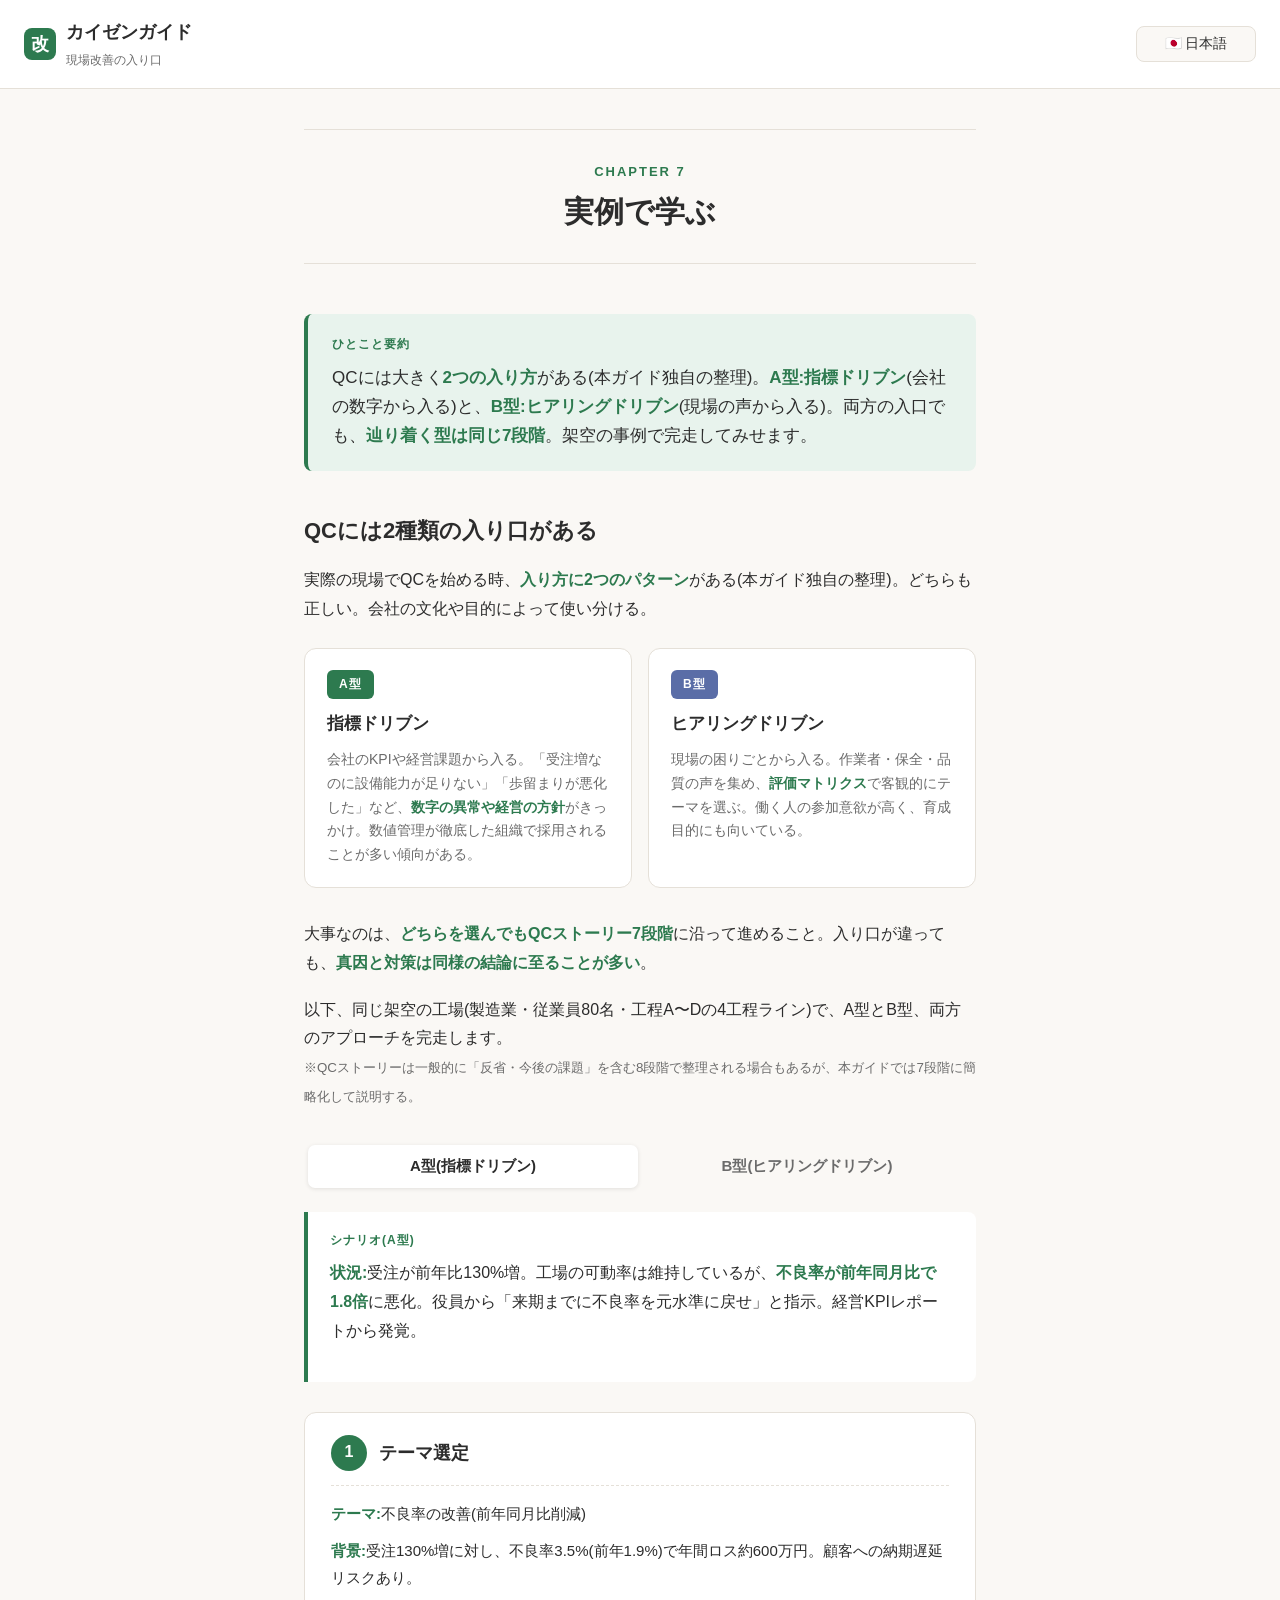
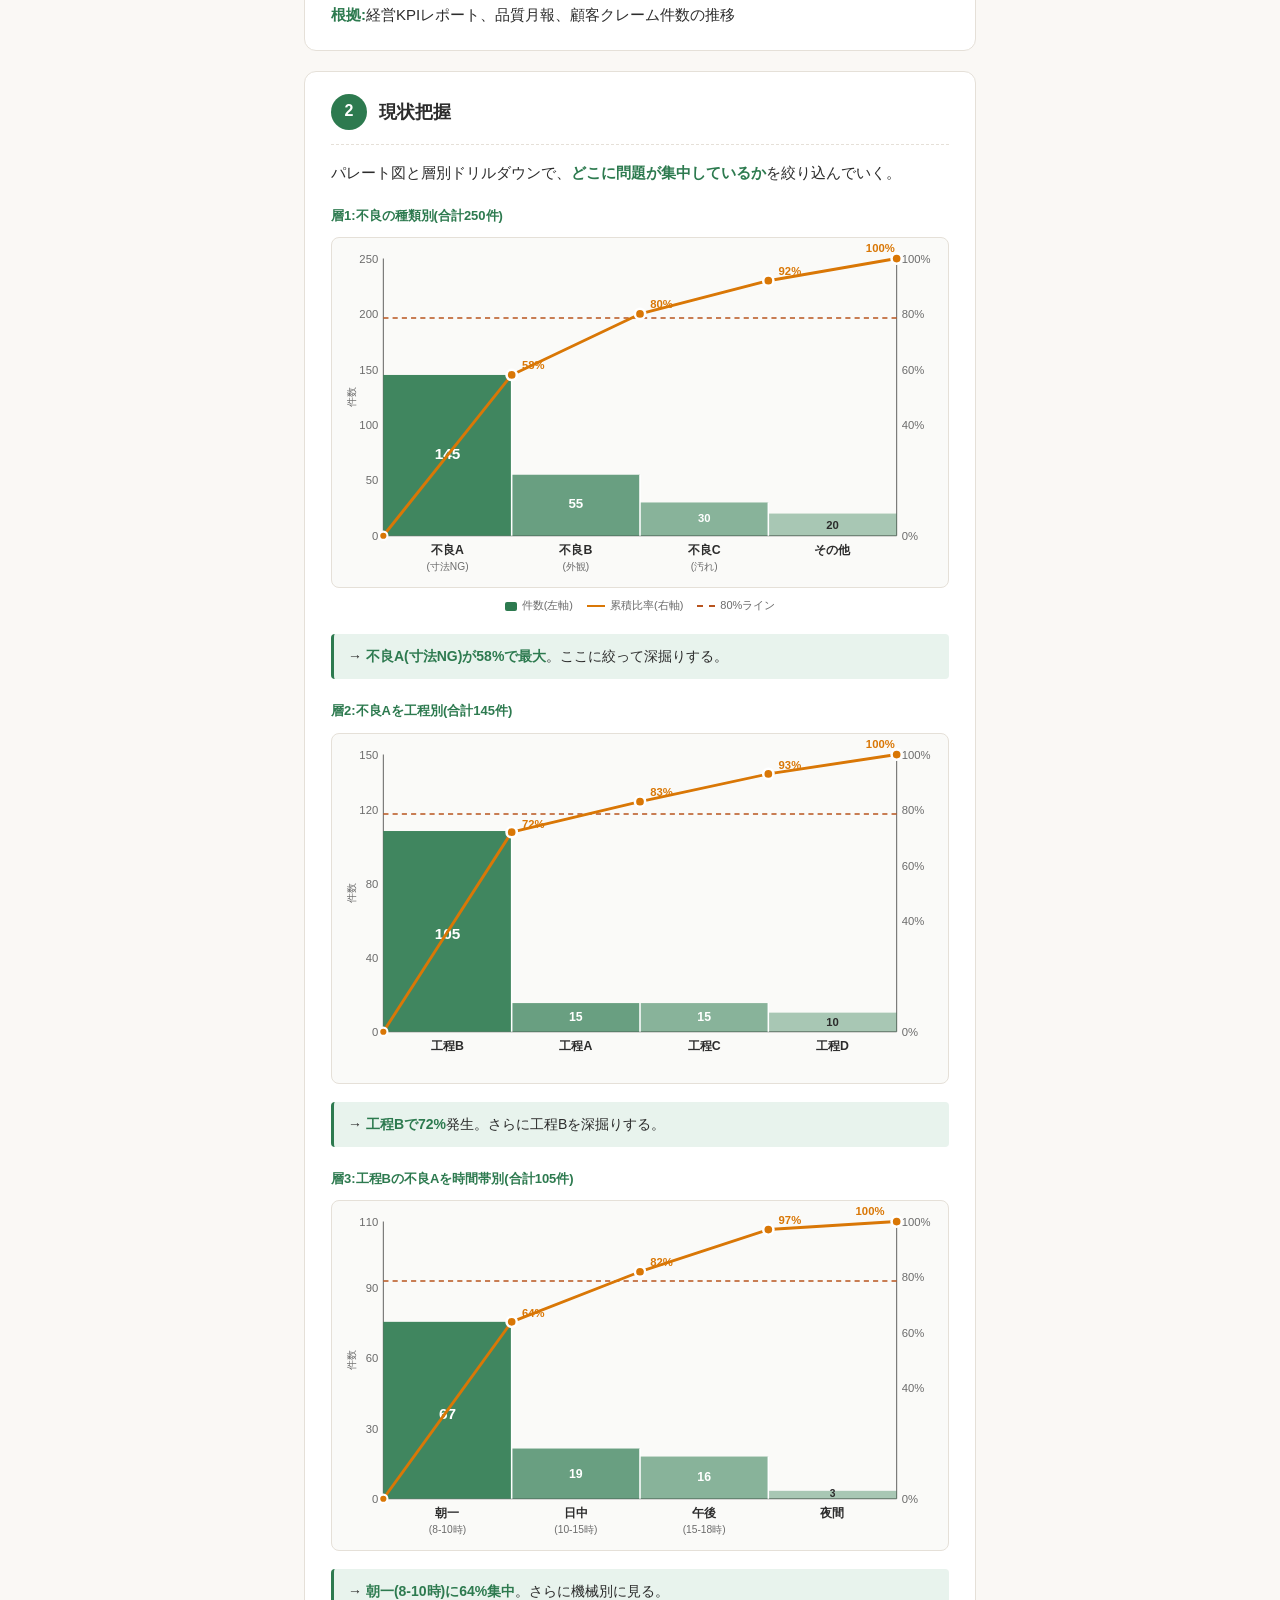
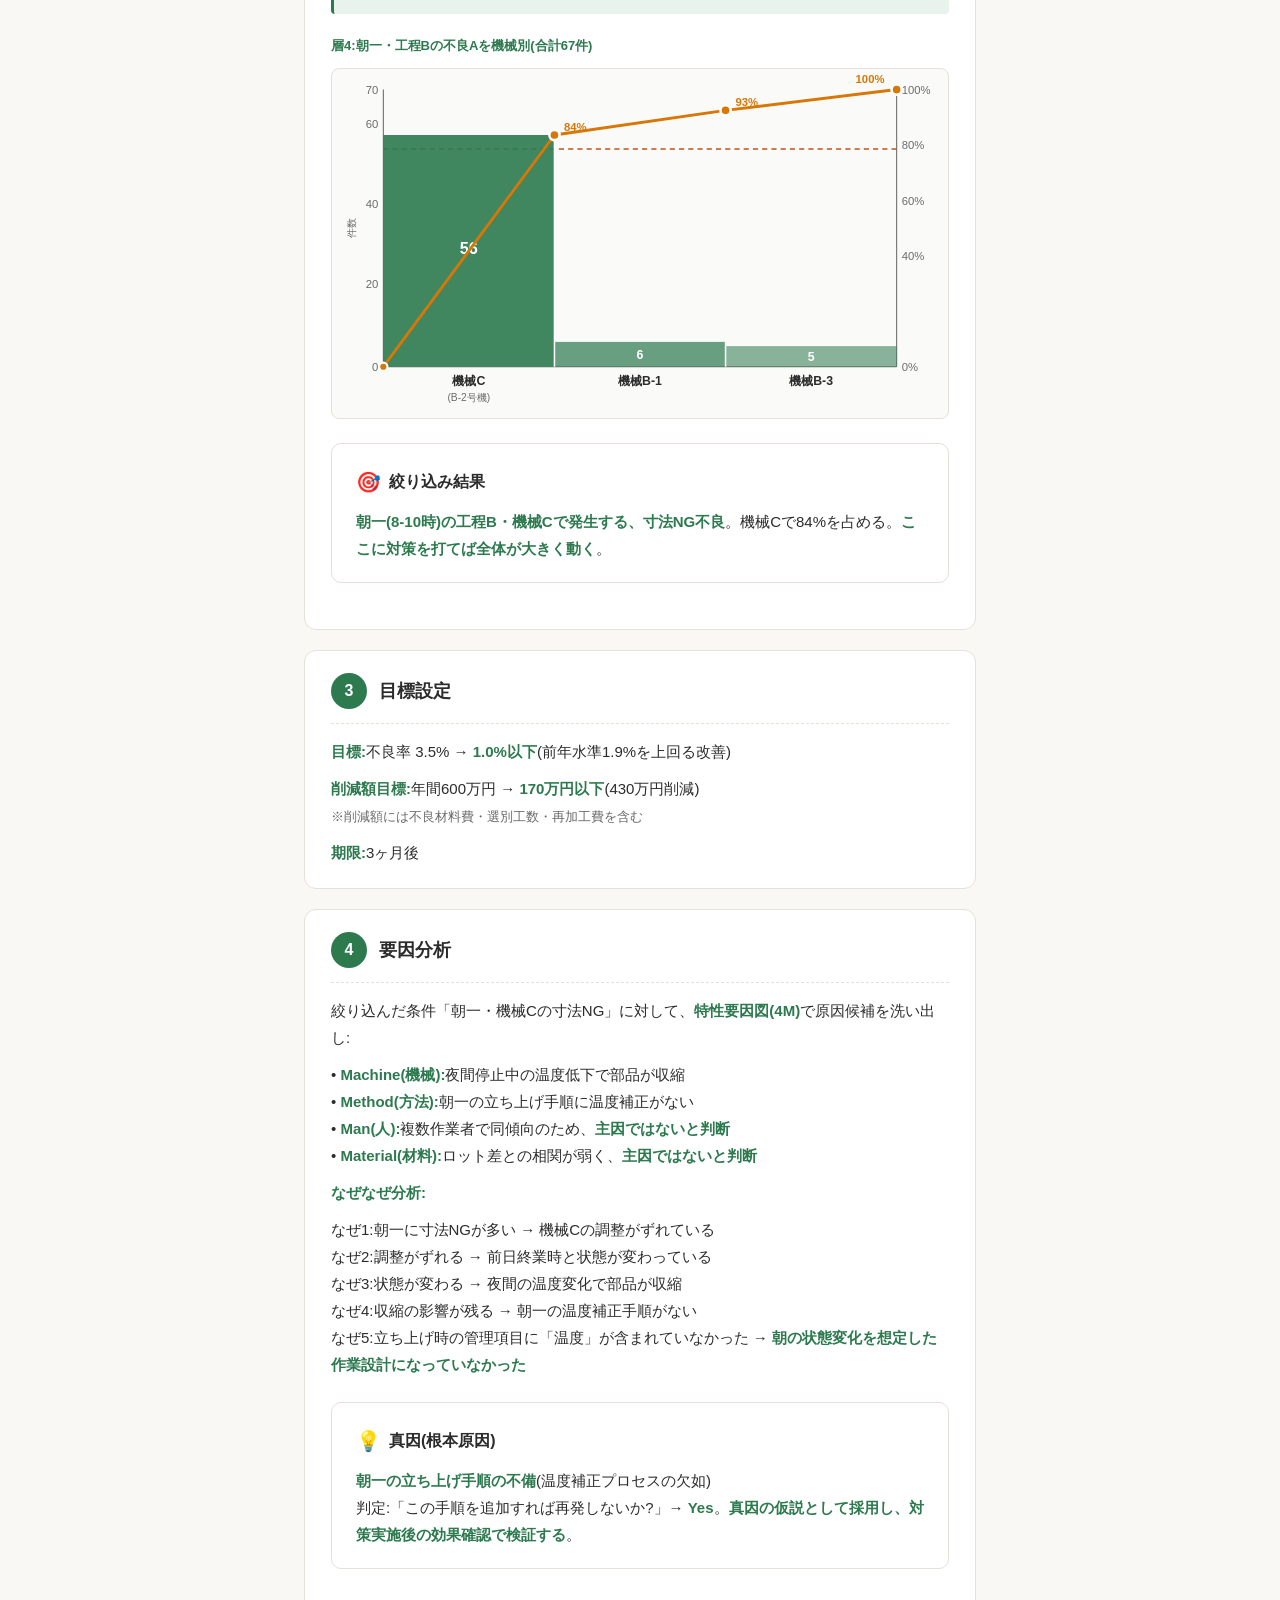
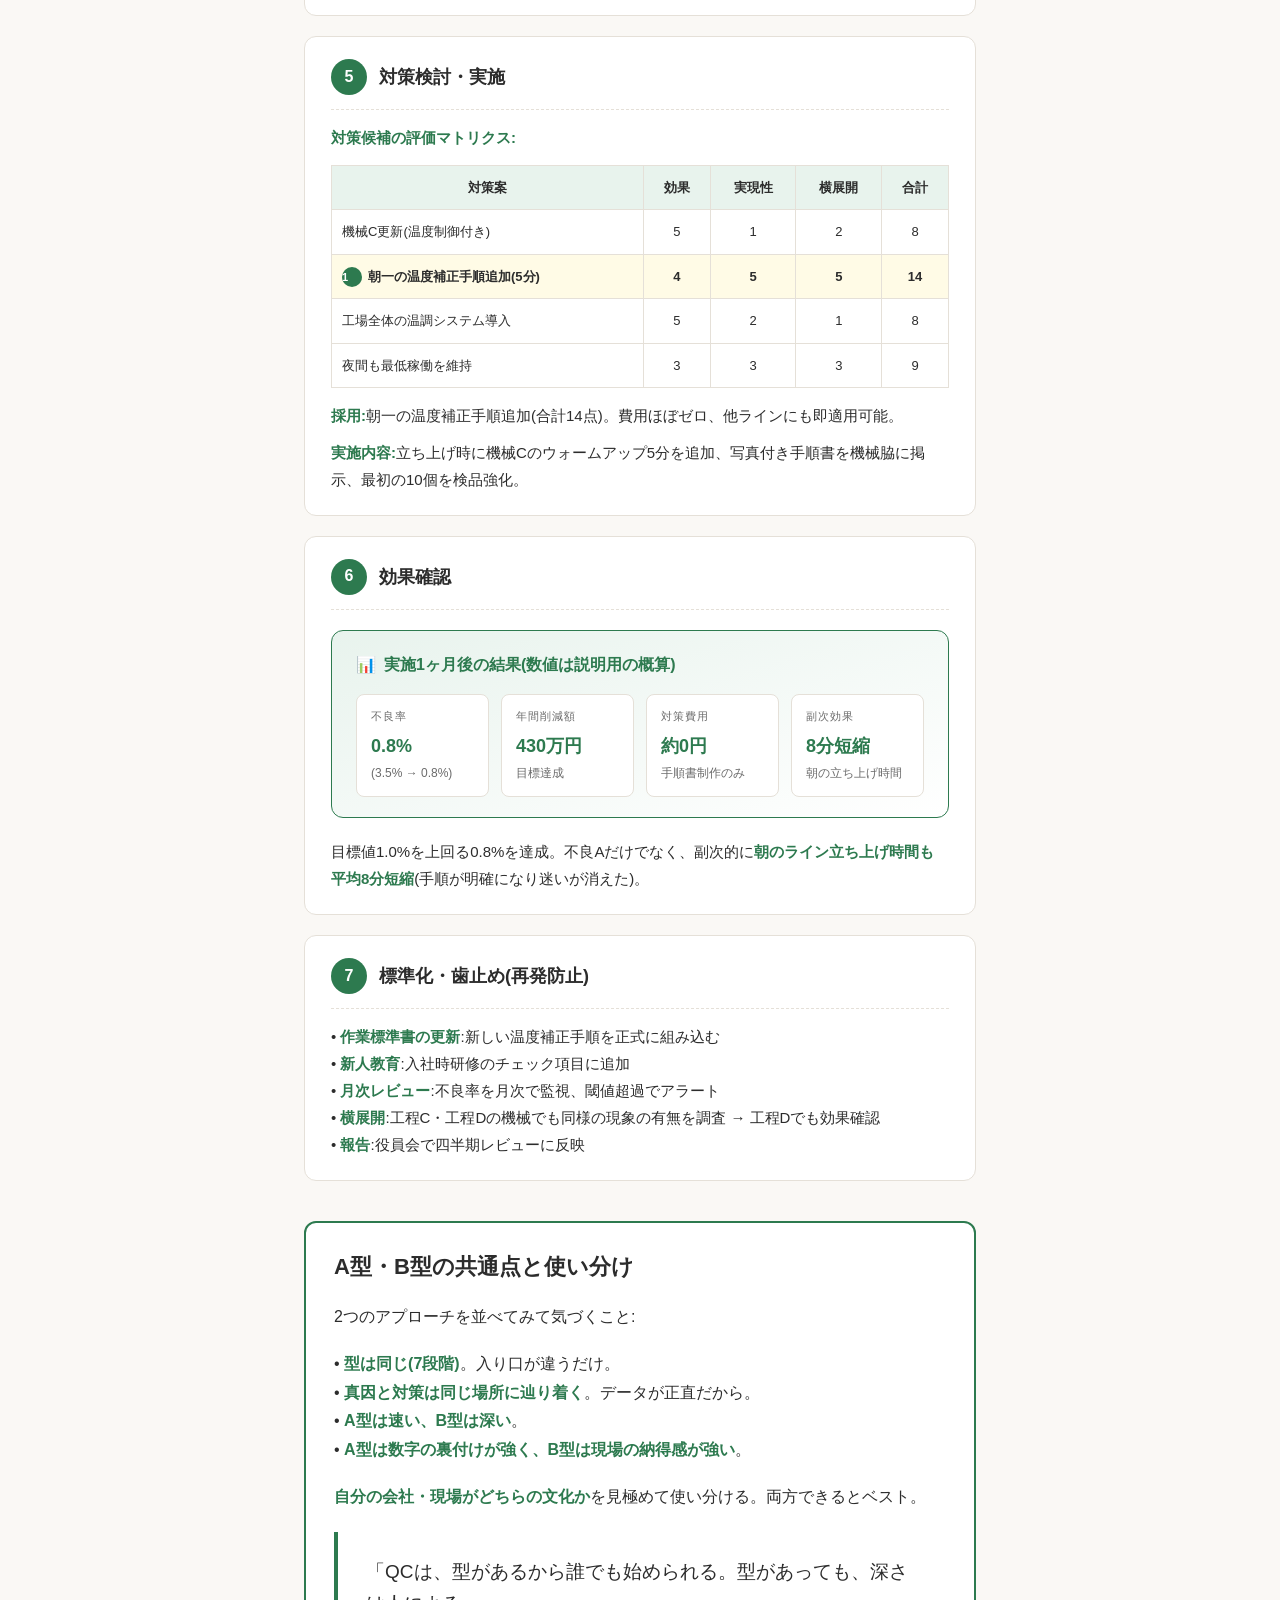
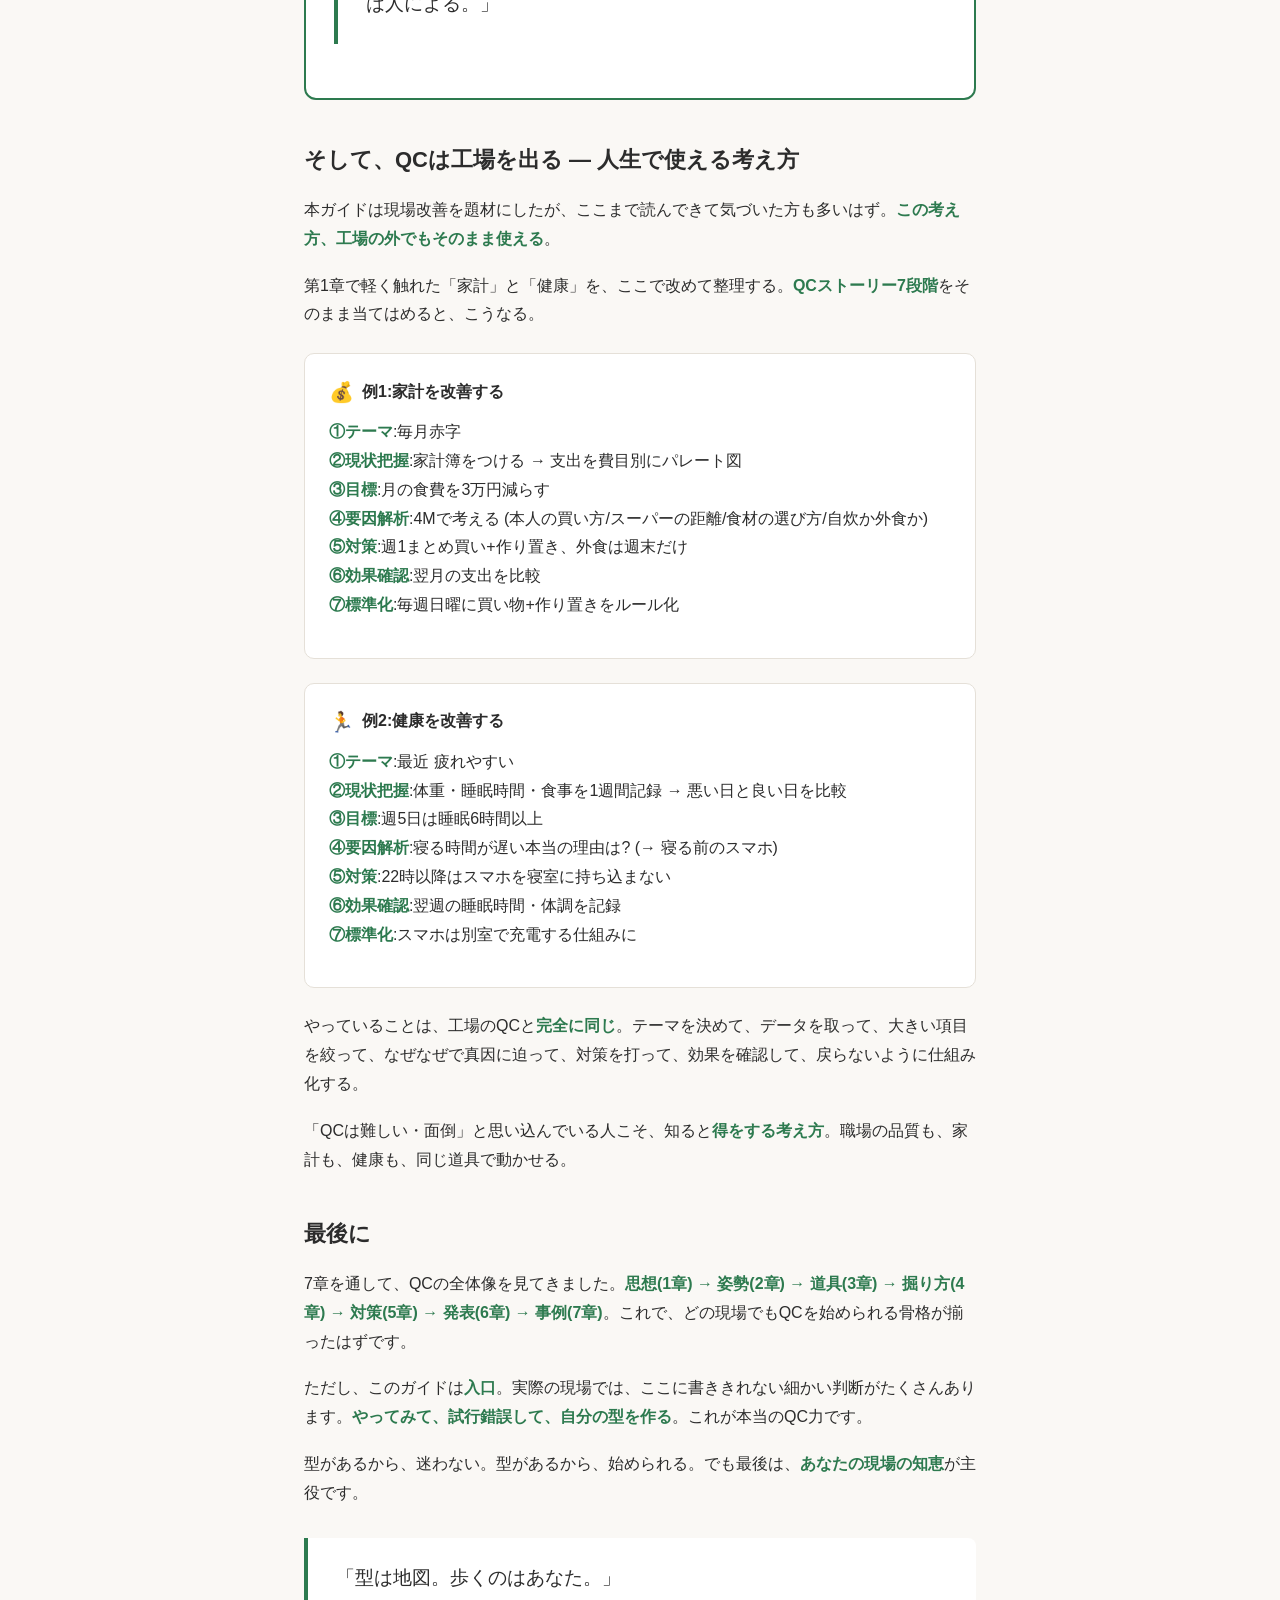
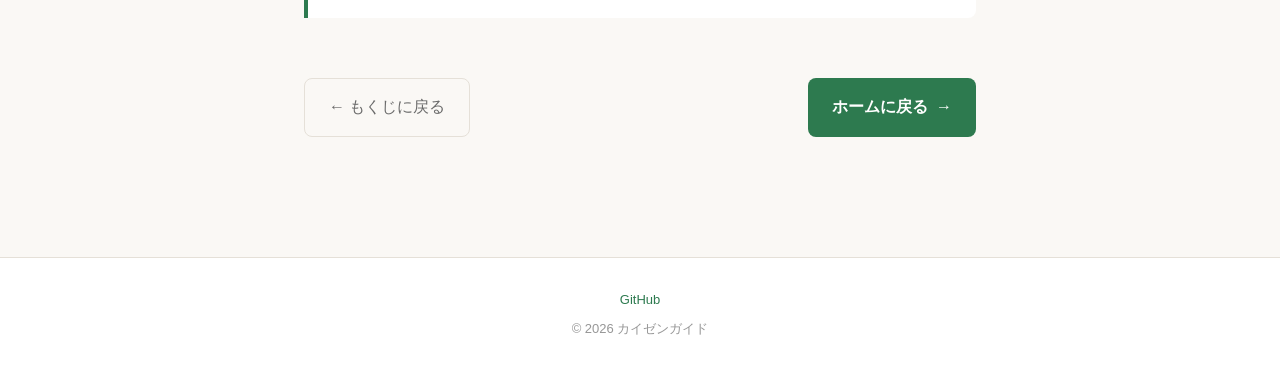
<file: ch7.html>
<!DOCTYPE html>
<html lang="ja">
<head>
<meta charset="UTF-8">
<meta name="viewport" content="width=device-width, initial-scale=1.0">
<title>第7章 実例で学ぶ | カイゼンガイド</title>
<link rel="stylesheet" href="style.css">
<style>
  .type-intro { display: grid; grid-template-columns: 1fr 1fr; gap: 16px; margin: 24px 0 32px; }
  @media (max-width: 600px) { .type-intro { grid-template-columns: 1fr; } }
  .type-card { background: var(--card); border: 1px solid var(--border); border-radius: 12px; padding: 20px 22px; }
  .type-card .type-label { display: inline-block; padding: 4px 12px; background: var(--accent); color: white; border-radius: 6px; font-size: 12px; font-weight: 700; margin-bottom: 10px; letter-spacing: 1px; }
  .type-card.b .type-label { background: #5a6da7; }
  .type-card h4 { font-size: 17px; font-weight: 700; margin-bottom: 8px; }
  .type-card p { font-size: 14px; line-height: 1.7; color: var(--sub); margin-bottom: 0; }
  .tabs { display: flex; gap: 4px; background: var(--bg); padding: 4px; border-radius: 10px; margin: 30px 0 20px; position: sticky; top: 72px; z-index: 50; }
  .tab-btn { flex: 1; padding: 12px 16px; border: none; background: transparent; cursor: pointer; border-radius: 7px; font-size: 15px; font-weight: 600; color: var(--sub); transition: all 0.2s; }
  .tab-btn.active { background: var(--card); color: var(--text); box-shadow: 0 1px 4px rgba(0,0,0,0.1); }
  .tab-content { display: none; }
  .tab-content.active { display: block; }
  .scenario { background: var(--card); border-left: 4px solid var(--accent); padding: 18px 22px; border-radius: 0 8px 8px 0; margin: 20px 0 30px; }
  .scenario-label { font-size: 12px; font-weight: 700; color: var(--accent); letter-spacing: 1px; margin-bottom: 8px; }
  .step-block { background: var(--card); border: 1px solid var(--border); border-radius: 12px; padding: 22px 26px; margin: 20px 0; }
  @media (max-width: 600px) { .step-block { padding: 16px 14px; } }
  .step-heading { display: flex; align-items: center; gap: 12px; margin-bottom: 14px; padding-bottom: 14px; border-bottom: 1px dashed var(--border); }
  .step-circle { width: 36px; height: 36px; background: var(--accent); color: white; border-radius: 50%; display: flex; align-items: center; justify-content: center; font-weight: 800; font-size: 16px; flex-shrink: 0; }
  .step-name { font-weight: 700; font-size: 18px; }
  .step-block p { margin-bottom: 10px; font-size: 15px; }
  .step-block p:last-child { margin-bottom: 0; }
  .pareto-wrapper { margin: 18px 0; }
  .pareto-label { font-size: 13px; font-weight: 700; color: var(--accent); margin-bottom: 10px; }
  .pareto-svg { width: 100%; height: auto; display: block; background: #fafaf8; border-radius: 8px; border: 1px solid var(--border); }
  .pareto-legend { display: flex; gap: 14px; font-size: 11px; color: var(--sub); margin-top: 8px; justify-content: center; flex-wrap: wrap; }
  .pl-item { display: flex; align-items: center; gap: 5px; }
  .pl-bar { width: 12px; height: 9px; background: #2d7a4f; border-radius: 2px; }
  .pl-line { width: 18px; height: 2px; background: #d97706; }
  .pl-80 { width: 18px; height: 0; border-top: 2px dashed #b8541e; }
  .conclusion-small { background: var(--accent-light); border-left: 3px solid var(--accent); padding: 10px 14px; border-radius: 4px; margin: 10px 0 20px; font-size: 14px; }
  .matrix-table { width: 100%; border-collapse: collapse; margin: 14px 0; font-size: 13px; }
  .matrix-table th, .matrix-table td { padding: 10px 10px; text-align: center; border: 1px solid var(--border); }
  .matrix-table th { background: var(--accent-light); font-weight: 700; }
  .matrix-table td:first-child { text-align: left; font-weight: 500; }
  .matrix-table tr.winner { background: #fffbe6; }
  .matrix-table tr.winner td { font-weight: 700; }
  .matrix-table .rank { display: inline-block; width: 20px; height: 20px; line-height: 20px; background: var(--accent); color: white; border-radius: 50%; font-size: 11px; font-weight: 700; margin-right: 6px; }
  @media (max-width: 600px) { .matrix-table { font-size: 12px; } .matrix-table th, .matrix-table td { padding: 6px 4px; } }
  .outcome { background: linear-gradient(to bottom right, var(--accent-light), var(--card)); border: 1px solid var(--accent); border-radius: 12px; padding: 20px 24px; margin: 20px 0; }
  .outcome-title { font-weight: 700; color: var(--accent); margin-bottom: 10px; display: flex; align-items: center; gap: 8px; }
  .outcome-metrics { display: grid; grid-template-columns: repeat(auto-fit, minmax(130px, 1fr)); gap: 12px; margin-top: 14px; }
  .metric { background: var(--card); padding: 12px 14px; border-radius: 8px; border: 1px solid var(--border); }
  .metric-label { font-size: 11px; color: var(--sub); text-transform: uppercase; letter-spacing: 1px; margin-bottom: 4px; }
  .metric-value { font-size: 18px; font-weight: 800; color: var(--accent); }
  .metric-sub { font-size: 12px; color: var(--sub); }
  .summary-block { background: var(--card); border: 2px solid var(--accent); border-radius: 12px; padding: 24px 28px; margin: 40px 0; }
  .summary-block h3 { margin-top: 0; }
</style>
</head>
<body>
<header>
  <a href="index.html" class="brand">
    <div class="brand-logo">改</div>
    <div>
      <div class="brand-name" data-i18n="brand">カイゼンガイド</div>
      <div class="brand-sub" data-i18n="brandSub">現場改善の入り口</div>
    </div>
  </a>
  <div class="lang-switch"></div>
</header>

<article class="chapter-content">
  <div class="chapter-header">
    <div class="chapter-number-large" data-i18n="ch7Label">CHAPTER 7</div>
    <h2 data-i18n="ch7Title">実例で学ぶ</h2>
  </div>

  <div class="chapter-tldr">
    <div class="chapter-tldr-label" data-i18n="tldrLabel">ひとこと要約</div>
    <div class="chapter-tldr-text" data-i18n="ch7Tldr">QCには大きく<strong>2つの入り方</strong>がある(本ガイド独自の整理)。<strong>A型:指標ドリブン</strong>(会社の数字から入る)と、<strong>B型:ヒアリングドリブン</strong>(現場の声から入る)。両方の入口でも、<strong>辿り着く型は同じ7段階</strong>。架空の事例で完走してみせます。</div>
  </div>

  <h3 data-i18n="ch7_h1">QCには2種類の入り口がある</h3>
  <p data-i18n="ch7_p1">実際の現場でQCを始める時、<strong>入り方に2つのパターン</strong>がある(本ガイド独自の整理)。どちらも正しい。会社の文化や目的によって使い分ける。</p>

  <div class="type-intro">
    <div class="type-card">
      <span class="type-label" data-i18n="typeALabel">A型</span>
      <h4 data-i18n="typeAName">指標ドリブン</h4>
      <p data-i18n="typeADesc">会社のKPIや経営課題から入る。「受注増なのに設備能力が足りない」「歩留まりが悪化した」など、<strong>数字の異常や経営の方針</strong>がきっかけ。数値管理が徹底した組織で採用されることが多い傾向がある。</p>
    </div>
    <div class="type-card b">
      <span class="type-label" data-i18n="typeBLabel">B型</span>
      <h4 data-i18n="typeBName">ヒアリングドリブン</h4>
      <p data-i18n="typeBDesc">現場の困りごとから入る。作業者・保全・品質の声を集め、<strong>評価マトリクス</strong>で客観的にテーマを選ぶ。働く人の参加意欲が高く、育成目的にも向いている。</p>
    </div>
  </div>

  <p data-i18n="ch7_p2">大事なのは、<strong>どちらを選んでもQCストーリー7段階</strong>に沿って進めること。入り口が違っても、<strong>真因と対策は同様の結論に至ることが多い</strong>。</p>

  <p data-i18n="ch7_p3">以下、同じ架空の工場(製造業・従業員80名・工程A〜Dの4工程ライン)で、A型とB型、両方のアプローチを完走します。<br><small style="color:var(--sub);">※QCストーリーは一般的に「反省・今後の課題」を含む8段階で整理される場合もあるが、本ガイドでは7段階に簡略化して説明する。</small></p>

  <div class="tabs">
    <button class="tab-btn active" data-tab="a" onclick="showTab('a')" data-i18n="tabA">A型(指標ドリブン)</button>
    <button class="tab-btn" data-tab="b" onclick="showTab('b')" data-i18n="tabB">B型(ヒアリングドリブン)</button>
  </div>

  <!-- ========== TAB A ========== -->
  <div id="tab-a" class="tab-content active">
    <div class="scenario">
      <div class="scenario-label" data-i18n="scenarioALabel">シナリオ(A型)</div>
      <p data-i18n="scenarioABody"><strong>状況:</strong>受注が前年比130%増。工場の可動率は維持しているが、<strong>不良率が前年同月比で1.8倍</strong>に悪化。役員から「来期までに不良率を元水準に戻せ」と指示。経営KPIレポートから発覚。</p>
    </div>

    <!-- Step 1 -->
    <div class="step-block">
      <div class="step-heading">
        <div class="step-circle">1</div>
        <div class="step-name" data-i18n="stepA1Name">テーマ選定</div>
      </div>
      <p data-i18n="stepA1p1"><strong>テーマ:</strong>不良率の改善(前年同月比削減)</p>
      <p data-i18n="stepA1p2"><strong>背景:</strong>受注130%増に対し、不良率3.5%(前年1.9%)で年間ロス約600万円。顧客への納期遅延リスクあり。</p>
      <p data-i18n="stepA1p3"><strong>根拠:</strong>経営KPIレポート、品質月報、顧客クレーム件数の推移</p>
    </div>

    <!-- Step 2 -->
    <div class="step-block">
      <div class="step-heading">
        <div class="step-circle">2</div>
        <div class="step-name" data-i18n="stepA2Name">現状把握</div>
      </div>
      <p data-i18n="stepA2p1">パレート図と層別ドリルダウンで、<strong>どこに問題が集中しているか</strong>を絞り込んでいく。</p>

      <!-- 層1 -->
      <div class="pareto-wrapper">
        <div class="pareto-label" data-i18n="layer1Label">層1:不良の種類別(合計250件)</div>
        <svg class="pareto-svg" viewBox="0 0 600 340" xmlns="http://www.w3.org/2000/svg">
          <line x1="50" y1="290" x2="550" y2="290" stroke="#666" stroke-width="1"/>
          <line x1="50" y1="20" x2="50" y2="290" stroke="#666" stroke-width="1"/>
          <line x1="550" y1="20" x2="550" y2="290" stroke="#666" stroke-width="1"/>
          <text x="45" y="294" text-anchor="end" font-size="11" fill="#6b6b6b">0</text>
          <text x="45" y="240" text-anchor="end" font-size="11" fill="#6b6b6b">50</text>
          <text x="45" y="186" text-anchor="end" font-size="11" fill="#6b6b6b">100</text>
          <text x="45" y="132" text-anchor="end" font-size="11" fill="#6b6b6b">150</text>
          <text x="45" y="78" text-anchor="end" font-size="11" fill="#6b6b6b">200</text>
          <text x="45" y="24" text-anchor="end" font-size="11" fill="#6b6b6b">250</text>
          <text x="22" y="155" text-anchor="middle" font-size="10" fill="#6b6b6b" transform="rotate(-90 22 155)" data-i18n-svg="yAxis">件数</text>
          <text x="555" y="294" text-anchor="start" font-size="11" fill="#6b6b6b">0%</text>
          <text x="555" y="186" text-anchor="start" font-size="11" fill="#6b6b6b">40%</text>
          <text x="555" y="132" text-anchor="start" font-size="11" fill="#6b6b6b">60%</text>
          <text x="555" y="78" text-anchor="start" font-size="11" fill="#6b6b6b">80%</text>
          <text x="555" y="24" text-anchor="start" font-size="11" fill="#6b6b6b">100%</text>
          <line x1="50" y1="78" x2="550" y2="78" stroke="#b8541e" stroke-width="1.5" stroke-dasharray="5,4"/>
          <rect x="50" y="133.4" width="125" height="156.6" fill="#2d7a4f" opacity="0.9"/>
          <text x="112.5" y="215" text-anchor="middle" font-size="15" fill="white" font-weight="700">145</text>
          <rect x="175" y="230.6" width="125" height="59.4" fill="#2d7a4f" opacity="0.7"/>
          <text x="237.5" y="263" text-anchor="middle" font-size="13" fill="white" font-weight="700">55</text>
          <rect x="300" y="257.6" width="125" height="32.4" fill="#2d7a4f" opacity="0.55"/>
          <text x="362.5" y="277" text-anchor="middle" font-size="11" fill="white" font-weight="700">30</text>
          <rect x="425" y="268.4" width="125" height="21.6" fill="#2d7a4f" opacity="0.4"/>
          <text x="487.5" y="283" text-anchor="middle" font-size="11" fill="#2c2c2c" font-weight="700">20</text>
          <line x1="175" y1="133.4" x2="175" y2="290" stroke="white" stroke-width="1.5"/>
          <line x1="300" y1="230.6" x2="300" y2="290" stroke="white" stroke-width="1.5"/>
          <line x1="425" y1="257.6" x2="425" y2="290" stroke="white" stroke-width="1.5"/>
          <polyline points="50,290 175,133.4 300,74 425,41.6 550,20" fill="none" stroke="#d97706" stroke-width="2.8" stroke-linecap="round" stroke-linejoin="round"/>
          <circle cx="50" cy="290" r="4" fill="#d97706" stroke="white" stroke-width="2"/>
          <circle cx="175" cy="133.4" r="5" fill="#d97706" stroke="white" stroke-width="2.5"/>
          <circle cx="300" cy="74" r="5" fill="#d97706" stroke="white" stroke-width="2.5"/>
          <circle cx="425" cy="41.6" r="5" fill="#d97706" stroke="white" stroke-width="2.5"/>
          <circle cx="550" cy="20" r="5" fill="#d97706" stroke="white" stroke-width="2.5"/>
          <text x="185" y="128" font-size="11" fill="#d97706" font-weight="700">58%</text>
          <text x="310" y="68" font-size="11" fill="#d97706" font-weight="700">80%</text>
          <text x="435" y="36" font-size="11" fill="#d97706" font-weight="700">92%</text>
          <text x="520" y="14" font-size="11" fill="#d97706" font-weight="700">100%</text>
          <text x="112.5" y="308" text-anchor="middle" font-size="12" fill="#2c2c2c" font-weight="600">不良A</text>
          <text x="112.5" y="323" text-anchor="middle" font-size="10" fill="#6b6b6b">(寸法NG)</text>
          <text x="237.5" y="308" text-anchor="middle" font-size="12" fill="#2c2c2c" font-weight="600">不良B</text>
          <text x="237.5" y="323" text-anchor="middle" font-size="10" fill="#6b6b6b">(外観)</text>
          <text x="362.5" y="308" text-anchor="middle" font-size="12" fill="#2c2c2c" font-weight="600">不良C</text>
          <text x="362.5" y="323" text-anchor="middle" font-size="10" fill="#6b6b6b">(汚れ)</text>
          <text x="487.5" y="308" text-anchor="middle" font-size="12" fill="#2c2c2c" font-weight="600">その他</text>
        </svg>
        <div class="pareto-legend">
          <div class="pl-item"><div class="pl-bar"></div><span data-i18n="legendCount">件数(左軸)</span></div>
          <div class="pl-item"><div class="pl-line"></div><span data-i18n="legendCumu">累積比率(右軸)</span></div>
          <div class="pl-item"><div class="pl-80"></div><span data-i18n="legend80">80%ライン</span></div>
        </div>
      </div>
      <div class="conclusion-small" data-i18n="layer1Conclusion">→ <strong>不良A(寸法NG)が58%で最大</strong>。ここに絞って深掘りする。</div>

      <!-- 層2 -->
      <div class="pareto-wrapper">
        <div class="pareto-label" data-i18n="layer2Label">層2:不良Aを工程別(合計145件)</div>
        <svg class="pareto-svg" viewBox="0 0 600 340" xmlns="http://www.w3.org/2000/svg">
          <line x1="50" y1="290" x2="550" y2="290" stroke="#666" stroke-width="1"/>
          <line x1="50" y1="20" x2="50" y2="290" stroke="#666" stroke-width="1"/>
          <line x1="550" y1="20" x2="550" y2="290" stroke="#666" stroke-width="1"/>
          <text x="45" y="294" text-anchor="end" font-size="11" fill="#6b6b6b">0</text>
          <text x="45" y="222" text-anchor="end" font-size="11" fill="#6b6b6b">40</text>
          <text x="45" y="150" font-size="11" fill="#6b6b6b" text-anchor="end">80</text>
          <text x="45" y="78" text-anchor="end" font-size="11" fill="#6b6b6b">120</text>
          <text x="45" y="24" text-anchor="end" font-size="11" fill="#6b6b6b">150</text>
          <text x="22" y="155" text-anchor="middle" font-size="10" fill="#6b6b6b" transform="rotate(-90 22 155)">件数</text>
          <text x="555" y="294" text-anchor="start" font-size="11" fill="#6b6b6b">0%</text>
          <text x="555" y="186" text-anchor="start" font-size="11" fill="#6b6b6b">40%</text>
          <text x="555" y="132" text-anchor="start" font-size="11" fill="#6b6b6b">60%</text>
          <text x="555" y="78" text-anchor="start" font-size="11" fill="#6b6b6b">80%</text>
          <text x="555" y="24" text-anchor="start" font-size="11" fill="#6b6b6b">100%</text>
          <line x1="50" y1="78" x2="550" y2="78" stroke="#b8541e" stroke-width="1.5" stroke-dasharray="5,4"/>
          <rect x="50" y="94.5" width="125" height="195.5" fill="#2d7a4f" opacity="0.9"/>
          <text x="112.5" y="200" text-anchor="middle" font-size="15" fill="white" font-weight="700">105</text>
          <rect x="175" y="262.1" width="125" height="27.9" fill="#2d7a4f" opacity="0.7"/>
          <text x="237.5" y="280" text-anchor="middle" font-size="12" fill="white" font-weight="700">15</text>
          <rect x="300" y="262.1" width="125" height="27.9" fill="#2d7a4f" opacity="0.55"/>
          <text x="362.5" y="280" text-anchor="middle" font-size="12" fill="white" font-weight="700">15</text>
          <rect x="425" y="271.4" width="125" height="18.6" fill="#2d7a4f" opacity="0.4"/>
          <text x="487.5" y="284" text-anchor="middle" font-size="11" fill="#2c2c2c" font-weight="700">10</text>
          <line x1="175" y1="94.5" x2="175" y2="290" stroke="white" stroke-width="1.5"/>
          <line x1="300" y1="262.1" x2="300" y2="290" stroke="white" stroke-width="1.5"/>
          <line x1="425" y1="262.1" x2="425" y2="290" stroke="white" stroke-width="1.5"/>
          <polyline points="50,290 175,95.6 300,65.9 425,38.9 550,20" fill="none" stroke="#d97706" stroke-width="2.8" stroke-linecap="round" stroke-linejoin="round"/>
          <circle cx="50" cy="290" r="4" fill="#d97706" stroke="white" stroke-width="2"/>
          <circle cx="175" cy="95.6" r="5" fill="#d97706" stroke="white" stroke-width="2.5"/>
          <circle cx="300" cy="65.9" r="5" fill="#d97706" stroke="white" stroke-width="2.5"/>
          <circle cx="425" cy="38.9" r="5" fill="#d97706" stroke="white" stroke-width="2.5"/>
          <circle cx="550" cy="20" r="5" fill="#d97706" stroke="white" stroke-width="2.5"/>
          <text x="185" y="92" font-size="11" fill="#d97706" font-weight="700">72%</text>
          <text x="310" y="60" font-size="11" fill="#d97706" font-weight="700">83%</text>
          <text x="435" y="34" font-size="11" fill="#d97706" font-weight="700">93%</text>
          <text x="520" y="14" font-size="11" fill="#d97706" font-weight="700">100%</text>
          <text x="112.5" y="308" text-anchor="middle" font-size="12" fill="#2c2c2c" font-weight="600">工程B</text>
          <text x="237.5" y="308" text-anchor="middle" font-size="12" fill="#2c2c2c" font-weight="600">工程A</text>
          <text x="362.5" y="308" text-anchor="middle" font-size="12" fill="#2c2c2c" font-weight="600">工程C</text>
          <text x="487.5" y="308" text-anchor="middle" font-size="12" fill="#2c2c2c" font-weight="600">工程D</text>
        </svg>
      </div>
      <div class="conclusion-small" data-i18n="layer2Conclusion">→ <strong>工程Bで72%</strong>発生。さらに工程Bを深掘りする。</div>

      <!-- 層3 -->
      <div class="pareto-wrapper">
        <div class="pareto-label" data-i18n="layer3Label">層3:工程Bの不良Aを時間帯別(合計105件)</div>
        <svg class="pareto-svg" viewBox="0 0 600 340" xmlns="http://www.w3.org/2000/svg">
          <line x1="50" y1="290" x2="550" y2="290" stroke="#666" stroke-width="1"/>
          <line x1="50" y1="20" x2="50" y2="290" stroke="#666" stroke-width="1"/>
          <line x1="550" y1="20" x2="550" y2="290" stroke="#666" stroke-width="1"/>
          <text x="45" y="294" text-anchor="end" font-size="11" fill="#6b6b6b">0</text>
          <text x="45" y="226" text-anchor="end" font-size="11" fill="#6b6b6b">30</text>
          <text x="45" y="157" text-anchor="end" font-size="11" fill="#6b6b6b">60</text>
          <text x="45" y="89" text-anchor="end" font-size="11" fill="#6b6b6b">90</text>
          <text x="45" y="24" text-anchor="end" font-size="11" fill="#6b6b6b">110</text>
          <text x="22" y="155" text-anchor="middle" font-size="10" fill="#6b6b6b" transform="rotate(-90 22 155)">件数</text>
          <text x="555" y="294" text-anchor="start" font-size="11" fill="#6b6b6b">0%</text>
          <text x="555" y="186" text-anchor="start" font-size="11" fill="#6b6b6b">40%</text>
          <text x="555" y="132" text-anchor="start" font-size="11" fill="#6b6b6b">60%</text>
          <text x="555" y="78" text-anchor="start" font-size="11" fill="#6b6b6b">80%</text>
          <text x="555" y="24" text-anchor="start" font-size="11" fill="#6b6b6b">100%</text>
          <line x1="50" y1="78" x2="550" y2="78" stroke="#b8541e" stroke-width="1.5" stroke-dasharray="5,4"/>
          <rect x="50" y="117.7" width="125" height="172.3" fill="#2d7a4f" opacity="0.9"/>
          <text x="112.5" y="212" text-anchor="middle" font-size="15" fill="white" font-weight="700">67</text>
          <rect x="175" y="241.1" width="125" height="48.9" fill="#2d7a4f" opacity="0.7"/>
          <text x="237.5" y="270" text-anchor="middle" font-size="12" fill="white" font-weight="700">19</text>
          <rect x="300" y="248.9" width="125" height="41.1" fill="#2d7a4f" opacity="0.55"/>
          <text x="362.5" y="273" text-anchor="middle" font-size="12" fill="white" font-weight="700">16</text>
          <rect x="425" y="282.3" width="125" height="7.7" fill="#2d7a4f" opacity="0.4"/>
          <text x="487.5" y="288.5" text-anchor="middle" font-size="10" fill="#2c2c2c" font-weight="700">3</text>
          <line x1="175" y1="117.7" x2="175" y2="290" stroke="white" stroke-width="1.5"/>
          <line x1="300" y1="241.1" x2="300" y2="290" stroke="white" stroke-width="1.5"/>
          <line x1="425" y1="248.9" x2="425" y2="290" stroke="white" stroke-width="1.5"/>
          <polyline points="50,290 175,117.7 300,68.9 425,27.8 550,20" fill="none" stroke="#d97706" stroke-width="2.8" stroke-linecap="round" stroke-linejoin="round"/>
          <circle cx="50" cy="290" r="4" fill="#d97706" stroke="white" stroke-width="2"/>
          <circle cx="175" cy="117.7" r="5" fill="#d97706" stroke="white" stroke-width="2.5"/>
          <circle cx="300" cy="68.9" r="5" fill="#d97706" stroke="white" stroke-width="2.5"/>
          <circle cx="425" cy="27.8" r="5" fill="#d97706" stroke="white" stroke-width="2.5"/>
          <circle cx="550" cy="20" r="5" fill="#d97706" stroke="white" stroke-width="2.5"/>
          <text x="185" y="113" font-size="11" fill="#d97706" font-weight="700">64%</text>
          <text x="310" y="63" font-size="11" fill="#d97706" font-weight="700">82%</text>
          <text x="435" y="22" font-size="11" fill="#d97706" font-weight="700">97%</text>
          <text x="510" y="14" font-size="11" fill="#d97706" font-weight="700">100%</text>
          <text x="112.5" y="308" text-anchor="middle" font-size="12" fill="#2c2c2c" font-weight="600">朝一</text>
          <text x="112.5" y="323" text-anchor="middle" font-size="10" fill="#6b6b6b">(8-10時)</text>
          <text x="237.5" y="308" text-anchor="middle" font-size="12" fill="#2c2c2c" font-weight="600">日中</text>
          <text x="237.5" y="323" text-anchor="middle" font-size="10" fill="#6b6b6b">(10-15時)</text>
          <text x="362.5" y="308" text-anchor="middle" font-size="12" fill="#2c2c2c" font-weight="600">午後</text>
          <text x="362.5" y="323" text-anchor="middle" font-size="10" fill="#6b6b6b">(15-18時)</text>
          <text x="487.5" y="308" text-anchor="middle" font-size="12" fill="#2c2c2c" font-weight="600">夜間</text>
        </svg>
      </div>
      <div class="conclusion-small" data-i18n="layer3Conclusion">→ <strong>朝一(8-10時)に64%集中</strong>。さらに機械別に見る。</div>

      <!-- 層4 -->
      <div class="pareto-wrapper">
        <div class="pareto-label" data-i18n="layer4Label">層4:朝一・工程Bの不良Aを機械別(合計67件)</div>
        <svg class="pareto-svg" viewBox="0 0 600 340" xmlns="http://www.w3.org/2000/svg">
          <line x1="50" y1="290" x2="550" y2="290" stroke="#666" stroke-width="1"/>
          <line x1="50" y1="20" x2="50" y2="290" stroke="#666" stroke-width="1"/>
          <line x1="550" y1="20" x2="550" y2="290" stroke="#666" stroke-width="1"/>
          <text x="45" y="294" text-anchor="end" font-size="11" fill="#6b6b6b">0</text>
          <text x="45" y="213" text-anchor="end" font-size="11" fill="#6b6b6b">20</text>
          <text x="45" y="135" text-anchor="end" font-size="11" fill="#6b6b6b">40</text>
          <text x="45" y="57" text-anchor="end" font-size="11" fill="#6b6b6b">60</text>
          <text x="45" y="24" text-anchor="end" font-size="11" fill="#6b6b6b">70</text>
          <text x="22" y="155" text-anchor="middle" font-size="10" fill="#6b6b6b" transform="rotate(-90 22 155)">件数</text>
          <text x="555" y="294" text-anchor="start" font-size="11" fill="#6b6b6b">0%</text>
          <text x="555" y="186" text-anchor="start" font-size="11" fill="#6b6b6b">40%</text>
          <text x="555" y="132" text-anchor="start" font-size="11" fill="#6b6b6b">60%</text>
          <text x="555" y="78" text-anchor="start" font-size="11" fill="#6b6b6b">80%</text>
          <text x="555" y="24" text-anchor="start" font-size="11" fill="#6b6b6b">100%</text>
          <line x1="50" y1="78" x2="550" y2="78" stroke="#b8541e" stroke-width="1.5" stroke-dasharray="5,4"/>
          <rect x="50" y="64.3" width="166.67" height="225.7" fill="#2d7a4f" opacity="0.9"/>
          <text x="133.3" y="180" text-anchor="middle" font-size="16" fill="white" font-weight="700">56</text>
          <rect x="216.67" y="265.8" width="166.67" height="24.2" fill="#2d7a4f" opacity="0.7"/>
          <text x="300" y="282" text-anchor="middle" font-size="12" fill="white" font-weight="700">6</text>
          <rect x="383.33" y="269.9" width="166.67" height="20.1" fill="#2d7a4f" opacity="0.55"/>
          <text x="466.67" y="284" text-anchor="middle" font-size="12" fill="white" font-weight="700">5</text>
          <line x1="216.67" y1="64.3" x2="216.67" y2="290" stroke="white" stroke-width="1.5"/>
          <line x1="383.33" y1="265.8" x2="383.33" y2="290" stroke="white" stroke-width="1.5"/>
          <polyline points="50,290 216.67,64.3 383.33,40.3 550,20" fill="none" stroke="#d97706" stroke-width="2.8" stroke-linecap="round" stroke-linejoin="round"/>
          <circle cx="50" cy="290" r="4" fill="#d97706" stroke="white" stroke-width="2"/>
          <circle cx="216.67" cy="64.3" r="5" fill="#d97706" stroke="white" stroke-width="2.5"/>
          <circle cx="383.33" cy="40.3" r="5" fill="#d97706" stroke="white" stroke-width="2.5"/>
          <circle cx="550" cy="20" r="5" fill="#d97706" stroke="white" stroke-width="2.5"/>
          <text x="226" y="60" font-size="11" fill="#d97706" font-weight="700">84%</text>
          <text x="393" y="36" font-size="11" fill="#d97706" font-weight="700">93%</text>
          <text x="510" y="14" font-size="11" fill="#d97706" font-weight="700">100%</text>
          <text x="133.3" y="308" text-anchor="middle" font-size="12" fill="#2c2c2c" font-weight="600">機械C</text>
          <text x="133.3" y="323" text-anchor="middle" font-size="10" fill="#6b6b6b">(B-2号機)</text>
          <text x="300" y="308" text-anchor="middle" font-size="12" fill="#2c2c2c" font-weight="600">機械B-1</text>
          <text x="466.67" y="308" text-anchor="middle" font-size="12" fill="#2c2c2c" font-weight="600">機械B-3</text>
        </svg>
      </div>

      <div class="callout">
        <div class="callout-title"><span class="callout-icon">🎯</span><span data-i18n="narrowdownTitle">絞り込み結果</span></div>
        <p data-i18n="narrowdownBody"><strong>朝一(8-10時)の工程B・機械Cで発生する、寸法NG不良</strong>。機械Cで84%を占める。<strong>ここに対策を打てば全体が大きく動く</strong>。</p>
      </div>
    </div>

    <!-- Step 3 -->
    <div class="step-block">
      <div class="step-heading">
        <div class="step-circle">3</div>
        <div class="step-name" data-i18n="stepA3Name">目標設定</div>
      </div>
      <p data-i18n="stepA3p1"><strong>目標:</strong>不良率 3.5% → <strong>1.0%以下</strong>(前年水準1.9%を上回る改善)</p>
      <p data-i18n="stepA3p2"><strong>削減額目標:</strong>年間600万円 → <strong>170万円以下</strong>(430万円削減)<br><small style="color:var(--sub);">※削減額には不良材料費・選別工数・再加工費を含む</small></p>
      <p data-i18n="stepA3p3"><strong>期限:</strong>3ヶ月後</p>
    </div>

    <!-- Step 4 -->
    <div class="step-block">
      <div class="step-heading">
        <div class="step-circle">4</div>
        <div class="step-name" data-i18n="stepA4Name">要因分析</div>
      </div>
      <p data-i18n="stepA4p1">絞り込んだ条件「朝一・機械Cの寸法NG」に対して、<strong>特性要因図(4M)</strong>で原因候補を洗い出し:</p>
      <p data-i18n="stepA4p2">• <strong>Machine(機械):</strong>夜間停止中の温度低下で部品が収縮<br>• <strong>Method(方法):</strong>朝一の立ち上げ手順に温度補正がない<br>• <strong>Man(人):</strong>複数作業者で同傾向のため、<strong>主因ではないと判断</strong><br>• <strong>Material(材料):</strong>ロット差との相関が弱く、<strong>主因ではないと判断</strong></p>
      <p data-i18n="stepA4p3"><strong>なぜなぜ分析:</strong></p>
      <p data-i18n="stepA4p4">
      なぜ1:朝一に寸法NGが多い → 機械Cの調整がずれている<br>
      なぜ2:調整がずれる → 前日終業時と状態が変わっている<br>
      なぜ3:状態が変わる → 夜間の温度変化で部品が収縮<br>
      なぜ4:収縮の影響が残る → 朝一の温度補正手順がない<br>
      なぜ5:立ち上げ時の管理項目に「温度」が含まれていなかった → <strong>朝の状態変化を想定した作業設計になっていなかった</strong>
      </p>
      <div class="callout">
        <div class="callout-title"><span class="callout-icon">💡</span><span data-i18n="realCauseTitle">真因(根本原因)</span></div>
        <p data-i18n="realCauseBody"><strong>朝一の立ち上げ手順の不備</strong>(温度補正プロセスの欠如)<br>判定:「この手順を追加すれば再発しないか?」→ <strong>Yes</strong>。<strong>真因の仮説として採用し、対策実施後の効果確認で検証する</strong>。</p>
      </div>
    </div>

    <!-- Step 5 -->
    <div class="step-block">
      <div class="step-heading">
        <div class="step-circle">5</div>
        <div class="step-name" data-i18n="stepA5Name">対策検討・実施</div>
      </div>
      <p data-i18n="stepA5p1"><strong>対策候補の評価マトリクス:</strong></p>
      <table class="matrix-table">
        <thead>
          <tr><th data-i18n="matrixHeadMeasure">対策案</th><th data-i18n="matrixHeadEffect">効果</th><th data-i18n="matrixHeadFeasible">実現性</th><th data-i18n="matrixHeadLateral">横展開</th><th data-i18n="matrixHeadTotal">合計</th></tr>
        </thead>
        <tbody>
          <tr><td data-i18n="measure1">機械C更新(温度制御付き)</td><td>5</td><td>1</td><td>2</td><td>8</td></tr>
          <tr class="winner"><td><span class="rank">1</span><span data-i18n="measure2">朝一の温度補正手順追加(5分)</span></td><td>4</td><td>5</td><td>5</td><td>14</td></tr>
          <tr><td data-i18n="measure3">工場全体の温調システム導入</td><td>5</td><td>2</td><td>1</td><td>8</td></tr>
          <tr><td data-i18n="measure4">夜間も最低稼働を維持</td><td>3</td><td>3</td><td>3</td><td>9</td></tr>
        </tbody>
      </table>
      <p data-i18n="stepA5p2"><strong>採用:</strong>朝一の温度補正手順追加(合計14点)。費用ほぼゼロ、他ラインにも即適用可能。</p>
      <p data-i18n="stepA5p3"><strong>実施内容:</strong>立ち上げ時に機械Cのウォームアップ5分を追加、写真付き手順書を機械脇に掲示、最初の10個を検品強化。</p>
    </div>

    <!-- Step 6 -->
    <div class="step-block">
      <div class="step-heading">
        <div class="step-circle">6</div>
        <div class="step-name" data-i18n="stepA6Name">効果確認</div>
      </div>
      <div class="outcome">
        <div class="outcome-title">📊 <span data-i18n="outcomeATitle">実施1ヶ月後の結果(数値は説明用の概算)</span></div>
        <div class="outcome-metrics">
          <div class="metric"><div class="metric-label" data-i18n="metricDefectRate">不良率</div><div class="metric-value">0.8%</div><div class="metric-sub">(3.5% → 0.8%)</div></div>
          <div class="metric"><div class="metric-label" data-i18n="metricAnnualSave">年間削減額</div><div class="metric-value">430万円</div><div class="metric-sub" data-i18n="metricGoalAchieved">目標達成</div></div>
          <div class="metric"><div class="metric-label" data-i18n="metricCost">対策費用</div><div class="metric-value">約0円</div><div class="metric-sub" data-i18n="metricCostSub">手順書制作のみ</div></div>
          <div class="metric"><div class="metric-label" data-i18n="metricSide">副次効果</div><div class="metric-value" data-i18n="metricSideValue">8分短縮</div><div class="metric-sub" data-i18n="metricSideSub">朝の立ち上げ時間</div></div>
        </div>
      </div>
      <p data-i18n="stepA6p1">目標値1.0%を上回る0.8%を達成。不良Aだけでなく、副次的に<strong>朝のライン立ち上げ時間も平均8分短縮</strong>(手順が明確になり迷いが消えた)。</p>
    </div>

    <!-- Step 7 -->
    <div class="step-block">
      <div class="step-heading">
        <div class="step-circle">7</div>
        <div class="step-name" data-i18n="stepA7Name">標準化・歯止め(再発防止)</div>
      </div>
      <p data-i18n="stepA7p1">• <strong>作業標準書の更新</strong>:新しい温度補正手順を正式に組み込む<br>• <strong>新人教育</strong>:入社時研修のチェック項目に追加<br>• <strong>月次レビュー</strong>:不良率を月次で監視、閾値超過でアラート<br>• <strong>横展開</strong>:工程C・工程Dの機械でも同様の現象の有無を調査 → 工程Dでも効果確認<br>• <strong>報告</strong>:役員会で四半期レビューに反映</p>
    </div>
  </div>

  <!-- ========== TAB B ========== -->
  <div id="tab-b" class="tab-content">
    <div class="scenario">
      <div class="scenario-label" data-i18n="scenarioBLabel">シナリオ(B型)</div>
      <p data-i18n="scenarioBBody"><strong>状況:</strong>現場リーダーが作業者から「なんか最近朝しんどい」「工具探すのに時間かかる」などの声をよく聞くようになった。<strong>何が一番困りごとなのか</strong>を客観的に把握するため、全員ヒアリングを実施。</p>
    </div>

    <div class="step-block">
      <div class="step-heading">
        <div class="step-circle">1</div>
        <div class="step-name" data-i18n="stepB1Name">テーマ選定(ヒアリング型)</div>
      </div>
      <p data-i18n="stepB1p1"><strong>Step 1-1: 現場ヒアリング(10件収集)</strong></p>
      <p data-i18n="stepB1p2">作業者・保全・品質担当、全員から困りごとを1人3件まで出してもらい、重複を整理して10件に集約:</p>
      <p data-i18n="stepB1p3">① 朝一の不良が多い<br>② 工具が散らかって探す時間がかかる<br>③ 出庫待ちで作業が止まる時間がある<br>④ 日報の入力が面倒<br>⑤ 部品供給のタイミングがバラバラ<br>⑥ 夜勤と昼勤の引き継ぎが不十分<br>⑦ 検査の基準が人によって違う<br>⑧ エアの圧力が時々弱くなる<br>⑨ 休憩所が暑い/寒い<br>⑩ 更衣室までが遠い</p>
      <p data-i18n="stepB1p4"><strong>質にばらつきがあってもOK。</strong>QC対象にしにくいものも含めて、まず全部並べる。</p>

      <p data-i18n="stepB1p5" style="margin-top:18px;"><strong>Step 1-2: 評価マトリクスで並べる(5点満点 × 4軸)</strong></p>
      <table class="matrix-table">
        <thead>
          <tr><th data-i18n="bMatrixProblem">困りごと</th><th data-i18n="bMatrixImpact">影響度</th><th data-i18n="bMatrixFeasible">実現性</th><th data-i18n="bMatrixQuant">数値化</th><th data-i18n="bMatrixAuto">裁量</th><th data-i18n="bMatrixTotal">合計</th></tr>
        </thead>
        <tbody>
          <tr class="winner"><td><span class="rank">1</span><span data-i18n="bItem1">朝一の不良多発</span></td><td>5</td><td>4</td><td>5</td><td>4</td><td>18</td></tr>
          <tr><td><span class="rank" style="background:#888;">2</span><span data-i18n="bItem2">工具の散らかり</span></td><td>3</td><td>5</td><td>3</td><td>5</td><td>16</td></tr>
          <tr><td><span class="rank" style="background:#aaa;">3</span><span data-i18n="bItem3">検査基準のばらつき</span></td><td>4</td><td>3</td><td>4</td><td>4</td><td>15</td></tr>
          <tr><td data-i18n="bItem4">エア圧不安定</td><td>4</td><td>3</td><td>4</td><td>3</td><td>14</td></tr>
          <tr><td data-i18n="bItem5">出庫待ち</td><td>4</td><td>2</td><td>4</td><td>2</td><td>12</td></tr>
          <tr><td data-i18n="bItem6">引き継ぎ不十分</td><td>3</td><td>3</td><td>2</td><td>3</td><td>11</td></tr>
          <tr><td data-i18n="bItem7">日報入力が面倒</td><td>2</td><td>4</td><td>2</td><td>3</td><td>11</td></tr>
          <tr><td data-i18n="bItem8">部品供給バラバラ</td><td>3</td><td>2</td><td>3</td><td>2</td><td>10</td></tr>
          <tr><td data-i18n="bItem9">休憩所の温度</td><td>2</td><td>3</td><td>1</td><td>3</td><td>9</td></tr>
          <tr><td data-i18n="bItem10">更衣室が遠い</td><td>1</td><td>1</td><td>1</td><td>1</td><td>4</td></tr>
        </tbody>
      </table>

      <p data-i18n="stepB1p6"><strong>選定結果:</strong></p>
      <p data-i18n="stepB1p7">• <strong>1位「朝一の不良多発」(18点)</strong> → 今期のテーマに採用<br>• 2位・3位はバックログとして次期以降に送る<br>• 下位(休憩所・更衣室など)は設備管理側に共有</p>

      <div class="callout">
        <div class="callout-title"><span class="callout-icon">💡</span><span data-i18n="bCalloutTitle">なぜこのテーマか(根拠あり)</span></div>
        <p data-i18n="bCalloutBody">「朝一の不良」を選んだのは<strong>直感じゃない</strong>。<strong>影響度・実現性・数値化・裁量の4軸で評価した結果、18点で最上位</strong>だったから。質疑応答で「なぜこれを選んだ?」と聞かれても、<strong>全10件の評価表で答えられる</strong>。</p>
      </div>
    </div>

    <div class="step-block">
      <div class="step-heading">
        <div class="step-circle">2</div>
        <div class="step-name" data-i18n="stepB2Name">現状把握</div>
      </div>
      <p data-i18n="stepB2p1">テーマが決まったら、ここからはA型と<strong>同じ手順</strong>で現状把握を行う。</p>
      <p data-i18n="stepB2p2">ヒアリングで出た「朝一の不良」を裏付けるデータを集める。層別ドリルダウンを行う。結果として<strong>朝一・工程B・機械C・寸法NG不良</strong>に絞り込まれる。</p>
      <p data-i18n="stepB2p3">(詳細はA型タブの層1〜層4のパレート図と同じ。データがヒアリングの内容を裏付ける。)</p>
    </div>

    <div class="step-block">
      <div class="step-heading">
        <div class="step-circle">3</div>
        <div class="step-name" data-i18n="stepB3Name">目標設定</div>
      </div>
      <p data-i18n="stepB3p1"><strong>目標:</strong>不良率 3.5% → <strong>1.0%以下</strong></p>
      <p data-i18n="stepB3p2"><strong>削減額目標:</strong>年間約430万円</p>
      <p data-i18n="stepB3p3"><strong>期限:</strong>3ヶ月後</p>
      <p data-i18n="stepB3p4">(A型と同じ数字に辿り着く。入口が違っても、現象が同じなら数字も同じ。)</p>
    </div>

    <div class="step-block">
      <div class="step-heading">
        <div class="step-circle">4</div>
        <div class="step-name" data-i18n="stepB4Name">要因分析</div>
      </div>
      <p data-i18n="stepB4p1">B型では<strong>人・方法の観点にやや重み</strong>を置いて4M分析する(現場ヒアリング起点だから、現場に根ざした視点が活きる)。</p>
      <p data-i18n="stepB4p2">ただし結論は同じ:<strong>朝一の立ち上げ手順の不備</strong>が真因。</p>
      <p data-i18n="stepB4p3">追加で見つかった知見:現場ヒアリングから<strong>「ベテランは経験で朝、機械を数分間ウォームアップしている」</strong>という暗黙知が判明。真因分析で裏付けられた。</p>
    </div>

    <div class="step-block">
      <div class="step-heading">
        <div class="step-circle">5</div>
        <div class="step-name" data-i18n="stepB5Name">対策検討・実施</div>
      </div>
      <p data-i18n="stepB5p1">対策はA型と<strong>ほぼ同じ</strong>(温度補正5分手順の追加)だが、B型では<strong>ベテランの暗黙知を形式知化</strong>する形で進める。</p>
      <p data-i18n="stepB5p2">現場ヒアリングから出発してるので、<strong>「自分たちで選んだ、自分たちで作る」</strong>感が強く、手順遵守率が高い。</p>
    </div>

    <div class="step-block">
      <div class="step-heading">
        <div class="step-circle">6</div>
        <div class="step-name" data-i18n="stepB6Name">効果確認</div>
      </div>
      <div class="outcome">
        <div class="outcome-title">📊 <span data-i18n="outcomeBTitle">実施1ヶ月後の結果(数値は説明用の概算)</span></div>
        <div class="outcome-metrics">
          <div class="metric"><div class="metric-label" data-i18n="metricDefectRate">不良率</div><div class="metric-value">0.7%</div><div class="metric-sub">(3.5% → 0.7%)</div></div>
          <div class="metric"><div class="metric-label" data-i18n="metricAnnualSave">年間削減額</div><div class="metric-value">450万円</div></div>
          <div class="metric"><div class="metric-label" data-i18n="metricBacklog">バックログ</div><div class="metric-value" data-i18n="metricBacklogValue">9件</div><div class="metric-sub" data-i18n="metricBacklogSub">次期以降の候補</div></div>
          <div class="metric"><div class="metric-label" data-i18n="metricSatisfaction">現場満足度</div><div class="metric-value" data-i18n="metricSatisfactionValue" style="font-size:16px;">大幅向上</div></div>
        </div>
      </div>
      <p data-i18n="stepB6p1">A型とほぼ同等の効果を達成(0.7% vs 0.8%、差は誤差範囲)。<strong>どちらが上かは組織文化と現場状況に依存する</strong>。一般論としては、B型は現場起点のため<strong>手順遵守率が高いと言われる傾向</strong>があるが、数字で断言はできない。</p>
    </div>

    <div class="step-block">
      <div class="step-heading">
        <div class="step-circle">7</div>
        <div class="step-name" data-i18n="stepB7Name">標準化・歯止め(再発防止)</div>
      </div>
      <p data-i18n="stepB7p1">• <strong>手順書更新</strong>:ベテランの暗黙知を組み込み<br>• <strong>次のテーマへ</strong>:バックログ2位「工具の散らかり」を次期QCに移行<br>• <strong>ヒアリング定例化</strong>:半年ごとに全員ヒアリングを実施し、新しい困りごとを拾う仕組みに<br>• <strong>B型の仕組み自体が標準化される</strong>:この流れを毎年繰り返せる</p>
      <div class="callout">
        <div class="callout-title"><span class="callout-icon">♻️</span><span data-i18n="bLoopTitle">B型の継続メリット</span></div>
        <p data-i18n="bLoopBody">ヒアリング→評価→選定→実施→次ヒアリング、の<strong>ループが組織文化になる</strong>。QCが「一度やって終わり」じゃなく、<strong>毎年自然に回る活動</strong>になる。</p>
      </div>
    </div>
  </div>

  <div class="summary-block">
    <h3 data-i18n="summaryTitle">A型・B型の共通点と使い分け</h3>
    <p data-i18n="summaryP1">2つのアプローチを並べてみて気づくこと:</p>
    <p data-i18n="summaryP2">• <strong>型は同じ(7段階)</strong>。入り口が違うだけ。<br>• <strong>真因と対策は同じ場所に辿り着く</strong>。データが正直だから。<br>• <strong>A型は速い、B型は深い</strong>。<br>• <strong>A型は数字の裏付けが強く、B型は現場の納得感が強い</strong>。</p>
    <p data-i18n="summaryP3"><strong>自分の会社・現場がどちらの文化か</strong>を見極めて使い分ける。両方できるとベスト。</p>
    <div class="quote" data-i18n="summaryQuote" style="margin-top:20px;">「QCは、型があるから誰でも始められる。型があっても、深さは人による。」</div>
  </div>

  <h3 data-i18n="lifeTitle">そして、QCは工場を出る ― 人生で使える考え方</h3>
  <p data-i18n="lifeP1">本ガイドは現場改善を題材にしたが、ここまで読んできて気づいた方も多いはず。<strong>この考え方、工場の外でもそのまま使える</strong>。</p>
  <p data-i18n="lifeP2">第1章で軽く触れた「家計」と「健康」を、ここで改めて整理する。<strong>QCストーリー7段階</strong>をそのまま当てはめると、こうなる。</p>
  <div class="callout">
    <div class="callout-title"><span class="callout-icon">💰</span><span data-i18n="lifeCase1Title">例1:家計を改善する</span></div>
    <p data-i18n="lifeCase1Body"><strong>①テーマ</strong>:毎月赤字<br><strong>②現状把握</strong>:家計簿をつける → 支出を費目別にパレート図<br><strong>③目標</strong>:月の食費を3万円減らす<br><strong>④要因解析</strong>:4Mで考える (本人の買い方/スーパーの距離/食材の選び方/自炊か外食か)<br><strong>⑤対策</strong>:週1まとめ買い+作り置き、外食は週末だけ<br><strong>⑥効果確認</strong>:翌月の支出を比較<br><strong>⑦標準化</strong>:毎週日曜に買い物+作り置きをルール化</p>
  </div>
  <div class="callout">
    <div class="callout-title"><span class="callout-icon">🏃</span><span data-i18n="lifeCase2Title">例2:健康を改善する</span></div>
    <p data-i18n="lifeCase2Body"><strong>①テーマ</strong>:最近 疲れやすい<br><strong>②現状把握</strong>:体重・睡眠時間・食事を1週間記録 → 悪い日と良い日を比較<br><strong>③目標</strong>:週5日は睡眠6時間以上<br><strong>④要因解析</strong>:寝る時間が遅い本当の理由は? (→ 寝る前のスマホ)<br><strong>⑤対策</strong>:22時以降はスマホを寝室に持ち込まない<br><strong>⑥効果確認</strong>:翌週の睡眠時間・体調を記録<br><strong>⑦標準化</strong>:スマホは別室で充電する仕組みに</p>
  </div>
  <p data-i18n="lifeP3">やっていることは、工場のQCと<strong>完全に同じ</strong>。テーマを決めて、データを取って、大きい項目を絞って、なぜなぜで真因に迫って、対策を打って、効果を確認して、戻らないように仕組み化する。</p>
  <p data-i18n="lifeP4">「QCは難しい・面倒」と思い込んでいる人こそ、知ると<strong>得をする考え方</strong>。職場の品質も、家計も、健康も、同じ道具で動かせる。</p>

  <h3 data-i18n="finallyTitle">最後に</h3>
  <p data-i18n="finallyP1">7章を通して、QCの全体像を見てきました。<strong>思想(1章) → 姿勢(2章) → 道具(3章) → 掘り方(4章) → 対策(5章) → 発表(6章) → 事例(7章)</strong>。これで、どの現場でもQCを始められる骨格が揃ったはずです。</p>
  <p data-i18n="finallyP2">ただし、このガイドは<strong>入口</strong>。実際の現場では、ここに書ききれない細かい判断がたくさんあります。<strong>やってみて、試行錯誤して、自分の型を作る</strong>。これが本当のQC力です。</p>
  <p data-i18n="finallyP3">型があるから、迷わない。型があるから、始められる。でも最後は、<strong>あなたの現場の知恵</strong>が主役です。</p>
  <div class="quote" data-i18n="finalQuote">「型は地図。歩くのはあなた。」</div>

  <div class="next-nav">
    <a href="index.html" class="back-btn">← <span data-i18n="backToHome">もくじに戻る</span></a>
    <a href="index.html" class="next-btn"><span data-i18n="backToTop">ホームに戻る</span> →</a>
  </div>
</article>

<footer>
  <p><a href="https://github.com/esandm4n1/kaizen-guide" target="_blank">GitHub</a></p>
  <p style="margin-top:6px; opacity:0.7;" data-i18n="copyright">© 2026 カイゼンガイド</p>
</footer>

<script src="_common.js"></script>
<script>
function showTab(tab) {
  document.querySelectorAll('.tab-btn').forEach(btn => { btn.classList.toggle('active', btn.dataset.tab === tab); });
  document.querySelectorAll('.tab-content').forEach(c => { c.classList.remove('active'); });
  document.getElementById('tab-' + tab).classList.add('active');
  window.scrollTo({ top: document.querySelector('.tabs').offsetTop - 80, behavior: 'smooth' });
}

// ================= JA =================
Object.assign(window.kaizenI18n.ja, {
  ch7Label: "CHAPTER 7",
  ch7Title: "実例で学ぶ",
  ch7Tldr: 'QCには大きく<strong>2つの入り方</strong>がある(本ガイド独自の整理)。<strong>A型:指標ドリブン</strong>(会社の数字から入る)と、<strong>B型:ヒアリングドリブン</strong>(現場の声から入る)。両方の入口でも、<strong>辿り着く型は同じ7段階</strong>。架空の事例で完走してみせます。',
  ch7_h1: 'QCには2種類の入り口がある',
  ch7_p1: '実際の現場でQCを始める時、<strong>入り方に2つのパターン</strong>がある(本ガイド独自の整理)。どちらも正しい。会社の文化や目的によって使い分ける。',
  typeALabel: 'A型', typeBLabel: 'B型',
  typeAName: '指標ドリブン',
  typeADesc: '会社のKPIや経営課題から入る。「受注増なのに設備能力が足りない」「歩留まりが悪化した」など、<strong>数字の異常や経営の方針</strong>がきっかけ。数値管理が徹底した組織で採用されることが多い傾向がある。',
  typeBName: 'ヒアリングドリブン',
  typeBDesc: '現場の困りごとから入る。作業者・保全・品質の声を集め、<strong>評価マトリクス</strong>で客観的にテーマを選ぶ。働く人の参加意欲が高く、育成目的にも向いている。',
  ch7_p2: '大事なのは、<strong>どちらを選んでもQCストーリー7段階</strong>に沿って進めること。入り口が違っても、<strong>真因と対策は同様の結論に至ることが多い</strong>。',
  ch7_p3: '以下、同じ架空の工場(製造業・従業員80名・工程A〜Dの4工程ライン)で、A型とB型、両方のアプローチを完走します。<br><small style="color:var(--sub);">※QCストーリーは一般的に「反省・今後の課題」を含む8段階で整理される場合もあるが、本ガイドでは7段階に簡略化して説明する。</small>',
  tabA: 'A型(指標ドリブン)', tabB: 'B型(ヒアリングドリブン)',
  scenarioALabel: 'シナリオ(A型)',
  scenarioABody: '<strong>状況:</strong>受注が前年比130%増。工場の可動率は維持しているが、<strong>不良率が前年同月比で1.8倍</strong>に悪化。役員から「来期までに不良率を元水準に戻せ」と指示。経営KPIレポートから発覚。',
  stepA1Name: 'テーマ選定',
  stepA1p1: '<strong>テーマ:</strong>不良率の改善(前年同月比削減)',
  stepA1p2: '<strong>背景:</strong>受注130%増に対し、不良率3.5%(前年1.9%)で年間ロス約600万円。顧客への納期遅延リスクあり。',
  stepA1p3: '<strong>根拠:</strong>経営KPIレポート、品質月報、顧客クレーム件数の推移',
  stepA2Name: '現状把握',
  stepA2p1: 'パレート図と層別ドリルダウンで、<strong>どこに問題が集中しているか</strong>を絞り込んでいく。',
  layer1Label: '層1:不良の種類別(合計250件)',
  layer2Label: '層2:不良Aを工程別(合計145件)',
  layer3Label: '層3:工程Bの不良Aを時間帯別(合計105件)',
  layer4Label: '層4:朝一・工程Bの不良Aを機械別(合計67件)',
  layer1Conclusion: '→ <strong>不良A(寸法NG)が58%で最大</strong>。ここに絞って深掘りする。',
  layer2Conclusion: '→ <strong>工程Bで72%</strong>発生。さらに工程Bを深掘りする。',
  layer3Conclusion: '→ <strong>朝一(8-10時)に64%集中</strong>。さらに機械別に見る。',
  legendCount: '件数(左軸)',
  legendCumu: '累積比率(右軸)',
  legend80: '80%ライン',
  narrowdownTitle: '絞り込み結果',
  narrowdownBody: '<strong>朝一(8-10時)の工程B・機械Cで発生する、寸法NG不良</strong>。機械Cで84%を占める。<strong>ここに対策を打てば全体が大きく動く</strong>。',
  stepA3Name: '目標設定',
  stepA3p1: '<strong>目標:</strong>不良率 3.5% → <strong>1.0%以下</strong>(前年水準1.9%を上回る改善)',
  stepA3p2: '<strong>削減額目標:</strong>年間600万円 → <strong>170万円以下</strong>(430万円削減)<br><small style="color:var(--sub);">※削減額には不良材料費・選別工数・再加工費を含む</small>',
  stepA3p3: '<strong>期限:</strong>3ヶ月後',
  stepA4Name: '要因分析',
  stepA4p1: '絞り込んだ条件「朝一・機械Cの寸法NG」に対して、<strong>特性要因図(4M)</strong>で原因候補を洗い出し:',
  stepA4p2: '• <strong>Machine(機械):</strong>夜間停止中の温度低下で部品が収縮<br>• <strong>Method(方法):</strong>朝一の立ち上げ手順に温度補正がない<br>• <strong>Man(人):</strong>複数作業者で同傾向のため、<strong>主因ではないと判断</strong><br>• <strong>Material(材料):</strong>ロット差との相関が弱く、<strong>主因ではないと判断</strong>',
  stepA4p3: '<strong>なぜなぜ分析:</strong>',
  stepA4p4: 'なぜ1:朝一に寸法NGが多い → 機械Cの調整がずれている<br>なぜ2:調整がずれる → 前日終業時と状態が変わっている<br>なぜ3:状態が変わる → 夜間の温度変化で部品が収縮<br>なぜ4:収縮の影響が残る → 朝一の温度補正手順がない<br>なぜ5:立ち上げ時の管理項目に「温度」が含まれていなかった → <strong>朝の状態変化を想定した作業設計になっていなかった</strong>',
  realCauseTitle: '真因(根本原因)',
  realCauseBody: '<strong>朝一の立ち上げ手順の不備</strong>(温度補正プロセスの欠如)<br>判定:「この手順を追加すれば再発しないか?」→ <strong>Yes</strong>。<strong>真因の仮説として採用し、対策実施後の効果確認で検証する</strong>。',
  stepA5Name: '対策検討・実施',
  stepA5p1: '<strong>対策候補の評価マトリクス:</strong>',
  matrixHeadMeasure: '対策案', matrixHeadEffect: '効果', matrixHeadFeasible: '実現性', matrixHeadLateral: '横展開', matrixHeadTotal: '合計',
  measure1: '機械C更新(温度制御付き)',
  measure2: '朝一の温度補正手順追加(5分)',
  measure3: '工場全体の温調システム導入',
  measure4: '夜間も最低稼働を維持',
  stepA5p2: '<strong>採用:</strong>朝一の温度補正手順追加(合計14点)。費用ほぼゼロ、他ラインにも即適用可能。',
  stepA5p3: '<strong>実施内容:</strong>立ち上げ時に機械Cのウォームアップ5分を追加、写真付き手順書を機械脇に掲示、最初の10個を検品強化。',
  stepA6Name: '効果確認',
  outcomeATitle: '実施1ヶ月後の結果(数値は説明用の概算)',
  metricDefectRate: '不良率', metricAnnualSave: '年間削減額', metricGoalAchieved: '目標達成', metricCost: '対策費用', metricCostSub: '手順書制作のみ', metricSide: '副次効果', metricSideValue: '8分短縮', metricSideSub: '朝の立ち上げ時間',
  stepA6p1: '目標値1.0%を上回る0.8%を達成。不良Aだけでなく、副次的に<strong>朝のライン立ち上げ時間も平均8分短縮</strong>(手順が明確になり迷いが消えた)。',
  stepA7Name: '標準化・歯止め(再発防止)',
  stepA7p1: '• <strong>作業標準書の更新</strong>:新しい温度補正手順を正式に組み込む<br>• <strong>新人教育</strong>:入社時研修のチェック項目に追加<br>• <strong>月次レビュー</strong>:不良率を月次で監視、閾値超過でアラート<br>• <strong>横展開</strong>:工程C・工程Dの機械でも同様の現象の有無を調査 → 工程Dでも効果確認<br>• <strong>報告</strong>:役員会で四半期レビューに反映',
  scenarioBLabel: 'シナリオ(B型)',
  scenarioBBody: '<strong>状況:</strong>現場リーダーが作業者から「なんか最近朝しんどい」「工具探すのに時間かかる」などの声をよく聞くようになった。<strong>何が一番困りごとなのか</strong>を客観的に把握するため、全員ヒアリングを実施。',
  stepB1Name: 'テーマ選定(ヒアリング型)',
  stepB1p1: '<strong>Step 1-1: 現場ヒアリング(10件収集)</strong>',
  stepB1p2: '作業者・保全・品質担当、全員から困りごとを1人3件まで出してもらい、重複を整理して10件に集約:',
  stepB1p3: '① 朝一の不良が多い<br>② 工具が散らかって探す時間がかかる<br>③ 出庫待ちで作業が止まる時間がある<br>④ 日報の入力が面倒<br>⑤ 部品供給のタイミングがバラバラ<br>⑥ 夜勤と昼勤の引き継ぎが不十分<br>⑦ 検査の基準が人によって違う<br>⑧ エアの圧力が時々弱くなる<br>⑨ 休憩所が暑い/寒い<br>⑩ 更衣室までが遠い',
  stepB1p4: '<strong>質にばらつきがあってもOK。</strong>QC対象にしにくいものも含めて、まず全部並べる。',
  stepB1p5: '<strong>Step 1-2: 評価マトリクスで並べる(5点満点 × 4軸)</strong>',
  bMatrixProblem: '困りごと', bMatrixImpact: '影響度', bMatrixFeasible: '実現性', bMatrixQuant: '数値化', bMatrixAuto: '裁量', bMatrixTotal: '合計',
  bItem1: '朝一の不良多発', bItem2: '工具の散らかり', bItem3: '検査基準のばらつき', bItem4: 'エア圧不安定', bItem5: '出庫待ち', bItem6: '引き継ぎ不十分', bItem7: '日報入力が面倒', bItem8: '部品供給バラバラ', bItem9: '休憩所の温度', bItem10: '更衣室が遠い',
  stepB1p6: '<strong>選定結果:</strong>',
  stepB1p7: '• <strong>1位「朝一の不良多発」(18点)</strong> → 今期のテーマに採用<br>• 2位・3位はバックログとして次期以降に送る<br>• 下位(休憩所・更衣室など)は設備管理側に共有',
  bCalloutTitle: 'なぜこのテーマか(根拠あり)',
  bCalloutBody: '「朝一の不良」を選んだのは<strong>直感じゃない</strong>。<strong>影響度・実現性・数値化・裁量の4軸で評価した結果、18点で最上位</strong>だったから。質疑応答で「なぜこれを選んだ?」と聞かれても、<strong>全10件の評価表で答えられる</strong>。',
  stepB2Name: '現状把握',
  stepB2p1: 'テーマが決まったら、ここからはA型と<strong>同じ手順</strong>で現状把握を行う。',
  stepB2p2: 'ヒアリングで出た「朝一の不良」を裏付けるデータを集める。層別ドリルダウンを行う。結果として<strong>朝一・工程B・機械C・寸法NG不良</strong>に絞り込まれる。',
  stepB2p3: '(詳細はA型タブの層1〜層4のパレート図と同じ。データがヒアリングの内容を裏付ける。)',
  stepB3Name: '目標設定',
  stepB3p1: '<strong>目標:</strong>不良率 3.5% → <strong>1.0%以下</strong>',
  stepB3p2: '<strong>削減額目標:</strong>年間約430万円',
  stepB3p3: '<strong>期限:</strong>3ヶ月後',
  stepB3p4: '(A型と同じ数字に辿り着く。入口が違っても、現象が同じなら数字も同じ。)',
  stepB4Name: '要因分析',
  stepB4p1: 'B型では<strong>人・方法の観点にやや重み</strong>を置いて4M分析する(現場ヒアリング起点だから、現場に根ざした視点が活きる)。',
  stepB4p2: 'ただし結論は同じ:<strong>朝一の立ち上げ手順の不備</strong>が真因。',
  stepB4p3: '追加で見つかった知見:現場ヒアリングから<strong>「ベテランは経験で朝、機械を数分間ウォームアップしている」</strong>という暗黙知が判明。真因分析で裏付けられた。',
  stepB5Name: '対策検討・実施',
  stepB5p1: '対策はA型と<strong>ほぼ同じ</strong>(温度補正5分手順の追加)だが、B型では<strong>ベテランの暗黙知を形式知化</strong>する形で進める。',
  stepB5p2: '現場ヒアリングから出発してるので、<strong>「自分たちで選んだ、自分たちで作る」</strong>感が強く、手順遵守率が高い。',
  stepB6Name: '効果確認',
  outcomeBTitle: '実施1ヶ月後の結果(数値は説明用の概算)',
  metricBacklog: 'バックログ', metricBacklogValue: '9件', metricBacklogSub: '次期以降の候補', metricSatisfaction: '現場満足度', metricSatisfactionValue: '大幅向上',
  stepB6p1: 'A型とほぼ同等の効果を達成(0.7% vs 0.8%、差は誤差範囲)。<strong>どちらが上かは組織文化と現場状況に依存する</strong>。一般論としては、B型は現場起点のため<strong>手順遵守率が高いと言われる傾向</strong>があるが、数字で断言はできない。',
  stepB7Name: '標準化・歯止め(再発防止)',
  stepB7p1: '• <strong>手順書更新</strong>:ベテランの暗黙知を組み込み<br>• <strong>次のテーマへ</strong>:バックログ2位「工具の散らかり」を次期QCに移行<br>• <strong>ヒアリング定例化</strong>:半年ごとに全員ヒアリングを実施し、新しい困りごとを拾う仕組みに<br>• <strong>B型の仕組み自体が標準化される</strong>:この流れを毎年繰り返せる',
  bLoopTitle: 'B型の継続メリット',
  bLoopBody: 'ヒアリング→評価→選定→実施→次ヒアリング、の<strong>ループが組織文化になる</strong>。QCが「一度やって終わり」じゃなく、<strong>毎年自然に回る活動</strong>になる。',
  summaryTitle: 'A型・B型の共通点と使い分け',
  summaryP1: '2つのアプローチを並べてみて気づくこと:',
  summaryP2: '• <strong>型は同じ(7段階)</strong>。入り口が違うだけ。<br>• <strong>真因と対策は同じ場所に辿り着く</strong>。データが正直だから。<br>• <strong>A型は速い、B型は深い</strong>。<br>• <strong>A型は数字の裏付けが強く、B型は現場の納得感が強い</strong>。',
  summaryP3: '<strong>自分の会社・現場がどちらの文化か</strong>を見極めて使い分ける。両方できるとベスト。',
  summaryQuote: '「QCは、型があるから誰でも始められる。型があっても、深さは人による。」',
  lifeTitle: 'そして、QCは工場を出る ― 人生で使える考え方',
  lifeP1: '本ガイドは現場改善を題材にしたが、ここまで読んできて気づいた方も多いはず。<strong>この考え方、工場の外でもそのまま使える</strong>。',
  lifeP2: '第1章で軽く触れた「家計」と「健康」を、ここで改めて整理する。<strong>QCストーリー7段階</strong>をそのまま当てはめると、こうなる。',
  lifeCase1Title: '例1:家計を改善する',
  lifeCase1Body: '<strong>①テーマ</strong>:毎月赤字<br><strong>②現状把握</strong>:家計簿をつける → 支出を費目別にパレート図<br><strong>③目標</strong>:月の食費を3万円減らす<br><strong>④要因解析</strong>:4Mで考える (本人の買い方/スーパーの距離/食材の選び方/自炊か外食か)<br><strong>⑤対策</strong>:週1まとめ買い+作り置き、外食は週末だけ<br><strong>⑥効果確認</strong>:翌月の支出を比較<br><strong>⑦標準化</strong>:毎週日曜に買い物+作り置きをルール化',
  lifeCase2Title: '例2:健康を改善する',
  lifeCase2Body: '<strong>①テーマ</strong>:最近 疲れやすい<br><strong>②現状把握</strong>:体重・睡眠時間・食事を1週間記録 → 悪い日と良い日を比較<br><strong>③目標</strong>:週5日は睡眠6時間以上<br><strong>④要因解析</strong>:寝る時間が遅い本当の理由は? (→ 寝る前のスマホ)<br><strong>⑤対策</strong>:22時以降はスマホを寝室に持ち込まない<br><strong>⑥効果確認</strong>:翌週の睡眠時間・体調を記録<br><strong>⑦標準化</strong>:スマホは別室で充電する仕組みに',
  lifeP3: 'やっていることは、工場のQCと<strong>完全に同じ</strong>。テーマを決めて、データを取って、大きい項目を絞って、なぜなぜで真因に迫って、対策を打って、効果を確認して、戻らないように仕組み化する。',
  lifeP4: '「QCは難しい・面倒」と思い込んでいる人こそ、知ると<strong>得をする考え方</strong>。職場の品質も、家計も、健康も、同じ道具で動かせる。',
  finallyTitle: '最後に',
  finallyP1: '7章を通して、QCの全体像を見てきました。<strong>思想(1章) → 姿勢(2章) → 道具(3章) → 掘り方(4章) → 対策(5章) → 発表(6章) → 事例(7章)</strong>。これで、どの現場でもQCを始められる骨格が揃ったはずです。',
  finallyP2: 'ただし、このガイドは<strong>入口</strong>。実際の現場では、ここに書ききれない細かい判断がたくさんあります。<strong>やってみて、試行錯誤して、自分の型を作る</strong>。これが本当のQC力です。',
  finallyP3: '型があるから、迷わない。型があるから、始められる。でも最後は、<strong>あなたの現場の知恵</strong>が主役です。',
  finalQuote: '「型は地図。歩くのはあなた。」',
  backToTop: 'ホームに戻る'
});

// ================= EN =================
Object.assign(window.kaizenI18n.en, {
  ch7Label: "CHAPTER 7",
  ch7Title: "Learn from real cases",
  ch7Tldr: 'QC has broadly <strong>2 ways to enter</strong> (the author\'s original framing). <strong>Type A: metric-driven</strong> (starting from company numbers), and <strong>Type B: hearing-driven</strong> (starting from shop floor voices). Both paths, <strong>the arrival format is the same 7 stages</strong>. We\'ll run through a fictional case to the end.',
  ch7_h1: 'QC has two types of entry points',
  ch7_p1: 'When starting QC on a real shop floor, there are <strong>2 patterns for entry</strong> (the author\'s original framing). Both are correct. Choose depending on the company culture and purpose.',
  typeALabel: 'Type A', typeBLabel: 'Type B',
  typeAName: 'Metric-driven',
  typeADesc: 'Start from company KPIs or management issues. Triggered by "orders up but capacity short," "yield worsened," etc. — <strong>number anomalies or management direction</strong>. Tends to be adopted in organizations with strong numerical management.',
  typeBName: 'Hearing-driven',
  typeBDesc: 'Start from shop floor problems. Collect voices of operators, maintenance, quality, and choose the theme objectively with an <strong>evaluation matrix</strong>. High participation, good for development purposes.',
  ch7_p2: 'What matters is that <strong>whichever you choose, you follow the 7 QC Story stages</strong>. Different entries, but <strong>the real cause and countermeasure often lead to similar conclusions</strong>.',
  ch7_p3: 'Below, using the same fictional factory (manufacturing, 80 employees, 4-process line A-D), we run both Type A and Type B approaches to the end.<br><small style="color:var(--sub);">*QC Story is sometimes organized as 8 stages including "reflection and future challenges"; this guide simplifies it to 7 stages.</small>',
  tabA: 'Type A (metric-driven)', tabB: 'Type B (hearing-driven)',
  scenarioALabel: 'Scenario (Type A)',
  scenarioABody: '<strong>Situation:</strong> Orders up 130% year over year. Factory operation rate maintained, but <strong>defect rate is 1.8x of the same month last year</strong>. Executive order: "return defect rate to previous level by next term." Discovered from the KPI report.',
  stepA1Name: 'Theme selection',
  stepA1p1: '<strong>Theme:</strong> Improve defect rate (reduce vs. same month last year)',
  stepA1p2: '<strong>Background:</strong> Against 130% order increase, defect rate 3.5% (last year 1.9%), annual loss ~6M JPY. Risk of delivery delays to customers.',
  stepA1p3: '<strong>Basis:</strong> KPI reports, quality monthly reports, customer complaint trends',
  stepA2Name: 'Grasping current state',
  stepA2p1: 'Narrow down <strong>where problems concentrate</strong> with Pareto charts and stratified drill-down.',
  layer1Label: 'Layer 1: By defect type (total 250 cases)',
  layer2Label: 'Layer 2: Defect A by process (total 145 cases)',
  layer3Label: 'Layer 3: Defect A in Process B by time (total 105 cases)',
  layer4Label: 'Layer 4: Defect A, Morning, Process B by machine (total 67 cases)',
  layer1Conclusion: '→ <strong>Defect A (dimension NG) is 58%, the biggest</strong>. Focus here and dig deeper.',
  layer2Conclusion: '→ <strong>Process B accounts for 72%</strong>. Dig further into Process B.',
  layer3Conclusion: '→ <strong>Morning (8-10am) is 64% concentrated</strong>. Look by machine next.',
  legendCount: 'Count (left axis)',
  legendCumu: 'Cumulative % (right axis)',
  legend80: '80% line',
  narrowdownTitle: 'Narrowed-down result',
  narrowdownBody: '<strong>Dimension NG defects occurring in morning (8-10am), Process B, Machine C</strong>. Machine C accounts for 84%. <strong>Countermeasure here moves the whole significantly</strong>.',
  stepA3Name: 'Goal setting',
  stepA3p1: '<strong>Target:</strong> Defect rate 3.5% → <strong>below 1.0%</strong> (better than last year\'s level of 1.9%)',
  stepA3p2: '<strong>Saving target:</strong> Annual 6M JPY → <strong>below 1.7M JPY</strong> (4.3M JPY reduction)<br><small style="color:var(--sub);">*Savings include defective material cost, sorting labor, and rework cost.</small>',
  stepA3p3: '<strong>Deadline:</strong> 3 months',
  stepA4Name: 'Cause analysis',
  stepA4p1: 'For narrowed condition "Morning, Machine C dimension NG," list cause candidates with <strong>fishbone diagram (4M)</strong>:',
  stepA4p2: '• <strong>Machine:</strong> Parts contract due to overnight temperature drop<br>• <strong>Method:</strong> No temperature correction in morning startup<br>• <strong>Man:</strong> Same trend across operators, <strong>judged as not the main cause</strong><br>• <strong>Material:</strong> Weak correlation with lot difference, <strong>judged as not the main cause</strong>',
  stepA4p3: '<strong>Why-why analysis:</strong>',
  stepA4p4: 'Why 1: Many dimension NGs in morning → Machine C calibration is off<br>Why 2: Calibration off → State differs from previous day\'s end<br>Why 3: State differs → Parts contract from overnight temperature change<br>Why 4: Effect of contraction remains → No morning temperature correction procedure<br>Why 5: "Temperature" was not included in startup control items → <strong>Work design did not account for morning state changes</strong>',
  realCauseTitle: 'Root cause (real cause)',
  realCauseBody: '<strong>Inadequate morning startup procedure</strong> (lack of temperature correction process)<br>Test: "Will recurrence stop if this procedure is added?" → <strong>Yes</strong>. <strong>Adopt as hypothesis of real cause, verify through implementation and effect confirmation</strong>.',
  stepA5Name: 'Countermeasure planning & execution',
  stepA5p1: '<strong>Evaluation matrix for countermeasure candidates:</strong>',
  matrixHeadMeasure: 'Countermeasure', matrixHeadEffect: 'Effect', matrixHeadFeasible: 'Feasibility', matrixHeadLateral: 'Lateral deployment', matrixHeadTotal: 'Total',
  measure1: 'Replace Machine C (with temperature control)',
  measure2: 'Add morning temperature correction procedure (5 min)',
  measure3: 'Install factory-wide climate system',
  measure4: 'Maintain minimum operation at night',
  stepA5p2: '<strong>Adopted:</strong> Add morning temperature correction procedure (total 14 points). Near-zero cost, immediately applicable to other lines.',
  stepA5p3: '<strong>Execution:</strong> Add 5-min warm-up for Machine C at startup, post photo procedure next to the machine, intensified inspection on first 10 pieces.',
  stepA6Name: 'Effect verification',
  outcomeATitle: 'Result 1 month after implementation (numbers are approximate for illustration)',
  metricDefectRate: 'Defect rate', metricAnnualSave: 'Annual saving', metricGoalAchieved: 'Goal achieved', metricCost: 'Countermeasure cost', metricCostSub: 'Just producing procedure doc', metricSide: 'Side effect', metricSideValue: '8 min shorter', metricSideSub: 'Morning startup time',
  stepA6p1: 'Achieved 0.8%, beating the 1.0% target. Beyond defect A, also <strong>shortened morning line startup by average 8 minutes</strong> (clear procedure removed hesitation).',
  stepA7Name: 'Standardization & preventing recurrence (Hadome)',
  stepA7p1: '• <strong>Update work standard doc</strong>: Formally incorporate new temperature correction procedure<br>• <strong>New employee training</strong>: Add to onboarding checklist<br>• <strong>Monthly review</strong>: Monitor defect rate monthly, alert on threshold<br>• <strong>Lateral deployment</strong>: Check for same phenomenon on Process C/D machines → Effect confirmed on Process D too<br>• <strong>Reporting</strong>: Include in quarterly review at executive meetings',
  scenarioBLabel: 'Scenario (Type B)',
  scenarioBBody: '<strong>Situation:</strong> Shop floor leader started hearing more from operators: "mornings feel tougher lately," "tool search takes time," etc. To objectively grasp <strong>what the biggest issues are</strong>, conducted hearings from everyone.',
  stepB1Name: 'Theme selection (hearing-based)',
  stepB1p1: '<strong>Step 1-1: Shop floor hearing (collect 10 items)</strong>',
  stepB1p2: 'From operators, maintenance, quality — collect up to 3 problems each, organize duplicates, consolidate to 10:',
  stepB1p3: '① Many defects in the morning<br>② Tools scattered, takes time to find<br>③ Work stops waiting for shipment<br>④ Daily report input is tedious<br>⑤ Parts supply timing varies<br>⑥ Night-day shift handover is inadequate<br>⑦ Inspection standards vary by person<br>⑧ Air pressure sometimes weakens<br>⑨ Break room is hot/cold<br>⑩ Locker room is far',
  stepB1p4: '<strong>Varying quality is fine.</strong> Include items that don\'t easily fit QC — first, list everything.',
  stepB1p5: '<strong>Step 1-2: Arrange with evaluation matrix (5-point × 4 axes)</strong>',
  bMatrixProblem: 'Problem', bMatrixImpact: 'Impact', bMatrixFeasible: 'Feasibility', bMatrixQuant: 'Quantifiability', bMatrixAuto: 'Autonomy', bMatrixTotal: 'Total',
  bItem1: 'Morning defects frequent', bItem2: 'Scattered tools', bItem3: 'Inspection standard varies', bItem4: 'Unstable air pressure', bItem5: 'Shipment waiting', bItem6: 'Inadequate handover', bItem7: 'Tedious daily report', bItem8: 'Varying parts supply', bItem9: 'Break room temperature', bItem10: 'Far locker room',
  stepB1p6: '<strong>Selection result:</strong>',
  stepB1p7: '• <strong>#1 "Morning defects frequent" (18 points)</strong> → Adopted as this term\'s theme<br>• #2 and #3 go to backlog for later<br>• Low-ranking (break room, locker room) shared with facilities side',
  bCalloutTitle: 'Why this theme (with basis)',
  bCalloutBody: 'Choosing "morning defects" is <strong>not intuition</strong>. <strong>Evaluated on 4 axes — impact, feasibility, quantifiability, autonomy — it scored 18, highest</strong>. When asked "why this theme?" in Q&A, answer with <strong>the evaluation table of all 10 items</strong>.',
  stepB2Name: 'Grasping current state',
  stepB2p1: 'Once the theme is set, from here we grasp the current state with the <strong>same procedure as Type A</strong>.',
  stepB2p2: 'Collect data to support "morning defects" from hearings. Perform stratified drill-down. As a result, narrow down to <strong>morning, Process B, Machine C, dimension NG defect</strong>.',
  stepB2p3: '(Details same as the Pareto charts of Layers 1-4 in the Type A tab. The data supports the hearings.)',
  stepB3Name: 'Goal setting',
  stepB3p1: '<strong>Target:</strong> Defect rate 3.5% → <strong>below 1.0%</strong>',
  stepB3p2: '<strong>Saving target:</strong> Annual ~4.3M JPY',
  stepB3p3: '<strong>Deadline:</strong> 3 months',
  stepB3p4: '(Same numbers as Type A. Different entries, but same phenomenon = same numbers.)',
  stepB4Name: 'Cause analysis',
  stepB4p1: 'Type B puts <strong>slightly more weight on Man/Method angles</strong> in 4M analysis (starting from hearings, field-rooted views shine).',
  stepB4p2: 'But the conclusion is the same: <strong>inadequate morning startup procedure</strong> is the real cause.',
  stepB4p3: 'Additional insight: from hearings, <strong>"veterans warm up the machine for a few minutes each morning based on experience"</strong> — tacit knowledge discovered. Backed up by real cause analysis.',
  stepB5Name: 'Countermeasure planning & execution',
  stepB5p1: 'Countermeasure is <strong>mostly the same as Type A</strong> (add 5-min temperature correction), but Type B proceeds as <strong>formalizing veteran tacit knowledge</strong>.',
  stepB5p2: 'Starting from hearings, the <strong>"we chose, we build"</strong> feeling is strong, procedure compliance is high.',
  stepB6Name: 'Effect verification',
  outcomeBTitle: 'Result 1 month after implementation (numbers are approximate for illustration)',
  metricBacklog: 'Backlog', metricBacklogValue: '9 items', metricBacklogSub: 'Candidates for later', metricSatisfaction: 'Shop floor satisfaction', metricSatisfactionValue: 'Significantly up',
  stepB6p1: 'Achieved almost the same effect as Type A (0.7% vs 0.8%, difference within margin of error). <strong>Which is better depends on organizational culture and shop floor situation</strong>. As a general tendency, Type B is said to have higher procedure compliance because it starts from the shop floor, but this cannot be asserted with numbers.',
  stepB7Name: 'Standardization & preventing recurrence (Hadome)',
  stepB7p1: '• <strong>Update procedure doc</strong>: Incorporate veteran tacit knowledge<br>• <strong>Next theme</strong>: Move backlog #2 "scattered tools" to next QC<br>• <strong>Regular hearings</strong>: Conduct all-member hearings every 6 months, system to capture new issues<br>• <strong>Type B process itself gets standardized</strong>: Loop repeats yearly',
  bLoopTitle: 'Ongoing benefit of Type B',
  bLoopBody: 'Hearing → evaluate → select → implement → next hearing — <strong>the loop becomes organizational culture</strong>. QC stops being a "one-off," becomes <strong>an activity that naturally turns every year</strong>.',
  summaryTitle: 'Commonalities and use cases of Types A/B',
  summaryP1: 'What you notice comparing the two approaches:',
  summaryP2: '• <strong>Same format (7 stages)</strong>. Only the entry differs.<br>• <strong>Real cause and countermeasure arrive at the same place</strong>. Because data is honest.<br>• <strong>Type A is faster, Type B is deeper</strong>.<br>• <strong>Type A has strong numerical backing, Type B has strong shop floor conviction</strong>.',
  summaryP3: 'Judge <strong>which culture fits your company/shop floor</strong> and use accordingly. Best if you can do both.',
  summaryQuote: '"QC can be started by anyone because there\'s a format. Even with the format, the depth depends on the person."',
  lifeTitle: 'And now, QC leaves the factory — a way of thinking for life',
  lifeP1: 'This guide has been about shop floor improvement, but by now many of you will have noticed: <strong>this way of thinking works just as well outside the factory</strong>.',
  lifeP2: 'Let\'s revisit "household budget" and "health," briefly mentioned in Chapter 1. Applying the <strong>7 stages of QC Story</strong> directly looks like this.',
  lifeCase1Title: 'Example 1: Fix the household budget',
  lifeCase1Body: '<strong>①Theme</strong>: Over budget every month<br><strong>②Current-state grasp</strong>: Keep a ledger → Pareto by category<br><strong>③Goal</strong>: Cut monthly food spending by 30,000 yen<br><strong>④Cause analysis</strong>: Think by 4M (how you shop / store distance / what you pick / home-cooked vs eating out)<br><strong>⑤Countermeasure</strong>: Weekly bulk shop + meal prep; eat out only on weekends<br><strong>⑥Effect confirmation</strong>: Compare next month\'s spending<br><strong>⑦Standardization</strong>: Make "Sunday shop + meal prep" a weekly rule',
  lifeCase2Title: 'Example 2: Improve your health',
  lifeCase2Body: '<strong>①Theme</strong>: I\'ve been tired lately<br><strong>②Current-state grasp</strong>: Record weight, sleep, meals for one week → compare bad vs good days<br><strong>③Goal</strong>: Get 6+ hours of sleep on at least 5 days a week<br><strong>④Cause analysis</strong>: Why do I go to bed so late? (→ phone in bed)<br><strong>⑤Countermeasure</strong>: No phone in the bedroom after 10pm<br><strong>⑥Effect confirmation</strong>: Record next week\'s sleep and how you feel<br><strong>⑦Standardization</strong>: Charge the phone in another room, as a fixed habit',
  lifeP3: 'What you\'re doing is <strong>exactly the same</strong> as QC in the factory. Pick a theme, collect data, narrow down the biggest items, use 5 Whys to reach the root cause, apply a countermeasure, confirm the effect, and build it into a system so it doesn\'t revert.',
  lifeP4: 'The people stuck thinking "QC is hard and annoying" are exactly the ones who gain the most by learning it. <strong>Workplace quality, household budget, and health all run on the same tools</strong>.',
  finallyTitle: 'Finally',
  finallyP1: 'Through these 7 chapters, we\'ve seen the whole picture of QC. <strong>Philosophy (1) → Mindset (2) → Tools (3) → Digging method (4) → Countermeasure (5) → Presentation (6) → Case (7)</strong>. Now you have the skeleton to start QC on any shop floor.',
  finallyP2: 'However, this guide is an <strong>entry</strong>. On real shop floors, many nuanced judgments aren\'t covered here. <strong>Try, trial and error, build your own format</strong>. That is real QC skill.',
  finallyP3: 'With a format, you don\'t get lost. With a format, you can start. But in the end, <strong>the wisdom of your shop floor</strong> is the main actor.',
  finalQuote: '"The format is a map. You are the one walking."',
  backToTop: 'Back to home'
});

// ================= VI =================
Object.assign(window.kaizenI18n.vi, {
  ch7Label: "CHƯƠNG 7",
  ch7Title: "Học qua ví dụ thực tế",
  ch7Tldr: 'QC có rộng rãi <strong>2 cách vào</strong> (cách sắp xếp riêng của tác giả). <strong>Loại A: Theo chỉ số</strong> (từ số liệu công ty), và <strong>Loại B: Theo phỏng vấn</strong> (từ tiếng nói hiện trường). Cả hai đều dẫn đến <strong>khuôn mẫu 7 giai đoạn giống nhau</strong>. Ta chạy xuyên một ví dụ giả định.',
  ch7_h1: 'QC có 2 loại cửa vào',
  ch7_p1: 'Khi bắt đầu QC tại hiện trường thực tế, có <strong>2 mẫu cách vào</strong> (cách sắp xếp riêng của tác giả). Cả hai đều đúng. Chọn theo văn hóa và mục đích công ty.',
  typeALabel: 'Loại A', typeBLabel: 'Loại B',
  typeAName: 'Theo chỉ số',
  typeADesc: 'Bắt đầu từ KPI hoặc vấn đề quản lý của công ty. Kích hoạt bởi "đơn hàng tăng nhưng năng lực thiếu", "tỷ lệ hiệu suất xấu đi" — <strong>bất thường số liệu hoặc chính sách quản lý</strong>. Có xu hướng được áp dụng trong các tổ chức có quản lý số liệu chặt chẽ.',
  typeBName: 'Theo phỏng vấn',
  typeBDesc: 'Bắt đầu từ vấn đề hiện trường. Thu thập tiếng nói của người vận hành, bảo trì, chất lượng, chọn chủ đề khách quan bằng <strong>ma trận đánh giá</strong>. Sự tham gia cao, phù hợp mục đích đào tạo.',
  ch7_p2: 'Quan trọng là <strong>bất kể chọn cái nào, đều theo 7 giai đoạn QC Story</strong>. Khác cửa vào, nhưng <strong>nguyên nhân thật và đối sách thường dẫn đến kết luận tương tự</strong>.',
  ch7_p3: 'Dưới đây, dùng cùng nhà máy giả định (sản xuất, 80 nhân viên, dây chuyền 4 công đoạn A-D), chạy xuyên cả hai phương pháp.<br><small style="color:var(--sub);">*QC Story đôi khi được tổ chức thành 8 giai đoạn bao gồm "suy ngẫm và thách thức tương lai"; hướng dẫn này đơn giản hóa thành 7 giai đoạn.</small>',
  tabA: 'Loại A (Theo chỉ số)', tabB: 'Loại B (Theo phỏng vấn)',
  scenarioALabel: 'Kịch bản (Loại A)',
  scenarioABody: '<strong>Tình huống:</strong> Đơn hàng tăng 130% so với năm trước. Tỷ lệ hoạt động nhà máy duy trì, nhưng <strong>tỷ lệ lỗi 1.8 lần so với cùng tháng năm trước</strong>. Lệnh từ lãnh đạo: "đưa tỷ lệ lỗi về mức cũ trước kỳ sau." Phát hiện từ báo cáo KPI.',
  stepA1Name: 'Chọn chủ đề',
  stepA1p1: '<strong>Chủ đề:</strong> Cải thiện tỷ lệ lỗi (giảm so với cùng tháng năm trước)',
  stepA1p2: '<strong>Bối cảnh:</strong> Với đơn hàng tăng 130%, tỷ lệ lỗi 3.5% (năm trước 1.9%), tổn thất năm ~6 triệu yên. Rủi ro trễ giao hàng.',
  stepA1p3: '<strong>Cơ sở:</strong> Báo cáo KPI, báo cáo chất lượng tháng, xu hướng khiếu nại khách hàng',
  stepA2Name: 'Nắm hiện trạng',
  stepA2p1: 'Thu hẹp <strong>nơi vấn đề tập trung</strong> bằng biểu đồ Pareto và phân tầng.',
  layer1Label: 'Lớp 1: Theo loại lỗi (tổng 250 ca)',
  layer2Label: 'Lớp 2: Lỗi A theo công đoạn (tổng 145 ca)',
  layer3Label: 'Lớp 3: Lỗi A trong Công đoạn B theo thời gian (tổng 105 ca)',
  layer4Label: 'Lớp 4: Lỗi A, Sáng, Công đoạn B theo máy (tổng 67 ca)',
  layer1Conclusion: '→ <strong>Lỗi A (kích thước NG) 58%, lớn nhất</strong>. Tập trung vào đây và đào sâu.',
  layer2Conclusion: '→ <strong>Công đoạn B chiếm 72%</strong>. Đào sâu thêm Công đoạn B.',
  layer3Conclusion: '→ <strong>Sáng (8-10h) tập trung 64%</strong>. Xem theo máy tiếp.',
  legendCount: 'Số lượng (trục trái)',
  legendCumu: 'Tỷ lệ tích lũy (trục phải)',
  legend80: 'Đường 80%',
  narrowdownTitle: 'Kết quả thu hẹp',
  narrowdownBody: '<strong>Lỗi kích thước NG xảy ra ở sáng (8-10h), Công đoạn B, Máy C</strong>. Máy C chiếm 84%. <strong>Đối sách ở đây tác động lớn đến toàn bộ</strong>.',
  stepA3Name: 'Đặt mục tiêu',
  stepA3p1: '<strong>Mục tiêu:</strong> Tỷ lệ lỗi 3.5% → <strong>dưới 1.0%</strong> (tốt hơn mức 1.9% của năm trước)',
  stepA3p2: '<strong>Mục tiêu tiết kiệm:</strong> Năm 6 triệu yên → <strong>dưới 1.7 triệu yên</strong> (giảm 4.3 triệu yên)<br><small style="color:var(--sub);">*Tiết kiệm bao gồm chi phí vật liệu lỗi, chi phí lao động phân loại, và chi phí làm lại.</small>',
  stepA3p3: '<strong>Thời hạn:</strong> 3 tháng',
  stepA4Name: 'Phân tích nguyên nhân',
  stepA4p1: 'Với điều kiện đã thu hẹp "Sáng, lỗi kích thước Máy C", liệt kê nguyên nhân bằng <strong>sơ đồ xương cá (4M)</strong>:',
  stepA4p2: '• <strong>Machine (Máy):</strong> Linh kiện co lại do nhiệt độ giảm ban đêm<br>• <strong>Method (Phương pháp):</strong> Không hiệu chỉnh nhiệt độ khi khởi động sáng<br>• <strong>Man (Người):</strong> Cùng xu hướng ở nhiều người, <strong>đánh giá không phải nguyên nhân chính</strong><br>• <strong>Material (Vật liệu):</strong> Tương quan yếu với khác lô, <strong>đánh giá không phải nguyên nhân chính</strong>',
  stepA4p3: '<strong>Phân tích 5-Why:</strong>',
  stepA4p4: 'Why 1: Nhiều lỗi kích thước NG sáng → Hiệu chỉnh Máy C lệch<br>Why 2: Hiệu chỉnh lệch → Khác trạng thái cuối ngày trước<br>Why 3: Khác trạng thái → Linh kiện co từ nhiệt độ đêm<br>Why 4: Co còn ảnh hưởng → Không có quy trình hiệu chỉnh nhiệt độ sáng<br>Why 5: "Nhiệt độ" không có trong mục kiểm soát khởi động → <strong>Thiết kế công việc không tính đến thay đổi trạng thái buổi sáng</strong>',
  realCauseTitle: 'Nguyên nhân thật (nguyên nhân gốc rễ)',
  realCauseBody: '<strong>Quy trình khởi động sáng không đầy đủ</strong> (thiếu quá trình hiệu chỉnh nhiệt độ)<br>Kiểm tra: "Thêm quy trình này thì không tái phát?" → <strong>Có</strong>. <strong>Áp dụng làm giả thuyết nguyên nhân thật, xác minh qua thực hiện và xác nhận hiệu quả</strong>.',
  stepA5Name: 'Lập và thực hiện đối sách',
  stepA5p1: '<strong>Ma trận đánh giá các đối sách:</strong>',
  matrixHeadMeasure: 'Đối sách', matrixHeadEffect: 'Hiệu quả', matrixHeadFeasible: 'Khả thi', matrixHeadLateral: 'Mở rộng ngang', matrixHeadTotal: 'Tổng',
  measure1: 'Thay Máy C (có điều khiển nhiệt độ)',
  measure2: 'Thêm quy trình hiệu chỉnh nhiệt độ sáng (5 phút)',
  measure3: 'Lắp hệ thống điều hòa toàn nhà máy',
  measure4: 'Duy trì hoạt động tối thiểu ban đêm',
  stepA5p2: '<strong>Chọn:</strong> Thêm quy trình hiệu chỉnh sáng (tổng 14 điểm). Chi phí gần 0, áp dụng ngay sang dây chuyền khác.',
  stepA5p3: '<strong>Thực hiện:</strong> Thêm 5 phút khởi động Máy C, dán quy trình có ảnh cạnh máy, tăng cường kiểm 10 sản phẩm đầu.',
  stepA6Name: 'Xác nhận hiệu quả',
  outcomeATitle: 'Kết quả 1 tháng sau thực hiện (số liệu là ước lượng để minh họa)',
  metricDefectRate: 'Tỷ lệ lỗi', metricAnnualSave: 'Tiết kiệm năm', metricGoalAchieved: 'Đạt mục tiêu', metricCost: 'Chi phí đối sách', metricCostSub: 'Chỉ làm tài liệu quy trình', metricSide: 'Hiệu quả phụ', metricSideValue: 'Ngắn 8 phút', metricSideSub: 'Thời gian khởi động sáng',
  stepA6p1: 'Đạt 0.8%, vượt mục tiêu 1.0%. Ngoài lỗi A, còn <strong>rút ngắn thời gian khởi động sáng trung bình 8 phút</strong> (quy trình rõ ràng xóa tan do dự).',
  stepA7Name: 'Chuẩn hóa và chống tái phát (Hadome)',
  stepA7p1: '• <strong>Cập nhật tài liệu chuẩn</strong>: Chính thức đưa quy trình mới vào<br>• <strong>Đào tạo nhân viên mới</strong>: Thêm vào checklist onboarding<br>• <strong>Review hàng tháng</strong>: Theo dõi tỷ lệ lỗi, cảnh báo khi vượt ngưỡng<br>• <strong>Mở rộng ngang</strong>: Kiểm tra hiện tượng tương tự ở máy Công đoạn C/D → Xác nhận hiệu quả ở D<br>• <strong>Báo cáo</strong>: Đưa vào review quý ở hội đồng lãnh đạo',
  scenarioBLabel: 'Kịch bản (Loại B)',
  scenarioBBody: '<strong>Tình huống:</strong> Trưởng hiện trường bắt đầu nghe nhiều từ người vận hành: "dạo này sáng mệt", "tìm đồ nghề mất thời gian". Để khách quan nắm <strong>vấn đề lớn nhất là gì</strong>, phỏng vấn toàn thể.',
  stepB1Name: 'Chọn chủ đề (theo phỏng vấn)',
  stepB1p1: '<strong>Bước 1-1: Phỏng vấn hiện trường (thu 10 mục)</strong>',
  stepB1p2: 'Từ người vận hành, bảo trì, chất lượng — mỗi người tối đa 3 vấn đề, gộp trùng, tổng hợp thành 10:',
  stepB1p3: '① Nhiều lỗi sáng<br>② Đồ nghề lộn xộn, mất thời gian tìm<br>③ Ngừng việc chờ xuất kho<br>④ Nhập báo cáo ngày phiền<br>⑤ Thời điểm cấp linh kiện không đều<br>⑥ Bàn giao ca đêm-ngày không đầy đủ<br>⑦ Tiêu chuẩn kiểm khác nhau theo người<br>⑧ Áp suất khí đôi lúc yếu<br>⑨ Nhà nghỉ nóng/lạnh<br>⑩ Phòng thay đồ xa',
  stepB1p4: '<strong>Chất lượng khác nhau cũng OK.</strong> Bao gồm cả những thứ khó làm QC — đầu tiên cứ liệt kê hết.',
  stepB1p5: '<strong>Bước 1-2: Sắp bằng ma trận đánh giá (5 điểm × 4 trục)</strong>',
  bMatrixProblem: 'Vấn đề', bMatrixImpact: 'Tác động', bMatrixFeasible: 'Khả thi', bMatrixQuant: 'Đo được', bMatrixAuto: 'Quyền tự chủ', bMatrixTotal: 'Tổng',
  bItem1: 'Nhiều lỗi sáng', bItem2: 'Đồ nghề lộn xộn', bItem3: 'Tiêu chuẩn kiểm khác nhau', bItem4: 'Áp suất khí không ổn', bItem5: 'Chờ xuất kho', bItem6: 'Bàn giao không đủ', bItem7: 'Báo cáo ngày phiền', bItem8: 'Cấp linh kiện không đều', bItem9: 'Nhiệt độ nhà nghỉ', bItem10: 'Phòng thay đồ xa',
  stepB1p6: '<strong>Kết quả chọn:</strong>',
  stepB1p7: '• <strong>#1 "Nhiều lỗi sáng" (18 điểm)</strong> → Chọn làm chủ đề kỳ này<br>• #2 và #3 vào backlog cho kỳ sau<br>• Hạng thấp (nhà nghỉ, phòng thay đồ) chia sẻ với quản lý cơ sở',
  bCalloutTitle: 'Vì sao chủ đề này (có cơ sở)',
  bCalloutBody: 'Chọn "lỗi sáng" <strong>không phải trực giác</strong>. <strong>Đánh giá trên 4 trục — tác động, khả thi, đo được, quyền tự chủ — được 18 điểm, cao nhất</strong>. Khi bị hỏi "sao chọn?" trong Q&A, trả lời bằng <strong>bảng đánh giá 10 mục</strong>.',
  stepB2Name: 'Nắm hiện trạng',
  stepB2p1: 'Một khi chủ đề được ấn định, từ đây ta nắm hiện trạng bằng <strong>cùng quy trình với Loại A</strong>.',
  stepB2p2: 'Thu thập dữ liệu để hỗ trợ "lỗi sáng" từ phỏng vấn. Thực hiện phân tầng drill-down. Kết quả thu hẹp đến <strong>sáng, Công đoạn B, Máy C, lỗi kích thước NG</strong>.',
  stepB2p3: '(Chi tiết giống biểu đồ Pareto Lớp 1-4 ở tab Loại A. Dữ liệu hỗ trợ phỏng vấn.)',
  stepB3Name: 'Đặt mục tiêu',
  stepB3p1: '<strong>Mục tiêu:</strong> Tỷ lệ lỗi 3.5% → <strong>dưới 1.0%</strong>',
  stepB3p2: '<strong>Mục tiêu tiết kiệm:</strong> Năm ~4.3 triệu yên',
  stepB3p3: '<strong>Thời hạn:</strong> 3 tháng',
  stepB3p4: '(Cùng số với Loại A. Khác cửa vào, hiện tượng giống = số giống.)',
  stepB4Name: 'Phân tích nguyên nhân',
  stepB4p1: 'Loại B <strong>đặt trọng số hơn vào Man/Method</strong> trong phân tích 4M (xuất phát từ phỏng vấn, góc nhìn hiện trường phát huy).',
  stepB4p2: 'Nhưng kết luận giống: <strong>quy trình khởi động sáng không đầy đủ</strong> là nguyên nhân thật.',
  stepB4p3: 'Thông tin bổ sung: từ phỏng vấn, <strong>"người kỳ cựu làm ấm (warm-up) máy vài phút mỗi sáng theo kinh nghiệm"</strong> — tri thức ngầm được phát hiện. Được hỗ trợ bởi phân tích nguyên nhân thật.',
  stepB5Name: 'Lập và thực hiện đối sách',
  stepB5p1: 'Đối sách <strong>gần giống Loại A</strong> (thêm 5 phút hiệu chỉnh nhiệt độ), nhưng Loại B tiến hành như <strong>chuẩn hóa tri thức ngầm của người kỳ cựu</strong>.',
  stepB5p2: 'Xuất phát từ phỏng vấn, cảm giác <strong>"chúng ta chọn, chúng ta làm"</strong> mạnh, tỷ lệ tuân thủ quy trình cao.',
  stepB6Name: 'Xác nhận hiệu quả',
  outcomeBTitle: 'Kết quả 1 tháng sau thực hiện (số liệu là ước lượng để minh họa)',
  metricBacklog: 'Backlog', metricBacklogValue: '9 mục', metricBacklogSub: 'Ứng viên kỳ sau', metricSatisfaction: 'Hài lòng hiện trường', metricSatisfactionValue: 'Tăng mạnh',
  stepB6p1: 'Đạt hiệu quả gần như Loại A (0.7% vs 0.8%, chênh lệch trong phạm vi sai số). <strong>Cái nào tốt hơn tùy thuộc vào văn hóa tổ chức và tình huống hiện trường</strong>. Nhìn chung, Loại B được cho là có tỷ lệ tuân thủ quy trình cao hơn vì xuất phát từ hiện trường, nhưng không thể khẳng định bằng con số.',
  stepB7Name: 'Chuẩn hóa và chống tái phát (Hadome)',
  stepB7p1: '• <strong>Cập nhật quy trình</strong>: Tích hợp tri thức ngầm của người kỳ cựu<br>• <strong>Chủ đề tiếp</strong>: Đưa backlog #2 "đồ nghề lộn xộn" vào QC kỳ tới<br>• <strong>Phỏng vấn định kỳ</strong>: 6 tháng/lần phỏng vấn toàn thể, hệ thống bắt vấn đề mới<br>• <strong>Quy trình Loại B tự chuẩn hóa</strong>: Vòng lặp lặp lại hàng năm',
  bLoopTitle: 'Lợi ích liên tục của Loại B',
  bLoopBody: 'Phỏng vấn → đánh giá → chọn → thực hiện → phỏng vấn tiếp — <strong>vòng lặp thành văn hóa tổ chức</strong>. QC không còn "làm một lần rồi thôi", thành <strong>hoạt động tự nhiên xoay hàng năm</strong>.',
  summaryTitle: 'Điểm chung và cách dùng Loại A/B',
  summaryP1: 'Điều nhận ra khi so sánh hai phương pháp:',
  summaryP2: '• <strong>Khuôn mẫu giống (7 giai đoạn)</strong>. Chỉ cửa vào khác.<br>• <strong>Nguyên nhân thật và đối sách đến cùng nơi</strong>. Vì dữ liệu trung thực.<br>• <strong>Loại A nhanh, Loại B sâu</strong>.<br>• <strong>Loại A có cơ sở số mạnh, Loại B có sự đồng thuận hiện trường mạnh</strong>.',
  summaryP3: 'Đánh giá <strong>văn hóa nào phù hợp công ty/hiện trường</strong> và dùng. Tốt nhất là biết cả hai.',
  summaryQuote: '"QC có thể bắt đầu bởi bất kỳ ai vì có khuôn mẫu. Dù có khuôn mẫu, độ sâu tùy người."',
  lifeTitle: 'Và bây giờ, QC bước ra khỏi nhà máy — cách tư duy dùng được cho cuộc sống',
  lifeP1: 'Hướng dẫn này lấy cải tiến hiện trường làm chủ đề, nhưng đọc đến đây nhiều bạn đã nhận ra: <strong>cách tư duy này dùng ngoài nhà máy cũng y như vậy</strong>.',
  lifeP2: 'Hãy xem lại "chi tiêu gia đình" và "sức khỏe" đã nhắc sơ ở Chương 1. Áp <strong>7 bước QC Story</strong> trực tiếp vào, sẽ thế này.',
  lifeCase1Title: 'Ví dụ 1: Cải thiện chi tiêu gia đình',
  lifeCase1Body: '<strong>①Chủ đề</strong>: Tháng nào cũng âm<br><strong>②Nắm hiện trạng</strong>: Ghi sổ chi tiêu → Pareto theo mục<br><strong>③Mục tiêu</strong>: Giảm tiền ăn 30 nghìn yên/tháng<br><strong>④Phân tích nguyên nhân</strong>: Nghĩ theo 4M (cách mua / khoảng cách siêu thị / cách chọn thực phẩm / tự nấu hay ăn ngoài)<br><strong>⑤Đối sách</strong>: Mua 1 lần/tuần + nấu sẵn; ăn ngoài chỉ cuối tuần<br><strong>⑥Xác nhận hiệu quả</strong>: So chi tiêu tháng sau<br><strong>⑦Tiêu chuẩn hóa</strong>: Cố định "Chủ nhật đi mua + nấu sẵn"',
  lifeCase2Title: 'Ví dụ 2: Cải thiện sức khỏe',
  lifeCase2Body: '<strong>①Chủ đề</strong>: Dạo này hay mệt<br><strong>②Nắm hiện trạng</strong>: Ghi cân nặng, giấc ngủ, bữa ăn 1 tuần → so ngày tốt vs ngày xấu<br><strong>③Mục tiêu</strong>: Ít nhất 5 ngày/tuần ngủ ≥ 6 tiếng<br><strong>④Phân tích nguyên nhân</strong>: Tại sao đi ngủ muộn? (→ dùng điện thoại trên giường)<br><strong>⑤Đối sách</strong>: Sau 22h không mang điện thoại vào phòng ngủ<br><strong>⑥Xác nhận hiệu quả</strong>: Ghi giấc ngủ và cảm nhận tuần sau<br><strong>⑦Tiêu chuẩn hóa</strong>: Sạc điện thoại ở phòng khác, thành thói quen cố định',
  lifeP3: 'Việc làm <strong>hoàn toàn giống</strong> QC ở nhà máy. Chọn chủ đề, thu thập dữ liệu, thu hẹp mục lớn, dùng 5 Why đến nguyên nhân thực, áp dụng đối sách, xác nhận hiệu quả, rồi làm thành hệ thống để không quay lại.',
  lifeP4: 'Những người đang nghĩ "QC khó và phiền" chính là <strong>người được lợi nhất</strong> khi biết cách này. Chất lượng nơi làm việc, chi tiêu, và sức khỏe — cùng chạy bằng một bộ công cụ.',
  finallyTitle: 'Cuối cùng',
  finallyP1: 'Qua 7 chương, ta đã thấy toàn cảnh QC. <strong>Triết lý (1) → Tư duy (2) → Công cụ (3) → Cách đào (4) → Đối sách (5) → Thuyết trình (6) → Ví dụ (7)</strong>. Giờ bạn có khung xương để bắt đầu QC ở bất kỳ hiện trường nào.',
  finallyP2: 'Tuy nhiên, hướng dẫn này là <strong>cửa vào</strong>. Ở hiện trường thực, có nhiều phán đoán tinh tế chưa viết hết ở đây. <strong>Thử, thử sai, xây khuôn riêng</strong>. Đó là năng lực QC thật.',
  finallyP3: 'Có khuôn mẫu, không lạc. Có khuôn mẫu, có thể bắt đầu. Nhưng cuối cùng, <strong>trí tuệ hiện trường của bạn</strong> là diễn viên chính.',
  finalQuote: '"Khuôn mẫu là bản đồ. Người đi là bạn."',
  backToTop: 'Về trang chủ'
});

// ================= ID =================
Object.assign(window.kaizenI18n.id, {
  ch7Label: "BAB 7",
  ch7Title: "Belajar dari contoh nyata",
  ch7Tldr: 'QC punya secara luas <strong>2 cara masuk</strong> (penataan asli penulis). <strong>Tipe A: Berbasis indikator</strong> (dari angka perusahaan), dan <strong>Tipe B: Berbasis wawancara</strong> (dari suara lapangan). Kedua jalur sampai ke <strong>format 7 tahap yang sama</strong>. Kita jalankan contoh fiktif sampai selesai.',
  ch7_h1: 'QC punya 2 jenis pintu masuk',
  ch7_p1: 'Saat mulai QC di lapangan nyata, ada <strong>2 pola cara masuk</strong> (penataan asli penulis). Keduanya benar. Pilih sesuai budaya dan tujuan perusahaan.',
  typeALabel: 'Tipe A', typeBLabel: 'Tipe B',
  typeAName: 'Berbasis indikator',
  typeADesc: 'Mulai dari KPI atau masalah manajemen. Dipicu oleh "order naik tapi kapasitas kurang", "yield memburuk" — <strong>anomali angka atau arahan manajemen</strong>. Cenderung diadopsi di organisasi dengan manajemen numerik yang kuat.',
  typeBName: 'Berbasis wawancara',
  typeBDesc: 'Mulai dari masalah lapangan. Kumpulkan suara operator, maintenance, kualitas, pilih tema objektif dengan <strong>matriks evaluasi</strong>. Partisipasi tinggi, cocok untuk tujuan pembinaan.',
  ch7_p2: 'Yang penting, <strong>apapun dipilih, ikuti 7 tahap QC Story</strong>. Pintu berbeda, tapi <strong>penyebab sejati dan tindakan sering menghasilkan kesimpulan serupa</strong>.',
  ch7_p3: 'Di bawah, dengan pabrik fiktif yang sama (manufaktur, 80 karyawan, line 4 proses A-D), jalankan kedua pendekatan sampai selesai.<br><small style="color:var(--sub);">*QC Story kadang disusun menjadi 8 tahap termasuk "refleksi dan tantangan masa depan"; panduan ini menyederhanakan menjadi 7 tahap.</small>',
  tabA: 'Tipe A (Berbasis indikator)', tabB: 'Tipe B (Berbasis wawancara)',
  scenarioALabel: 'Skenario (Tipe A)',
  scenarioABody: '<strong>Situasi:</strong> Order naik 130% dari tahun sebelumnya. Tingkat operasi pabrik terjaga, tapi <strong>tingkat cacat 1.8x bulan yang sama tahun lalu</strong>. Perintah direksi: "kembalikan tingkat cacat ke level lama sebelum kuartal berikut." Ditemukan dari laporan KPI.',
  stepA1Name: 'Pemilihan tema',
  stepA1p1: '<strong>Tema:</strong> Perbaikan tingkat cacat (kurangi dari bulan yang sama tahun lalu)',
  stepA1p2: '<strong>Latar belakang:</strong> Terhadap order naik 130%, tingkat cacat 3.5% (tahun lalu 1.9%), kerugian tahunan ~6 juta yen. Risiko terlambat kirim.',
  stepA1p3: '<strong>Dasar:</strong> Laporan KPI, laporan kualitas bulanan, tren komplain pelanggan',
  stepA2Name: 'Memahami keadaan saat ini',
  stepA2p1: 'Persempit <strong>di mana masalah terkonsentrasi</strong> dengan diagram Pareto dan stratifikasi.',
  layer1Label: 'Lapisan 1: Per jenis cacat (total 250 kasus)',
  layer2Label: 'Lapisan 2: Cacat A per proses (total 145 kasus)',
  layer3Label: 'Lapisan 3: Cacat A di Proses B per waktu (total 105 kasus)',
  layer4Label: 'Lapisan 4: Cacat A, Pagi, Proses B per mesin (total 67 kasus)',
  layer1Conclusion: '→ <strong>Cacat A (dimensi NG) 58%, terbesar</strong>. Fokus sini dan gali dalam.',
  layer2Conclusion: '→ <strong>Proses B mencapai 72%</strong>. Gali lebih dalam Proses B.',
  layer3Conclusion: '→ <strong>Pagi (8-10) terkonsentrasi 64%</strong>. Lihat per mesin selanjutnya.',
  legendCount: 'Jumlah (sumbu kiri)',
  legendCumu: 'Persentase kumulatif (sumbu kanan)',
  legend80: 'Garis 80%',
  narrowdownTitle: 'Hasil penyempitan',
  narrowdownBody: '<strong>Cacat dimensi NG terjadi di pagi (8-10), Proses B, Mesin C</strong>. Mesin C 84%. <strong>Tindakan di sini menggerakkan keseluruhan signifikan</strong>.',
  stepA3Name: 'Penetapan target',
  stepA3p1: '<strong>Target:</strong> Tingkat cacat 3.5% → <strong>di bawah 1.0%</strong> (lebih baik dari level 1.9% tahun lalu)',
  stepA3p2: '<strong>Target penghematan:</strong> Tahunan 6 juta yen → <strong>di bawah 1.7 juta yen</strong> (hemat 4.3 juta yen)<br><small style="color:var(--sub);">*Penghematan termasuk biaya material cacat, biaya tenaga kerja sortir, dan biaya pengerjaan ulang.</small>',
  stepA3p3: '<strong>Batas waktu:</strong> 3 bulan',
  stepA4Name: 'Analisis penyebab',
  stepA4p1: 'Untuk kondisi yang dipersempit "Pagi, cacat dimensi Mesin C", list kandidat penyebab dengan <strong>diagram tulang ikan (4M)</strong>:',
  stepA4p2: '• <strong>Machine (Mesin):</strong> Suku cadang menyusut karena suhu turun malam<br>• <strong>Method (Metode):</strong> Tidak ada koreksi suhu di startup pagi<br>• <strong>Man (Manusia):</strong> Sama tren lintas operator, <strong>dinilai bukan penyebab utama</strong><br>• <strong>Material:</strong> Korelasi lemah dengan beda lot, <strong>dinilai bukan penyebab utama</strong>',
  stepA4p3: '<strong>Analisis 5-Why:</strong>',
  stepA4p4: 'Why 1: Banyak cacat dimensi NG pagi → Kalibrasi Mesin C meleset<br>Why 2: Kalibrasi meleset → Beda kondisi dengan akhir hari kemarin<br>Why 3: Kondisi beda → Suku cadang menyusut karena suhu malam<br>Why 4: Efek menyusut tersisa → Tidak ada prosedur koreksi suhu pagi<br>Why 5: "Suhu" tidak termasuk dalam item kontrol startup → <strong>Desain kerja tidak memperhitungkan perubahan kondisi pagi</strong>',
  realCauseTitle: 'Penyebab sejati (akar penyebab)',
  realCauseBody: '<strong>Prosedur startup pagi tidak memadai</strong> (tidak ada proses koreksi suhu)<br>Uji: "Tambah prosedur ini tidak kambuh?" → <strong>Ya</strong>. <strong>Diterapkan sebagai hipotesis penyebab sejati, diverifikasi melalui pelaksanaan dan konfirmasi efek</strong>.',
  stepA5Name: 'Perencanaan dan pelaksanaan tindakan',
  stepA5p1: '<strong>Matriks evaluasi kandidat tindakan:</strong>',
  matrixHeadMeasure: 'Tindakan', matrixHeadEffect: 'Efek', matrixHeadFeasible: 'Kelayakan', matrixHeadLateral: 'Deploy lateral', matrixHeadTotal: 'Total',
  measure1: 'Ganti Mesin C (dengan kontrol suhu)',
  measure2: 'Tambah prosedur koreksi suhu pagi (5 menit)',
  measure3: 'Pasang sistem AC seluruh pabrik',
  measure4: 'Jaga operasi minimum malam',
  stepA5p2: '<strong>Dipakai:</strong> Tambah prosedur koreksi pagi (total 14 poin). Biaya hampir 0, segera bisa diterapkan ke line lain.',
  stepA5p3: '<strong>Pelaksanaan:</strong> Tambah warm-up 5 menit Mesin C saat startup, pasang prosedur berfoto di samping mesin, intensif inspeksi 10 produk pertama.',
  stepA6Name: 'Verifikasi efek',
  outcomeATitle: 'Hasil 1 bulan setelah pelaksanaan (angka adalah perkiraan untuk ilustrasi)',
  metricDefectRate: 'Tingkat cacat', metricAnnualSave: 'Penghematan tahunan', metricGoalAchieved: 'Target tercapai', metricCost: 'Biaya tindakan', metricCostSub: 'Hanya pembuatan prosedur', metricSide: 'Efek samping', metricSideValue: 'Lebih singkat 8 menit', metricSideSub: 'Waktu startup pagi',
  stepA6p1: 'Capai 0.8%, melebihi target 1.0%. Selain cacat A, juga <strong>pendek waktu startup line pagi rata-rata 8 menit</strong> (prosedur jelas hilangkan keragu-raguan).',
  stepA7Name: 'Standarisasi dan pencegahan kambuh (Hadome)',
  stepA7p1: '• <strong>Update dokumen standar kerja</strong>: Secara formal masukkan prosedur baru<br>• <strong>Pelatihan karyawan baru</strong>: Tambahkan ke checklist onboarding<br>• <strong>Review bulanan</strong>: Pantau tingkat cacat bulanan, peringatan saat ambang batas<br>• <strong>Deploy lateral</strong>: Periksa fenomena sama di mesin Proses C/D → Efek dikonfirmasi di D juga<br>• <strong>Laporan</strong>: Masukkan ke review kuartal di rapat direksi',
  scenarioBLabel: 'Skenario (Tipe B)',
  scenarioBBody: '<strong>Situasi:</strong> Leader lapangan mulai sering dengar dari operator: "pagi belakangan terasa berat", "cari alat makan waktu". Untuk objektif pahami <strong>apa masalah paling besar</strong>, lakukan wawancara seluruh anggota.',
  stepB1Name: 'Pemilihan tema (berbasis wawancara)',
  stepB1p1: '<strong>Step 1-1: Wawancara lapangan (kumpul 10 item)</strong>',
  stepB1p2: 'Dari operator, maintenance, kualitas — masing-masing maksimal 3 masalah, gabung duplikasi, konsolidasi 10:',
  stepB1p3: '① Banyak cacat pagi<br>② Alat berantakan, butuh waktu cari<br>③ Stop kerja menunggu kirim<br>④ Input laporan harian merepotkan<br>⑤ Timing supply suku cadang tidak seragam<br>⑥ Handover shift malam-siang tidak cukup<br>⑦ Standar inspeksi beda per orang<br>⑧ Tekanan udara kadang lemah<br>⑨ Ruang istirahat panas/dingin<br>⑩ Ruang ganti jauh',
  stepB1p4: '<strong>Kualitas beragam juga OK.</strong> Termasuk yang sulit jadi QC — dulu list semua.',
  stepB1p5: '<strong>Step 1-2: Urutkan dengan matriks evaluasi (5 poin × 4 sumbu)</strong>',
  bMatrixProblem: 'Masalah', bMatrixImpact: 'Dampak', bMatrixFeasible: 'Kelayakan', bMatrixQuant: 'Dapat diukur', bMatrixAuto: 'Otonomi', bMatrixTotal: 'Total',
  bItem1: 'Banyak cacat pagi', bItem2: 'Alat berantakan', bItem3: 'Standar inspeksi beda', bItem4: 'Tekanan udara tidak stabil', bItem5: 'Tunggu kirim', bItem6: 'Handover kurang', bItem7: 'Laporan harian merepotkan', bItem8: 'Supply suku cadang tidak seragam', bItem9: 'Suhu ruang istirahat', bItem10: 'Ruang ganti jauh',
  stepB1p6: '<strong>Hasil seleksi:</strong>',
  stepB1p7: '• <strong>#1 "Banyak cacat pagi" (18 poin)</strong> → Pakai sebagai tema kuartal ini<br>• #2 dan #3 masuk backlog untuk nanti<br>• Rendah (ruang istirahat, ganti) dibagikan ke manajemen fasilitas',
  bCalloutTitle: 'Kenapa tema ini (dengan dasar)',
  bCalloutBody: 'Pilih "cacat pagi" <strong>bukan intuisi</strong>. <strong>Dievaluasi pada 4 sumbu — dampak, kelayakan, terukur, otonomi — dapat 18 poin, tertinggi</strong>. Kalau ditanya "kenapa ini?" di Q&A, jawab dengan <strong>tabel evaluasi 10 item</strong>.',
  stepB2Name: 'Memahami keadaan saat ini',
  stepB2p1: 'Setelah tema ditetapkan, dari sini kita memahami keadaan saat ini dengan <strong>prosedur yang sama seperti Tipe A</strong>.',
  stepB2p2: 'Kumpulkan data yang mendukung "cacat pagi" dari wawancara. Lakukan stratifikasi drill-down. Hasilnya mempersempit ke <strong>pagi, Proses B, Mesin C, cacat dimensi NG</strong>.',
  stepB2p3: '(Detail sama dengan diagram Pareto Lapisan 1-4 di tab Tipe A. Data mendukung wawancara.)',
  stepB3Name: 'Penetapan target',
  stepB3p1: '<strong>Target:</strong> Tingkat cacat 3.5% → <strong>di bawah 1.0%</strong>',
  stepB3p2: '<strong>Target penghematan:</strong> Tahunan ~4.3 juta yen',
  stepB3p3: '<strong>Batas waktu:</strong> 3 bulan',
  stepB3p4: '(Angka sama Tipe A. Pintu berbeda, fenomena sama = angka sama.)',
  stepB4Name: 'Analisis penyebab',
  stepB4p1: 'Tipe B <strong>memberikan bobot lebih ke Man/Method</strong> dalam analisis 4M (mulai dari wawancara, sudut pandang berakar di lapangan berfungsi).',
  stepB4p2: 'Tapi kesimpulan sama: <strong>prosedur startup pagi tidak memadai</strong> adalah penyebab sejati.',
  stepB4p3: 'Info tambahan: dari wawancara, <strong>"senior menghangatkan (warm-up) mesin beberapa menit pagi dari pengalaman"</strong> — tacit knowledge ditemukan. Dikonfirmasi lewat analisis penyebab.',
  stepB5Name: 'Perencanaan dan pelaksanaan tindakan',
  stepB5p1: 'Tindakan <strong>hampir sama Tipe A</strong> (tambah 5 menit koreksi suhu), tapi Tipe B berjalan sebagai <strong>formalisasi tacit knowledge senior</strong>.',
  stepB5p2: 'Karena mulai dari wawancara, rasa <strong>"kami pilih, kami buat"</strong> kuat, tingkat kepatuhan prosedur tinggi.',
  stepB6Name: 'Verifikasi efek',
  outcomeBTitle: 'Hasil 1 bulan setelah pelaksanaan (angka adalah perkiraan untuk ilustrasi)',
  metricBacklog: 'Backlog', metricBacklogValue: '9 item', metricBacklogSub: 'Kandidat kuartal berikut', metricSatisfaction: 'Kepuasan lapangan', metricSatisfactionValue: 'Naik signifikan',
  stepB6p1: 'Mencapai efek hampir sama dengan Tipe A (0.7% vs 0.8%, perbedaan dalam margin error). <strong>Mana yang lebih baik tergantung budaya organisasi dan situasi lapangan</strong>. Secara umum, Tipe B dikatakan memiliki tingkat kepatuhan prosedur lebih tinggi karena mulai dari lapangan, tapi tidak bisa ditegaskan dengan angka.',
  stepB7Name: 'Standarisasi dan pencegahan kambuh (Hadome)',
  stepB7p1: '• <strong>Update prosedur</strong>: Masukkan tacit knowledge senior<br>• <strong>Tema berikut</strong>: Pindah backlog #2 "alat berantakan" ke QC kuartal berikut<br>• <strong>Rutinisasi wawancara</strong>: 6 bulan/kali wawancara seluruh anggota, sistem tangkap masalah baru<br>• <strong>Proses Tipe B sendiri terstandarisasi</strong>: Loop berulang tahunan',
  bLoopTitle: 'Manfaat berkelanjutan Tipe B',
  bLoopBody: 'Wawancara → evaluasi → pilih → laksanakan → wawancara berikut — <strong>loop jadi budaya organisasi</strong>. QC tidak lagi "sekali lalu selesai", jadi <strong>aktivitas yang berputar alami tiap tahun</strong>.',
  summaryTitle: 'Kesamaan dan penggunaan Tipe A/B',
  summaryP1: 'Yang disadari saat menyandingkan dua pendekatan:',
  summaryP2: '• <strong>Format sama (7 tahap)</strong>. Hanya pintu beda.<br>• <strong>Penyebab sejati dan tindakan sampai ke tempat sama</strong>. Karena data jujur.<br>• <strong>Tipe A lebih cepat, Tipe B lebih dalam</strong>.<br>• <strong>Tipe A dukungan angka kuat, Tipe B keyakinan lapangan kuat</strong>.',
  summaryP3: 'Nilai <strong>budaya mana yang cocok perusahaan/lapangan Anda</strong> dan pakai. Terbaik kalau bisa keduanya.',
  summaryQuote: '"QC bisa dimulai siapa saja karena ada format. Meski ada format, kedalaman tergantung orang."',
  lifeTitle: 'Dan sekarang, QC keluar dari pabrik — cara pikir untuk hidup',
  lifeP1: 'Panduan ini berkisar pada perbaikan lapangan, tapi sampai di sini banyak dari Anda mungkin sudah menyadari: <strong>cara pikir ini bekerja sama persis di luar pabrik</strong>.',
  lifeP2: 'Mari kita kembali ke "keuangan rumah tangga" dan "kesehatan" yang sudah disinggung singkat di Bab 1. Menerapkan <strong>7 langkah QC Story</strong> langsung akan terlihat seperti ini.',
  lifeCase1Title: 'Contoh 1: Perbaiki keuangan rumah tangga',
  lifeCase1Body: '<strong>①Tema</strong>: Tiap bulan defisit<br><strong>②Memahami keadaan</strong>: Catat buku kas → Pareto per kategori<br><strong>③Target</strong>: Kurangi belanja makanan 30.000 yen/bulan<br><strong>④Analisis penyebab</strong>: Pikir dengan 4M (cara belanja / jarak supermarket / cara pilih bahan / masak sendiri vs makan di luar)<br><strong>⑤Tindakan</strong>: Belanja borongan 1x seminggu + masak banyak; makan di luar hanya akhir pekan<br><strong>⑥Konfirmasi efek</strong>: Bandingkan pengeluaran bulan depan<br><strong>⑦Standardisasi</strong>: Jadikan "Minggu belanja + masak siap" aturan mingguan',
  lifeCase2Title: 'Contoh 2: Perbaiki kesehatan',
  lifeCase2Body: '<strong>①Tema</strong>: Akhir-akhir ini mudah lelah<br><strong>②Memahami keadaan</strong>: Catat berat, tidur, makanan 1 minggu → banding hari buruk vs baik<br><strong>③Target</strong>: Minimal 5 hari/minggu tidur ≥ 6 jam<br><strong>④Analisis penyebab</strong>: Kenapa tidur larut? (→ main HP di tempat tidur)<br><strong>⑤Tindakan</strong>: Setelah jam 10 malam, HP tidak masuk kamar<br><strong>⑥Konfirmasi efek</strong>: Catat tidur dan kondisi minggu depan<br><strong>⑦Standardisasi</strong>: Charge HP di ruangan lain, jadi kebiasaan tetap',
  lifeP3: 'Yang Anda lakukan <strong>persis sama</strong> dengan QC di pabrik. Pilih tema, kumpulkan data, persempit mata besar, pakai 5 Why ke penyebab sejati, terapkan tindakan, konfirmasi efek, lalu jadikan sistem supaya tidak kembali.',
  lifeP4: 'Orang-orang yang terjebak pikir "QC sulit dan ribet" justru yang paling <strong>diuntungkan</strong> kalau tahu cara ini. Kualitas kerja, keuangan, dan kesehatan — semua bisa dijalankan dengan alat yang sama.',
  finallyTitle: 'Akhirnya',
  finallyP1: 'Melalui 7 bab, kita lihat gambaran lengkap QC. <strong>Filosofi (1) → Mindset (2) → Alat (3) → Cara gali (4) → Tindakan (5) → Presentasi (6) → Contoh (7)</strong>. Sekarang Anda punya kerangka untuk mulai QC di lapangan manapun.',
  finallyP2: 'Namun, panduan ini adalah <strong>pintu masuk</strong>. Di lapangan nyata, banyak keputusan halus yang tidak tercakup di sini. <strong>Coba, coba salah, buat format sendiri</strong>. Itu kemampuan QC sejati.',
  finallyP3: 'Ada format, tidak tersesat. Ada format, bisa mulai. Tapi akhirnya, <strong>kebijaksanaan lapangan Anda</strong> adalah pemain utama.',
  finalQuote: '"Format adalah peta. Yang berjalan adalah Anda."',
  backToTop: 'Kembali ke beranda'
});

// ================= MY =================
Object.assign(window.kaizenI18n.my, {
  ch7Label: "အခန်း ၇",
  ch7Title: "လက်တွေ့နမူနာနှင့် လေ့လာခြင်း",
  ch7Tldr: 'QC တွင် ကျယ်ပြန့်စွာ <strong>ဝင်နည်း ၂ မျိုး</strong> ရှိ (စာရေးသူ၏ ကိုယ်ပိုင် စီစဉ်မှု)။ <strong>အမျိုးအစား A: ညွှန်းကိန်းအပေါ်အခြေခံ</strong> (ကုမ္ပဏီ၏ ဂဏန်းမှ ဝင်) နှင့် <strong>အမျိုးအစား B: မေးမြန်းခြင်းအပေါ်အခြေခံ</strong> (လုပ်ငန်းခွင်၏ အသံမှ ဝင်)။ နှစ်ဦးလုံး <strong>ရောက်ရှိသော ပုံစံသည် အဆင့် ၇ ဆင့် အတူတူ</strong>။ စိတ်ကူး နမူနာဖြင့် အပြီးထိ ပြေး။',
  ch7_h1: 'QC တွင် ဝင်ပေါက် ၂ မျိုး ရှိ',
  ch7_p1: 'လက်တွေ့ လုပ်ငန်းခွင်တွင် QC စတင်သောအခါ <strong>ဝင်နည်း ပုံစံ ၂ မျိုး</strong> ရှိ (စာရေးသူ၏ ကိုယ်ပိုင် စီစဉ်မှု)။ နှစ်ဦးလုံး မှန်။ ကုမ္ပဏီ ယဉ်ကျေးမှုနှင့် ရည်ရွယ်ချက်အလိုက် သုံးခြင်း။',
  typeALabel: 'အမျိုးအစား A', typeBLabel: 'အမျိုးအစား B',
  typeAName: 'ညွှန်းကိန်းအပေါ်အခြေခံ',
  typeADesc: 'ကုမ္ပဏီ KPI သို့ စီမံခန့်ခွဲမှု ပြဿနာမှ ဝင်။ "အော်ဒါ တိုးနေလျက် စက်ပစ္စည်း စွမ်းရည် မလုံ"၊ "ထုတ်ကုန် ရှုံးခဲ့" အစရှိသည့် <strong>ဂဏန်း ပုံမှန်မဟုတ်မှု သို့ စီမံခန့်ခွဲမှု မူဝါဒ</strong> ဖြစ်။ ဂဏန်း စီမံခန့်ခွဲမှု ခိုင်မာသော အဖွဲ့အစည်းများတွင် အသုံးပြုသော လမ်းကြောင်း ရှိ။',
  typeBName: 'မေးမြန်းခြင်းအပေါ်အခြေခံ',
  typeBDesc: 'လုပ်ငန်းခွင် ပြဿနာမှ ဝင်။ လုပ်သား၊ ပြုပြင်ထိန်းသိမ်းရေး၊ အရည်အသွေး တို့၏ အသံ စု၍ <strong>အကဲဖြတ် မက်ထရစ်</strong>ဖြင့် ဘက်မလိုက်ဘဲ အကြောင်းအရာ ရွေး။ ပါဝင်မှု မြင့်၊ တိုးတက်စေရန် အတွက်လည်း သင့်တော်။',
  ch7_p2: 'အရေးကြီးသည်မှာ <strong>ဘယ်ဟာရွေးရွေး QC ဇာတ်လမ်း အဆင့် ၇ ဆင့်</strong> အတိုင်း လုပ်ခြင်း။ ဝင်ပေါက် ကွဲသော်လည်း <strong>တကယ့်အကြောင်းရင်းနှင့် တုံ့ပြန်မှု တူညီသော ကောက်ချက်သို့ ရောက်တတ်</strong>။',
  ch7_p3: 'အောက်တွင် တူညီသော စိတ်ကူး စက်ရုံ (ထုတ်လုပ်မှု၊ ဝန်ထမ်း ၈၀ ယောက်၊ လုပ်ငန်းစဉ် A-D ၄ ခု) ဖြင့် A နှင့် B နှစ်ဦးလုံး လုပ်ငန်းစဉ် အပြီးထိ ပြေး။<br><small style="color:var(--sub);">*QC Story သည် "ပြန်လည် သုံးသပ်မှုနှင့် အနာဂတ် စိန်ခေါ်မှု" ပါဝင်သော အဆင့် ၈ ဆင့် ပုံစံဖြင့်လည်း စီစဉ်သည်။ ဤလမ်းညွှန်တွင် အဆင့် ၇ ဆင့်သာ ရိုးရှင်းအောင် လုပ်ထားသည်။</small>',
  tabA: 'အမျိုးအစား A (ညွှန်းကိန်း)', tabB: 'အမျိုးအစား B (မေးမြန်းခြင်း)',
  scenarioALabel: 'ဇာတ်လမ်း (A)',
  scenarioABody: '<strong>အခြေအနေ:</strong> ယခင်နှစ်နှင့် နှိုင်း အော်ဒါ ၁၃၀% တိုး။ စက်ရုံ လည်ပတ်နှုန်း ထိန်းနိုင် သော်လည်း <strong>ချွတ်ယွင်းမှု နှုန်း ယခင်နှစ်၏ အလားတူ လ နှင့် နှိုင်း ၁.၈ ဆ</strong> ဆိုးလာ။ ဒါရိုက်တာများထံမှ "လာမည့် သုံးလပတ်မတိုင်မီ ချွတ်ယွင်းမှု နှုန်း ယခင် အဆင့် သို့ ပြန်ပို့" အမိန့်။ KPI အစီရင်ခံစာ မှ ဖော်ထုတ်။',
  stepA1Name: 'အကြောင်းအရာ ရွေးခြင်း',
  stepA1p1: '<strong>အကြောင်းအရာ:</strong> ချွတ်ယွင်းမှု နှုန်း တိုးတက်စေခြင်း',
  stepA1p2: '<strong>နောက်ခံ:</strong> အော်ဒါ ၁၃၀% တိုးလျက် ချွတ်ယွင်းမှု နှုန်း ၃.၅% (ယခင်နှစ် ၁.၉%)၊ နှစ်စဉ် ဆုံးရှုံး ၆ သန်း ယန်း။ ပို့ဆောင်မှု နောက်ကျသော စွန့်စားမှု။',
  stepA1p3: '<strong>အခြေခံ:</strong> KPI အစီရင်ခံစာ၊ အရည်အသွေး လစဉ် အစီရင်ခံစာ၊ သုံးစွဲသူ တိုင်ကြားမှု ခြေရာ',
  stepA2Name: 'လက်ရှိအခြေအနေ နားလည်',
  stepA2p1: 'Pareto ဇယားနှင့် အလွှာခွဲ ခြင်းဖြင့် <strong>ပြဿနာ စုစည်းရာ နေရာ</strong> ကျဉ်းကျပ်။',
  layer1Label: 'အလွှာ ၁: ချွတ်ယွင်းမှု အမျိုးအစား (စုစုပေါင်း ၂၅၀ ကြိမ်)',
  layer2Label: 'အလွှာ ၂: ချွတ်ယွင်းမှု A ကို လုပ်ငန်းစဉ်အလိုက် (စုစုပေါင်း ၁၄၅ ကြိမ်)',
  layer3Label: 'အလွှာ ၃: လုပ်ငန်းစဉ် B ၏ ချွတ်ယွင်းမှု A ကို အချိန်အလိုက် (စုစုပေါင်း ၁၀၅ ကြိမ်)',
  layer4Label: 'အလွှာ ၄: မနက်၊ လုပ်ငန်းစဉ် B ၏ ချွတ်ယွင်းမှု A ကို စက်အလိုက် (စုစုပေါင်း ၆၇ ကြိမ်)',
  layer1Conclusion: '→ <strong>ချွတ်ယွင်းမှု A (အရွယ်အစား NG) ၅၈% အကြီးဆုံး</strong>။ ဤနေရာ၌ ကျဉ်းကျပ်၍ နက်ရှိုင်းစွာ တူး။',
  layer2Conclusion: '→ <strong>လုပ်ငန်းစဉ် B တွင် ၇၂%</strong> ဖြစ်ပေါ်။ လုပ်ငန်းစဉ် B ကို ထပ်မံ တူး။',
  layer3Conclusion: '→ <strong>မနက် (၈-၁၀ နာရီ) တွင် ၆၄% စုစည်း</strong>။ စက်အလိုက် ထပ်ကြည့်။',
  legendCount: 'အရေအတွက် (ဘယ်ဝင်ရိုး)',
  legendCumu: 'စုစုပေါင်း ရာခိုင်နှုန်း (ညာဝင်ရိုး)',
  legend80: '၈၀% လိုင်း',
  narrowdownTitle: 'ကျဉ်းကျပ်မှု ရလဒ်',
  narrowdownBody: '<strong>မနက် (၈-၁၀)၊ လုပ်ငန်းစဉ် B၊ စက် C တွင် ဖြစ်ပေါ်သော အရွယ်အစား NG ချွတ်ယွင်းမှု</strong>။ စက် C သည် ၈၄% ယူ။ <strong>ဤနေရာ၌ တုံ့ပြန်လျှင် အားလုံး အကြီးအကျယ် လှုပ်</strong>။',
  stepA3Name: 'ရည်မှန်းချက် သတ်မှတ်',
  stepA3p1: '<strong>ရည်မှန်းချက်:</strong> ချွတ်ယွင်းမှု နှုန်း ၃.၅% → <strong>၁.၀% အောက်</strong> (ယခင်နှစ် အဆင့် ၁.၉% ထက် ပိုမိုကောင်းမွန်)',
  stepA3p2: '<strong>လျှော့ချရေး ရည်မှန်းချက်:</strong> နှစ်စဉ် ၆ သန်း ယန်း → <strong>၁.၇ သန်း ယန်း အောက်</strong> (၄.၃ သန်း ယန်း လျှော့ချ)<br><small style="color:var(--sub);">*လျှော့ချငွေတွင် ချွတ်ယွင်း ပစ္စည်း ကုန်ကျစရိတ်၊ ခွဲခြား လုပ်အား ကုန်ကျစရိတ်၊ ပြန်လည် ပြုပြင် ကုန်ကျစရိတ် ပါဝင်။</small>',
  stepA3p3: '<strong>အချိန်ကာလ:</strong> ၃ လ',
  stepA4Name: 'အကြောင်းရင်း ခွဲခြမ်းစိတ်ဖြာ',
  stepA4p1: 'ကျဉ်းကျပ်သော အခြေအနေ "မနက်၊ စက် C အရွယ်အစား NG" အတွက် <strong>ငါးရိုးပုံ (4M)</strong>ဖြင့် အကြောင်းရင်း ကိုယ်စားလှယ်များ ဖော်ထုတ်:',
  stepA4p2: '• <strong>Machine (စက်):</strong> ည ရပ်နား အပူချိန် ကျ၍ အစိတ်အပိုင်း ကျုံ့<br>• <strong>Method (နည်းလမ်း):</strong> မနက် စတင်မှု၌ အပူချိန် ပြင်ဆင်ခြင်း မရှိ<br>• <strong>Man (လူ):</strong> လုပ်သား အများ တွင်လည်း တူညီ၊ <strong>အဓိက အကြောင်းရင်း မဟုတ်ဟု ဆုံးဖြတ်</strong><br>• <strong>Material (ပစ္စည်း):</strong> တွဲလိုက် ခြားနားခြင်းနှင့် ဆက်စပ်မှု အားနည်း၊ <strong>အဓိက အကြောင်းရင်း မဟုတ်ဟု ဆုံးဖြတ်</strong>',
  stepA4p3: '<strong>၅-Whys ခွဲခြမ်းစိတ်ဖြာ:</strong>',
  stepA4p4: 'Why 1: မနက် အရွယ်အစား NG များ → စက် C ချိန်ညှိ လွဲ<br>Why 2: ချိန်ညှိ လွဲ → မနေ့က အပြီးခါ အခြေအနေနှင့် ကွဲ<br>Why 3: အခြေအနေ ကွဲ → ည အပူချိန် ပြောင်းလဲ၍ အစိတ်အပိုင်း ကျုံ့<br>Why 4: ကျုံ့မှု အကျိုး ကျန် → မနက် အပူချိန် ပြင်ဆင်ခြင်း လုပ်ငန်းစဉ် မရှိ<br>Why 5: စတင်မှု ထိန်းချုပ်ရမည့် အချက်များတွင် "အပူချိန်" မပါဝင် → <strong>မနက် အခြေအနေ ပြောင်းလဲမှုကို ထည့်သွင်း စဉ်းစားခြင်း မပြုသော အလုပ် ဒီဇိုင်း</strong>',
  realCauseTitle: 'တကယ့်အကြောင်းရင်း (အရင်းခံ အကြောင်းရင်း)',
  realCauseBody: '<strong>မနက် စတင်မှု လုပ်ငန်းစဉ် မပြည့်စုံ</strong> (အပူချိန် ပြင်ဆင် လုပ်ငန်းစဉ် မရှိ)<br>စစ်ဆေးမှု: "ဤလုပ်ငန်းစဉ် ထပ်ထည့်လျှင် ပြန်မဖြစ်?" → <strong>Yes</strong>။ <strong>တကယ့်အကြောင်းရင်း ယူဆချက် အဖြစ် လက်ခံ၍၊ တုံ့ပြန်မှု လုပ်ဆောင်ပြီးနောက် အကျိုးသက်ရောက်မှု အတည်ပြုမှုဖြင့် စစ်ဆေး</strong>။',
  stepA5Name: 'တုံ့ပြန်မှု စီစဉ် နှင့် လုပ်ဆောင်ခြင်း',
  stepA5p1: '<strong>တုံ့ပြန်မှု ကိုယ်စားလှယ်များ၏ အကဲဖြတ် မက်ထရစ်:</strong>',
  matrixHeadMeasure: 'တုံ့ပြန်မှု', matrixHeadEffect: 'အကျိုးသက်ရောက်မှု', matrixHeadFeasible: 'အကောင်အထည်', matrixHeadLateral: 'ဖြန့်ကျက်', matrixHeadTotal: 'စုစုပေါင်း',
  measure1: 'စက် C လဲလှယ် (အပူချိန် ထိန်းသော ပုံစံ)',
  measure2: 'မနက် အပူချိန် ပြင်ဆင်ခြင်း လုပ်ငန်းစဉ် ထပ် (၅ မိနစ်)',
  measure3: 'စက်ရုံ တစ်ခုလုံး အပူချိန် ထိန်းစနစ် တပ်',
  measure4: 'ည အနည်းဆုံး လည်ပတ်မှု ထိန်း',
  stepA5p2: '<strong>ရွေးချယ်:</strong> မနက် ပြင်ဆင်ခြင်း လုပ်ငန်းစဉ် ထပ်ခြင်း (စုစုပေါင်း ၁၄ မှတ်)။ ကုန်ကျ နီးနီးသုည၊ အခြား လိုင်းများ သို့ ချက်ချင်း သုံးနိုင်။',
  stepA5p3: '<strong>လုပ်ဆောင်မှု:</strong> စတင်ချိန်၌ စက် C ၏ ၅ မိနစ် နွေးထားခြင်း ထပ်ထည့်၊ ဓာတ်ပုံပါ လုပ်ငန်းစဉ် ကို စက်ဘေး၌ ကပ်၊ ပထမ ၁၀ ခုကို စစ်ဆေးမှု မြှင့်။',
  stepA6Name: 'အကျိုးသက်ရောက်မှု အတည်ပြု',
  outcomeATitle: 'လုပ်ဆောင်ပြီး ၁ လ အကြာ ရလဒ် (ဂဏန်းများသည် ပုံဥပမာအတွက် ခန့်မှန်း)',
  metricDefectRate: 'ချွတ်ယွင်းမှု နှုန်း', metricAnnualSave: 'နှစ်စဉ် လျှော့ချငွေ', metricGoalAchieved: 'ရည်မှန်းချက် ပြည့်', metricCost: 'တုံ့ပြန်မှု ကုန်ကျ', metricCostSub: 'လုပ်ငန်းစဉ် ထုတ်လုပ်မှုသာ', metricSide: 'ဘေးထွက် အကျိုး', metricSideValue: '၈ မိနစ် တို', metricSideSub: 'မနက် စတင်မှု အချိန်',
  stepA6p1: 'ရည်မှန်း ၁.၀% ထက် ၀.၈% ဖြင့် ပြည့်။ ချွတ်ယွင်းမှု A သာမက <strong>မနက် လိုင်း စတင်သော အချိန်လည်း ပျမ်းမျှ ၈ မိနစ် တို</strong> (လုပ်ငန်းစဉ် ရှင်းလင်း၍ ဝေခွဲခြင်း ပျောက်)။',
  stepA7Name: 'စံချိန်ထား နှင့် ပြန်မဖြစ်စေ (Hadome)',
  stepA7p1: '• <strong>အလုပ် စံ စာရွက် မွမ်းမံ</strong>: အပူချိန် ပြင်ဆင်ခြင်း လုပ်ငန်းစဉ်သစ်ကို တရားဝင် ထည့်<br>• <strong>ဝန်ထမ်းသစ် သင်ကြား</strong>: ဝင်ရောက်ချိန် သင်ကြား စစ်ဆေးစာရင်း သို့ ထပ်<br>• <strong>လစဉ် ပြန်စစ်</strong>: ချွတ်ယွင်းမှု နှုန်း လစဉ် စောင့်ကြည့်၊ ကန့်သတ်ကျော်လျှင် သတိပေး<br>• <strong>ဖြန့်ကျက်</strong>: လုပ်ငန်းစဉ် C/D ၏ စက်များတွင်လည်း ဖြစ်ရပ် ရှိမရှိ စုံစမ်း → လုပ်ငန်းစဉ် D တွင်လည်း အကျိုး အတည်ပြု<br>• <strong>အစီရင်ခံ</strong>: ဒါရိုက်တာ အစည်းအဝေး၏ သုံးလပတ် ပြန်စစ်မှုတွင် ထည့်',
  scenarioBLabel: 'ဇာတ်လမ်း (B)',
  scenarioBBody: '<strong>အခြေအနေ:</strong> လုပ်ငန်းခွင် ခေါင်းဆောင်သည် လုပ်သားများထံမှ "ခုတလော မနက် ပင်ပန်း"၊ "ကိရိယာ ရှာရ အချိန်ကြာ" တို့ ကို မကြာခဏ ကြားလာ။ <strong>ပြဿနာ အကြီးဆုံး က ဘာလဲ</strong> ဘက်မလိုက်ဘဲ နားလည်ရန် အားလုံးကို မေးမြန်း။',
  stepB1Name: 'အကြောင်းအရာ ရွေးခြင်း (မေးမြန်းခြင်း)',
  stepB1p1: '<strong>အဆင့် ၁-၁: လုပ်ငန်းခွင် မေးမြန်းခြင်း (၁၀ ခု စု)</strong>',
  stepB1p2: 'လုပ်သား၊ ပြုပြင်ထိန်းသိမ်းရေး၊ အရည်အသွေး တာဝန်ရှိသူ အားလုံးထံမှ ပြဿနာကို တစ်ဦးလျှင် ၃ ခုထိ ထုတ်ပေး၊ ထပ်တူ သိမ်းပြီး ၁၀ ခု အဖြစ် ခြုံ:',
  stepB1p3: '① မနက် ချွတ်ယွင်းမှု များ<br>② ကိရိယာ ပြန့်၍ ရှာရ အချိန်ကြာ<br>③ ထုတ်ပေးမှု စောင့်၍ အလုပ် ရပ်သော အချိန် ရှိ<br>④ နေ့စဉ် အစီရင်ခံ ရိုက်ထည့် ခက်<br>⑤ အစိတ်အပိုင်း ပေးပို့သော အချိန် မညီ<br>⑥ ည-နေ့ အလုပ်ဆိုင်း လွှဲပြောင်း မပြည့်စုံ<br>⑦ စစ်ဆေးရေး စံ လူအလိုက် ကွဲပြား<br>⑧ လေ ဖိအား တစ်ခါတစ်ရံ အားနည်း<br>⑨ အနားယူ နေရာ ပူ/အေး<br>⑩ အ၀တ်လဲခန်း ဝေးလွန်း',
  stepB1p4: '<strong>အရည်အသွေး ကွဲပြားနေသော်လည်း အဆင်ပြေ။</strong> QC အတွက် မသင့်တော်သော အရာများ ပါဝင်ပြီး ဦးစွာ အားလုံး စာရင်းပြု။',
  stepB1p5: '<strong>အဆင့် ၁-၂: အကဲဖြတ် မက်ထရစ်ဖြင့် စီ (၅ မှတ် × ၄ ဝင်ရိုး)</strong>',
  bMatrixProblem: 'ပြဿနာ', bMatrixImpact: 'သက်ရောက်မှု', bMatrixFeasible: 'အကောင်အထည်', bMatrixQuant: 'ဂဏန်း ဖော်', bMatrixAuto: 'ဆုံးဖြတ်ခွင့်', bMatrixTotal: 'စုစုပေါင်း',
  bItem1: 'မနက် ချွတ်ယွင်းမှု များ', bItem2: 'ကိရိယာ ပြန့်', bItem3: 'စစ်ဆေး စံ ကွဲပြား', bItem4: 'လေဖိအား မတည်ငြိမ်', bItem5: 'ထုတ်ပေးမှု စောင့်', bItem6: 'လွှဲပြောင်း မပြည့်', bItem7: 'နေ့စဉ် အစီရင်ခံ ခက်', bItem8: 'အစိတ်အပိုင်း ပေးပို့ မညီ', bItem9: 'အနားယူ နေရာ အပူချိန်', bItem10: 'အ၀တ်လဲခန်း ဝေး',
  stepB1p6: '<strong>ရွေးချယ်မှု ရလဒ်:</strong>',
  stepB1p7: '• <strong>အဆင့် ၁ "မနက် ချွတ်ယွင်းမှု" (၁၈ မှတ်)</strong> → ယခုကာလ အကြောင်းအရာ အဖြစ် လက်ခံ<br>• ၂ နှင့် ၃ နေရာ နောက် အတွက် backlog<br>• အဆင့်နိမ့်များ (အနားယူ၊ အ၀တ်လဲ) ကို ပစ္စည်းစီမံ ဘက်သို့ ပေးပို့',
  bCalloutTitle: 'ဘာကြောင့် ဤအကြောင်းအရာ (အခြေခံပါ)',
  bCalloutBody: '"မနက် ချွတ်ယွင်းမှု" ရွေးသည် <strong>ထင်ရာ မဟုတ်</strong>။ <strong>သက်ရောက်မှု၊ အကောင်အထည်၊ ဂဏန်းဖော်၊ ဆုံးဖြတ်ခွင့် ၄ ဝင်ရိုးဖြင့် အကဲဖြတ်ရ ၁၈ မှတ် ထိပ်ဆုံး</strong> ဖြစ်၍။ "ဘာကြောင့် ဤအရာ?" Q&A တွင် မေးခံရလျှင် <strong>၁၀ ခု အကဲဖြတ်ဇယား</strong>ဖြင့် ဖြေနိုင်။',
  stepB2Name: 'လက်ရှိအခြေအနေ နားလည်',
  stepB2p1: 'အကြောင်းအရာ ဆုံးဖြတ်ပြီးနောက်၊ ဤမှစ၍ A နှင့် <strong>တူညီသော လုပ်ငန်းစဉ်</strong>ဖြင့် လက်ရှိအခြေအနေ နားလည်။',
  stepB2p2: 'မေးမြန်းမှုမှ ထွက်သော "မနက် ချွတ်ယွင်းမှု" ကို ထောက်သော အချက်အလက် စုဆောင်း။ အလွှာခွဲ drill-down လုပ်ဆောင်။ ရလဒ်အနေဖြင့် <strong>မနက်၊ လုပ်ငန်းစဉ် B၊ စက် C၊ အရွယ်အစား NG ချွတ်ယွင်းမှု</strong> သို့ ကျဉ်းကျပ်။',
  stepB2p3: '(အသေးစိတ်မှာ A တက်ဘ်၏ အလွှာ ၁-၄ Pareto ဇယား နှင့် တူညီ။ အချက်အလက်က မေးမြန်းမှုကို ထောက်။)',
  stepB3Name: 'ရည်မှန်းချက် သတ်မှတ်',
  stepB3p1: '<strong>ရည်မှန်းချက်:</strong> ချွတ်ယွင်းမှု နှုန်း ၃.၅% → <strong>၁.၀% အောက်</strong>',
  stepB3p2: '<strong>လျှော့ချရေး ရည်မှန်းချက်:</strong> နှစ်စဉ် ၄.၃ သန်း ယန်း ခန့်',
  stepB3p3: '<strong>အချိန်ကာလ:</strong> ၃ လ',
  stepB3p4: '(A နှင့် တူညီသော ဂဏန်း ရောက်။ ဝင်ပေါက် ကွဲသော်လည်း ဖြစ်ရပ် တူလျှင် ဂဏန်း တူ။)',
  stepB4Name: 'အကြောင်းရင်း ခွဲခြမ်းစိတ်ဖြာ',
  stepB4p1: 'B တွင် 4M ခွဲခြမ်းတွင် <strong>လူ/နည်းလမ်း မြင်ကွင်းကို အလေးသာ ပေး</strong> (လုပ်ငန်းခွင် မေးမြန်း စတင်၊ လုပ်ငန်းခွင်၌ အမြစ်တွယ်သော မြင်ကွင်း ထိရောက်)။',
  stepB4p2: 'သို့သော် နိဂုံး တူညီ: <strong>မနက် စတင်မှု လုပ်ငန်းစဉ် မပြည့်စုံ</strong> က တကယ့်အကြောင်းရင်း။',
  stepB4p3: 'နောက်ထပ် တွေ့ရှိသော အသိ: လုပ်ငန်းခွင် မေးမြန်းမှုမှ <strong>"အတွေ့အကြုံ ရှိသူသည် အတွေ့အကြုံဖြင့် မနက် စက်ကို မိနစ် အနည်းငယ် warm-up (နွေးထားခြင်း) ပြုလုပ်ထား"</strong> သော ကိုယ်ပိုင်ဗဟုသုတ တွေ့။ အကြောင်းရင်း ခွဲခြမ်းဖြင့် ထောက်။',
  stepB5Name: 'တုံ့ပြန်မှု စီစဉ် နှင့် လုပ်ဆောင်ခြင်း',
  stepB5p1: 'တုံ့ပြန်မှုသည် A နှင့် <strong>နီးပါး တူညီ</strong> (၅ မိနစ် အပူချိန် ပြင်ဆင်ခြင်း ထပ်) သော်လည်း B တွင် <strong>အတွေ့အကြုံ ရှိသူ၏ ကိုယ်ပိုင်ဗဟုသုတကို ပုံစံ ပြု</strong> သော ပုံစံဖြင့် သွား။',
  stepB5p2: 'လုပ်ငန်းခွင် မေးမြန်းမှုမှ စတင်၍ <strong>"ကျွန်တော်တို့ ရွေးခဲ့၊ ကျွန်တော်တို့ လုပ်"</strong> သော ခံစားမှု အားကောင်း၊ လုပ်ငန်းစဉ် လိုက်နာသော နှုန်း မြင့်။',
  stepB6Name: 'အကျိုးသက်ရောက်မှု အတည်ပြု',
  outcomeBTitle: 'လုပ်ဆောင်ပြီး ၁ လ အကြာ ရလဒ် (ဂဏန်းများသည် ပုံဥပမာအတွက် ခန့်မှန်း)',
  metricBacklog: 'Backlog', metricBacklogValue: '၉ ခု', metricBacklogSub: 'နောက် ကာလအတွက် ကိုယ်စားလှယ်', metricSatisfaction: 'လုပ်ငန်းခွင် ကျေနပ်မှု', metricSatisfactionValue: 'အလွန်တက်',
  stepB6p1: 'A နှင့် နီးပါး တူညီသော အကျိုးသက်ရောက်မှု ရရှိ (၀.၇% vs ၀.၈%၊ ခြားနားချက်မှာ အမှားနယ်ပယ်အတွင်း)။ <strong>မည်သည်က ပိုကောင်းသည်မှာ အဖွဲ့အစည်း ယဉ်ကျေးမှုနှင့် လုပ်ငန်းခွင် အခြေအနေအပေါ် မူတည်</strong>။ အထွေထွေအားဖြင့် B သည် လုပ်ငန်းခွင်မှ စတင်သောကြောင့် လုပ်ငန်းစဉ် လိုက်နာနှုန်း မြင့်သည်ဟု ဆိုကြသော်လည်း၊ ဂဏန်းဖြင့် အတိအလင်း မပြောနိုင်။',
  stepB7Name: 'စံချိန်ထား နှင့် ပြန်မဖြစ်စေ (Hadome)',
  stepB7p1: '• <strong>လုပ်ငန်းစဉ် စာရွက် မွမ်းမံ</strong>: အတွေ့အကြုံ ရှိသူ၏ ကိုယ်ပိုင်ဗဟုသုတ ထည့်<br>• <strong>နောက်အကြောင်းအရာ</strong>: Backlog ၂ နေရာ "ကိရိယာ ပြန့်" ကို နောက်ကာလ QC သို့ ပြောင်း<br>• <strong>မေးမြန်း ပုံမှန်ပြု</strong>: ၆ လ တစ်ကြိမ် အားလုံး မေးမြန်း၊ ပြဿနာသစ် ဖမ်းသော စနစ်<br>• <strong>B ၏ စနစ်ကိုယ်တိုင် စံချိန်ပြု</strong>: ဤစီးကြောင်းကို နှစ်စဉ် ထပ်ခါထပ်ခါ လုပ်နိုင်',
  bLoopTitle: 'B ၏ ဆက်လက်တည်ရှိ အကျိုးခံစားခွင့်',
  bLoopBody: 'မေးမြန်း → အကဲဖြတ် → ရွေး → လုပ်ဆောင် → နောက် မေးမြန်း၊ <strong>ဤသံသရာ အဖွဲ့အစည်း ယဉ်ကျေးမှု</strong> ဖြစ်။ QC သည် "တစ်ကြိမ် လုပ်၍ ပြီး" မဟုတ်ဘဲ <strong>နှစ်စဉ် သဘာဝအားဖြင့် လည်ပတ်သော လှုပ်ရှားမှု</strong>။',
  summaryTitle: 'A နှင့် B ၏ တူညီမှုနှင့် အသုံးချ',
  summaryP1: '၂ ဦးလုံး ယှဉ်၍ မြင်ရသည်:',
  summaryP2: '• <strong>ပုံစံ တူညီ (၇ အဆင့်)</strong>။ ဝင်ပေါက်သာ ကွဲ။<br>• <strong>တကယ့်အကြောင်းရင်းနှင့် တုံ့ပြန်မှု တူညီသော နေရာသို့ ရောက်</strong>။ အချက်အလက် ရိုးသား။<br>• <strong>A က မြန်၊ B က နက်ရှိုင်း</strong>။<br>• <strong>A တွင် ဂဏန်း အထောက်အထား အားကောင်း၊ B တွင် လုပ်ငန်းခွင် လက်ခံမှု အားကောင်း</strong>။',
  summaryP3: '<strong>ကိုယ့်ကုမ္ပဏီ/လုပ်ငန်းခွင် မည်သည့် ယဉ်ကျေးမှု ဖြစ်သည်</strong> ကို ခွဲခြား၍ သုံး။ နှစ်ဦးလုံး လုပ်နိုင်လျှင် အကောင်းဆုံး။',
  summaryQuote: '"QC သည် ပုံစံ ရှိ၍ မည်သူမဆို စတင်နိုင်။ ပုံစံ ရှိသော်လည်း အနက်သည် လူအလိုက်။"',
  lifeTitle: 'ထိုနောက် QC သည် စက်ရုံမှ ထွက်သည် ― ဘဝအတွက် တွေးခေါ်ပုံ',
  lifeP1: 'ဤလမ်းညွှန်က လုပ်ငန်းခွင်တိုးတက်မှုကို အဓိကထားခဲ့သော်လည်း ဤအထိ ဖတ်လိုက်ပြီး သတိပြုမိသူ အများရှိမည်။ <strong>ဤတွေးခေါ်ပုံသည် စက်ရုံပြင်ပတွင်လည်း ထိုသို့သာ သုံးနိုင်</strong>။',
  lifeP2: 'အခန်း ၁ တွင် အပေါ်ယံ ထိတွေ့ခဲ့သော "အိမ်ထောင်ငွေကြေး" နှင့် "ကျန်းမာရေး" ကို ဤနေရာတွင် ပြန်စီ။ <strong>QC Story ၇ ဆင့်</strong>ကို တိုက်ရိုက် သုံးကြည့်လျှင် ဤသို့ ဖြစ်သည်။',
  lifeCase1Title: 'ဥပမာ ၁: အိမ်ထောင်ငွေကြေးကို တိုးတက်',
  lifeCase1Body: '<strong>①ခေါင်းစဉ်</strong>: လစဉ် ငွေမလုံလောက်<br><strong>②လက်ရှိအခြေအနေ နားလည်</strong>: ငွေစာရင်း မှတ် → အပိုင်းအလိုက် Pareto<br><strong>③ပန်းတိုင်</strong>: လစဉ်အစား ၃ သောင်းယန်း လျှော့<br><strong>④အကြောင်းရင်း ခွဲခြမ်း</strong>: 4M ဖြင့် တွေး (မိမိ ဝယ်ပုံ / စူပါမားကတ် အကွာအဝေး / ပစ္စည်း ရွေးပုံ / ကိုယ်ချက် or အပြင်စား)<br><strong>⑤တုံ့ပြန်မှု</strong>: တစ်ပတ်တစ်ခါ စုဝယ် + ကိုယ်ချက်ထား၊ အပြင်စား စနေတနင်္ဂနွေသာ<br><strong>⑥အကျိုးသက်ရောက်မှု စစ်</strong>: နောက်လ သုံးငွေ ယှဉ်<br><strong>⑦စံပြု</strong>: "တနင်္ဂနွေတိုင်း ဈေးဝယ် + ကိုယ်ချက်" စည်းကမ်း',
  lifeCase2Title: 'ဥပမာ ၂: ကျန်းမာရေးကို တိုးတက်',
  lifeCase2Body: '<strong>①ခေါင်းစဉ်</strong>: အခုနောက်ပိုင်း ပင်ပန်းသည်<br><strong>②လက်ရှိအခြေအနေ နားလည်</strong>: အလေးချိန်၊ အိပ်ချိန်၊ အစားအသောက် တစ်ပတ် မှတ် → မကောင်းသော နေ့ vs ကောင်းသော နေ့ ယှဉ်<br><strong>③ပန်းတိုင်</strong>: တစ်ပတ်လျှင် ၅ ရက် အိပ်ချိန် ၆ နာရီ ≥<br><strong>④အကြောင်းရင်း ခွဲခြမ်း</strong>: ဘာကြောင့် နောက်ကျ အိပ်? (→ အိပ်ခင် ဖုန်း)<br><strong>⑤တုံ့ပြန်မှု</strong>: ည ၁၀ နောက်ပိုင်း အိပ်ခန်းထဲသို့ ဖုန်း မယူလာ<br><strong>⑥အကျိုးသက်ရောက်မှု စစ်</strong>: နောက်ပတ် အိပ်ချိန်၊ ခံစားမှု မှတ်<br><strong>⑦စံပြု</strong>: ဖုန်းကို အခြား အခန်းတွင် အားသွင်း၊ ပုံမှန်အလေ့အထ',
  lifeP3: 'လုပ်နေသော အရာသည် စက်ရုံ QC နှင့် <strong>အတိအကျ တူညီ</strong>။ ခေါင်းစဉ်ရွေး၊ အချက်အလက်စု၊ ကြီးသော အပိုင်း ကျဉ်းကျပ်၊ 5 Why ဖြင့် တကယ့် အကြောင်းရင်း ချဉ်းကပ်၊ တုံ့ပြန်မှု လုပ်၊ အကျိုးသက်ရောက်မှု စစ်၊ ပြန်မပြန်အောင် စနစ်တကျ ဖြစ်စေ။',
  lifeP4: '"QC က ခက်ခဲ၊ ပင်ပန်း" ဟု ထင်နေသူများပင် သိလျှင် <strong>အမြတ်ရမည့် တွေးခေါ်ပုံ</strong>။ လုပ်ငန်းခွင် အရည်အသွေး၊ အိမ်ထောင်ငွေကြေး၊ ကျန်းမာရေး — အားလုံး တူညီသော ကိရိယာဖြင့် လုပ်နိုင်။',
  finallyTitle: 'အဆုံး',
  finallyP1: 'အခန်း ၇ အားလုံးမှ တစ်ဆင့် QC ၏ အမြင်အားလုံး မြင်ခဲ့။ <strong>အတွေးအခေါ် (၁) → သဘောထား (၂) → ကိရိယာ (၃) → တူးနည်း (၄) → တုံ့ပြန်မှု (၅) → တင်ပြမှု (၆) → နမူနာ (၇)</strong>။ ယခု မည်သည့် လုပ်ငန်းခွင်တွင်မဆို QC စတင်နိုင်သော အရိုးအဆစ် စုံ။',
  finallyP2: 'သို့သော် ဤလမ်းညွှန်သည် <strong>ဝင်ပေါက်</strong>။ လက်တွေ့ လုပ်ငန်းခွင်တွင် ဤနေရာ၌ မပါသော အသေးစိတ် ဆုံးဖြတ်ချက်များစွာ ရှိ။ <strong>လုပ်ကြည့်၊ စမ်းသပ်၊ ကိုယ်ပိုင် ပုံစံ ဖန်တီး</strong>။ ၎င်းသည် တကယ့် QC စွမ်းရည်။',
  finallyP3: 'ပုံစံ ရှိ၍ လမ်းမမှား။ ပုံစံ ရှိ၍ စတင်နိုင်။ သို့သော် နောက်ဆုံး၌ <strong>သင့်လုပ်ငန်းခွင်၏ ဉာဏ်ပညာ</strong> က အဓိက သရုပ်ဆောင်။',
  finalQuote: '"ပုံစံသည် မြေပုံ။ လျှောက်သူသည် သင်။"',
  backToTop: 'အိမ်သို့ ပြန်'
});

kaizenInitLang();
</script>
</body>
</html>
</file>
<file: style.css>
/* カイゼンガイド 共通スタイル */
* { box-sizing: border-box; margin: 0; padding: 0; }
:root {
  --bg: #faf8f5;
  --text: #2c2c2c;
  --sub: #6b6b6b;
  --accent: #2d7a4f;
  --accent-light: #e8f3ed;
  --border: #e5e0d8;
  --card: #ffffff;
  --highlight: #fff4d6;
  --warn: #b8541e;
  --warn-light: #fbece2;
}
html { scroll-behavior: smooth; }
body {
  font-family: -apple-system, BlinkMacSystemFont, "Hiragino Sans", "Yu Gothic", "Noto Sans", "Noto Sans Myanmar", "Segoe UI", sans-serif;
  background: var(--bg);
  color: var(--text);
  line-height: 1.8;
  font-size: 16px;
}

/* Header */
header {
  background: var(--card);
  border-bottom: 1px solid var(--border);
  padding: 16px 24px;
  position: sticky; top: 0; z-index: 100;
  display: flex; justify-content: space-between; align-items: center;
  flex-wrap: wrap; gap: 12px;
}
.brand { display: flex; align-items: center; gap: 10px; text-decoration: none; color: var(--text); }
.brand-logo {
  width: 32px; height: 32px; background: var(--accent);
  border-radius: 8px; display: flex; align-items: center; justify-content: center;
  color: white; font-weight: 700; font-size: 18px;
}
.brand-name { font-weight: 700; font-size: 18px; }
.brand-sub { font-size: 12px; color: var(--sub); margin-top: 2px; }

/* 言語ドロップダウン */
.lang-switch {
  position: relative;
  display: inline-block;
}
.lang-current {
  background: var(--bg);
  border: 1px solid var(--border);
  padding: 8px 14px;
  border-radius: 8px;
  cursor: pointer;
  font-size: 14px;
  color: var(--text);
  font-weight: 500;
  transition: all 0.2s;
  display: flex;
  align-items: center;
  gap: 6px;
  min-width: 120px;
  justify-content: center;
}
.lang-current:hover {
  border-color: var(--accent);
}
.lang-menu {
  position: absolute;
  top: calc(100% + 4px);
  right: 0;
  background: var(--card);
  border: 1px solid var(--border);
  border-radius: 10px;
  box-shadow: 0 4px 16px rgba(0,0,0,0.1);
  padding: 6px;
  display: none;
  min-width: 160px;
  z-index: 200;
}
.lang-menu.open {
  display: block;
}
.lang-option {
  display: block;
  width: 100%;
  padding: 10px 14px;
  border: none;
  background: transparent;
  text-align: left;
  cursor: pointer;
  border-radius: 6px;
  font-size: 14px;
  color: var(--text);
  transition: background 0.15s;
}
.lang-option:hover {
  background: var(--bg);
}
.lang-option.active {
  background: var(--accent-light);
  color: var(--accent);
  font-weight: 600;
}

/* Hero (home) */
.hero { max-width: 820px; margin: 0 auto; padding: 60px 24px 40px; text-align: center; }
.hero h1 { font-size: 36px; line-height: 1.3; margin-bottom: 16px; font-weight: 800; }
.hero h1 .accent { color: var(--accent); }
.hero p { font-size: 17px; color: var(--sub); max-width: 600px; margin: 0 auto; }

/* Chapter list (home) */
.chapter-nav { max-width: 820px; margin: 0 auto; padding: 20px 24px 40px; }
.chapter-nav-title { font-size: 13px; color: var(--sub); text-transform: uppercase; letter-spacing: 1px; margin-bottom: 12px; }
.chapter-list { list-style: none; display: grid; gap: 10px; }
.chapter-item {
  display: flex; align-items: center; gap: 14px; padding: 14px 18px;
  background: var(--card); border: 1px solid var(--border); border-radius: 10px;
  text-decoration: none; color: var(--text); transition: all 0.2s;
}
.chapter-item:hover { border-color: var(--accent); transform: translateX(2px); }
.chapter-item.locked { opacity: 0.5; cursor: default; }
.chapter-item.locked:hover { border-color: var(--border); transform: none; }
.chapter-num {
  width: 28px; height: 28px; background: var(--accent-light); color: var(--accent);
  border-radius: 50%; display: flex; align-items: center; justify-content: center;
  font-weight: 700; font-size: 14px; flex-shrink: 0;
}
.chapter-item.locked .chapter-num { background: #eee; color: #aaa; }
.chapter-title { flex: 1; font-weight: 500; }
.chapter-badge { font-size: 11px; padding: 3px 8px; border-radius: 10px; background: var(--highlight); color: #a57800; }

/* Chapter content */
.chapter-content { max-width: 720px; margin: 40px auto; padding: 0 24px 80px; }
.chapter-header { text-align: center; margin-bottom: 50px; padding: 30px 0; border-top: 1px solid var(--border); border-bottom: 1px solid var(--border); }
.chapter-number-large { font-size: 13px; color: var(--accent); letter-spacing: 2px; margin-bottom: 8px; font-weight: 600; }
.chapter-content h2 { font-size: 30px; line-height: 1.4; font-weight: 800; }
.chapter-tldr { background: var(--accent-light); border-left: 4px solid var(--accent); padding: 20px 24px; border-radius: 8px; margin-bottom: 40px; }
.chapter-tldr-label { font-size: 12px; color: var(--accent); font-weight: 700; letter-spacing: 1px; margin-bottom: 8px; }
.chapter-tldr-text { font-size: 17px; line-height: 1.7; }
.chapter-content h3 { font-size: 22px; margin: 40px 0 16px; font-weight: 700; }
.chapter-content p { margin-bottom: 18px; }
.chapter-content strong { color: var(--accent); font-weight: 700; }

/* Callouts */
.callout { background: var(--card); border: 1px solid var(--border); border-radius: 10px; padding: 20px 24px; margin: 24px 0; }
.callout-title { font-weight: 700; margin-bottom: 8px; display: flex; align-items: center; gap: 8px; }
.callout-icon { font-size: 20px; }
.warn-box { background: var(--warn-light); border-left: 4px solid var(--warn); padding: 20px 24px; border-radius: 8px; margin: 24px 0; }
.warn-box .callout-title { color: var(--warn); }
.warn-box strong { color: var(--warn); }

/* Quote */
.quote { font-size: 19px; line-height: 1.7; color: var(--text); padding: 24px 28px; border-left: 4px solid var(--accent); background: var(--card); margin: 30px 0; font-weight: 500; border-radius: 0 8px 8px 0; }

/* Order compare (ch2) */
.order-compare { display: grid; grid-template-columns: 1fr 1fr; gap: 16px; margin: 24px 0; }
.order-box { background: var(--card); border: 1px solid var(--border); border-radius: 10px; padding: 18px 20px; }
.order-box.bad { border-color: var(--warn); border-width: 2px; }
.order-box.good { border-color: var(--accent); border-width: 2px; }
.order-label { font-size: 12px; font-weight: 700; letter-spacing: 1px; margin-bottom: 10px; }
.order-box.bad .order-label { color: var(--warn); }
.order-box.good .order-label { color: var(--accent); }
.order-steps { font-size: 14px; line-height: 1.8; }

/* Tool grid (ch3) */
.tool-grid { display: grid; gap: 14px; margin: 24px 0; }
.tool-card { background: var(--card); border: 1px solid var(--border); border-radius: 10px; padding: 18px 22px; display: grid; grid-template-columns: auto 1fr; gap: 16px; align-items: start; }
.tool-card.king { border-color: var(--accent); border-width: 2px; background: linear-gradient(to right, var(--accent-light) 0%, var(--card) 40%); }
.tool-icon { width: 44px; height: 44px; background: var(--accent-light); border-radius: 10px; display: flex; align-items: center; justify-content: center; font-size: 22px; flex-shrink: 0; }
.tool-card.king .tool-icon { background: var(--accent); color: white; }
.tool-head { display: flex; align-items: baseline; gap: 10px; flex-wrap: wrap; margin-bottom: 6px; }
.tool-name { font-weight: 700; font-size: 17px; }
.tool-tag { font-size: 11px; padding: 2px 8px; border-radius: 10px; background: var(--highlight); color: #a57800; font-weight: 600; }
.tool-tag.king { background: var(--accent); color: white; }
.tool-use { font-size: 14px; color: var(--sub); line-height: 1.6; }
.tool-use strong { color: var(--text); font-weight: 600; }

/* Navigation */
.next-nav { margin-top: 60px; display: flex; justify-content: space-between; gap: 12px; flex-wrap: wrap; }
.next-btn { background: var(--accent); color: white; padding: 14px 24px; border-radius: 8px; text-decoration: none; font-weight: 600; display: inline-flex; align-items: center; gap: 8px; transition: all 0.2s; }
.next-btn:hover { background: #256840; transform: translateX(2px); }
.next-btn.disabled { background: #bbb; cursor: default; pointer-events: none; }
.back-btn { background: transparent; color: var(--sub); padding: 14px 24px; border-radius: 8px; text-decoration: none; font-weight: 500; border: 1px solid var(--border); }
.back-btn:hover { background: var(--card); }

/* Footer */
footer { border-top: 1px solid var(--border); padding: 30px 24px; text-align: center; color: var(--sub); font-size: 13px; background: var(--card); }
footer a { color: var(--accent); text-decoration: none; }

/* Mobile */
@media (max-width: 600px) {
  .hero h1 { font-size: 28px; }
  .chapter-content h2 { font-size: 24px; }
  .chapter-content h3 { font-size: 19px; }
  header { padding: 14px 16px; }
  .hero { padding: 40px 16px 30px; }
  .order-compare { grid-template-columns: 1fr; }
  .lang-current { min-width: 110px; font-size: 13px; padding: 7px 12px; }
  .lang-menu { right: 0; left: auto; }
}
</file>
